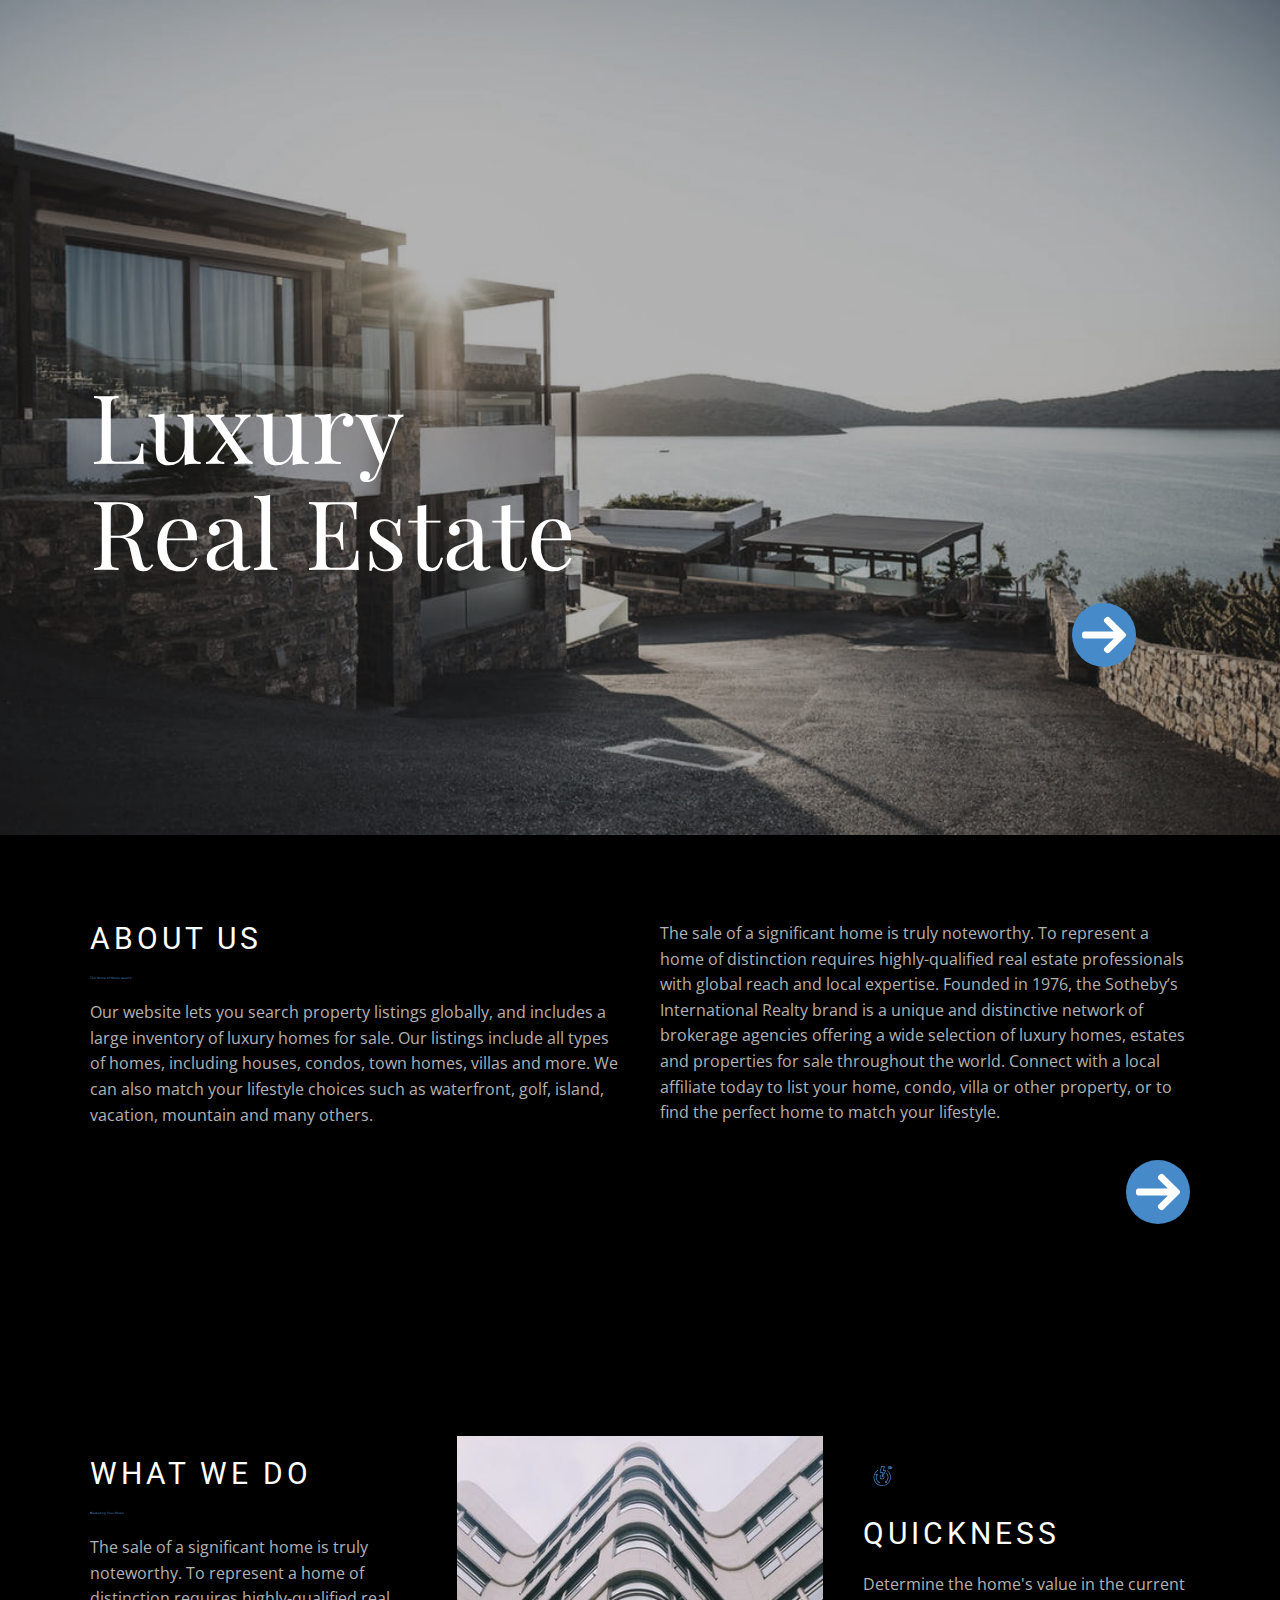
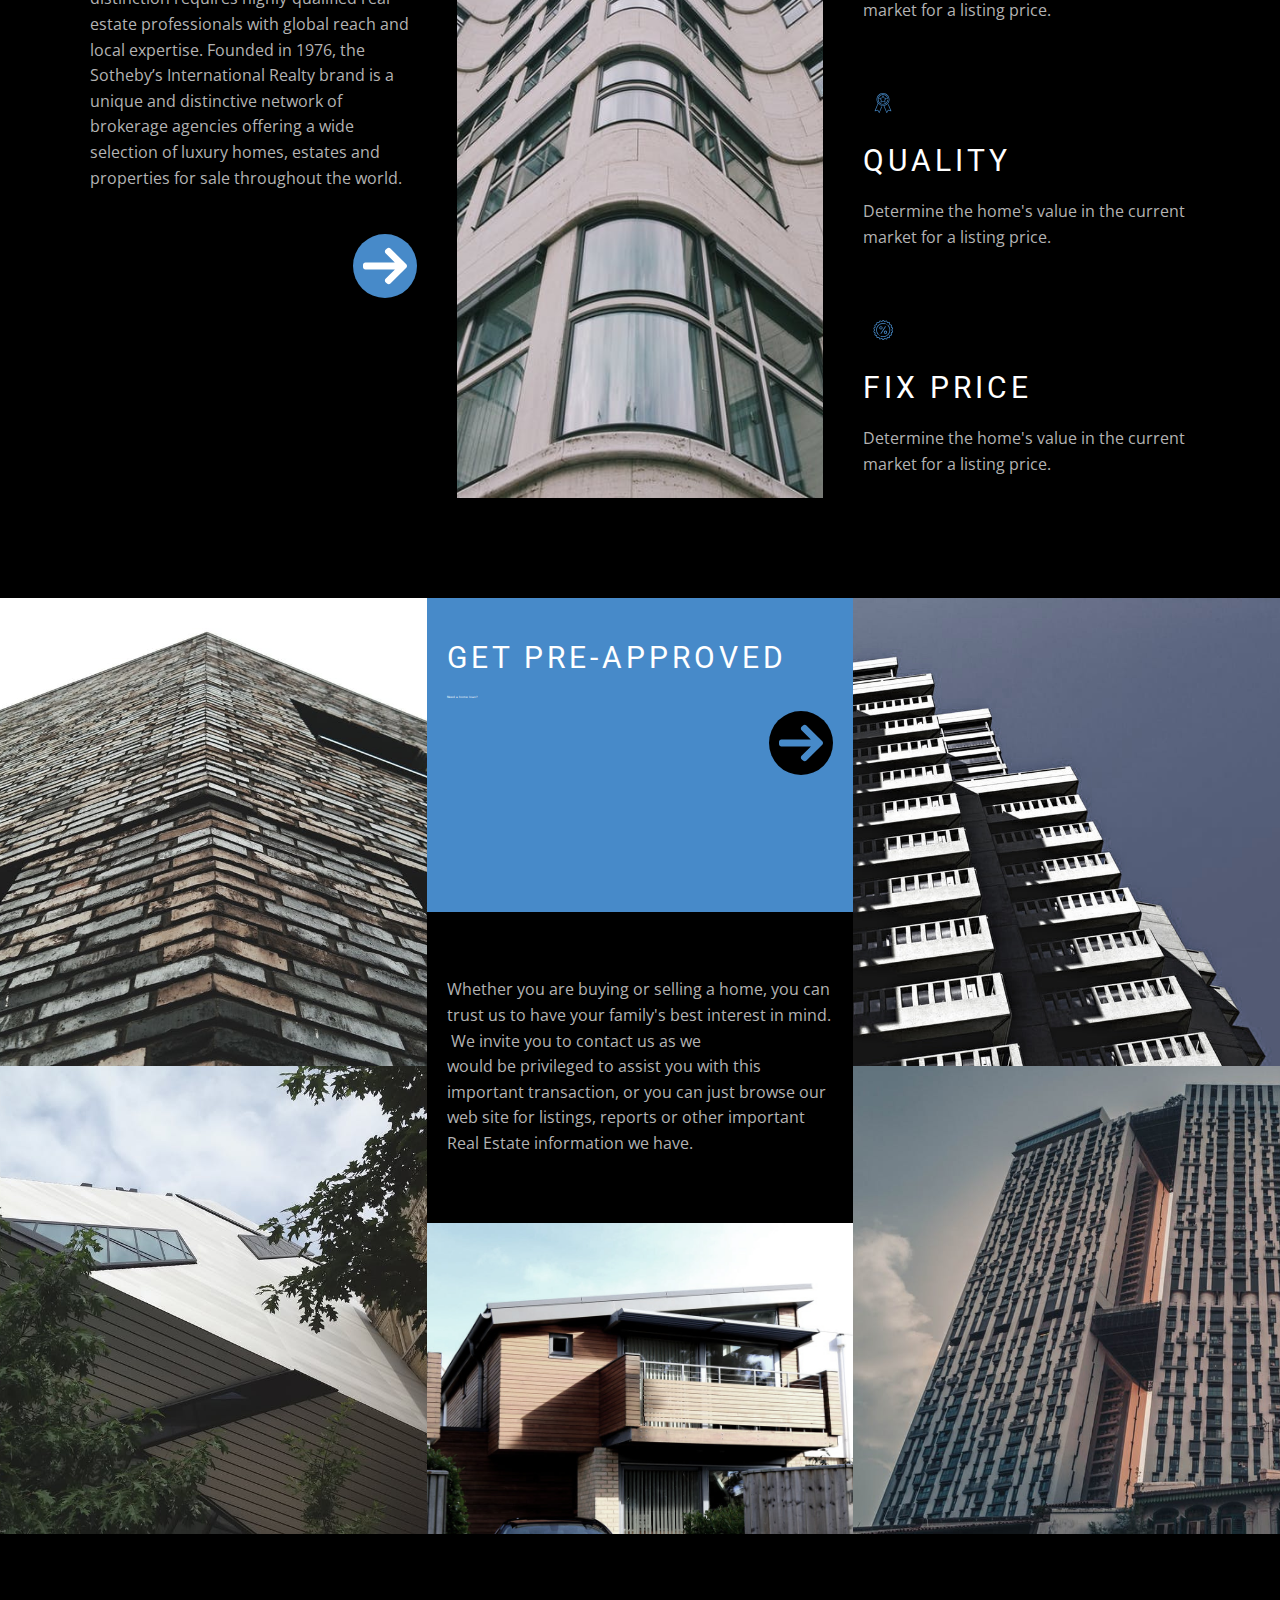
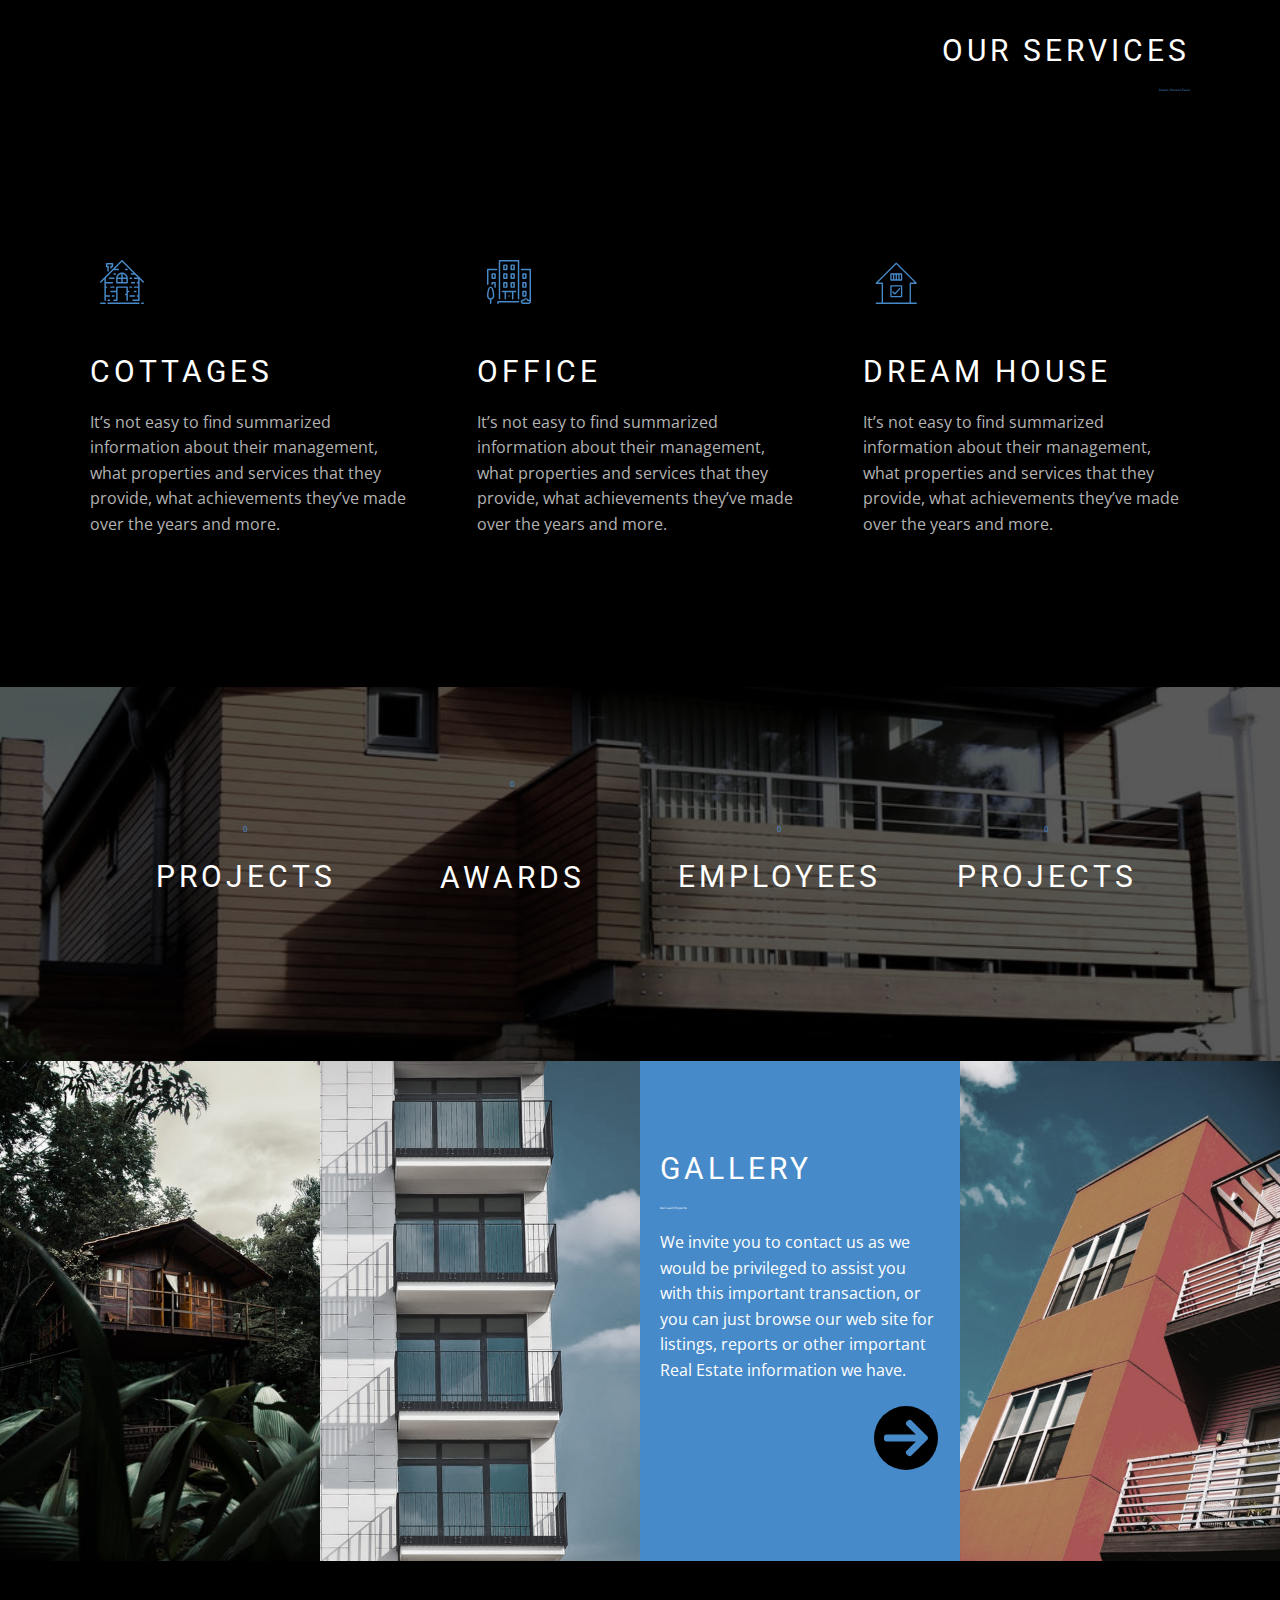
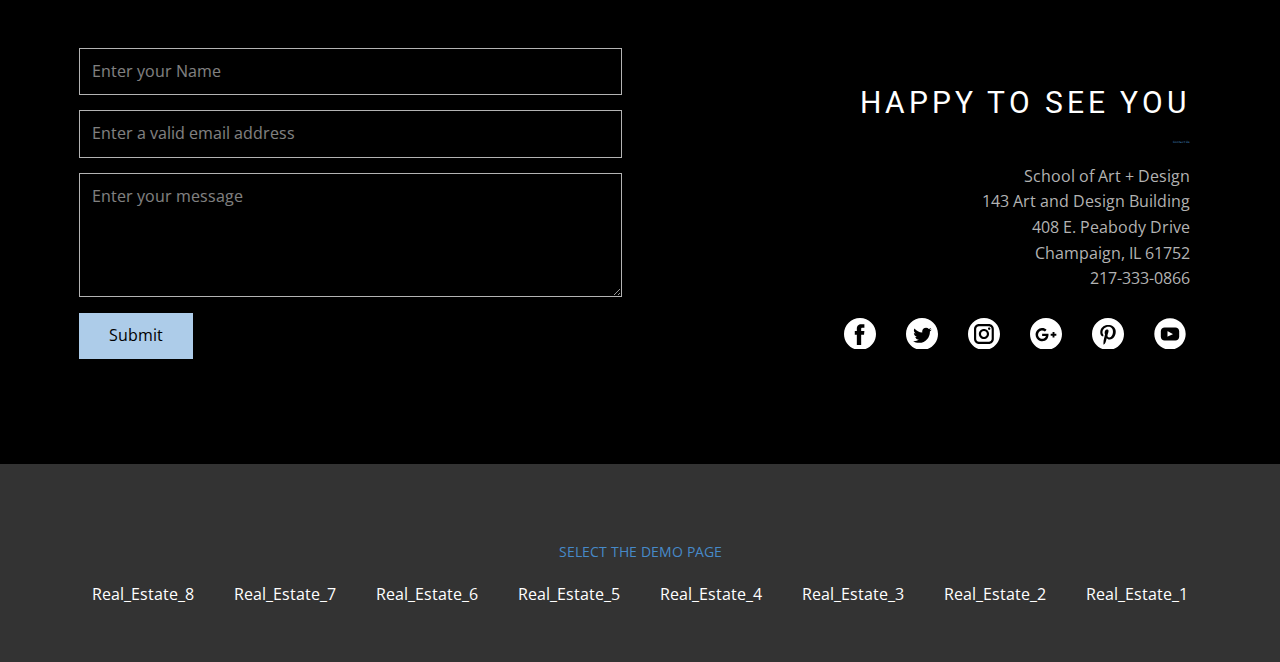
<file: index.html>
<!DOCTYPE html>
<html style="font-size: 16px;">
  <head>
    <meta name="viewport" content="width=device-width, initial-scale=1.0">
    <meta charset="utf-8">
    <meta name="keywords" content="">
    <meta name="description" content="">
    <meta name="page_type" content="np-template-header-footer-from-plugin">
    <title>Real_Estate_2</title>
    <link rel="stylesheet" href="nicepage.css" media="screen">
<link rel="stylesheet" href="Real_Estate_2.css" media="screen">
    <script class="u-script" type="text/javascript" src="jquery.js" defer=""></script>
    <script class="u-script" type="text/javascript" src="nicepage.js" defer=""></script>
    <link id="u-theme-google-font" rel="stylesheet" href="https://fonts.googleapis.com/css?family=Roboto:100,100i,300,300i,400,400i,500,500i,700,700i,900,900i|Open+Sans:300,300i,400,400i,500,500i,600,600i,700,700i,800,800i">
    <link id="u-page-google-font" rel="stylesheet" href="https://fonts.googleapis.com/css?family=Playfair+Display:400,400i,500,500i,600,600i,700,700i,800,800i,900,900i">
    
    
    
    
    
    
    
    
    
    <script type="application/ld+json">{
		"@context": "http://schema.org",
		"@type": "Organization",
		"name": "Demo Page"
}</script>
    <meta name="theme-color" content="#478ac9">
    <meta property="og:title" content="Real_Estate_2">
    <meta property="og:description" content="">
    <meta property="og:type" content="website">
  </head>
  <body data-home-page="Real_Estate_2.html" data-home-page-title="Real_Estate_2" class="u-body u-xl-mode"> 
    <section class="u-clearfix u-image u-shading u-section-1" id="sec-8868">
      <div class="u-clearfix u-sheet u-sheet-1">
        <div class="u-container-style u-expanded-width u-group u-group-1">
          <div class="u-container-layout u-valign-bottom-md u-valign-bottom-sm u-valign-bottom-xs u-container-layout-1">
            <h1 class="u-custom-font u-font-playfair-display u-text u-title u-text-1">Luxury<br> Real Estate
            </h1><span class="u-align-left-md u-align-left-sm u-align-left-xl u-align-left-xs u-icon u-icon-circle u-palette-1-base u-text-white u-icon-1"><svg class="u-svg-link" preserveAspectRatio="xMidYMin slice" viewBox="0 0 492.004 492.004" style=""><use xmlns:xlink="http://www.w3.org/1999/xlink" xlink:href="#svg-cbfe"></use></svg><svg class="u-svg-content" viewBox="0 0 492.004 492.004" x="0px" y="0px" id="svg-cbfe" style="enable-background:new 0 0 492.004 492.004;"><g><g><path d="M484.14,226.886L306.46,49.202c-5.072-5.072-11.832-7.856-19.04-7.856c-7.216,0-13.972,2.788-19.044,7.856l-16.132,16.136    c-5.068,5.064-7.86,11.828-7.86,19.04c0,7.208,2.792,14.2,7.86,19.264L355.9,207.526H26.58C11.732,207.526,0,219.15,0,234.002    v22.812c0,14.852,11.732,27.648,26.58,27.648h330.496L252.248,388.926c-5.068,5.072-7.86,11.652-7.86,18.864    c0,7.204,2.792,13.88,7.86,18.948l16.132,16.084c5.072,5.072,11.828,7.836,19.044,7.836c7.208,0,13.968-2.8,19.04-7.872    l177.68-177.68c5.084-5.088,7.88-11.88,7.86-19.1C492.02,238.762,489.228,231.966,484.14,226.886z"></path>
</g>
</g></svg></span>
          </div>
        </div>
      </div>
    </section>
    <section class="u-black u-clearfix u-section-2" id="sec-6df1">
      <div class="u-clearfix u-sheet u-sheet-1">
        <div class="u-clearfix u-expanded-width u-layout-wrap u-layout-wrap-1">
          <div class="u-layout">
            <div class="u-layout-row">
              <div class="u-container-style u-layout-cell u-left-cell u-size-30 u-layout-cell-1">
                <div class="u-container-layout u-container-layout-1">
                  <h3 class="u-text u-text-1">about us<br>
                  </h3>
                  <h2 class="u-text u-text-palette-1-base u-text-2">The Home of Home Search</h2>
                  <p class="u-text u-text-grey-30 u-text-3">Our website lets you search property listings globally, and includes a large inventory of luxury homes for sale. Our listings include all types of homes, including houses, condos, town homes, villas and more. We can also
                                    match your lifestyle choices such as waterfront, golf, island, vacation, mountain and many others.</p>
                </div>
              </div>
              <div class="u-container-style u-layout-cell u-right-cell u-size-30 u-layout-cell-2">
                <div class="u-container-layout u-container-layout-2">
                  <p class="u-text u-text-grey-30 u-text-4">The sale of a significant home is truly noteworthy. To represent a home of distinction requires highly-qualified real estate professionals with global reach and local expertise. Founded in 1976, the Sotheby’s International
                                    Realty brand is a unique and distinctive network of brokerage agencies offering a wide selection of luxury homes, estates and properties for sale throughout the world. Connect with a local affiliate today to list your
                                    home, condo, villa or other property, or to find the perfect home to match your lifestyle.</p><span class="u-align-left u-icon u-icon-circle u-palette-1-base u-text-white u-icon-1"><svg class="u-svg-link" preserveAspectRatio="xMidYMin slice" viewBox="0 0 492.004 492.004" style=""><use xmlns:xlink="http://www.w3.org/1999/xlink" xlink:href="#svg-0669"></use></svg><svg class="u-svg-content" viewBox="0 0 492.004 492.004" x="0px" y="0px" id="svg-0669" style="enable-background:new 0 0 492.004 492.004;"><g><g><path d="M484.14,226.886L306.46,49.202c-5.072-5.072-11.832-7.856-19.04-7.856c-7.216,0-13.972,2.788-19.044,7.856l-16.132,16.136    c-5.068,5.064-7.86,11.828-7.86,19.04c0,7.208,2.792,14.2,7.86,19.264L355.9,207.526H26.58C11.732,207.526,0,219.15,0,234.002    v22.812c0,14.852,11.732,27.648,26.58,27.648h330.496L252.248,388.926c-5.068,5.072-7.86,11.652-7.86,18.864    c0,7.204,2.792,13.88,7.86,18.948l16.132,16.084c5.072,5.072,11.828,7.836,19.044,7.836c7.208,0,13.968-2.8,19.04-7.872    l177.68-177.68c5.084-5.088,7.88-11.88,7.86-19.1C492.02,238.762,489.228,231.966,484.14,226.886z"></path>
</g>
</g></svg></span>
                </div>
              </div>
            </div>
          </div>
        </div>
      </div>
    </section>
    <section class="u-black u-clearfix u-section-3" id="sec-6d06">
      <div class="u-clearfix u-sheet u-sheet-1">
        <div class="u-clearfix u-expanded-width u-gutter-20 u-layout-wrap u-layout-wrap-1">
          <div class="u-layout">
            <div class="u-layout-row">
              <div class="u-size-20 u-size-60-md">
                <div class="u-layout-row">
                  <div class="u-container-style u-layout-cell u-left-cell u-size-60 u-layout-cell-1">
                    <div class="u-container-layout u-valign-middle-md u-container-layout-1">
                      <h3 class="u-text u-text-1">what we do<br>
                      </h3>
                      <h2 class="u-text u-text-palette-1-base u-text-2">Marketing Your Home</h2>
                      <p class="u-text u-text-grey-30 u-text-3">The sale of a significant home is truly noteworthy. To represent a home of distinction requires highly-qualified real estate professionals with global reach and local expertise. Founded in 1976, the Sotheby’s International
                                            Realty brand is a unique and distinctive network of brokerage agencies offering a wide selection of luxury homes, estates and properties for sale throughout the world.</p><span class="u-align-left u-icon u-icon-circle u-palette-1-base u-text-white u-icon-1"><svg class="u-svg-link" preserveAspectRatio="xMidYMin slice" viewBox="0 0 492.004 492.004" style=""><use xmlns:xlink="http://www.w3.org/1999/xlink" xlink:href="#svg-4e53"></use></svg><svg class="u-svg-content" viewBox="0 0 492.004 492.004" x="0px" y="0px" id="svg-4e53" style="enable-background:new 0 0 492.004 492.004;"><g><g><path d="M484.14,226.886L306.46,49.202c-5.072-5.072-11.832-7.856-19.04-7.856c-7.216,0-13.972,2.788-19.044,7.856l-16.132,16.136    c-5.068,5.064-7.86,11.828-7.86,19.04c0,7.208,2.792,14.2,7.86,19.264L355.9,207.526H26.58C11.732,207.526,0,219.15,0,234.002    v22.812c0,14.852,11.732,27.648,26.58,27.648h330.496L252.248,388.926c-5.068,5.072-7.86,11.652-7.86,18.864    c0,7.204,2.792,13.88,7.86,18.948l16.132,16.084c5.072,5.072,11.828,7.836,19.044,7.836c7.208,0,13.968-2.8,19.04-7.872    l177.68-177.68c5.084-5.088,7.88-11.88,7.86-19.1C492.02,238.762,489.228,231.966,484.14,226.886z"></path>
</g>
</g></svg></span>
                    </div>
                  </div>
                </div>
              </div>
              <div class="u-size-20 u-size-40-md">
                <div class="u-layout-row">
                  <div class="u-container-style u-image u-layout-cell u-size-60 u-image-1">
                    <div class="u-container-layout"></div>
                  </div>
                </div>
              </div>
              <div class="u-size-20 u-size-20-md">
                <div class="u-layout-col">
                  <div class="u-container-style u-layout-cell u-right-cell u-size-20 u-layout-cell-3">
                    <div class="u-container-layout u-container-layout-3"><span class="u-icon u-icon-circle u-text-palette-1-base u-icon-2"><svg class="u-svg-link" preserveAspectRatio="xMidYMin slice" viewBox="0 0 480.001 480.001" style=""><use xmlns:xlink="http://www.w3.org/1999/xlink" xlink:href="#svg-18b4"></use></svg><svg class="u-svg-content" viewBox="0 0 480.001 480.001" x="0px" y="0px" id="svg-18b4" style="enable-background:new 0 0 480.001 480.001;"><g><g><path d="M342.662,102.54l-9.289,13.031c86.366,61.508,106.517,181.384,45.009,267.75s-181.384,106.517-267.75,45.009    S4.114,246.946,65.623,160.58c15.965-22.417,36.564-41.14,60.399-54.899l-8.008-13.844    c-99.49,57.452-133.569,184.678-76.117,284.168c37.158,64.347,105.817,103.988,180.121,103.996    c114.884-0.009,208.009-93.148,208-208.032C430.012,204.689,397.467,141.566,342.662,102.54z"></path>
</g>
</g><g><g><path d="M86.017,272.001c-0.003-21.386,5.06-42.469,14.774-61.522l9.796,24.491l14.859-5.937l-16-40    c-1.422-3.591-5.215-5.646-9-4.875l-40,8l3.141,15.688l22.935-4.587c-38.029,74.767-8.247,166.206,66.52,204.235    c3.231,1.644,6.521,3.171,9.861,4.579l6.227-14.734C118.71,376.113,85.948,326.707,86.017,272.001z"></path>
</g>
</g><g><g><path d="M370.017,272.001c0.154-41.482-16.8-81.194-46.867-109.773l-11.07,11.547c54.24,51.929,56.113,137.997,4.184,192.236    c-3.247,3.391-6.667,6.612-10.246,9.649v-23.659h-16v40c0.001,3.812,2.691,7.095,6.43,7.844l40,8l3.141-15.688l-22.884-4.575    C350.552,358.728,370.04,316.479,370.017,272.001z"></path>
</g>
</g><g><g><path d="M310.021,105.077c-1.217-0.704-2.598-1.075-4.003-1.076h-45.945l21.742-94.203c0.99-4.308-1.7-8.604-6.008-9.594    c-0.587-0.135-1.187-0.203-1.789-0.203h-72c-3.75-0.001-6.997,2.604-7.809,6.266l-32,144c-0.526,2.369,0.05,4.848,1.566,6.742    c1.52,1.891,3.816,2.991,6.242,2.992h62.105l-21.929,102.32c-0.825,3.849,1.272,7.726,4.945,9.141    c0.916,0.357,1.891,0.54,2.875,0.539c2.855,0,5.495-1.521,6.926-3.992l88-152C315.152,112.184,313.846,107.29,310.021,105.077z     M236.439,216.212l13.402-62.531c0.928-4.32-1.822-8.574-6.142-9.502c-0.553-0.119-1.117-0.179-1.682-0.178H179.99l28.445-128    h55.527l-21.742,94.203c-0.99,4.308,1.7,8.604,6.008,9.594c0.587,0.135,1.187,0.203,1.789,0.203h42.125L236.439,216.212z"></path>
</g>
</g><g><g><path d="M266.522,235.993l-13.852,8.016c11.038,19.137,4.472,43.599-14.665,54.637c-19.137,11.038-43.599,4.472-54.637-14.665    c-11.038-19.137-4.472-43.599,14.665-54.637c2.118-1.221,4.343-2.246,6.648-3.062l-5.328-15.094    c-29.163,10.311-44.445,42.312-34.134,71.475c7.911,22.375,29.066,37.335,52.798,37.338c30.936-0.008,56.008-25.094,56-56.03    C274.015,254.149,271.43,244.5,266.522,235.993z"></path>
</g>
</g><g><g><path d="M464.264,35.001c-0.369-0.462-0.788-0.881-1.25-1.25l-40-32c-3.452-2.759-8.487-2.197-11.245,1.255    c-1.133,1.418-1.751,3.179-1.751,4.995v15.353L383.014,1.751c-3.452-2.759-8.487-2.197-11.245,1.255    c-1.133,1.418-1.751,3.179-1.751,4.995v64c0.001,4.419,3.584,8.001,8.004,8c1.814,0,3.575-0.617,4.993-1.75l27.004-21.603v15.353    c0.001,4.419,3.584,8.001,8.004,8c1.814,0,3.575-0.617,4.993-1.75l40-32C466.465,43.49,467.025,38.453,464.264,35.001z     M386.017,55.353V24.649l19.195,15.352L386.017,55.353z M426.017,55.353V24.649l19.195,15.352L426.017,55.353z"></path>
</g>
</g></svg></span>
                      <h3 class="u-text u-text-4">quickness</h3>
                      <p class="u-text u-text-grey-30 u-text-5">Determine the home's value in the current market for a listing price.</p>
                    </div>
                  </div>
                  <div class="u-container-style u-layout-cell u-right-cell u-size-20 u-layout-cell-4">
                    <div class="u-container-layout u-container-layout-4"><span class="u-icon u-icon-circle u-text-palette-1-base u-icon-3"><svg class="u-svg-link" preserveAspectRatio="xMidYMin slice" viewBox="0 0 470 470" style=""><use xmlns:xlink="http://www.w3.org/1999/xlink" xlink:href="#svg-481a"></use></svg><svg class="u-svg-content" viewBox="0 0 470 470" id="svg-481a"><g><path d="m429.591,418.378l-62.223-150.218c-1.585-3.826-5.972-5.645-9.799-4.059s-5.645,5.973-4.059,9.799l56.251,135.801-51.309-14.867c-3.368-0.977-6.965,0.513-8.656,3.586l-25.769,46.793-60.357-145.716c69.663-13.434 122.447-74.853 122.447-148.378 0.001-83.327-67.79-151.119-151.117-151.119s-151.119,67.792-151.119,151.119c0,33.751 11.124,64.951 29.896,90.133l-73.368,177.126c-1.103,2.664-0.582,5.724 1.341,7.872 1.922,2.148 4.907,3.004 7.676,2.202l60.533-17.541 30.4,55.207c1.324,2.403 3.847,3.882 6.568,3.882 0.138,0 0.277-0.004 0.416-0.011 2.879-0.16 5.411-1.955 6.515-4.619l58.136-140.353c1.585-3.827-0.232-8.214-4.059-9.799-3.827-1.585-8.214,0.232-9.799,4.059l-52.165,125.936-25.767-46.793c-1.692-3.073-5.291-4.563-8.657-3.586l-51.308,14.867 64.397-155.469c27.598,29.52 66.86,48.005 110.364,48.005 4.491,0 8.933-0.209 13.325-0.594l67.818,163.727c1.103,2.664 3.636,4.459 6.514,4.618 0.14,0.008 0.278,0.012 0.417,0.012 2.721,0 5.244-1.479 6.567-3.882l30.401-55.207 60.533,17.541c2.771,0.803 5.753-0.054 7.676-2.202 1.923-2.148 2.443-5.208 1.34-7.872zm-330.71-267.259c2.84217e-14-75.056 61.063-136.119 136.119-136.119 75.056,0 136.118,61.063 136.118,136.119s-61.062,136.118-136.118,136.118c-75.056,0-136.119-61.062-136.119-136.118z"></path><path d="m321.659,122.961c-0.863-2.658-3.135-4.616-5.892-5.079l-50.467-8.469-23.649-45.379c-1.292-2.479-3.855-4.034-6.651-4.034-2.795,0-5.359,1.555-6.651,4.034l-23.65,45.379-50.466,8.469c-2.757,0.462-5.028,2.42-5.892,5.079-0.864,2.659-0.178,5.577 1.781,7.572l35.85,36.515-7.54,50.614c-0.412,2.765 0.748,5.529 3.01,7.173 2.26,1.642 5.249,1.891 7.751,0.646l45.807-22.812 45.806,22.812c1.059,0.527 2.203,0.787 3.343,0.787 1.557,0 3.104-0.484 4.409-1.432 2.262-1.644 3.422-4.408 3.01-7.173l-7.539-50.614 35.85-36.516c1.958-1.995 2.644-4.913 1.78-7.572zm-50.951,36.244c-1.648,1.679-2.413,4.033-2.066,6.359l5.97,40.074-36.268-18.061c-1.054-0.524-2.198-0.787-3.344-0.787-1.145,0-2.291,0.262-3.343,0.787l-36.268,18.061 5.97-40.074c0.347-2.326-0.418-4.681-2.066-6.359l-28.385-28.912 39.957-6.706c2.32-0.389 4.323-1.844 5.41-3.93l18.725-35.929 18.725,35.93c1.088,2.086 3.09,3.541 5.41,3.93l39.958,6.706-28.385,28.911z"></path><path d="m348.612,158.684c-4.107-0.549-7.877,2.343-8.42,6.45-6.957,52.507-52.18,92.104-105.192,92.104-58.514,0-106.119-47.604-106.119-106.119s47.605-106.119 106.119-106.119c53.013,0 98.235,39.596 105.192,92.104 0.543,4.107 4.32,7.001 8.42,6.45 4.105-0.544 6.994-4.314 6.449-8.42-7.94-59.936-59.555-105.134-120.061-105.134-66.785,0-121.119,54.333-121.119,121.119s54.334,121.118 121.119,121.118c60.506,0 112.121-45.198 120.062-105.134 0.544-4.105-2.344-7.875-6.45-8.419z"></path>
</g></svg></span>
                      <h3 class="u-text u-text-6">quality</h3>
                      <p class="u-text u-text-grey-30 u-text-7">Determine the home's value in the current market for a listing price.</p>
                    </div>
                  </div>
                  <div class="u-container-style u-layout-cell u-right-cell u-size-20 u-layout-cell-5">
                    <div class="u-container-layout u-container-layout-5"><span class="u-icon u-icon-circle u-text-palette-1-base u-icon-4"><svg class="u-svg-link" preserveAspectRatio="xMidYMin slice" viewBox="-4 0 511 512" style=""><use xmlns:xlink="http://www.w3.org/1999/xlink" xlink:href="#svg-d92b"></use></svg><svg class="u-svg-content" viewBox="-4 0 511 512" id="svg-d92b"><path d="m252.691406 0c12.023438 0 20.320313 9.480469 28.539063 18.871094 4.867187 5.5625 9.691406 11.074218 12.644531 11.609375 3.023438.550781 9.515625-3.054688 15.96875-6.640625 10.675781-5.933594 21.292969-11.828125 32.164062-7.78125 10.992188 4.09375 15.109376 15.617187 19.210938 27.101562 2.429688 6.796875 4.847656 13.570313 7.160156 14.925782 2.316406 1.355468 9.4375.109374 16.546875-1.132813 11.9375-2.089844 23.859375-4.175781 32.710938 3.289063 8.804687 7.429687 8.75 19.558593 8.695312 31.6875-.03125 7.160156-.066406 14.320312 1.664063 16.371093 1.730468 2.054688 8.785156 3.242188 15.84375 4.429688 11.980468 2.019531 23.980468 4.039062 29.851562 14.058593 5.855469 9.996094 1.816406 21.398438-2.238281 32.839844-2.433594 6.863282-4.875 13.75-3.890625 16.394532.984375 2.636718 7.230469 6.269531 13.507812 9.921874 10.640626 6.1875 21.34375 12.410157 23.464844 24.09375 2.085938 11.484376-5.503906 21.035157-13.160156 30.675782-4.695312 5.914062-9.433594 11.878906-9.433594 15.285156 0 3.410156 4.738282 9.375 9.433594 15.289062 7.65625 9.636719 15.246094 19.1875 13.160156 30.671876-2.121094 11.683593-12.824218 17.910156-23.464844 24.097656-6.277343 3.648437-12.523437 7.28125-13.507812 9.921875-.984375 2.644531 1.457031 9.53125 3.890625 16.394531 4.054687 11.441406 8.09375 22.84375 2.238281 32.835938-5.871094 10.023437-17.871094 12.042968-29.851562 14.058593-7.058594 1.191407-14.113282 2.378907-15.84375 4.429688-1.730469 2.054687-1.695313 9.214843-1.664063 16.375.054688 12.128906.109375 24.257812-8.695312 31.6875-8.851563 7.464843-20.773438 5.378906-32.710938 3.289062-7.109375-1.242187-14.230469-2.488281-16.546875-1.132812-2.3125 1.355469-4.730468 8.128906-7.160156 14.925781-4.101562 11.484375-8.21875 23.007812-19.210938 27.101562-10.871093 4.046876-21.488281-1.851562-32.164062-7.78125-6.453125-3.585937-12.941406-7.191406-15.96875-6.640624-2.953125.535156-7.777344 6.046874-12.644531 11.605468-8.21875 9.390625-16.515625 18.871094-28.539063 18.871094-12.019531 0-20.316406-9.480469-28.539062-18.871094-4.863282-5.5625-9.6875-11.074218-12.644532-11.609375-3.023437-.550781-9.511718 3.054688-15.96875 6.640625-10.675781 5.933594-21.289062 11.828125-32.160156 7.78125-10.996094-4.09375-15.109375-15.617187-19.214844-27.101562-2.425781-6.792969-4.847656-13.570313-7.160156-14.925782-2.3125-1.355468-9.433594-.109374-16.546875 1.136719-11.9375 2.085938-23.859375 4.171875-32.710937-3.292969-8.804688-7.429687-8.75-19.558593-8.695313-31.6875.035157-7.160156.066407-14.320312-1.664062-16.371093-1.730469-2.054688-8.78125-3.242188-15.84375-4.429688-11.980469-2.015625-23.980469-4.039062-29.851563-14.058593-5.851562-9.996094-1.8125-21.398438 2.242188-32.839844 2.433594-6.863282 4.871094-13.75 3.886718-16.394532-.980468-2.636718-7.226562-6.269531-13.507812-9.921874-10.636719-6.1875-21.34375-12.410157-23.460938-24.09375-2.085937-11.484376 5.5-21.039063 13.15625-30.675782 4.699219-5.914062 9.4375-11.878906 9.4375-15.289062 0-3.40625-4.738281-9.371094-9.4375-15.285156-7.65625-9.640626-15.242187-19.1875-13.15625-30.675782 2.117188-11.683594 12.824219-17.90625 23.460938-24.09375 6.28125-3.652344 12.527344-7.285156 13.507812-9.921875.984376-2.644531-1.453124-9.53125-3.886718-16.394531-4.054688-11.441406-8.097656-22.84375-2.242188-32.835938 5.871094-10.023437 17.871094-12.042968 29.851563-14.058593 7.0625-1.191407 14.113281-2.378907 15.84375-4.429688 1.730469-2.054687 1.699219-9.214843 1.664062-16.375-.054687-12.128906-.109375-24.261719 8.695313-31.683593 8.851562-7.464844 20.773437-5.382813 32.710937-3.292969 7.113281 1.242187 14.234375 2.488281 16.546875 1.132812 2.3125-1.351562 4.734375-8.128906 7.160156-14.925781 4.101563-11.480469 8.222657-23.007812 19.214844-27.101562 10.871094-4.046876 21.484375 1.851562 32.160156 7.78125 6.457032 3.585937 12.945313 7.191406 15.96875 6.640624 2.957032-.535156 7.78125-6.046874 12.644532-11.605468 8.222656-9.390625 16.519531-18.871094 28.539062-18.871094zm123.921875 129.175781c-5.523437 0-10 4.476563-10 10 0 2.460938.890625 4.714844 2.367188 6.457031v.003907l-.003907-.003907.03125.035157c.203126.238281.417969.464843.640626.679687 26.894531 28.671875 43.363281 67.238282 43.363281 109.652344 0 44.273438-17.941407 84.351562-46.953125 113.363281-29.011719 29.015625-69.09375 46.957031-113.367188 46.957031-18.953125 0-37.136718-3.289062-54.011718-9.328124-.300782-.125-.613282-.234376-.929688-.332032l-.023438-.011718v.003906c-.917968-.277344-1.894531-.429688-2.902343-.429688-5.519531 0-10 4.476563-10 10 0 4.53125 3.015625 8.355469 7.144531 9.585938 18.972656 6.785156 39.417969 10.484375 60.722656 10.484375 49.785156 0 94.859375-20.183594 127.484375-52.808594 32.628907-32.628906 52.808594-77.699219 52.808594-127.484375 0-47.640625-18.480469-90.960938-48.65625-123.191406-1.835937-2.21875-4.609375-3.632813-7.714844-3.632813zm-30.179687-25.382812c-5.519532 0-10 4.476562-10 10 0 5.519531 4.480468 10 10 10 5.523437 0 10-4.480469 10-10 0-5.523438-4.476563-10-10-10zm-32.457032-17.398438c-19.132812-6.914062-39.765624-10.6875-61.285156-10.6875-49.785156 0-94.855468 20.179688-127.484375 52.808594-32.625 32.625-52.808593 77.699219-52.808593 127.484375 0 47.539062 18.402343 90.777344 48.464843 122.988281 1.835938 2.195313 4.59375 3.59375 7.679688 3.59375 5.523437 0 10-4.476562 10-10 0-2.453125-.882813-4.699219-2.351563-6.4375v-.007812l-.039062-.042969c-.195313-.230469-.402344-.449219-.617188-.65625-26.773437-28.652344-43.164062-67.128906-43.164062-109.4375 0-44.273438 17.945312-84.355469 46.957031-113.363281 29.011719-29.015625 69.09375-46.957031 113.363281-46.957031 19.132813 0 37.480469 3.351562 54.492188 9.5h.003906c1.203125.511718 2.523438.792968 3.914062.792968 5.523438 0 10-4.476562 10-10 0-4.523437-3.003906-8.34375-7.125-9.578125zm-155.027343 301.8125c-5.519531 0-10 4.476563-10 10 0 5.523438 4.480469 10 10 10 5.523437 0 10-4.476562 10-10 0-5.523437-4.476563-10-10-10zm35.523437-230.488281c-11.464844 0-21.84375 4.644531-29.359375 12.160156-7.511719 7.515625-12.160156 17.894532-12.160156 29.359375 0 11.460938 4.648437 21.84375 12.160156 29.355469 7.515625 7.515625 17.894531 12.164062 29.359375 12.164062s21.84375-4.648437 29.359375-12.164062c7.511719-7.511719 12.160157-17.894531 12.160157-29.355469 0-11.464843-4.648438-21.84375-12.160157-29.359375-7.515625-7.515625-17.894531-12.160156-29.359375-12.160156zm15.238282 26.28125c-3.898438-3.898438-9.285157-6.3125-15.238282-6.3125-5.949218 0-11.339844 2.414062-15.238281 6.3125s-6.308594 9.285156-6.308594 15.238281c0 5.949219 2.410157 11.339844 6.308594 15.238281 3.898437 3.894532 9.289063 6.308594 15.238281 6.308594 5.953125 0 11.339844-2.410156 15.238282-6.308594 3.898437-3.898437 6.308593-9.289062 6.308593-15.238281 0-5.953125-2.410156-11.339843-6.308593-15.238281zm92.894531-21.757812-116.441407 176.59375c-3.015624 4.589843-1.742187 10.753906 2.847657 13.769531 4.589843 3.015625 10.753906 1.742187 13.769531-2.847657l116.441406-176.59375c3.015625-4.589843 1.742188-10.753906-2.847656-13.769531s-10.753906-1.742187-13.769531 2.847657zm8.308593 109c-11.464843 0-21.847656 4.648437-29.359374 12.160156-7.511719 7.515625-12.160157 17.898437-12.160157 29.359375 0 11.464843 4.648438 21.84375 12.160157 29.359375 7.515624 7.511718 17.894531 12.160156 29.359374 12.160156 11.464844 0 21.84375-4.648438 29.355469-12.160156 7.515625-7.515625 12.164063-17.894532 12.164063-29.359375 0-11.464844-4.648438-21.84375-12.164063-29.359375-7.511719-7.511719-17.890625-12.160156-29.355469-12.160156zm15.234376 26.28125c-3.894532-3.894532-9.285157-6.308594-15.234376-6.308594-5.953124 0-11.339843 2.410156-15.238281 6.308594-3.898437 3.898437-6.3125 9.289062-6.3125 15.238281 0 5.953125 2.414063 11.339843 6.3125 15.238281 3.898438 3.898438 9.285157 6.308594 15.238281 6.308594 5.949219 0 11.339844-2.410156 15.234376-6.308594 3.902343-3.898438 6.3125-9.285156 6.3125-15.238281 0-5.949219-2.410157-11.335938-6.3125-15.238281zm-59.894532-265.542969c-5.230468-5.976563-10.507812-12.007813-13.558594-12.007813-3.054687 0-8.332031 6.03125-13.5625 12.007813-7.160156 8.179687-14.261718 16.292969-24.113281 18.082031-10 1.816406-19.601562-3.519531-29.152343-8.828125-6.65625-3.699219-13.277344-7.375-15.542969-6.53125-2.234375.832031-4.800781 8.011719-7.355469 15.164063-3.636719 10.175781-7.257812 20.320312-15.898438 25.378906-8.699218 5.097656-19.378906 3.230468-30.042968 1.363281-7.363282-1.285156-14.722656-2.574219-16.402344-1.152344-1.742188 1.46875-1.710938 8.933594-1.675781 16.394531.050781 10.839844.097656 21.679688-6.347657 29.324219-6.425781 7.621094-17.097656 9.417969-27.78125 11.214844-7.394531 1.246094-14.808593 2.492187-15.960937 4.464844-1.148437 1.957031 1.359375 9.039062 3.878906 16.140625 3.625 10.230468 7.261719 20.492187 3.730469 29.96875-3.484375 9.355468-12.800781 14.773437-22.167969 20.222656-6.679687 3.882812-13.402343 7.792969-13.867187 10.363281-.472656 2.605469 4.332031 8.652344 9.179687 14.757813 6.875 8.652344 13.808594 17.378906 13.808594 27.691406 0 10.316406-6.933594 19.039062-13.808594 27.695312-4.847656 6.101563-9.652343 12.148438-9.179687 14.757813.464844 2.570313 7.1875 6.476563 13.867187 10.363281 9.367188 5.445313 18.683594 10.863282 22.167969 20.21875 3.53125 9.480469-.105469 19.742188-3.730469 29.972656-2.519531 7.101563-5.027343 14.179688-3.878906 16.140626 1.152344 1.96875 8.5625 3.21875 15.960937 4.460937 10.6875 1.800781 21.355469 3.59375 27.78125 11.21875 6.445313 7.640625 6.398438 18.480469 6.347657 29.324219-.035157 7.460937-.066407 14.921875 1.675781 16.394531 1.683594 1.417969 9.039062.132813 16.402344-1.15625 10.664062-1.863281 21.34375-3.734375 30.042968 1.363281 8.640626 5.058594 12.265626 15.203125 15.898438 25.378906 2.554688 7.152344 5.121094 14.335938 7.355469 15.164063 2.265625.84375 8.886719-2.832031 15.542969-6.53125 9.550781-5.304687 19.152343-10.640625 29.152343-8.824219 9.855469 1.785156 16.953125 9.898438 24.113281 18.082032 5.230469 5.976562 10.507813 12.007812 13.5625 12.007812 3.050782 0 8.328126-6.03125 13.558594-12.007812 7.160156-8.183594 14.261719-16.296876 24.109375-18.082032 10-1.816406 19.605469 3.519532 29.15625 8.824219 6.65625 3.699219 13.277344 7.375 15.542969 6.53125 2.234375-.828125 4.800781-8.011719 7.355469-15.164063 3.636719-10.175781 7.257812-20.316406 15.894531-25.378906 8.703125-5.097656 19.378906-3.230468 30.042969-1.363281 7.367187 1.289063 14.722656 2.578125 16.410156 1.15625 1.738281-1.472656 1.707031-8.933594 1.671875-16.394531-.050781-10.839844-.097656-21.683594 6.347656-29.324219 6.425782-7.625 17.09375-9.417969 27.777344-11.21875 7.398438-1.242187 14.8125-2.492187 15.964844-4.460937 1.148437-1.960938-1.359375-9.039063-3.878906-16.140626-3.625-10.230468-7.261719-20.492187-3.730469-29.972656 3.480469-9.355468 12.800781-14.773437 22.164062-20.21875 6.683594-3.886718 13.402344-7.792968 13.871094-10.363281.472656-2.609375-4.332031-8.65625-9.179687-14.757813-6.875-8.65625-13.808594-17.378906-13.808594-27.695312 0-10.3125 6.933594-19.039062 13.808594-27.691406 4.847656-6.105469 9.652343-12.152344 9.179687-14.757813-.46875-2.570312-7.1875-6.480469-13.871094-10.363281-9.363281-5.449219-18.683593-10.867188-22.164062-20.222656-3.53125-9.476563.105469-19.738282 3.730469-29.96875 2.519531-7.101563 5.027343-14.183594 3.878906-16.140625-1.152344-1.972657-8.566406-3.21875-15.964844-4.464844-10.683594-1.796875-21.351562-3.59375-27.777344-11.214844-6.445312-7.644531-6.398437-18.484375-6.347656-29.324219.035156-7.460937.066406-14.925781-1.671875-16.394531-1.6875-1.421875-9.042969-.132812-16.410156 1.152344-10.664063 1.867187-21.339844 3.734375-30.039063-1.363281-8.640625-5.058594-12.265625-15.203125-15.898437-25.378906-2.554688-7.152344-5.121094-14.332032-7.355469-15.164063-2.265625-.84375-8.886719 2.832031-15.542969 6.53125-9.554687 5.308594-19.15625 10.644531-29.15625 8.828125-9.851562-1.789062-16.949219-9.902344-24.109375-18.082031zm0 0" fill-rule="evenodd"></path></svg></span>
                      <h3 class="u-text u-text-8">fix price</h3>
                      <p class="u-text u-text-grey-30 u-text-9">Determine the home's value in the current market for a listing price.</p>
                    </div>
                  </div>
                </div>
              </div>
            </div>
          </div>
        </div>
      </div>
    </section>
    <section class="u-clearfix u-section-4" id="sec-bdac">
      <div class="u-clearfix u-expanded-width u-layout-wrap u-layout-wrap-1">
        <div class="u-layout">
          <div class="u-layout-row">
            <div class="u-size-20 u-size-30-md">
              <div class="u-layout-col">
                <div class="u-container-style u-image u-layout-cell u-left-cell u-size-30 u-image-1">
                  <div class="u-container-layout"></div>
                </div>
                <div class="u-container-style u-image u-layout-cell u-left-cell u-size-30 u-image-2">
                  <div class="u-container-layout"></div>
                </div>
              </div>
            </div>
            <div class="u-size-20 u-size-30-md">
              <div class="u-layout-col">
                <div class="u-container-style u-layout-cell u-palette-1-base u-size-20 u-layout-cell-3">
                  <div class="u-container-layout u-container-layout-3">
                    <h3 class="u-text u-text-1">Get pre-approved</h3>
                    <h2 class="u-text u-text-2">Need a home loan?<br>
                    </h2><span class="u-align-left u-black u-icon u-icon-circle u-text-palette-1-base u-icon-1"><svg class="u-svg-link" preserveAspectRatio="xMidYMin slice" viewBox="0 0 492.004 492.004" style=""><use xmlns:xlink="http://www.w3.org/1999/xlink" xlink:href="#svg-2bc9"></use></svg><svg class="u-svg-content" viewBox="0 0 492.004 492.004" x="0px" y="0px" id="svg-2bc9" style="enable-background:new 0 0 492.004 492.004;"><g><g><path d="M484.14,226.886L306.46,49.202c-5.072-5.072-11.832-7.856-19.04-7.856c-7.216,0-13.972,2.788-19.044,7.856l-16.132,16.136    c-5.068,5.064-7.86,11.828-7.86,19.04c0,7.208,2.792,14.2,7.86,19.264L355.9,207.526H26.58C11.732,207.526,0,219.15,0,234.002    v22.812c0,14.852,11.732,27.648,26.58,27.648h330.496L252.248,388.926c-5.068,5.072-7.86,11.652-7.86,18.864    c0,7.204,2.792,13.88,7.86,18.948l16.132,16.084c5.072,5.072,11.828,7.836,19.044,7.836c7.208,0,13.968-2.8,19.04-7.872    l177.68-177.68c5.084-5.088,7.88-11.88,7.86-19.1C492.02,238.762,489.228,231.966,484.14,226.886z"></path>
</g>
</g></svg></span>
                  </div>
                </div>
                <div class="u-black u-container-style u-layout-cell u-size-20 u-layout-cell-4">
                  <div class="u-container-layout u-valign-middle u-container-layout-4">
                    <p class="u-text u-text-grey-30 u-text-3">Whether you are buying or selling a home, you can trust us to have your family's&nbsp;best interest in mind. &nbsp;We invite you to contact us as we would&nbsp;be&nbsp;privileged to assist you with this important transaction,
                                        or you can just browse our web site for listings, reports or other important Real Estate information we have.</p>
                  </div>
                </div>
                <div class="u-container-style u-image u-layout-cell u-size-20 u-image-3">
                  <div class="u-container-layout"></div>
                </div>
              </div>
            </div>
            <div class="u-size-20 u-size-60-md">
              <div class="u-layout-col">
                <div class="u-container-style u-image u-layout-cell u-right-cell u-size-30 u-image-4">
                  <div class="u-container-layout"></div>
                </div>
                <div class="u-container-style u-image u-layout-cell u-right-cell u-size-30 u-image-5">
                  <div class="u-container-layout"></div>
                </div>
              </div>
            </div>
          </div>
        </div>
      </div>
    </section>
    <section class="u-black u-clearfix u-section-5" id="sec-f9c8">
      <div class="u-clearfix u-sheet u-sheet-1">
        <div class="u-align-right u-container-style u-group u-group-1">
          <div class="u-container-layout u-valign-middle u-container-layout-1">
            <h3 class="u-text u-text-1">Our services<br>
            </h3>
            <h2 class="u-text u-text-palette-1-base u-text-2">Dream House? Easy!</h2>
          </div>
        </div>
        <div class="u-clearfix u-expanded-width u-gutter-20 u-layout-wrap u-layout-wrap-1">
          <div class="u-layout">
            <div class="u-layout-row">
              <div class="u-container-style u-layout-cell u-left-cell u-size-20 u-layout-cell-1">
                <div class="u-container-layout u-valign-middle u-container-layout-2"><span class="u-icon u-icon-circle u-text-palette-1-base u-icon-1"><svg class="u-svg-link" preserveAspectRatio="xMidYMin slice" viewBox="0 0 512.004 512.004" style=""><use xmlns:xlink="http://www.w3.org/1999/xlink" xlink:href="#svg-5e03"></use></svg><svg class="u-svg-content" viewBox="0 0 512.004 512.004" x="0px" y="0px" id="svg-5e03" style="enable-background:new 0 0 512.004 512.004;"><g><g><g><path d="M315.735,119.47c4.719,0,8.533-3.823,8.533-8.533s-3.814-8.533-8.533-8.533h-17.067c-4.719,0-8.533,3.823-8.533,8.533     s3.814,8.533,8.533,8.533H315.735z"></path><path d="M187.735,213.337v51.2c0,4.71,3.823,8.533,8.533,8.533h119.467c4.719,0,8.533-3.823,8.533-8.533v-51.2     c0-37.641-30.626-68.267-68.267-68.267C218.362,145.07,187.735,175.696,187.735,213.337z M247.469,256.003h-42.667V221.87h42.667     V256.003z M247.469,204.803H205.57c3.618-21.393,20.506-38.281,41.899-41.899V204.803z M264.535,162.905     c21.393,3.618,38.281,20.506,41.899,41.899h-41.899V162.905z M264.535,221.87h42.667v34.133h-42.667V221.87z"></path><path d="M452.269,494.937h-358.4c-4.71,0-8.533,3.823-8.533,8.533s3.823,8.533,8.533,8.533h358.4     c4.719,0,8.533-3.823,8.533-8.533S456.988,494.937,452.269,494.937z"></path><path d="M76.802,85.337h8.533v42.667c0,4.71,3.823,8.533,8.533,8.533c4.71,0,8.533-3.823,8.533-8.533v-51.2     c0-4.71-3.823-8.533-8.533-8.533h-8.533V51.203h51.2V68.27h-8.533c-4.71,0-8.533,3.823-8.533,8.533V93.87     c0,4.71,3.823,8.533,8.533,8.533s8.533-3.823,8.533-8.533v-8.533h8.533c4.71,0,8.533-3.823,8.533-8.533V42.67     c0-4.71-3.823-8.533-8.533-8.533H76.802c-4.71,0-8.533,3.823-8.533,8.533v34.133C68.269,81.514,72.092,85.337,76.802,85.337z"></path><path d="M93.869,477.87h17.067c4.71,0,8.533-3.823,8.533-8.533c0-4.71-3.823-8.533-8.533-8.533H93.869     c-4.71,0-8.533,3.823-8.533,8.533C85.335,474.047,89.158,477.87,93.869,477.87z"></path><path d="M179.202,153.603h-17.067c-4.71,0-8.533,3.823-8.533,8.533c0,4.71,3.823,8.533,8.533,8.533h17.067     c4.71,0,8.533-3.823,8.533-8.533C187.735,157.426,183.913,153.603,179.202,153.603z"></path><path d="M59.735,494.937h-51.2c-4.71,0-8.533,3.823-8.533,8.533s3.823,8.533,8.533,8.533h51.2c4.71,0,8.533-3.823,8.533-8.533     S64.446,494.937,59.735,494.937z"></path><path d="M349.869,426.67h51.2c4.719,0,8.533-3.823,8.533-8.533s-3.814-8.533-8.533-8.533h-51.2c-4.719,0-8.533,3.823-8.533,8.533     S345.15,426.67,349.869,426.67z"></path><path d="M418.135,375.47c4.719,0,8.533-3.823,8.533-8.533s-3.814-8.533-8.533-8.533h-17.067c-4.719,0-8.533,3.823-8.533,8.533     s3.814,8.533,8.533,8.533H418.135z"></path><path d="M170.669,418.137c0-4.71-3.823-8.533-8.533-8.533h-17.067c-4.71,0-8.533,3.823-8.533,8.533s3.823,8.533,8.533,8.533     h17.067C166.846,426.67,170.669,422.847,170.669,418.137z"></path><path d="M102.402,213.337c0,4.71,3.823,8.533,8.533,8.533h51.2c4.71,0,8.533-3.823,8.533-8.533c0-4.71-3.823-8.533-8.533-8.533     h-51.2C106.225,204.803,102.402,208.626,102.402,213.337z"></path><path d="M503.469,494.937h-17.067c-4.719,0-8.533,3.823-8.533,8.533s3.814,8.533,8.533,8.533h17.067     c4.719,0,8.533-3.823,8.533-8.533S508.188,494.937,503.469,494.937z"></path><path d="M503.469,264.537c2.185,0,4.369-0.836,6.033-2.5c3.337-3.337,3.337-8.73,0-12.066l-51.191-51.191     c-0.009-0.009-0.009-0.009-0.017-0.009l-42.65-42.658l-0.017-0.017L262.035,2.503c-3.337-3.336-8.73-3.336-12.066,0     l-102.4,102.391v0.009L2.502,249.97c-3.336,3.337-3.336,8.73,0,12.066c3.337,3.337,8.73,3.337,12.066,0l36.634-36.634v243.934     c0,4.71,3.823,8.533,8.533,8.533s8.533-3.823,8.533-8.533V426.67h42.667c4.71,0,8.533-3.823,8.533-8.533     s-3.823-8.533-8.533-8.533H68.269V324.27h8.533c4.71,0,8.533-3.823,8.533-8.533s-3.823-8.533-8.533-8.533h-8.533V273.07h76.8     c4.71,0,8.533-3.823,8.533-8.533s-3.823-8.533-8.533-8.533h-76.8v-47.667l88.866-88.866h56.201c4.71,0,8.533-3.823,8.533-8.533     s-3.823-8.533-8.533-8.533h-39.134l81.801-81.801l133.001,133h-22.067c-4.719,0-8.533,3.823-8.533,8.533     c0,4.71,3.814,8.533,8.533,8.533h39.134l34.133,34.133h-39.134c-4.719,0-8.533,3.823-8.533,8.533c0,4.71,3.814,8.533,8.533,8.533     h42.667v34.133h-8.533c-4.719,0-8.533,3.823-8.533,8.533s3.814,8.533,8.533,8.533h8.533v34.133h-42.667     c-4.719,0-8.533,3.823-8.533,8.533s3.814,8.533,8.533,8.533h42.667v85.333h-8.533c-4.719,0-8.533,3.823-8.533,8.533     s3.814,8.533,8.533,8.533h8.533v34.133h-59.733c-4.719,0-8.533,3.823-8.533,8.533c0,4.71,3.814,8.533,8.533,8.533h68.267     c4.719,0,8.533-3.823,8.533-8.533V225.403l36.634,36.634C499.1,263.7,501.284,264.537,503.469,264.537z"></path><path d="M128.002,375.47h59.733v85.333h-25.6c-4.71,0-8.533,3.823-8.533,8.533c0,4.71,3.823,8.533,8.533,8.533h34.133     c4.71,0,8.533-3.823,8.533-8.533V324.27h102.4v68.267h-8.533c-4.719,0-8.533,3.823-8.533,8.533c0,4.71,3.814,8.533,8.533,8.533     h8.533v59.733c0,4.71,3.814,8.533,8.533,8.533s8.533-3.823,8.533-8.533V375.47h8.533c4.719,0,8.533-3.823,8.533-8.533     s-3.814-8.533-8.533-8.533h-8.533v-42.667c0-4.71-3.814-8.533-8.533-8.533H196.269c-4.71,0-8.533,3.823-8.533,8.533v42.667     h-59.733c-4.71,0-8.533,3.823-8.533,8.533S123.292,375.47,128.002,375.47z"></path><path d="M119.469,315.737c0,4.71,3.823,8.533,8.533,8.533h34.133c4.71,0,8.533-3.823,8.533-8.533s-3.823-8.533-8.533-8.533     h-34.133C123.292,307.203,119.469,311.026,119.469,315.737z"></path><path d="M349.869,324.27h17.067c4.719,0,8.533-3.823,8.533-8.533s-3.814-8.533-8.533-8.533h-17.067     c-4.719,0-8.533,3.823-8.533,8.533S345.15,324.27,349.869,324.27z"></path><path d="M358.402,264.537c0,4.71,3.814,8.533,8.533,8.533h34.133c4.719,0,8.533-3.823,8.533-8.533s-3.814-8.533-8.533-8.533     h-34.133C362.217,256.003,358.402,259.826,358.402,264.537z"></path><path d="M366.935,204.803h-17.067c-4.719,0-8.533,3.823-8.533,8.533c0,4.71,3.814,8.533,8.533,8.533h17.067     c4.719,0,8.533-3.823,8.533-8.533C375.469,208.626,371.654,204.803,366.935,204.803z"></path>
</g>
</g>
</g></svg></span>
                  <h3 class="u-text u-text-3">Cottages</h3>
                  <p class="u-text u-text-grey-30 u-text-4">It’s not easy to find summarized information about their management, what properties and services that they provide, what achievements they’ve made over the years and more.</p>
                </div>
              </div>
              <div class="u-container-style u-layout-cell u-size-20 u-layout-cell-2">
                <div class="u-container-layout u-valign-middle u-container-layout-3"><span class="u-icon u-icon-circle u-text-palette-1-base u-icon-2"><svg class="u-svg-link" preserveAspectRatio="xMidYMin slice" viewBox="0 0 512 512" style=""><use xmlns:xlink="http://www.w3.org/1999/xlink" xlink:href="#svg-3eae"></use></svg><svg class="u-svg-content" viewBox="0 0 512 512" x="0px" y="0px" id="svg-3eae" style="enable-background:new 0 0 512 512;"><g><g><g><path d="M366.933,477.867H128c-4.71,0-8.533,3.823-8.533,8.533v17.067c0,4.71,3.823,8.533,8.533,8.533s8.533-3.823,8.533-8.533     v-8.533h230.4c4.71,0,8.533-3.823,8.533-8.533S371.644,477.867,366.933,477.867z"></path><path d="M187.733,213.333c0,4.71,3.823,8.533,8.533,8.533H230.4c4.71,0,8.533-3.823,8.533-8.533v-51.2     c0-4.71-3.823-8.533-8.533-8.533h-34.133c-4.71,0-8.533,3.823-8.533,8.533V213.333z M204.8,170.667h17.067V204.8H204.8V170.667z"></path><path d="M110.933,102.4H8.533c-4.71,0-8.533,3.823-8.533,8.533V281.6c0,4.71,3.823,8.533,8.533,8.533s8.533-3.823,8.533-8.533     V119.467h93.867c4.71,0,8.533-3.823,8.533-8.533S115.644,102.4,110.933,102.4z"></path><path d="M409.6,418.133c0,4.71,3.823,8.533,8.533,8.533h34.133c4.71,0,8.533-3.823,8.533-8.533v-51.2     c0-4.71-3.823-8.533-8.533-8.533h-34.133c-4.71,0-8.533,3.823-8.533,8.533V418.133z M426.667,375.467h17.067V409.6h-17.067     V375.467z"></path><path d="M42.667,307.2C0.486,307.2,0,417.024,0,418.133c0,20.608,14.686,37.837,34.133,41.805v43.529     c0,4.71,3.823,8.533,8.533,8.533c4.71,0,8.533-3.823,8.533-8.533v-43.529c19.447-3.968,34.133-21.197,34.133-41.805     C85.333,417.024,84.847,307.2,42.667,307.2z M42.667,443.733c-14.114,0-25.6-11.486-25.6-25.6     c0-42.513,11.418-93.867,25.6-93.867c14.182,0,25.6,51.354,25.6,93.867C68.267,432.247,56.781,443.733,42.667,443.733z"></path><path d="M93.867,256H59.733c-4.71,0-8.533,3.823-8.533,8.533V281.6c0,4.71,3.823,8.533,8.533,8.533s8.533-3.823,8.533-8.533     v-8.533h17.067v42.667c0,4.71,3.823,8.533,8.533,8.533c4.71,0,8.533-3.823,8.533-8.533v-51.2     C102.4,259.823,98.577,256,93.867,256z"></path><path d="M418.133,221.867h34.133c4.71,0,8.533-3.823,8.533-8.533v-51.2c0-4.71-3.823-8.533-8.533-8.533h-34.133     c-4.71,0-8.533,3.823-8.533,8.533v51.2C409.6,218.044,413.423,221.867,418.133,221.867z M426.667,170.667h17.067V204.8h-17.067     V170.667z"></path><path d="M93.867,153.6H59.733c-4.71,0-8.533,3.823-8.533,8.533v51.2c0,4.71,3.823,8.533,8.533,8.533h34.133     c4.71,0,8.533-3.823,8.533-8.533v-51.2C102.4,157.423,98.577,153.6,93.867,153.6z M85.333,204.8H68.267v-34.133h17.067V204.8z"></path><path d="M273.067,213.333c0,4.71,3.823,8.533,8.533,8.533h34.133c4.71,0,8.533-3.823,8.533-8.533v-51.2     c0-4.71-3.823-8.533-8.533-8.533H281.6c-4.71,0-8.533,3.823-8.533,8.533V213.333z M290.133,170.667H307.2V204.8h-17.067V170.667z     "></path><path d="M503.467,102.4h-102.4c-4.71,0-8.533,3.823-8.533,8.533s3.823,8.533,8.533,8.533h93.867V462.37     c-2.679-0.956-5.521-1.57-8.533-1.57c-1.476,0-2.944,0.128-4.386,0.384c-5.888-10.607-17.092-17.451-29.747-17.451     c-12.655,0-23.859,6.844-29.747,17.451c-1.442-0.256-2.91-0.384-4.386-0.384c-14.114,0-25.6,11.486-25.6,25.6     s11.486,25.6,25.6,25.6H486.4c14.114,0,25.6-11.486,25.6-25.6V110.933C512,106.223,508.177,102.4,503.467,102.4z M486.4,494.933     h-68.267c-4.702,0-8.533-3.831-8.533-8.533s3.831-8.533,8.533-8.533c1.638,0,3.191,0.469,4.625,1.391     c2.338,1.502,5.257,1.775,7.834,0.734c2.577-1.041,4.48-3.277,5.103-5.982c1.801-7.774,8.619-13.21,16.572-13.21     c7.953,0,14.771,5.436,16.572,13.21c0.623,2.705,2.526,4.941,5.103,5.982c2.569,1.041,5.495,0.768,7.834-0.734     c5.555-3.584,13.158,0.802,13.158,7.142C494.933,491.102,491.102,494.933,486.4,494.933z"></path><path d="M281.6,119.467h34.133c4.71,0,8.533-3.823,8.533-8.533v-51.2c0-4.71-3.823-8.533-8.533-8.533H281.6     c-4.71,0-8.533,3.823-8.533,8.533v51.2C273.067,115.644,276.89,119.467,281.6,119.467z M290.133,68.267H307.2V102.4h-17.067     V68.267z"></path><path d="M273.067,315.733c0,4.71,3.823,8.533,8.533,8.533h34.133c4.71,0,8.533-3.823,8.533-8.533v-51.2     c0-4.71-3.823-8.533-8.533-8.533H281.6c-4.71,0-8.533,3.823-8.533,8.533V315.733z M290.133,273.067H307.2V307.2h-17.067V273.067z     "></path><path d="M196.267,119.467H230.4c4.71,0,8.533-3.823,8.533-8.533v-51.2c0-4.71-3.823-8.533-8.533-8.533h-34.133     c-4.71,0-8.533,3.823-8.533,8.533v51.2C187.733,115.644,191.556,119.467,196.267,119.467z M204.8,68.267h17.067V102.4H204.8     V68.267z"></path><path d="M249.941,412.075c-1.536,1.621-2.475,3.84-2.475,6.059c0,2.219,0.939,4.437,2.475,6.059     c1.621,1.536,3.84,2.475,6.059,2.475c2.219,0,4.437-0.939,6.059-2.475c1.536-1.621,2.475-3.84,2.475-6.059     c0-2.219-0.939-4.437-2.475-6.059C258.816,408.917,253.184,408.917,249.941,412.075z"></path><path d="M187.733,315.733c0,4.71,3.823,8.533,8.533,8.533H230.4c4.71,0,8.533-3.823,8.533-8.533v-51.2     c0-4.71-3.823-8.533-8.533-8.533h-34.133c-4.71,0-8.533,3.823-8.533,8.533V315.733z M204.8,273.067h17.067V307.2H204.8V273.067z"></path><path d="M170.667,366.933c0,4.71,3.823,8.533,8.533,8.533h25.6v76.8c0,4.71,3.823,8.533,8.533,8.533     c4.71,0,8.533-3.823,8.533-8.533v-76.8h68.267v76.8c0,4.71,3.823,8.533,8.533,8.533s8.533-3.823,8.533-8.533v-76.8h25.6     c4.71,0,8.533-3.823,8.533-8.533s-3.823-8.533-8.533-8.533H179.2C174.49,358.4,170.667,362.223,170.667,366.933z"></path><path d="M409.6,315.733c0,4.71,3.823,8.533,8.533,8.533h34.133c4.71,0,8.533-3.823,8.533-8.533v-51.2     c0-4.71-3.823-8.533-8.533-8.533h-34.133c-4.71,0-8.533,3.823-8.533,8.533V315.733z M426.667,273.067h17.067V307.2h-17.067     V273.067z"></path><path d="M366.933,0H145.067c-4.71,0-8.533,3.823-8.533,8.533v443.733c0,4.71,3.823,8.533,8.533,8.533     c4.71,0,8.533-3.823,8.533-8.533v-435.2h204.8v435.2c0,4.71,3.823,8.533,8.533,8.533s8.533-3.823,8.533-8.533V8.533     C375.467,3.823,371.644,0,366.933,0z"></path>
</g>
</g>
</g></svg></span>
                  <h3 class="u-text u-text-5">office</h3>
                  <p class="u-text u-text-grey-30 u-text-6">It’s not easy to find summarized information about their management, what properties and services that they provide, what achievements they’ve made over the years and more.</p>
                </div>
              </div>
              <div class="u-container-style u-layout-cell u-right-cell u-size-20 u-layout-cell-3">
                <div class="u-container-layout u-valign-middle u-container-layout-4"><span class="u-icon u-icon-circle u-text-palette-1-base u-icon-3"><svg class="u-svg-link" preserveAspectRatio="xMidYMin slice" viewBox="-20 -20 661.33331 661.33331" style=""><use xmlns:xlink="http://www.w3.org/1999/xlink" xlink:href="#svg-78c2"></use></svg><svg class="u-svg-content" viewBox="-20 -20 661.33331 661.33331" id="svg-78c2"><path d="m230 520h160c5.523438 0 10-4.476562 10-10v-160c0-5.527344-4.476562-10-10-10h-160c-5.523438 0-10 4.472656-10 10v160c0 5.523438 4.476562 10 10 10zm10-160h140v140h-140zm0 0"></path><path d="m230 270h160c5.523438 0 10-4.476562 10-10v-90c0-5.527344-4.476562-10-10-10h-160c-5.523438 0-10 4.472656-10 10v90c0 5.523438 4.476562 10 10 10zm70-20h-20v-70h20zm20-70h20v70h-20zm60 70h-20v-70h20zm-140-70h20v70h-20zm0 0"></path><path d="m352.46875 383.417969-63 72.003906-22.4375-22.445313c-3.925781-3.789062-10.160156-3.734374-14.019531.125-3.855469 3.855469-3.910157 10.09375-.121094 14.015626l30 30c1.894531 1.867187 4.453125 2.902343 7.109375 2.882812h.332031c2.769531-.09375 5.375-1.328125 7.199219-3.414062l70-80c3.597656-4.160157 3.15625-10.449219-.984375-14.070313-4.144531-3.617187-10.433594-3.214844-14.078125.914063zm0 0"></path><path d="m610 600h-80v-280h80c4.042969-.003906 7.691406-2.441406 9.238281-6.175781 1.546875-3.738281.6875-8.039063-2.167969-10.894531l-300-300c-3.90625-3.90625-10.234374-3.90625-14.140624 0l-300 300c-2.8554692 2.855468-3.714844 7.15625-2.167969 10.894531 1.546875 3.734375 5.195312 6.171875 9.238281 6.175781h80v280h-80c-5.523438 0-10 4.472656-10 10 0 5.523438 4.476562 10 10 10h600c5.523438 0 10-4.476562 10-10 0-5.527344-4.476562-10-10-10zm-510-300h-65.859375l275.859375-275.863281 275.859375 275.863281h-65.859375c-5.523438 0-10 4.472656-10 10v290h-400v-290c0-5.527344-4.476562-10-10-10zm0 0"></path></svg></span>
                  <h3 class="u-text u-text-7">dream house<br>
                  </h3>
                  <p class="u-text u-text-grey-30 u-text-8">It’s not easy to find summarized information about their management, what properties and services that they provide, what achievements they’ve made over the years and more.</p>
                </div>
              </div>
            </div>
          </div>
        </div>
      </div>
    </section>
    <section class="u-clearfix u-image u-shading u-section-6" src="" id="sec-8965">
      <div class="u-clearfix u-sheet u-sheet-1">
        <div class="u-clearfix u-layout-wrap u-layout-wrap-1">
          <div class="u-layout">
            <div class="u-layout-row">
              <div class="u-align-center u-container-style u-layout-cell u-left-cell u-size-15 u-size-30-md u-layout-cell-1">
                <div class="u-container-layout u-valign-middle u-container-layout-1">
                  <h1 class="u-text u-text-palette-1-base u-title u-text-1" data-animation-name="counter" data-animation-event="scroll" data-animation-duration="3000">140<br>
                  </h1>
                  <h3 class="u-text u-text-2">projects</h3>
                </div>
              </div>
              <div class="u-align-center-md u-align-center-sm u-container-style u-layout-cell u-size-15 u-size-30-md u-layout-cell-2">
                <div class="u-container-layout u-valign-middle-md u-valign-middle-sm u-container-layout-2">
                  <h1 class="u-align-center-lg u-align-center-xl u-align-center-xs u-text u-text-palette-1-base u-title u-text-3" data-animation-name="counter" data-animation-event="scroll" data-animation-duration="3000">66</h1>
                  <h3 class="u-align-center-lg u-align-center-xl u-align-center-xs u-text u-text-4">awards</h3>
                </div>
              </div>
              <div class="u-align-center-md u-align-center-sm u-align-center-xl u-align-center-xs u-container-style u-layout-cell u-size-15 u-size-30-md u-layout-cell-3">
                <div class="u-container-layout u-valign-middle-md u-valign-middle-sm u-valign-middle-xl u-valign-middle-xs u-container-layout-3">
                  <h1 class="u-align-center-lg u-text u-text-palette-1-base u-title u-text-5" data-animation-name="counter" data-animation-event="scroll" data-animation-duration="3000">43</h1>
                  <h3 class="u-align-center-lg u-text u-text-6">employees</h3>
                </div>
              </div>
              <div class="u-align-center u-container-style u-layout-cell u-right-cell u-size-15 u-size-30-md u-layout-cell-4">
                <div class="u-container-layout u-valign-middle u-container-layout-4">
                  <h1 class="u-text u-text-palette-1-base u-title u-text-7" data-animation-name="counter" data-animation-event="scroll" data-animation-duration="3000">60</h1>
                  <h3 class="u-text u-text-8">projects</h3>
                </div>
              </div>
            </div>
          </div>
        </div>
      </div>
    </section>
    <section class="u-clearfix u-section-7" id="sec-4170">
      <div class="u-clearfix u-expanded-width u-layout-wrap">
        <div class="u-layout">
          <div class="u-layout-row">
            <div class="u-container-style u-image u-layout-cell u-left-cell u-size-15 u-size-30-md u-image-1">
              <div class="u-container-layout"></div>
            </div>
            <div class="u-container-style u-image u-layout-cell u-size-15 u-size-30-md u-image-2">
              <div class="u-container-layout"></div>
            </div>
            <div class="u-container-style u-layout-cell u-palette-1-base u-size-15 u-size-30-md u-layout-cell-3">
              <div class="u-container-layout u-valign-middle u-container-layout-3">
                <h3 class="u-text u-text-1">gallery</h3>
                <h2 class="u-text u-text-2">Our Last Projects<br>
                </h2>
                <p class="u-text u-text-3">We invite you to contact us as we would&nbsp;be&nbsp;privileged to assist you with this important transaction, or you can just browse our web site for listings, reports or other important Real Estate information we have.</p><span class="u-black u-icon u-icon-circle u-text-palette-1-base u-icon-1"><svg class="u-svg-link" preserveAspectRatio="xMidYMin slice" viewBox="0 0 492.004 492.004" style=""><use xmlns:xlink="http://www.w3.org/1999/xlink" xlink:href="#svg-f4a6"></use></svg><svg class="u-svg-content" viewBox="0 0 492.004 492.004" x="0px" y="0px" id="svg-f4a6" style="enable-background:new 0 0 492.004 492.004;"><g><g><path d="M484.14,226.886L306.46,49.202c-5.072-5.072-11.832-7.856-19.04-7.856c-7.216,0-13.972,2.788-19.044,7.856l-16.132,16.136    c-5.068,5.064-7.86,11.828-7.86,19.04c0,7.208,2.792,14.2,7.86,19.264L355.9,207.526H26.58C11.732,207.526,0,219.15,0,234.002    v22.812c0,14.852,11.732,27.648,26.58,27.648h330.496L252.248,388.926c-5.068,5.072-7.86,11.652-7.86,18.864    c0,7.204,2.792,13.88,7.86,18.948l16.132,16.084c5.072,5.072,11.828,7.836,19.044,7.836c7.208,0,13.968-2.8,19.04-7.872    l177.68-177.68c5.084-5.088,7.88-11.88,7.86-19.1C492.02,238.762,489.228,231.966,484.14,226.886z"></path>
</g>
</g></svg></span>
              </div>
            </div>
            <div class="u-container-style u-image u-layout-cell u-right-cell u-size-15 u-size-30-md u-image-3">
              <div class="u-container-layout"></div>
            </div>
          </div>
        </div>
      </div>
    </section>
    <section class="u-black u-clearfix u-section-8" id="sec-6ea7">
      <div class="u-clearfix u-sheet u-sheet-1">
        <div class="u-clearfix u-expanded-width u-gutter-20 u-layout-wrap u-layout-wrap-1">
          <div class="u-layout">
            <div class="u-layout-row">
              <div class="u-container-style u-layout-cell u-left-cell u-size-30 u-layout-cell-1">
                <div class="u-container-layout">
                  <div class="u-form u-form-1">
                    <form action="#" method="POST" class="u-block-c4da-9 u-clearfix u-form-spacing-15 u-form-vertical u-inner-form" source="email"><!-- hidden inputs for siteId and pageId -->
                      <div class="u-form-group u-form-name">
                        <label for="name-bd9d" class="u-form-control-hidden u-label">Name</label>
                        <input type="text" placeholder="Enter your Name" id="name-bd9d" name="name" class="u-border-1 u-border-grey-30 u-input u-input-rectangle" required="">
                      </div><!-- always visible -->
                      <div class="u-form-email u-form-group">
                        <label for="email-bd9d" class="u-form-control-hidden u-label">Email</label>
                        <input type="email" placeholder="Enter a valid email address" id="email-bd9d" name="email" class="u-border-1 u-border-grey-30 u-input u-input-rectangle" required="">
                      </div>
                      <div class="u-form-group u-form-message">
                        <label for="message-bd9d" class="u-form-control-hidden u-label">Message</label>
                        <textarea placeholder="Enter your message" rows="4" cols="50" id="message-bd9d" name="message" class="u-border-1 u-border-grey-30 u-input u-input-rectangle" required=""></textarea>
                      </div>
                      <div class="u-form-group u-form-submit">
                        <a href="#" class="u-btn u-btn-submit u-button-style">Submit</a>
                        <input type="submit" value="submit" class="u-border-grey-30 u-form-control-hidden">
                      </div>
                      <div class="u-form-send-message u-form-send-success"> Thank you! Your message has been sent. </div>
                      <div class="u-form-send-error u-form-send-message"> Unable to send your message. Please fix errors then try again. </div>
                      <input type="hidden" value="" name="recaptchaResponse">
                    </form>
                  </div>
                </div>
              </div>
              <div class="u-align-right u-container-style u-layout-cell u-right-cell u-size-30 u-layout-cell-2">
                <div class="u-container-layout u-container-layout-2">
                  <h3 class="u-text u-text-1">happy to see you</h3>
                  <h2 class="u-text u-text-palette-1-base u-text-2">Contact Us<br>
                  </h2>
                  <p class="u-text u-text-grey-30 u-text-3">School of Art + Design <br>143 Art and Design Building <br>408 E. Peabody Drive <br>Champaign, IL 61752<br>217-333-0866
                  </p>
                  <div class="u-social-icons u-spacing-10 u-social-icons-1">
                    <a class="u-social-url" target="_blank" href=""><span class="u-icon u-icon-circle u-social-facebook u-social-icon u-icon-1"><svg class="u-svg-link" preserveAspectRatio="xMidYMin slice" viewBox="0 0 112.2 112.2" style="width: 32px;"><use xmlns:xlink="http://www.w3.org/1999/xlink" xlink:href="#svg-c7c5"></use></svg><svg x="0px" y="0px" viewBox="0 0 112.2 112.2" style="enable-background:new 0 0 112.2 112.2;" xml:space="preserve" id="svg-c7c5" class="u-svg-content"><path d="M56.1,0C25.1,0,0,25.1,0,56.1c0,31,25.1,56.1,56.1,56.1c31,0,56.1-25.1,56.1-56.1C112.2,25.1,87.1,0,56.1,0z M71.6,34.3h-8.2c-1.3,0-3.2,0.7-3.2,3.5v7.6h11.3l-1.3,12.9h-10V95H45V58.3h-7.2V45.4H45v-8.3c0-6,2.8-15.3,15.3-15.3l11.2,0V34.3z "></path></svg></span>
                    </a>
                    <a class="u-social-url" target="_blank" href=""><span class="u-icon u-icon-circle u-social-icon u-social-twitter u-icon-2"><svg class="u-svg-link" preserveAspectRatio="xMidYMin slice" viewBox="0 0 112.2 112.2" style="width: 32px;"><use xmlns:xlink="http://www.w3.org/1999/xlink" xlink:href="#svg-12ea"></use></svg><svg x="0px" y="0px" viewBox="0 0 112.2 112.2" style="enable-background:new 0 0 112.2 112.2;" xml:space="preserve" id="svg-12ea" class="u-svg-content"><path d="M56.1,0C25.1,0,0,25.1,0,56.1s25.1,56.1,56.1,56.1s56.1-25.1,56.1-56.1S87.1,0,56.1,0z M83.8,47.3 c0,0.6,0,1.2,0,1.7c0,17.7-13.5,38.2-38.2,38.2c-7.6,0-14.6-2.2-20.6-6c1,0.1,2.1,0.2,3.2,0.2c6.3,0,12.1-2.1,16.7-5.7 c-5.9-0.1-10.8-4-12.5-9.3c0.8,0.2,1.7,0.2,2.5,0.2c1.2,0,2.4-0.2,3.5-0.5c-6.1-1.2-10.8-6.7-10.8-13.1c0-0.1,0-0.1,0-0.2 c1.8,1,3.9,1.6,6.1,1.7c-3.6-2.4-6-6.5-6-11.2c0-2.5,0.7-4.8,1.8-6.7c6.6,8.1,16.5,13.5,27.6,14c-0.2-1-0.3-2-0.3-3.1 c0-7.4,6-13.4,13.4-13.4c3.9,0,7.3,1.6,9.8,4.2c3.1-0.6,5.9-1.7,8.5-3.3c-1,3.1-3.1,5.8-5.9,7.4c2.7-0.3,5.3-1,7.7-2.1 C88.7,43,86.4,45.4,83.8,47.3z"></path></svg></span>
                    </a>
                    <a class="u-social-url" target="_blank" href=""><span class="u-icon u-icon-circle u-social-icon u-social-instagram u-icon-3"><svg class="u-svg-link" preserveAspectRatio="xMidYMin slice" viewBox="0 0 112.2 112.2" style="width: 32px;"><use xmlns:xlink="http://www.w3.org/1999/xlink" xlink:href="#svg-7e2e"></use></svg><svg x="0px" y="0px" viewBox="0 0 112.2 112.2" style="enable-background:new 0 0 112.2 112.2;" xml:space="preserve" id="svg-7e2e" class="u-svg-content"><path d="M56.1,0C25.1,0,0,25.1,0,56.1c0,31,25.1,56.1,56.1,56.1c31,0,56.1-25.1,56.1-56.1C112.2,25.1,87.1,0,56.1,0z M90.6,73.4c0,9.6-7.8,17.5-17.5,17.5H38.6c-9.6,0-17.5-7.9-17.5-17.6V38.8c0-9.6,7.8-17.5,17.5-17.5h34.5c9.6,0,17.5,7.8,17.5,17.5 V73.4z"></path><path d="M73.1,28.9H38.6c-5.4,0-9.9,4.4-9.9,9.9v34.5c0,5.4,4.4,9.9,9.9,9.9h34.5c5.4,0,9.9-4.4,9.9-9.9V38.8 C83,33.4,78.6,28.9,73.1,28.9z M55.9,74C46,74,38,66,38,56.1c0-9.9,8-17.9,17.9-17.9c9.9,0,17.9,8,17.9,17.9 C73.8,66,65.8,74,55.9,74z M74.3,41.9c-2.3,0-4.2-1.9-4.2-4.2s1.9-4.2,4.2-4.2c2.3,0,4.2,1.9,4.2,4.2S76.6,41.9,74.3,41.9z"></path><path d="M55.9,45.8c-5.7,0-10.4,4.6-10.3,10.3c0,5.7,4.6,10.3,10.3,10.3s10.3-4.6,10.3-10.3 C66.2,50.4,61.6,45.8,55.9,45.8z"></path></svg></span>
                    </a>
                    <a class="u-social-url" target="_blank" href=""><span class="u-icon u-icon-circle u-social-google u-social-icon u-icon-4"><svg class="u-svg-link" preserveAspectRatio="xMidYMin slice" viewBox="0 0 112.2 112.2" style="width: 32px;"><use xmlns:xlink="http://www.w3.org/1999/xlink" xlink:href="#svg-8ced"></use></svg><svg x="0px" y="0px" viewBox="0 0 112.2 112.2" style="enable-background:new 0 0 112.2 112.2;" xml:space="preserve" id="svg-8ced" class="u-svg-content"><path d="M56.1,0C25.1,0,0,25.1,0,56.1s25.1,56.1,56.1,56.1c31,0,56.1-25.1,56.1-56.1S87.1,0,56.1,0z M60.1,73.8 c-5.7,7.4-16.3,9.5-24.9,6.6c-9.1-3-15.8-12.2-15.6-21.9c-0.5-11.9,10-22.9,21.9-23.1c6.1-0.5,12,1.8,16.6,5.7 c-1.9,2.1-3.8,4.1-5.9,6.1c-4.1-2.5-8.9-4.3-13.7-2.7c-7.6,2.2-12.3,11.2-9.4,18.7c2.3,7.8,11.8,12.1,19.3,8.8 c3.9-1.4,6.4-4.9,7.5-8.8c-4.4-0.1-8.8,0-13.3-0.2c0-2.6,0-5.2,0-7.9c7.4,0,14.7,0,22.1,0C65.2,61.8,64.2,68.7,60.1,73.8z M92.3,61.9c-2.2,0-4.4,0-6.6,0c0,2.2,0,4.4,0,6.6c-2.2,0-4.4,0-6.6,0c0-2.2,0-4.4,0-6.6c-2.2,0-4.4,0-6.6,0c0-2.2,0-4.4,0-6.6 c2.2,0,4.4,0,6.6,0c0-2.2,0-4.4,0.1-6.6c2.2,0,4.4,0,6.6,0c0,2.2,0,4.4,0,6.6c2.2,0,4.4,0,6.6,0C92.3,57.5,92.3,59.7,92.3,61.9z"></path></svg></span>
                    </a>
                    <a class="u-social-url" target="_blank" href=""><span class="u-icon u-icon-circle u-social-icon u-social-pinterest u-icon-5"><svg class="u-svg-link" preserveAspectRatio="xMidYMin slice" viewBox="0 0 112.2 112.2" style="width: 32px;"><use xmlns:xlink="http://www.w3.org/1999/xlink" xlink:href="#svg-0b7f"></use></svg><svg x="0px" y="0px" viewBox="0 0 112.2 112.2" style="enable-background:new 0 0 112.2 112.2;" xml:space="preserve" id="svg-0b7f" class="u-svg-content"><path d="M56.1,0C25.1,0,0,25.1,0,56.1c0,31,25.1,56.1,56.1,56.1s56.1-25.1,56.1-56.1C112.2,25.1,87.1,0,56.1,0z M60.6,75.1c-4.2-0.3-6-2.4-9.3-4.5c-1.8,9.6-4.1,18.8-10.7,23.6c-2-14.5,3-25.4,5.3-36.9c-4-6.7,0.5-20.2,8.9-16.9 c10.4,4.1-9,25,4,27.6c13.6,2.7,19.1-23.5,10.7-32C57.4,23.6,34.2,35.7,37,53.3c0.7,4.3,5.2,5.6,1.8,11.6C31,63.2,28.7,57,29,48.9 c0.5-13.4,12-22.7,23.6-24C67.3,23.2,81,30.2,82.9,44C85,59.5,76.3,76.3,60.6,75.1z"></path></svg></span>
                    </a>
                    <a class="u-social-url" target="_blank" href=""><span class="u-icon u-icon-circle u-social-icon u-social-youtube u-icon-6"><svg class="u-svg-link" preserveAspectRatio="xMidYMin slice" viewBox="0 0 112.2 112.2" style="width: 32px;"><use xmlns:xlink="http://www.w3.org/1999/xlink" xlink:href="#svg-a953"></use></svg><svg x="0px" y="0px" viewBox="0 0 112.2 112.2" style="enable-background:new 0 0 112.2 112.2;" xml:space="preserve" id="svg-a953" class="u-svg-content"><path d="M65.9,55.7l-17.6-8.9c-0.5-0.2-1,0.1-1,0.6v17.3c0,0.5,0.5,0.9,1,0.6L65.9,57C66.4,56.8,66.4,56,65.9,55.7z"></path><path d="M56.1,1.1c-30.4,0-55,24.6-55,55c0,30.4,24.6,55,55,55c30.4,0,55-24.6,55-55C111.1,25.7,86.5,1.1,56.1,1.1z M88.3,65.5 c0,7.4-6,13.4-13.4,13.4H37.3c-7.4,0-13.4-6-13.4-13.4V46.7c0-7.4,6-13.4,13.4-13.4h37.6c7.4,0,13.4,6,13.4,13.4V65.5z"></path></svg></span>
                    </a>
                  </div>
                </div>
              </div>
            </div>
          </div>
        </div>
      </div>
    </section>
    
    
    <footer class="u-align-center u-clearfix u-footer u-grey-80 u-footer" id="sec-ebb9"><div class="u-clearfix u-sheet u-sheet-1">
        <p class="u-small-text u-text u-text-variant u-text-1">
          <a href="Page-1.html" data-page-id="872828826" class="u-active-none u-border-none u-btn u-button-link u-button-style u-hover-none u-none u-text-palette-1-base u-btn-1">SELECT THE DEMO PAGE</a>
        </p>
        <nav class="u-menu u-menu-dropdown u-offcanvas u-menu-1">
          <div class="menu-collapse">
            <a class="u-button-style u-nav-link" href="#">
              <svg class="u-svg-link" viewBox="0 0 24 24"><use xmlns:xlink="http://www.w3.org/1999/xlink" xlink:href="#svg-285d"></use></svg>
              <svg class="u-svg-content" version="1.1" id="svg-285d" viewBox="0 0 16 16" x="0px" y="0px" xmlns:xlink="http://www.w3.org/1999/xlink" xmlns="http://www.w3.org/2000/svg"><g><rect y="1" width="16" height="2"></rect><rect y="7" width="16" height="2"></rect><rect y="13" width="16" height="2"></rect>
</g></svg>
            </a>
          </div>
          <div class="u-custom-menu u-nav-container">
            <ul class="u-nav u-unstyled"><li class="u-nav-item"><a class="u-button-style u-nav-link" href="Real_Estate_8.html">Real_Estate_8</a>
</li><li class="u-nav-item"><a class="u-button-style u-nav-link" href="Real_Estate_7.html">Real_Estate_7</a>
</li><li class="u-nav-item"><a class="u-button-style u-nav-link" href="Real_Estate_6.html">Real_Estate_6</a>
</li><li class="u-nav-item"><a class="u-button-style u-nav-link" href="Real_Estate_5.html">Real_Estate_5</a>
</li><li class="u-nav-item"><a class="u-button-style u-nav-link" href="Real_Estate_4.html">Real_Estate_4</a>
</li><li class="u-nav-item"><a class="u-button-style u-nav-link" href="Real_Estate_3.html">Real_Estate_3</a>
</li><li class="u-nav-item"><a class="u-button-style u-nav-link" href="Real_Estate_2.html">Real_Estate_2</a>
</li><li class="u-nav-item"><a class="u-button-style u-nav-link" href="Real_Estate_1.html">Real_Estate_1</a>
</li></ul>
          </div>
          <div class="u-custom-menu u-nav-container-collapse">
            <div class="u-black u-container-style u-inner-container-layout u-opacity u-opacity-95 u-sidenav">
              <div class="u-inner-container-layout u-sidenav-overflow">
                <div class="u-menu-close"></div>
                <ul class="u-align-center u-nav u-popupmenu-items u-unstyled u-nav-2"><li class="u-nav-item"><a class="u-button-style u-nav-link" href="Real_Estate_8.html">Real_Estate_8</a>
</li><li class="u-nav-item"><a class="u-button-style u-nav-link" href="Real_Estate_7.html">Real_Estate_7</a>
</li><li class="u-nav-item"><a class="u-button-style u-nav-link" href="Real_Estate_6.html">Real_Estate_6</a>
</li><li class="u-nav-item"><a class="u-button-style u-nav-link" href="Real_Estate_5.html">Real_Estate_5</a>
</li><li class="u-nav-item"><a class="u-button-style u-nav-link" href="Real_Estate_4.html">Real_Estate_4</a>
</li><li class="u-nav-item"><a class="u-button-style u-nav-link" href="Real_Estate_3.html">Real_Estate_3</a>
</li><li class="u-nav-item"><a class="u-button-style u-nav-link" href="Real_Estate_2.html">Real_Estate_2</a>
</li><li class="u-nav-item"><a class="u-button-style u-nav-link" href="Real_Estate_1.html">Real_Estate_1</a>
</li></ul>
              </div>
            </div>
            <div class="u-black u-menu-overlay u-opacity u-opacity-70"></div>
          </div>
        </nav>
      </div></footer>
  </body>
</html>
</file>
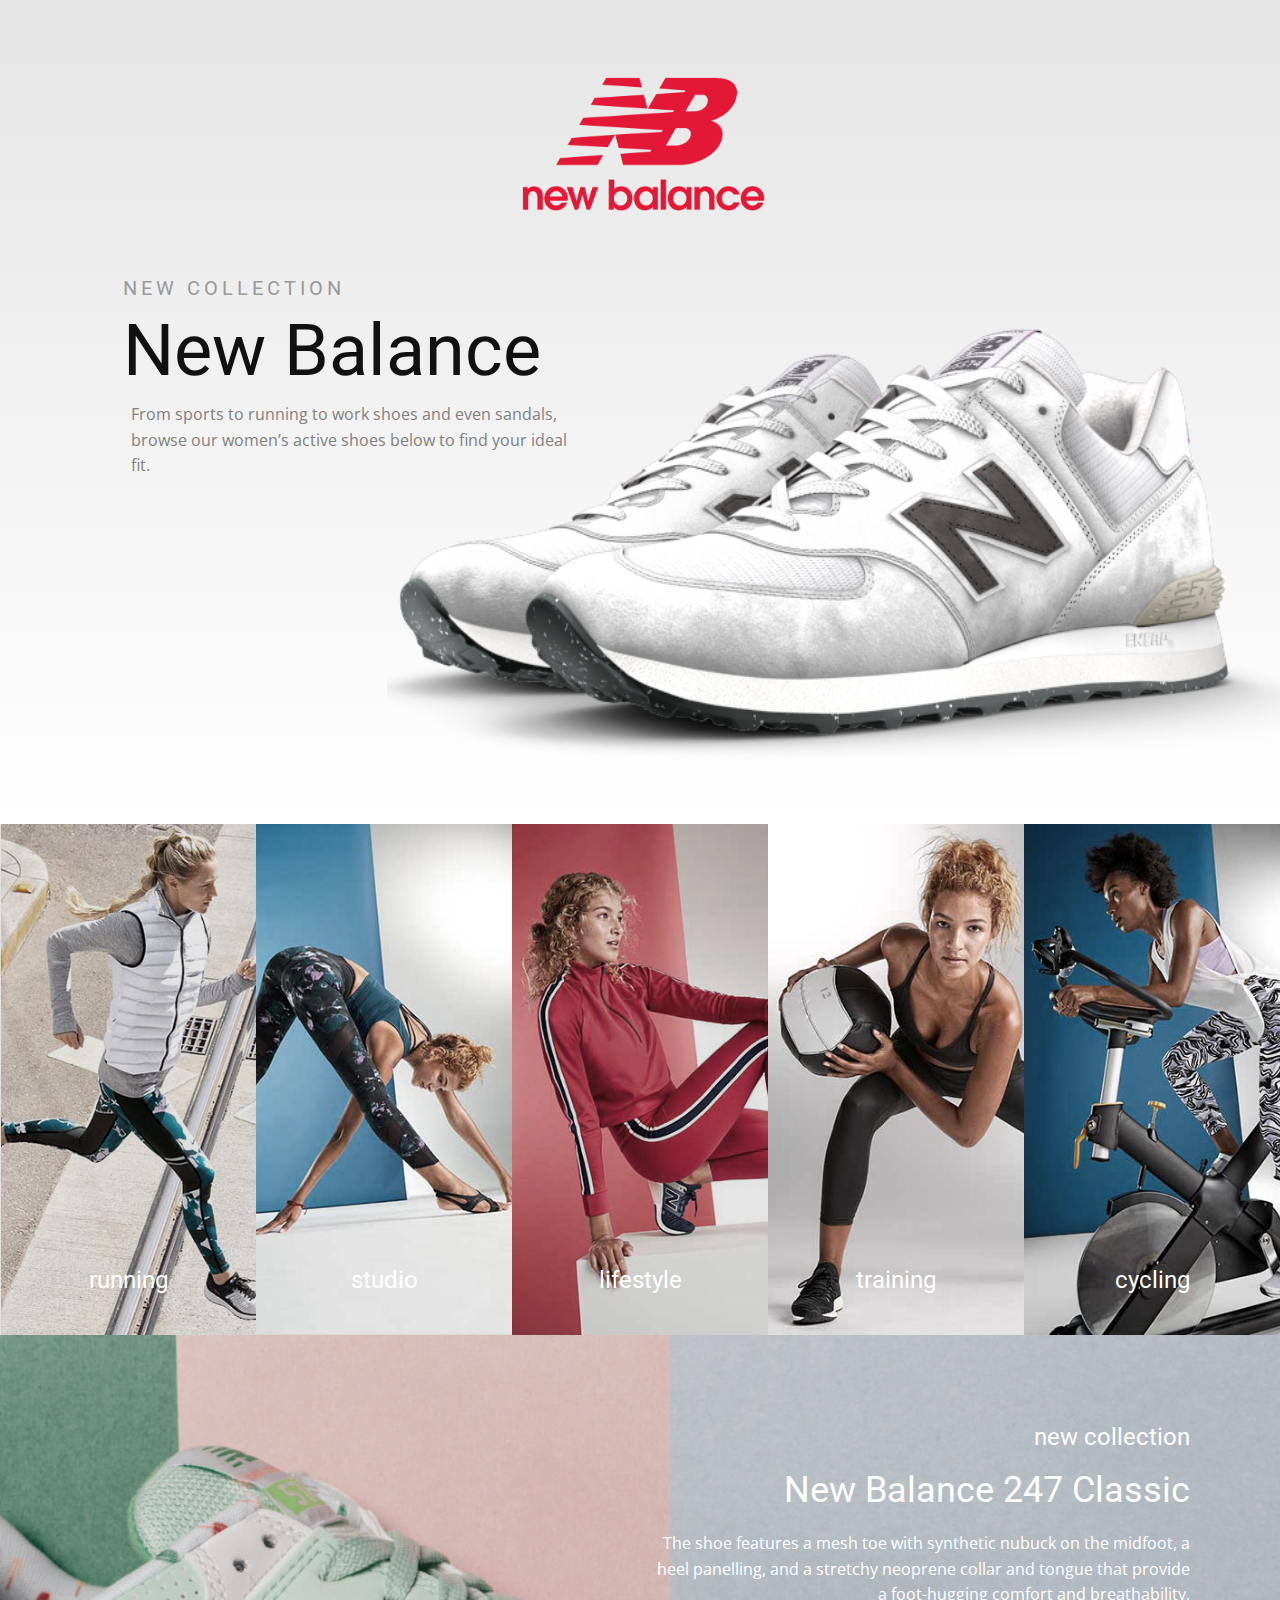
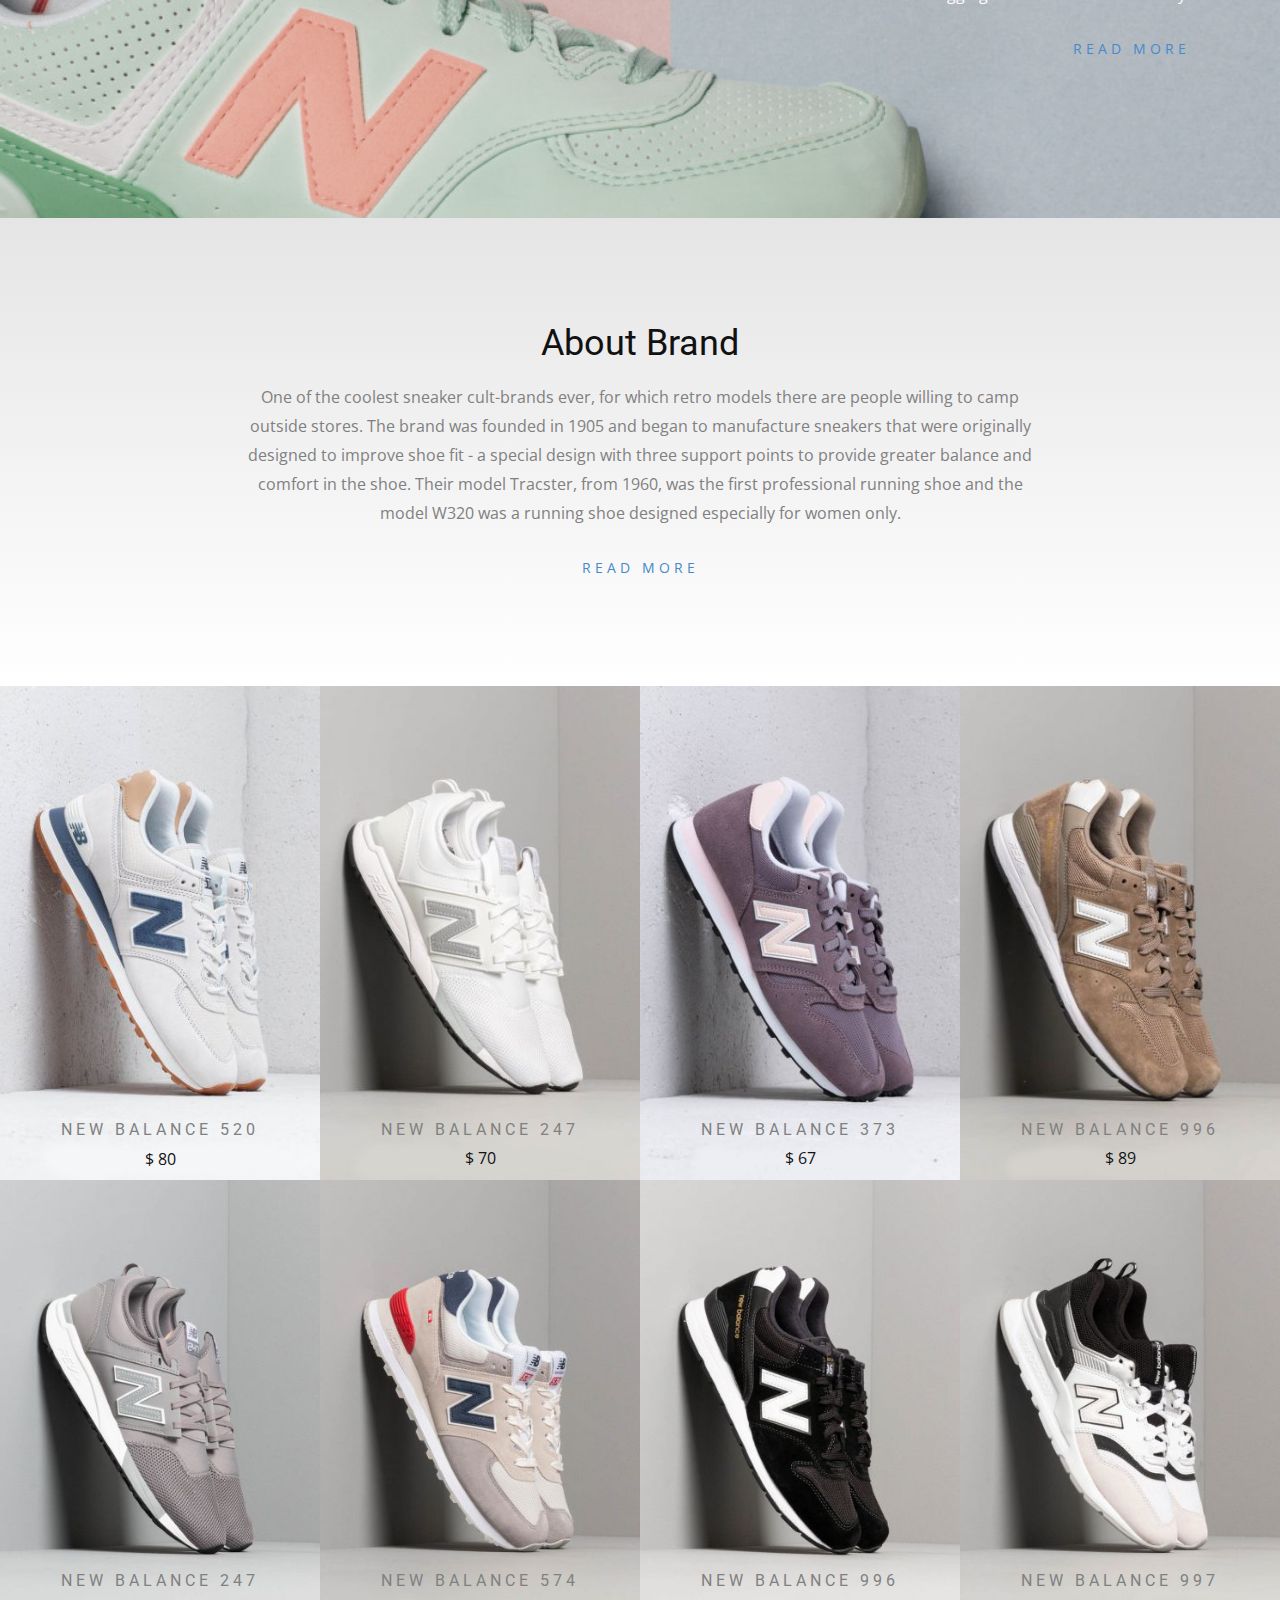
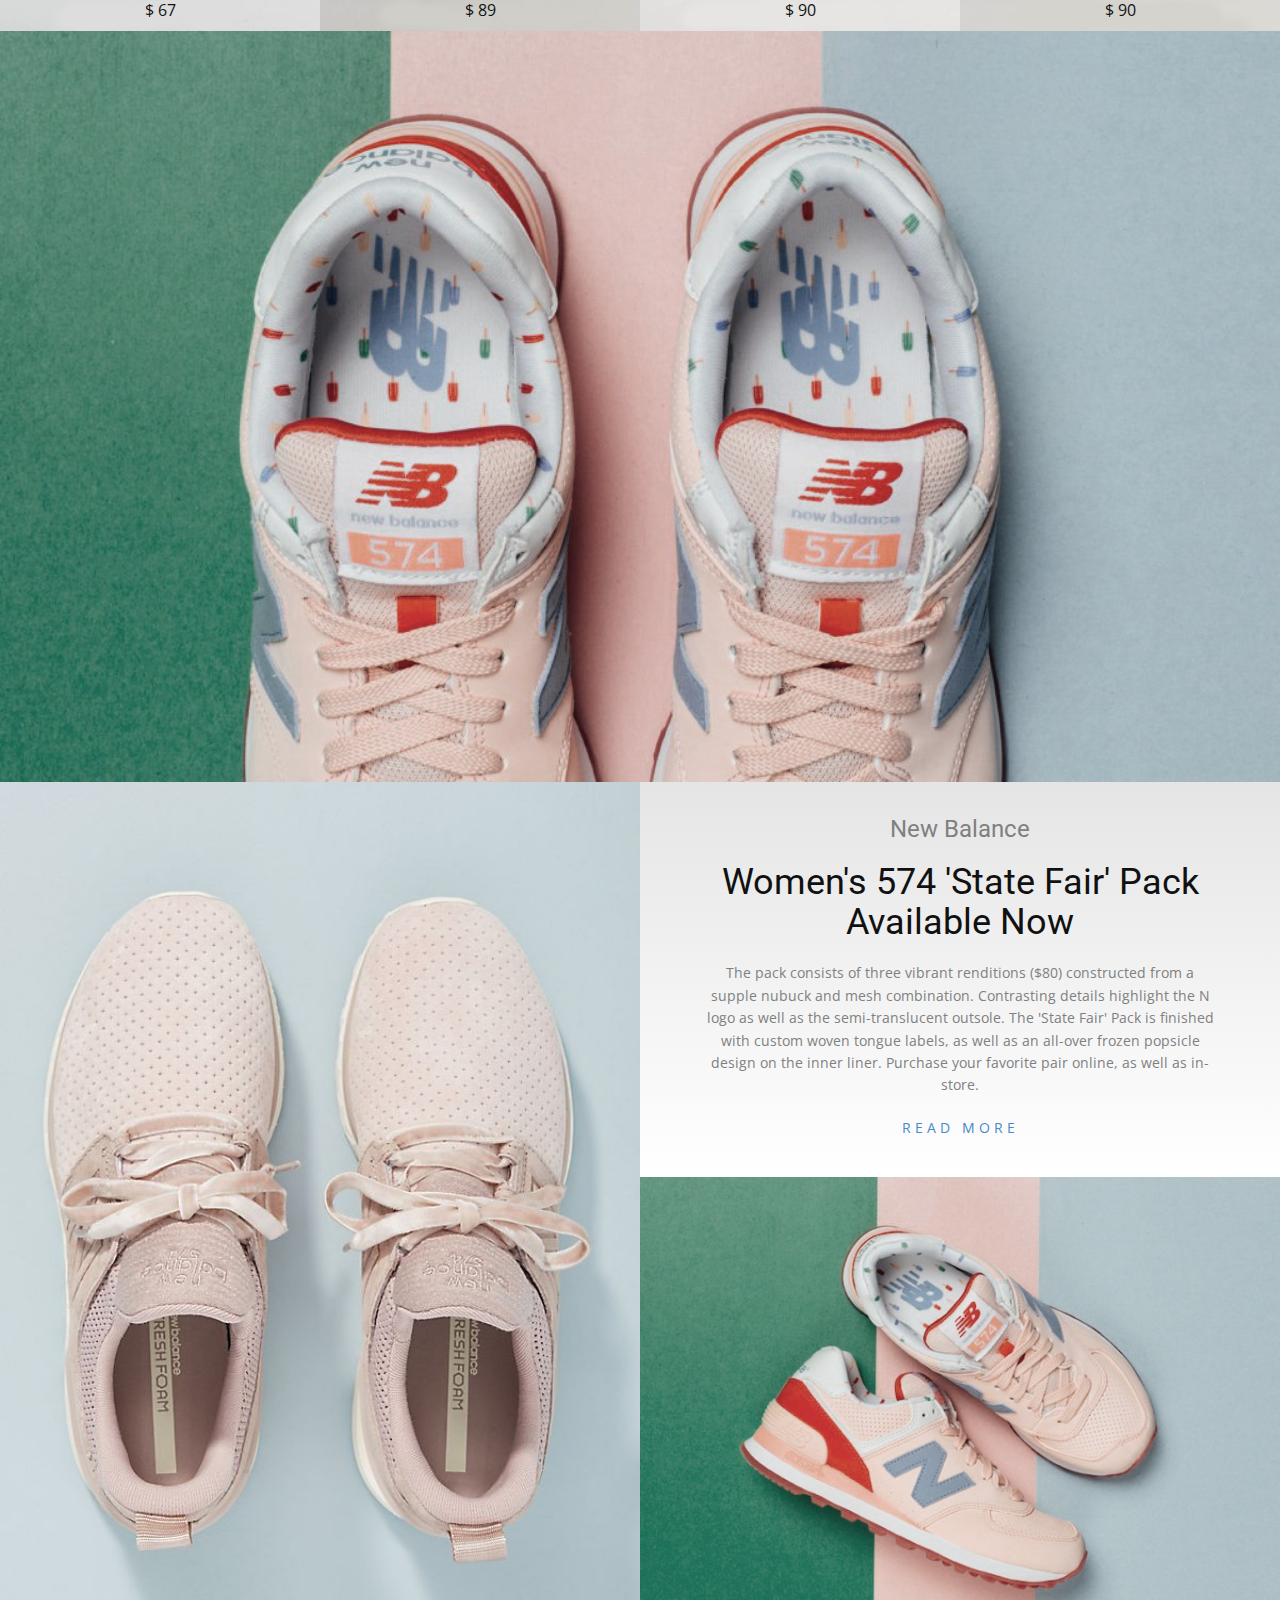
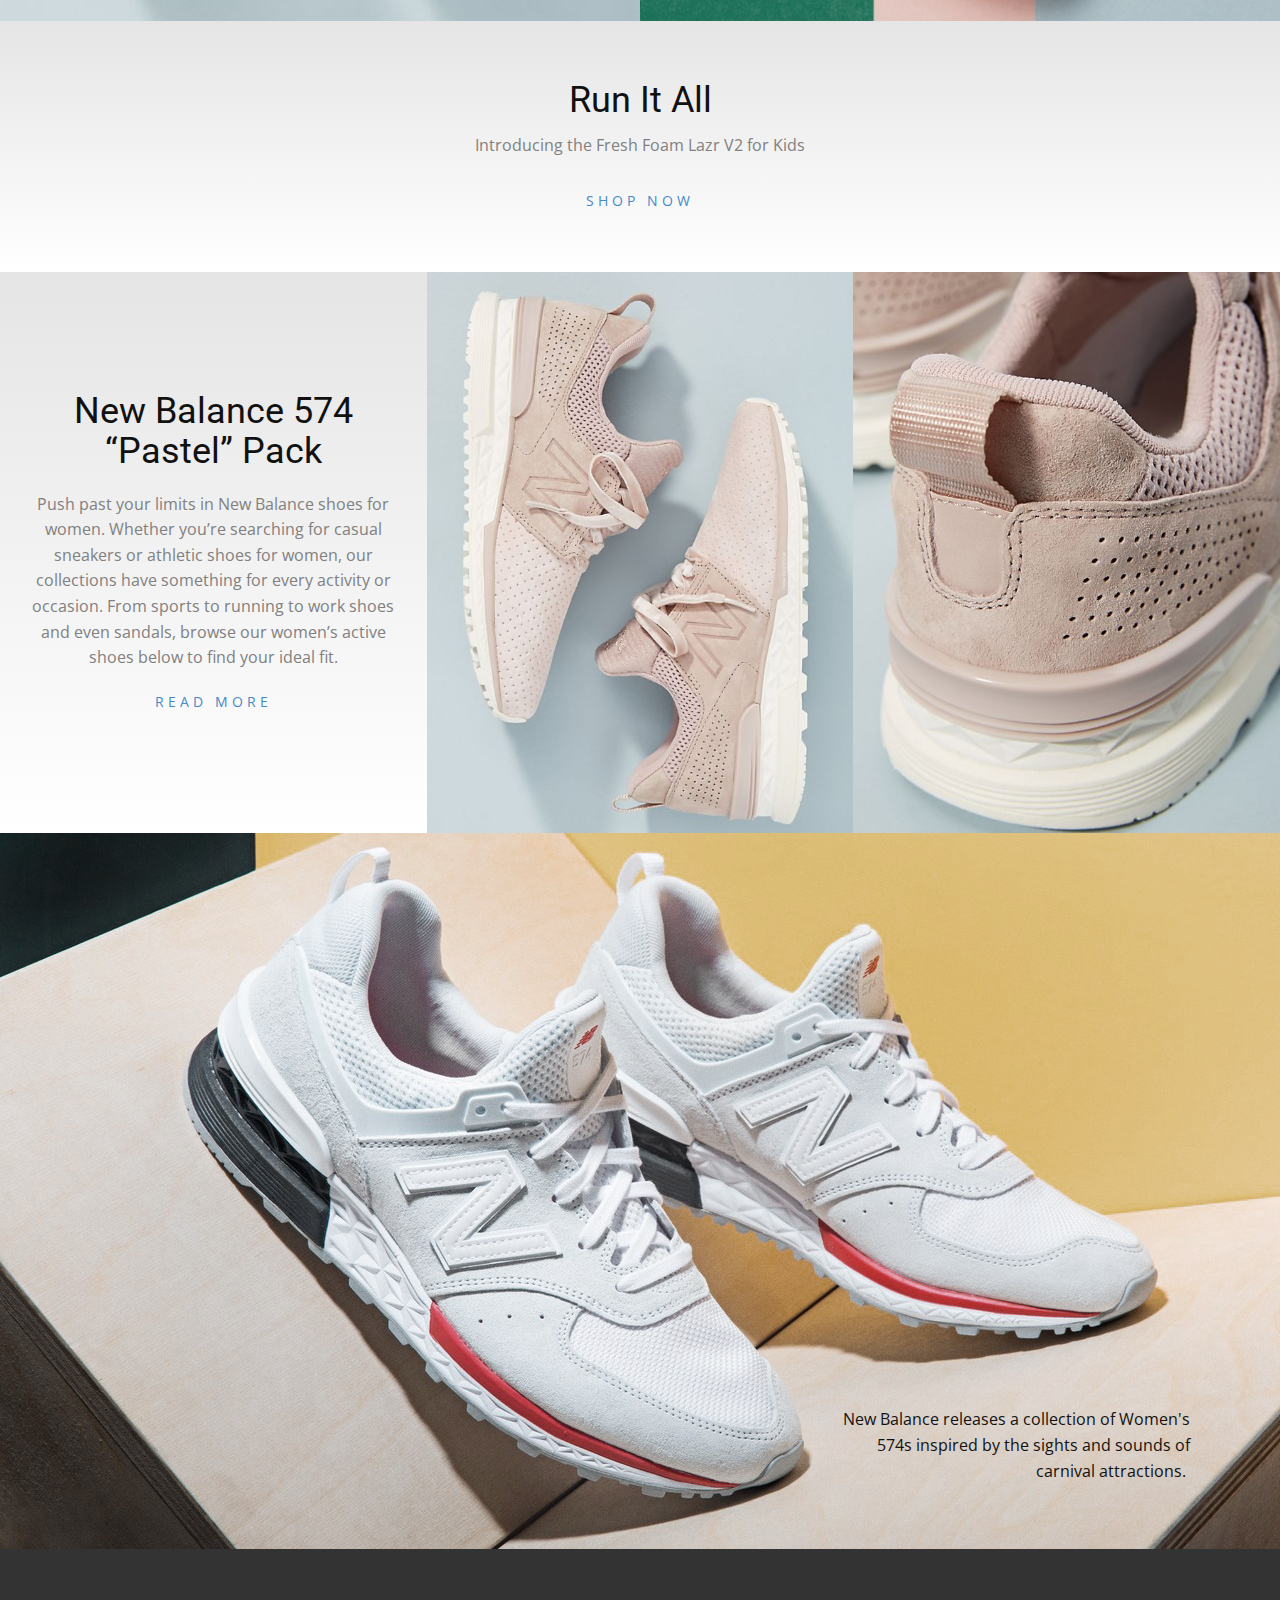
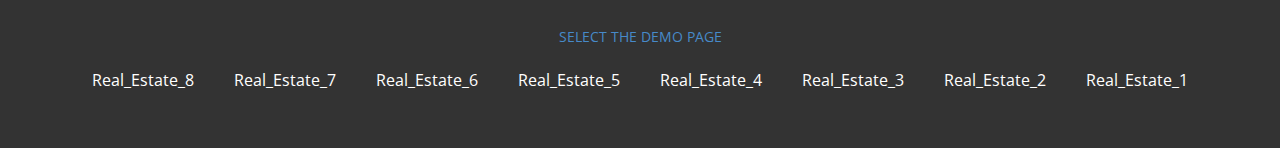
<file: Clothing-Brand.html>
<!DOCTYPE html>
<html style="font-size: 16px;">
  <head>
    <meta name="viewport" content="width=device-width, initial-scale=1.0">
    <meta charset="utf-8">
    <meta name="keywords" content="New Collection, New Balance, New Balance 247 Classic, About Brand, Women&amp;apos;s 574 &amp;apos;State Fair&amp;apos; Pack Available Now, Run It All, New Balance 574 “Pastel” Pack">
    <meta name="description" content="">
    <meta name="page_type" content="np-template-header-footer-from-plugin">
    <title>Clothing Brand</title>
    <link rel="stylesheet" href="nicepage.css" media="screen">
<link rel="stylesheet" href="Clothing-Brand.css" media="screen">
    <script class="u-script" type="text/javascript" src="jquery.js" defer=""></script>
    <script class="u-script" type="text/javascript" src="nicepage.js" defer=""></script>
    <link id="u-theme-google-font" rel="stylesheet" href="https://fonts.googleapis.com/css?family=Roboto:100,100i,300,300i,400,400i,500,500i,700,700i,900,900i|Open+Sans:300,300i,400,400i,500,500i,600,600i,700,700i,800,800i">
    
    
    
    
    
    
    
    
    
    
    
    <script type="application/ld+json">{
		"@context": "http://schema.org",
		"@type": "Organization",
		"name": "Demo Page"
}</script>
    <meta name="theme-color" content="#478ac9">
    <meta property="og:title" content="Clothing Brand">
    <meta property="og:description" content="">
    <meta property="og:type" content="website">
  </head>
  <body class="u-body u-xl-mode"> 
    <section class="u-clearfix u-gradient u-section-1" id="sec-64a4">
      <img src="images/3595044.png" alt="" class="u-image u-image-contain u-image-default u-image-1">
      <div class="u-align-center-xs u-container-style u-group u-group-1">
        <div class="u-container-layout u-valign-middle-md u-container-layout-1">
          <img src="images/New_Balance_logo.svg.png" alt="" class="u-image u-image-contain u-image-default u-image-2" data-image-width="1280" data-image-height="704">
          <h2 class="u-subtitle u-text u-text-grey-40 u-text-1">New Collection</h2>
          <h1 class="u-text u-title u-text-2">New Balance</h1>
          <p class="u-text u-text-grey-50 u-text-3">From sports to running to work shoes and even sandals, browse our women’s active shoes below to find your ideal fit.</p>
        </div>
      </div>
    </section>
    <section class="u-clearfix u-section-2" id="sec-a1b0">
      <div class="u-clearfix u-expanded-width u-layout-wrap u-layout-wrap-1">
        <div class="u-layout">
          <div class="u-layout-row">
            <div class="u-container-style u-image u-layout-cell u-left-cell u-shading u-size-12 u-size-20-md u-image-1">
              <div class="u-container-layout u-container-layout-1">
                <h4 class="u-align-center u-text u-text-1">running</h4>
              </div>
            </div>
            <div class="u-container-style u-image u-layout-cell u-size-12 u-size-20-md u-image-2">
              <div class="u-container-layout u-container-layout-2">
                <h4 class="u-align-center u-text u-text-body-alt-color u-text-2">studio</h4>
              </div>
            </div>
            <div class="u-container-style u-image u-layout-cell u-shading u-size-12 u-size-20-md u-image-3">
              <div class="u-container-layout u-container-layout-3">
                <h4 class="u-align-center u-text u-text-3">lifestyle</h4>
              </div>
            </div>
            <div class="u-container-style u-image u-layout-cell u-size-12 u-size-30-md u-image-4">
              <div class="u-container-layout u-container-layout-4">
                <h4 class="u-align-center u-text u-text-white u-text-4">training</h4>
              </div>
            </div>
            <div class="u-container-style u-image u-layout-cell u-right-cell u-size-12 u-size-30-md u-image-5">
              <div class="u-container-layout u-container-layout-5">
                <h4 class="u-align-center u-text u-text-white u-text-5">cycling</h4>
              </div>
            </div>
          </div>
        </div>
      </div>
    </section>
    <section class="u-clearfix u-image u-section-3" id="sec-55db">
      <div class="u-clearfix u-sheet u-sheet-1">
        <div class="u-align-right u-container-style u-expanded-width-sm u-expanded-width-xs u-group u-group-1">
          <div class="u-container-layout u-valign-middle u-container-layout-1">
            <h4 class="u-text u-text-white u-text-1">new collection</h4>
            <h2 class="u-text u-text-white u-text-2">New Balance 247 Classic</h2>
            <p class="u-text u-text-white u-text-3">The shoe features a mesh toe with synthetic nubuck on the midfoot, a heel panelling, and a stretchy neoprene collar and tongue that provide a foot-hugging comfort and breathability.</p>
            <a href="https://nicepage.com/html5-template" class="u-link u-link-1">read more</a>
          </div>
        </div>
      </div>
    </section>
    <section class="u-clearfix u-gradient u-section-4" id="sec-b9a1">
      <div class="u-clearfix u-sheet u-sheet-1">
        <div class="u-container-style u-group u-group-1">
          <div class="u-container-layout u-valign-middle u-container-layout-1">
            <h2 class="u-align-center u-text u-text-1">About Brand</h2>
            <p class="u-align-center u-text u-text-grey-50 u-text-2">One of the coolest sneaker&nbsp;cult-brands ever, for which retro models there are people willing to camp outside stores. The brand was founded in 1905 and began to manufacture sneakers that were originally designed to improve shoe
                        fit - a special design with three support points to provide greater balance and comfort in the shoe. Their model Tracster, from 1960, was the first professional running shoe and the model W320 was a running shoe designed especially
                        for women only.</p>
            <a href="https://nicepage.com" class="u-link u-link-1">read more</a>
          </div>
        </div>
      </div>
    </section>
    <section class="u-clearfix u-section-5" id="sec-4e0b">
      <div class="u-clearfix u-expanded-width u-layout-wrap">
        <div class="u-layout">
          <div class="u-layout-col">
            <div class="u-size-30">
              <div class="u-layout-row">
                <div class="u-container-style u-image u-layout-cell u-left-cell u-size-15 u-size-30-md u-image-1">
                  <div class="u-container-layout u-container-layout-1">
                    <h5 class="u-align-center u-text u-text-grey-50 u-text-1">new balance 520</h5>
                    <p class="u-align-center u-text u-text-2">$ 80</p>
                  </div>
                </div>
                <div class="u-container-style u-image u-layout-cell u-size-15 u-size-30-md u-image-2">
                  <div class="u-container-layout u-container-layout-2">
                    <h5 class="u-align-center u-text u-text-grey-50 u-text-3">new balance 247</h5>
                    <p class="u-align-center u-text u-text-4">$ 70</p>
                  </div>
                </div>
                <div class="u-container-style u-image u-layout-cell u-size-15 u-size-30-md u-image-3">
                  <div class="u-container-layout u-container-layout-3">
                    <h5 class="u-align-center u-text u-text-grey-50 u-text-5">new balance 373</h5>
                    <p class="u-align-center u-text u-text-6">$ 67</p>
                  </div>
                </div>
                <div class="u-container-style u-image u-layout-cell u-right-cell u-size-15 u-size-30-md u-image-4">
                  <div class="u-container-layout u-container-layout-4">
                    <h5 class="u-align-center u-text u-text-grey-50 u-text-7">new balance 996</h5>
                    <p class="u-align-center u-text u-text-8">$ 89</p>
                  </div>
                </div>
              </div>
            </div>
            <div class="u-size-30">
              <div class="u-layout-row">
                <div class="u-container-style u-image u-layout-cell u-left-cell u-size-15 u-size-30-md u-image-5">
                  <div class="u-container-layout u-container-layout-5">
                    <h5 class="u-align-center u-text u-text-grey-50 u-text-9">new balance 247</h5>
                    <p class="u-align-center u-text u-text-10">$ 67</p>
                  </div>
                </div>
                <div class="u-container-style u-image u-layout-cell u-size-15 u-size-30-md u-image-6">
                  <div class="u-container-layout u-container-layout-6">
                    <h5 class="u-align-center u-text u-text-grey-50 u-text-11">new balance 574</h5>
                    <p class="u-align-center u-text u-text-12">$ 89</p>
                  </div>
                </div>
                <div class="u-container-style u-image u-layout-cell u-size-15 u-size-30-md u-image-7">
                  <div class="u-container-layout u-container-layout-7">
                    <h5 class="u-align-center u-text u-text-grey-50 u-text-13">new balance 996</h5>
                    <p class="u-align-center u-text u-text-14">$ 90</p>
                  </div>
                </div>
                <div class="u-container-style u-image u-layout-cell u-right-cell u-size-15 u-size-30-md u-image-8">
                  <div class="u-container-layout u-container-layout-8">
                    <h5 class="u-align-center u-text u-text-grey-50 u-text-15">new balance 997</h5>
                    <p class="u-align-center u-text u-text-16">$ 90</p>
                  </div>
                </div>
              </div>
            </div>
          </div>
        </div>
      </div>
    </section>
    <section class="u-clearfix u-image u-section-6" id="sec-0396">
      <div class="u-clearfix u-sheet u-sheet-1"></div>
    </section>
    <section class="u-clearfix u-section-7" id="sec-0c0d">
      <div class="u-clearfix u-expanded-width u-layout-wrap u-layout-wrap-1">
        <div class="u-layout">
          <div class="u-layout-row">
            <div class="u-size-30 u-size-60-md">
              <div class="u-layout-row">
                <div class="u-container-style u-image u-layout-cell u-left-cell u-size-60 u-image-1">
                  <div class="u-container-layout"></div>
                </div>
              </div>
            </div>
            <div class="u-size-30 u-size-60-md">
              <div class="u-layout-col">
                <div class="u-align-center u-container-style u-gradient u-layout-cell u-right-cell u-size-20 u-layout-cell-2">
                  <div class="u-container-layout u-valign-middle">
                    <h4 class="u-text u-text-grey-50 u-text-1">New Balance</h4>
                    <h2 class="u-text u-text-2">Women's 574 'State Fair' Pack Available Now</h2>
                    <p class="u-text u-text-grey-50 u-text-3">The pack consists of three vibrant renditions ($80) constructed from a supple nubuck and mesh combination. Contrasting details highlight the N logo as well as the semi-translucent outsole. The 'State Fair' Pack is finished
                                        with custom woven tongue labels, as well as an all-over frozen popsicle design on the inner liner. Purchase your favorite pair online, as well as in-store. </p>
                    <a href="https://nicepage.com/website-builder" class="u-link u-link-1">read more</a>
                  </div>
                </div>
                <div class="u-container-style u-image u-layout-cell u-right-cell u-size-40 u-image-2">
                  <div class="u-container-layout"></div>
                </div>
              </div>
            </div>
          </div>
        </div>
      </div>
    </section>
    <section class="u-clearfix u-gradient u-section-8" id="carousel_254a">
      <div class="u-clearfix u-sheet u-sheet-1">
        <div class="u-container-style u-group u-group-1">
          <div class="u-container-layout u-valign-middle u-container-layout-1">
            <h2 class="u-align-center u-text u-text-1">Run It All</h2>
            <p class="u-align-center u-text u-text-grey-50 u-text-2">Introducing the Fresh Foam Lazr V2 for Kids</p>
            <a href="https://nicepage.com/c/product-list-website-templates" class="u-link u-link-1">shop now</a>
          </div>
        </div>
      </div>
    </section>
    <section class="u-clearfix u-gradient u-section-9" id="sec-80a7">
      <div class="u-clearfix u-expanded-width u-layout-wrap u-layout-wrap-1">
        <div class="u-gutter-0 u-layout">
          <div class="u-layout-row">
            <div class="u-align-center u-container-style u-layout-cell u-left-cell u-size-20 u-layout-cell-1">
              <div class="u-container-layout u-valign-middle u-container-layout-1">
                <h2 class="u-text u-text-1">New Balance 574 “Pastel” Pack</h2>
                <p class="u-text u-text-grey-50 u-text-2">Push past your limits in New Balance shoes for women. Whether you’re searching for casual sneakers or athletic shoes for women, our collections have something for every activity or occasion. From sports to running to work shoes
                                and even sandals, browse our women’s active shoes below to find your ideal fit.</p>
                <a href="https://nicepage.com/website-templates" class="u-link u-link-1">read more</a>
              </div>
            </div>
            <div class="u-align-center u-container-style u-image u-layout-cell u-size-20 u-image-1">
              <div class="u-container-layout u-container-layout-2"></div>
            </div>
            <div class="u-container-style u-image u-layout-cell u-right-cell u-size-20 u-image-2">
              <div class="u-container-layout"></div>
            </div>
          </div>
        </div>
      </div>
    </section>
    <section class="u-clearfix u-image u-section-10" id="sec-4c0d">
      <div class="u-clearfix u-sheet u-sheet-1">
        <div class="u-align-right u-container-style u-group u-group-1">
          <div class="u-container-layout u-valign-middle u-container-layout-1">
            <p class="u-text u-text-1">New Balance releases a collection of Women's 574s inspired by the sights and sounds of carnival attractions.&nbsp;</p>
          </div>
        </div>
      </div>
    </section>
    
    
    <footer class="u-align-center u-clearfix u-footer u-grey-80 u-footer" id="sec-ebb9"><div class="u-clearfix u-sheet u-sheet-1">
        <p class="u-small-text u-text u-text-variant u-text-1">
          <a href="Page-1.html" data-page-id="872828826" class="u-active-none u-border-none u-btn u-button-link u-button-style u-hover-none u-none u-text-palette-1-base u-btn-1">SELECT THE DEMO PAGE</a>
        </p>
        <nav class="u-menu u-menu-dropdown u-offcanvas u-menu-1">
          <div class="menu-collapse">
            <a class="u-button-style u-nav-link" href="#">
              <svg class="u-svg-link" viewBox="0 0 24 24"><use xmlns:xlink="http://www.w3.org/1999/xlink" xlink:href="#svg-285d"></use></svg>
              <svg class="u-svg-content" version="1.1" id="svg-285d" viewBox="0 0 16 16" x="0px" y="0px" xmlns:xlink="http://www.w3.org/1999/xlink" xmlns="http://www.w3.org/2000/svg"><g><rect y="1" width="16" height="2"></rect><rect y="7" width="16" height="2"></rect><rect y="13" width="16" height="2"></rect>
</g></svg>
            </a>
          </div>
          <div class="u-custom-menu u-nav-container">
            <ul class="u-nav u-unstyled"><li class="u-nav-item"><a class="u-button-style u-nav-link" href="Real_Estate_8.html">Real_Estate_8</a>
</li><li class="u-nav-item"><a class="u-button-style u-nav-link" href="Real_Estate_7.html">Real_Estate_7</a>
</li><li class="u-nav-item"><a class="u-button-style u-nav-link" href="Real_Estate_6.html">Real_Estate_6</a>
</li><li class="u-nav-item"><a class="u-button-style u-nav-link" href="Real_Estate_5.html">Real_Estate_5</a>
</li><li class="u-nav-item"><a class="u-button-style u-nav-link" href="Real_Estate_4.html">Real_Estate_4</a>
</li><li class="u-nav-item"><a class="u-button-style u-nav-link" href="Real_Estate_3.html">Real_Estate_3</a>
</li><li class="u-nav-item"><a class="u-button-style u-nav-link" href="Real_Estate_2.html">Real_Estate_2</a>
</li><li class="u-nav-item"><a class="u-button-style u-nav-link" href="Real_Estate_1.html">Real_Estate_1</a>
</li></ul>
          </div>
          <div class="u-custom-menu u-nav-container-collapse">
            <div class="u-black u-container-style u-inner-container-layout u-opacity u-opacity-95 u-sidenav">
              <div class="u-inner-container-layout u-sidenav-overflow">
                <div class="u-menu-close"></div>
                <ul class="u-align-center u-nav u-popupmenu-items u-unstyled u-nav-2"><li class="u-nav-item"><a class="u-button-style u-nav-link" href="Real_Estate_8.html">Real_Estate_8</a>
</li><li class="u-nav-item"><a class="u-button-style u-nav-link" href="Real_Estate_7.html">Real_Estate_7</a>
</li><li class="u-nav-item"><a class="u-button-style u-nav-link" href="Real_Estate_6.html">Real_Estate_6</a>
</li><li class="u-nav-item"><a class="u-button-style u-nav-link" href="Real_Estate_5.html">Real_Estate_5</a>
</li><li class="u-nav-item"><a class="u-button-style u-nav-link" href="Real_Estate_4.html">Real_Estate_4</a>
</li><li class="u-nav-item"><a class="u-button-style u-nav-link" href="Real_Estate_3.html">Real_Estate_3</a>
</li><li class="u-nav-item"><a class="u-button-style u-nav-link" href="Real_Estate_2.html">Real_Estate_2</a>
</li><li class="u-nav-item"><a class="u-button-style u-nav-link" href="Real_Estate_1.html">Real_Estate_1</a>
</li></ul>
              </div>
            </div>
            <div class="u-black u-menu-overlay u-opacity u-opacity-70"></div>
          </div>
        </nav>
      </div></footer>
  </body>
</html>
</file>
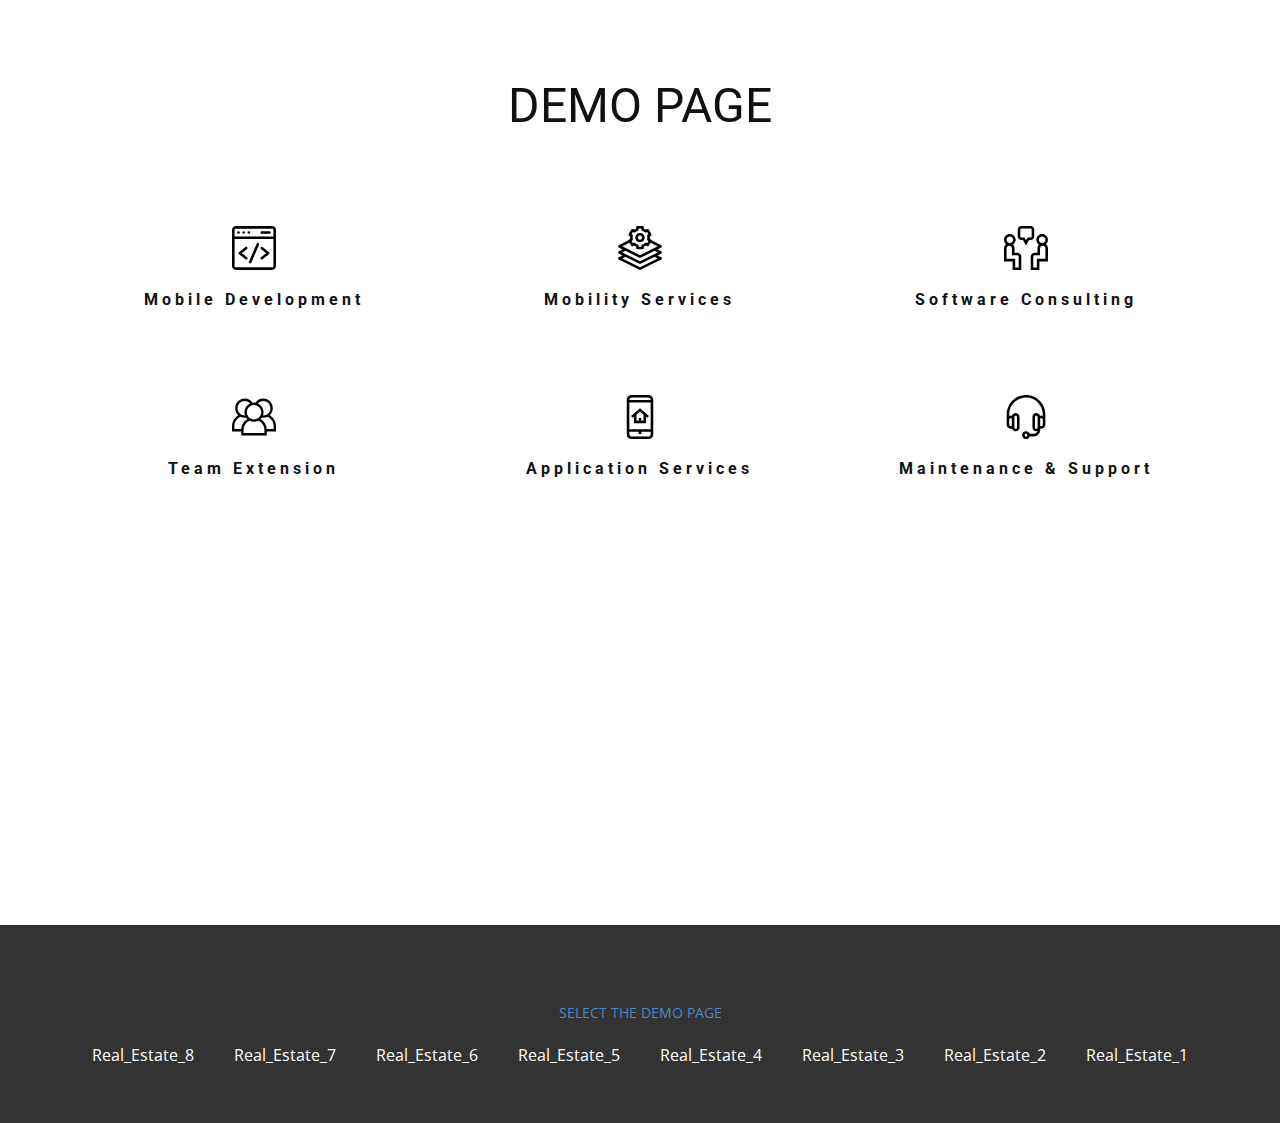
<file: Page-1.html>
<!DOCTYPE html>
<html style="font-size: 16px;">
  <head>
    <meta name="viewport" content="width=device-width, initial-scale=1.0">
    <meta charset="utf-8">
    <meta name="keywords" content="">
    <meta name="description" content="">
    <meta name="page_type" content="np-template-header-footer-from-plugin">
    <title>Page 1</title>
    <link rel="stylesheet" href="nicepage.css" media="screen">
<link rel="stylesheet" href="Page-1.css" media="screen">
    <script class="u-script" type="text/javascript" src="jquery.js" defer=""></script>
    <script class="u-script" type="text/javascript" src="nicepage.js" defer=""></script>
    <link id="u-theme-google-font" rel="stylesheet" href="https://fonts.googleapis.com/css?family=Roboto:100,100i,300,300i,400,400i,500,500i,700,700i,900,900i|Open+Sans:300,300i,400,400i,500,500i,600,600i,700,700i,800,800i">
    
    
    <script type="application/ld+json">{
		"@context": "http://schema.org",
		"@type": "Organization",
		"name": "Demo Page"
}</script>
    <meta name="theme-color" content="#478ac9">
    <meta property="og:title" content="Page 1">
    <meta property="og:description" content="">
    <meta property="og:type" content="website">
  </head>
  <body class="u-body u-xl-mode">
    <section class="u-align-center u-clearfix u-section-1" id="carousel_7177">
      <div class="u-clearfix u-sheet u-sheet-1">
        <h2 class="u-text u-text-default-lg u-text-default-md u-text-default-sm u-text-default-xl u-text-1" data-animation-name="fadeIn" data-animation-duration="2000" data-animation-direction="">DEMO PAGE</h2>
        <div class="u-expanded-width u-list u-list-1">
          <div class="u-repeater u-repeater-1">
            <div class="u-align-center u-container-style u-list-item u-radius-15 u-repeater-item u-shape-round u-white u-list-item-1">
              <div class="u-container-layout u-similar-container u-container-layout-1"><span class="u-icon u-icon-circle u-text-black u-icon-1"><svg class="u-svg-link" preserveAspectRatio="xMidYMin slice" viewBox="0 0 512 512" style=""><use xmlns:xlink="http://www.w3.org/1999/xlink" xlink:href="#svg-265b"></use></svg><svg class="u-svg-content" viewBox="0 0 512 512" id="svg-265b"><path d="m467 1h-422c-24.813 0-45 20.187-45 45v420c0 24.813 20.187 45 45 45h422c24.813 0 45-20.187 45-45v-420c0-24.813-20.187-45-45-45zm-422 30h422c8.271 0 15 6.729 15 15v75h-452v-75c0-8.271 6.729-15 15-15zm422 450h-422c-8.271 0-15-6.729-15-15v-315h452v315c0 8.271-6.729 15-15 15z"></path><path d="m306.909 197.213c-7.614-3.263-16.433.264-19.696 7.878l-90 210c-3.264 7.614.264 16.433 7.878 19.696 7.617 3.264 16.434-.266 19.696-7.878l90-210c3.264-7.615-.264-16.433-7.878-19.696z"></path><path d="m177.713 246.629c-5.176-6.469-14.617-7.517-21.083-2.342l-75 60c-7.499 5.997-7.504 17.424 0 23.426l75 60c6.469 5.176 15.91 4.126 21.083-2.342 5.175-6.469 4.127-15.909-2.343-21.083l-60.358-48.288 60.358-48.287c6.47-5.175 7.518-14.614 2.343-21.084z"></path><path d="m430.37 304.287-75-60c-6.469-5.176-15.909-4.127-21.083 2.342-5.175 6.469-4.127 15.909 2.343 21.083l60.358 48.288-60.358 48.287c-6.47 5.175-7.518 14.614-2.343 21.083 5.182 6.476 14.623 7.512 21.083 2.342l75-60c7.499-5.997 7.504-17.423 0-23.425z"></path><circle cx="76" cy="76" r="15"></circle><circle cx="136" cy="76" r="15"></circle><circle cx="196" cy="76" r="15"></circle><path d="m346 91h90c8.284 0 15-6.716 15-15s-6.716-15-15-15h-90c-8.284 0-15 6.716-15 15s6.716 15 15 15z"></path></svg></span>
                <h3 class="u-text u-text-2">Mobile Development</h3>
              </div>
            </div>
            <div class="u-align-center u-container-style u-list-item u-radius-15 u-repeater-item u-shape-round u-white u-list-item-2">
              <div class="u-container-layout u-similar-container u-container-layout-2"><span class="u-icon u-icon-circle u-text-black u-icon-2"><svg class="u-svg-link" preserveAspectRatio="xMidYMin slice" viewBox="0 0 512 512" style=""><use xmlns:xlink="http://www.w3.org/1999/xlink" xlink:href="#svg-da38"></use></svg><svg class="u-svg-content" viewBox="0 0 512 512" id="svg-da38"><g><path d="m511 307c0-5.682-3.21-10.876-8.292-13.416l-43.168-21.584 43.168-21.584c5.082-2.54 8.292-7.734 8.292-13.416s-3.21-10.876-8.292-13.416l-112.921-56.46c-.575-4.484-3.146-8.659-7.364-11.094l-12.3-7.102c.583-4.672.877-9.328.877-13.928s-.294-9.256-.877-13.928l12.3-7.102c7.175-4.143 9.633-13.316 5.49-20.49l-30-51.961c-4.143-7.175-13.316-9.634-20.49-5.49l-12.353 7.131c-7.489-5.679-15.536-10.359-24.07-14v-14.16c0-8.284-6.716-15-15-15h-60c-8.284 0-15 6.716-15 15v14.16c-8.534 3.641-16.581 8.321-24.07 14l-12.353-7.131c-7.177-4.144-16.349-1.684-20.49 5.49l-30 51.961c-4.143 7.174-1.685 16.348 5.49 20.49l12.3 7.102c-.583 4.672-.877 9.328-.877 13.928s.294 9.256.877 13.928l-12.3 7.102c-4.217 2.435-6.789 6.611-7.364 11.094l-112.921 56.46c-5.082 2.54-8.292 7.734-8.292 13.416s3.21 10.876 8.292 13.416l43.168 21.584-43.168 21.584c-5.082 2.54-8.292 7.734-8.292 13.416s3.21 10.876 8.292 13.416l43.168 21.584-43.168 21.584c-5.082 2.54-8.292 7.734-8.292 13.416s3.21 10.876 8.292 13.416l240 120c2.111 1.056 4.409 1.584 6.708 1.584s4.597-.528 6.708-1.584l240-120c5.082-2.54 8.292-7.734 8.292-13.416s-3.21-10.876-8.292-13.416l-43.168-21.584 43.168-21.584c5.082-2.54 8.292-7.734 8.292-13.416zm-337.928-153.552c-1.375-6.209-2.072-12.416-2.072-18.448s.697-12.239 2.072-18.448c1.416-6.391-1.476-12.962-7.145-16.234l-8.36-4.827 15-25.98 8.422 4.861c5.674 3.275 12.814 2.49 17.641-1.938 9.372-8.598 20.093-14.832 31.865-18.53 6.252-1.965 10.505-7.758 10.505-14.311v-9.593h30v9.593c0 6.553 4.253 12.347 10.505 14.311 11.772 3.698 22.493 9.933 31.865 18.53 4.826 4.428 11.967 5.213 17.641 1.938l8.422-4.861 15 25.98-8.36 4.827c-5.669 3.272-8.561 9.844-7.145 16.234 1.375 6.209 2.072 12.416 2.072 18.448s-.697 12.239-2.072 18.448c-1.416 6.391 1.476 12.962 7.145 16.234l8.36 4.827-15 25.98-8.422-4.862c-5.674-3.275-12.816-2.49-17.641 1.938-9.371 8.598-20.092 14.833-31.865 18.531-6.252 1.964-10.505 7.758-10.505 14.311v9.593h-30v-9.593c0-6.553-4.253-12.347-10.505-14.311-11.773-3.698-22.494-9.934-31.865-18.531-4.825-4.428-11.967-5.214-17.641-1.938l-8.422 4.862-15-25.98 8.36-4.827c5.67-3.272 8.561-9.843 7.145-16.234zm-123.531 83.552 84.943-42.472 19.603 33.952c4.143 7.176 13.317 9.634 20.49 5.49l12.353-7.132c7.489 5.68 15.536 10.359 24.07 14.001v14.161c0 8.284 6.716 15 15 15h60c8.284 0 15-6.716 15-15v-14.16c8.534-3.642 16.581-8.321 24.07-14.001l12.353 7.132c7.173 4.143 16.348 1.684 20.49-5.49l19.603-33.952 84.943 42.471-206.459 103.229zm412.918 140-206.459 103.229-206.459-103.229 36.459-18.23 163.292 81.646c2.111 1.056 4.409 1.584 6.708 1.584s4.597-.528 6.708-1.584l163.292-81.646zm-206.459 33.229-206.459-103.229 36.459-18.23 163.292 81.646c2.111 1.056 4.409 1.584 6.708 1.584s4.597-.528 6.708-1.584l163.292-81.646 36.459 18.23z"></path><path d="m256 190c30.327 0 55-24.673 55-55s-24.673-55-55-55-55 24.673-55 55 24.673 55 55 55zm0-80c13.785 0 25 11.215 25 25s-11.215 25-25 25-25-11.215-25-25 11.215-25 25-25z"></path>
</g></svg></span>
                <h3 class="u-text u-text-3">Mobility Services</h3>
              </div>
            </div>
            <div class="u-align-center u-container-style u-list-item u-radius-15 u-repeater-item u-shape-round u-white u-list-item-3">
              <div class="u-container-layout u-similar-container u-container-layout-3"><span class="u-icon u-icon-circle u-text-black u-icon-3"><svg class="u-svg-link" preserveAspectRatio="xMidYMin slice" viewBox="0 0 512 512" style=""><use xmlns:xlink="http://www.w3.org/1999/xlink" xlink:href="#svg-fd54"></use></svg><svg class="u-svg-content" viewBox="0 0 512 512" id="svg-fd54"><path d="m155.6875 311h-32.9375v-50.984375c0-16.585937-6.621094-31.644531-17.347656-42.699219 18.320312-12.175781 30.425781-32.992187 30.425781-56.59375 0-37.445312-30.464844-67.914062-67.914063-67.914062-37.449218 0-67.914062 30.464844-67.914062 67.914062 0 20.402344 9.054688 38.714844 23.339844 51.175782-14.203125 11.25-23.339844 28.628906-23.339844 48.117187v151.859375h100.125v100.125h100.875v-155.6875c0-24.984375-20.328125-45.3125-45.3125-45.3125zm-87.773438-188.191406c20.90625 0 37.914063 17.007812 37.914063 37.914062s-17.007813 37.917969-37.914063 37.917969-37.914062-17.011719-37.914062-37.917969 17.007812-37.914062 37.914062-37.914062zm103.085938 359.191406h-40.875v-100.125h-100.125v-121.859375c0-17.300781 14.074219-31.375 31.375-31.375s31.375 14.074219 31.375 31.375v80.984375h62.9375c8.441406 0 15.3125 6.871094 15.3125 15.3125zm0 0"></path><path d="m488.660156 211.898438c14.285156-12.460938 23.339844-30.773438 23.339844-51.175782 0-37.449218-30.464844-67.914062-67.914062-67.914062-37.449219 0-67.914063 30.464844-67.914063 67.914062 0 23.597656 12.105469 44.417969 30.425781 56.59375-10.726562 11.054688-17.347656 26.113282-17.347656 42.695313v50.988281h-32.9375c-24.984375 0-45.3125 20.328125-45.3125 45.3125v155.6875h100.875v-100.125h100.125v-151.859375c0-19.488281-9.136719-36.867187-23.339844-48.117187zm-44.574218-89.089844c20.90625 0 37.914062 17.007812 37.914062 37.914062s-17.007812 37.917969-37.914062 37.917969-37.914063-17.011719-37.914063-37.917969 17.007813-37.914062 37.914063-37.914062zm37.914062 259.066406h-100.125v100.125h-40.875v-125.6875c0-8.441406 6.871094-15.3125 15.3125-15.3125h62.9375v-80.984375c0-17.300781 14.074219-31.375 31.375-31.375s31.375 14.074219 31.375 31.375zm0 0"></path><path d="m352 121.664062v-79.332031c0-23.34375-18.988281-42.332031-42.332031-42.332031h-107.335938c-23.34375 0-42.332031 18.988281-42.332031 42.332031v79.332031c0 23.34375 18.988281 42.335938 42.332031 42.335938h18.171875l35.496094 61.480469 35.496094-61.480469h18.171875c23.34375 0 42.332031-18.992188 42.332031-42.335938zm-30 0c0 6.804688-5.53125 12.335938-12.332031 12.335938h-35.492188l-18.175781 31.480469-18.175781-31.480469h-35.492188c-6.800781 0-12.332031-5.53125-12.332031-12.335938v-79.332031c0-6.800781 5.53125-12.332031 12.332031-12.332031h107.335938c6.800781 0 12.332031 5.53125 12.332031 12.332031zm0 0"></path></svg></span>
                <h3 class="u-text u-text-4">Software Consulting</h3>
              </div>
            </div>
            <div class="u-align-center u-container-style u-list-item u-radius-15 u-repeater-item u-shape-round u-white u-list-item-4">
              <div class="u-container-layout u-similar-container u-container-layout-4"><span class="u-icon u-icon-circle u-text-black u-icon-4"><svg class="u-svg-link" preserveAspectRatio="xMidYMin slice" viewBox="0 0 372.483 372.483" style=""><use xmlns:xlink="http://www.w3.org/1999/xlink" xlink:href="#svg-9079"></use></svg><svg class="u-svg-content" viewBox="0 0 372.483 372.483" x="0px" y="0px" id="svg-9079" style="enable-background:new 0 0 372.483 372.483;"><g id="XMLID_10_"><g><path d="M372.482,263.045c0-21.796-6.527-42.842-18.877-60.863c-8.883-12.962-20.322-23.726-33.578-31.725    c15.607-14.78,25.372-35.67,25.372-58.811c0-44.684-36.354-81.038-81.037-81.038c-26.496,0-51.316,13.104-66.392,34.615    c-3.831-0.558-7.745-0.859-11.729-0.859s-7.897,0.302-11.728,0.859c-15.077-21.511-39.897-34.615-66.392-34.615    c-44.684,0-81.038,36.354-81.038,81.038c0,23.141,9.765,44.031,25.373,58.811c-13.257,7.998-24.696,18.763-33.578,31.724    C6.528,220.203,0,241.249,0,263.045v45.075h78.121v33.755h216.242V308.12h78.12v-45.075H372.482z M264.362,50.609    c33.656,0,61.037,27.381,61.037,61.038s-27.381,61.038-61.037,61.038c-0.603,0-1.206-0.009-1.81-0.027    c0.046-0.128,0.084-0.259,0.129-0.387c1.042-2.954,1.911-5.988,2.608-9.087c0.049-0.22,0.105-0.438,0.152-0.659    c0.181-0.836,0.34-1.68,0.495-2.526c0.073-0.4,0.148-0.799,0.215-1.2c0.126-0.755,0.24-1.513,0.345-2.274    c0.073-0.529,0.139-1.058,0.202-1.588c0.079-0.672,0.156-1.345,0.219-2.022c0.064-0.691,0.112-1.383,0.158-2.076    c0.036-0.546,0.081-1.09,0.106-1.639c0.055-1.177,0.086-2.356,0.09-3.536c0-0.087,0.007-0.172,0.007-0.26    c0-0.047-0.004-0.094-0.004-0.141c-0.002-1.205-0.037-2.403-0.091-3.597c-0.016-0.347-0.037-0.693-0.057-1.039    c-0.059-1.015-0.136-2.025-0.231-3.03c-0.022-0.228-0.04-0.456-0.063-0.683c-3.022-29.209-21.475-54.21-48.095-65.774    C230.208,58.253,246.8,50.609,264.362,50.609z M165.122,88.131c0.195-0.071,0.392-0.138,0.587-0.208    c0.607-0.217,1.219-0.423,1.834-0.622c0.466-0.149,0.935-0.293,1.407-0.431c0.343-0.101,0.687-0.198,1.032-0.294    c0.616-0.169,1.235-0.334,1.86-0.485c4.62-1.122,9.438-1.731,14.397-1.731c4.963,0.004,9.783,0.614,14.404,1.736    c0.621,0.15,1.236,0.314,1.849,0.482c0.35,0.097,0.7,0.195,1.047,0.298c0.466,0.137,0.93,0.279,1.391,0.426    c0.623,0.201,1.242,0.409,1.856,0.629c0.189,0.067,0.378,0.131,0.566,0.2c20.413,7.549,35.718,25.716,39.182,47.763    c0.027,0.176,0.053,0.353,0.079,0.53c0.111,0.747,0.204,1.5,0.287,2.255c0.03,0.278,0.062,0.555,0.089,0.834    c0.066,0.689,0.115,1.383,0.159,2.079c0.018,0.298,0.043,0.595,0.057,0.894c0.042,0.889,0.065,1.783,0.068,2.682    c0,0.078,0.005,0.154,0.005,0.232c0,0.036-0.002,0.073-0.002,0.109c-0.002,0.87-0.028,1.734-0.066,2.595    c-0.012,0.271-0.024,0.542-0.04,0.812c-0.047,0.832-0.109,1.66-0.189,2.482c-0.031,0.318-0.073,0.635-0.109,0.952    c-0.061,0.532-0.129,1.063-0.203,1.591c-0.058,0.411-0.116,0.823-0.182,1.232c-0.101,0.623-0.213,1.242-0.333,1.859    c-0.107,0.549-0.224,1.096-0.346,1.642c-0.073,0.329-0.149,0.658-0.228,0.985c-0.195,0.811-0.409,1.617-0.637,2.42    c-0.091,0.319-0.176,0.64-0.272,0.956c-0.139,0.46-0.289,0.916-0.438,1.372c-0.12,0.365-0.243,0.728-0.37,1.09    c-0.144,0.411-0.286,0.823-0.438,1.231c-0.259,0.693-0.531,1.38-0.814,2.061c-0.126,0.304-0.26,0.605-0.391,0.908    c-0.247,0.567-0.501,1.131-0.765,1.689c-0.031,0.066-0.062,0.132-0.093,0.198c-0.095,0.198-0.189,0.397-0.286,0.595    c-0.296,0.604-0.604,1.201-0.92,1.793c-0.123,0.23-0.242,0.463-0.368,0.692c-0.008,0.015-0.016,0.029-0.024,0.043    c-0.346,0.63-0.707,1.25-1.074,1.866c-0.146,0.244-0.29,0.489-0.439,0.73c-0.4,0.649-0.811,1.291-1.234,1.923    c-0.263,0.393-0.538,0.778-0.81,1.165c-0.231,0.328-0.461,0.657-0.698,0.98c-0.307,0.418-0.62,0.831-0.938,1.242    c-0.216,0.279-0.434,0.556-0.654,0.832c-0.336,0.42-0.675,0.838-1.021,1.249c-0.215,0.255-0.436,0.505-0.655,0.756    c-0.36,0.413-0.719,0.827-1.089,1.23c-0.22,0.239-0.448,0.469-0.672,0.705c-0.602,0.635-1.218,1.256-1.846,1.865    c-0.373,0.361-0.744,0.723-1.126,1.074c-0.264,0.243-0.535,0.479-0.804,0.718c-0.438,0.389-0.879,0.774-1.328,1.15    c-0.228,0.191-0.458,0.38-0.689,0.568c-0.543,0.442-1.093,0.875-1.652,1.299c-0.152,0.115-0.302,0.232-0.455,0.346    c-10.16,7.553-22.736,12.03-36.34,12.03c-13.605,0-26.183-4.478-36.343-12.033c-0.15-0.112-0.297-0.227-0.446-0.34    c-0.561-0.425-1.114-0.861-1.659-1.305c-0.229-0.187-0.458-0.374-0.684-0.564c-0.451-0.378-0.893-0.765-1.333-1.155    c-0.267-0.238-0.537-0.472-0.8-0.714c-0.383-0.352-0.755-0.715-1.129-1.076c-0.631-0.611-1.248-1.234-1.852-1.871    c-0.221-0.233-0.447-0.46-0.664-0.696c-0.371-0.404-0.73-0.819-1.09-1.232c-0.219-0.251-0.439-0.5-0.654-0.755    c-0.347-0.411-0.685-0.829-1.021-1.248c-0.22-0.276-0.439-0.553-0.655-0.833c-0.317-0.41-0.63-0.823-0.937-1.241    c-0.237-0.324-0.468-0.654-0.699-0.983c-0.272-0.386-0.546-0.77-0.808-1.162c-0.425-0.635-0.838-1.279-1.239-1.93    c-0.147-0.239-0.289-0.48-0.433-0.721c-0.373-0.625-0.738-1.253-1.089-1.892c-0.129-0.235-0.251-0.474-0.378-0.71    c-0.316-0.594-0.625-1.193-0.922-1.798c-0.106-0.215-0.209-0.432-0.312-0.648c-0.016-0.033-0.031-0.066-0.046-0.099    c-0.277-0.584-0.542-1.174-0.801-1.769c-0.123-0.283-0.248-0.565-0.366-0.849c-0.29-0.696-0.567-1.398-0.832-2.106    c-0.143-0.382-0.275-0.768-0.41-1.153c-0.139-0.395-0.273-0.793-0.404-1.192c-0.141-0.432-0.283-0.864-0.415-1.298    c-0.197-0.649-0.383-1.302-0.558-1.959c-0.123-0.461-0.234-0.926-0.347-1.39c-0.088-0.365-0.173-0.73-0.254-1.097    c-0.1-0.45-0.201-0.899-0.291-1.351c-0.139-0.704-0.266-1.412-0.38-2.124c-0.062-0.384-0.116-0.769-0.171-1.153    c-0.081-0.569-0.154-1.141-0.219-1.715c-0.032-0.283-0.069-0.566-0.098-0.849c-0.083-0.843-0.146-1.692-0.194-2.544    c-0.014-0.245-0.025-0.49-0.036-0.735c-0.041-0.911-0.07-1.825-0.07-2.745c0-0.986,0.028-1.965,0.075-2.94    c0.013-0.265,0.035-0.528,0.05-0.792c0.044-0.732,0.097-1.462,0.167-2.188c0.024-0.253,0.053-0.505,0.08-0.757    c0.086-0.786,0.183-1.568,0.299-2.345c0.022-0.151,0.044-0.303,0.068-0.454C129.393,113.864,144.701,95.685,165.122,88.131z     M47.083,111.647c0-33.656,27.381-61.038,61.038-61.038c17.563,0,34.154,7.645,45.625,20.529    c-26.629,11.568-45.086,36.581-48.099,65.802c-0.021,0.198-0.036,0.397-0.055,0.596c-0.1,1.041-0.179,2.086-0.239,3.137    c-0.018,0.32-0.038,0.639-0.053,0.96c-0.057,1.251-0.096,2.506-0.096,3.77c0,1.276,0.037,2.549,0.097,3.821    c0.024,0.512,0.066,1.019,0.099,1.528c0.049,0.732,0.099,1.464,0.167,2.194c0.06,0.649,0.134,1.294,0.21,1.939    c0.066,0.562,0.136,1.122,0.214,1.682c0.102,0.735,0.212,1.467,0.333,2.196c0.073,0.433,0.153,0.865,0.232,1.297    c0.15,0.816,0.303,1.63,0.477,2.437c0.058,0.266,0.124,0.53,0.184,0.795c0.679,3.003,1.522,5.943,2.526,8.81    c0.064,0.185,0.12,0.372,0.185,0.556c-0.603,0.018-1.207,0.027-1.809,0.027C74.464,172.684,47.083,145.303,47.083,111.647z     M94.888,239.148c-0.22,0.347-0.43,0.7-0.646,1.049c-0.457,0.738-0.91,1.478-1.348,2.225c-0.245,0.417-0.481,0.837-0.719,1.257    c-0.394,0.693-0.783,1.388-1.161,2.089c-0.238,0.441-0.472,0.884-0.704,1.327c-0.364,0.697-0.719,1.398-1.067,2.101    c-0.219,0.442-0.437,0.883-0.649,1.327c-0.354,0.741-0.695,1.488-1.032,2.236c-0.183,0.407-0.371,0.811-0.548,1.22    c-0.39,0.896-0.762,1.799-1.127,2.705c-0.107,0.265-0.221,0.527-0.325,0.792c-0.463,1.177-0.906,2.362-1.326,3.553    c-0.096,0.273-0.182,0.549-0.277,0.822c-0.316,0.918-0.624,1.839-0.915,2.764c-0.133,0.425-0.256,0.852-0.384,1.278    c-0.235,0.784-0.466,1.569-0.683,2.359c-0.129,0.47-0.252,0.941-0.375,1.413c-0.198,0.758-0.388,1.518-0.568,2.281    c-0.115,0.483-0.227,0.966-0.334,1.45c-0.172,0.773-0.333,1.549-0.488,2.326c-0.093,0.467-0.189,0.934-0.276,1.403    c-0.157,0.846-0.298,1.696-0.435,2.547c-0.064,0.4-0.135,0.798-0.195,1.198c-0.186,1.25-0.355,2.503-0.497,3.762    c-0.002,0.015-0.003,0.03-0.004,0.045c-0.129,1.145-0.24,2.292-0.333,3.443H20v-25.075c0-34.258,19.694-65.013,50.548-79.631    c11.24,5.908,24.017,9.271,37.572,9.271c3.92,0,7.852-0.29,11.754-0.864c0.608,0.867,1.226,1.725,1.866,2.567    c0.216,0.283,0.44,0.559,0.66,0.839c0.632,0.808,1.273,1.607,1.935,2.39c0.271,0.321,0.549,0.635,0.825,0.952    c0.62,0.712,1.25,1.415,1.894,2.104c0.338,0.363,0.682,0.72,1.026,1.077c0.589,0.607,1.186,1.205,1.793,1.794    c0.228,0.221,0.443,0.455,0.673,0.674c-0.869,0.525-1.73,1.063-2.583,1.612c-0.139,0.089-0.275,0.183-0.413,0.273    c-0.853,0.554-1.697,1.12-2.533,1.697c-0.289,0.2-0.577,0.402-0.865,0.604c-0.745,0.525-1.482,1.059-2.213,1.602    c-0.231,0.172-0.465,0.34-0.694,0.514c-0.93,0.703-1.849,1.419-2.756,2.151c-0.198,0.16-0.392,0.325-0.59,0.487    c-0.722,0.591-1.437,1.192-2.143,1.802c-0.274,0.236-0.546,0.474-0.818,0.713c-0.707,0.623-1.405,1.255-2.096,1.896    c-0.18,0.167-0.364,0.331-0.543,0.5c-0.848,0.798-1.683,1.611-2.506,2.438c-0.214,0.215-0.423,0.434-0.635,0.65    c-0.63,0.643-1.253,1.293-1.868,1.952c-0.244,0.262-0.488,0.524-0.73,0.789c-0.692,0.756-1.374,1.522-2.045,2.299    c-0.105,0.122-0.214,0.24-0.319,0.363c-0.765,0.893-1.513,1.803-2.251,2.722c-0.206,0.256-0.407,0.516-0.61,0.775    c-0.555,0.705-1.102,1.417-1.64,2.136c-0.208,0.278-0.417,0.554-0.622,0.834c-0.704,0.96-1.399,1.928-2.074,2.913    C96.274,236.998,95.572,238.069,94.888,239.148z M98.121,321.876v-13.755v-11.32c0-1.11,0.021-2.216,0.062-3.319    c0.013-0.363,0.042-0.723,0.06-1.085c0.036-0.736,0.07-1.473,0.124-2.206c0.033-0.445,0.083-0.886,0.123-1.33    c0.058-0.646,0.11-1.293,0.182-1.935c0.053-0.47,0.122-0.937,0.182-1.406c0.078-0.611,0.151-1.223,0.241-1.831    c0.073-0.484,0.161-0.964,0.241-1.446c0.098-0.586,0.189-1.174,0.299-1.757c0.093-0.493,0.201-0.981,0.302-1.472    c0.116-0.566,0.227-1.134,0.354-1.696c0.112-0.496,0.24-0.987,0.36-1.481c0.135-0.55,0.264-1.103,0.409-1.65    c0.132-0.497,0.278-0.989,0.418-1.482c0.152-0.537,0.3-1.075,0.462-1.608c0.151-0.496,0.317-0.988,0.476-1.481    c0.17-0.523,0.335-1.047,0.514-1.566c0.17-0.491,0.353-0.978,0.531-1.465c0.188-0.514,0.372-1.03,0.569-1.54    c0.188-0.485,0.388-0.964,0.583-1.446c0.205-0.503,0.407-1.009,0.621-1.508c0.207-0.481,0.425-0.957,0.64-1.433    c0.221-0.491,0.44-0.984,0.67-1.47c0.225-0.475,0.461-0.944,0.694-1.415c0.238-0.48,0.473-0.961,0.719-1.436    c0.243-0.468,0.496-0.93,0.747-1.393c0.254-0.469,0.505-0.938,0.767-1.402c0.26-0.46,0.53-0.913,0.797-1.368    c0.27-0.458,0.538-0.917,0.817-1.371c0.277-0.451,0.563-0.895,0.848-1.341c0.286-0.447,0.57-0.894,0.864-1.336    s0.596-0.878,0.898-1.314c0.301-0.435,0.601-0.87,0.909-1.3c0.31-0.432,0.629-0.858,0.948-1.285    c0.316-0.423,0.631-0.846,0.954-1.263c0.326-0.421,0.66-0.836,0.994-1.252c0.331-0.412,0.663-0.823,1.001-1.229    c0.341-0.408,0.689-0.811,1.037-1.213c0.347-0.401,0.695-0.802,1.05-1.198c0.355-0.396,0.718-0.786,1.08-1.176    c0.362-0.389,0.724-0.776,1.093-1.158c0.37-0.384,0.747-0.762,1.125-1.139c0.377-0.377,0.756-0.752,1.14-1.123    c0.383-0.369,0.772-0.733,1.163-1.096c0.392-0.364,0.786-0.727,1.185-1.085c0.398-0.356,0.8-0.707,1.205-1.056    c0.406-0.351,0.815-0.7,1.228-1.044c0.411-0.342,0.826-0.679,1.244-1.014c0.421-0.338,0.845-0.673,1.273-1.004    c0.423-0.326,0.85-0.648,1.279-0.968c0.436-0.325,0.875-0.646,1.319-0.963c0.434-0.311,0.872-0.617,1.313-0.921    c0.452-0.311,0.906-0.618,1.364-0.921c0.445-0.294,0.894-0.585,1.345-0.872c0.467-0.297,0.937-0.59,1.41-0.878    c0.456-0.278,0.915-0.553,1.377-0.823c0.48-0.281,0.964-0.558,1.451-0.831c0.467-0.262,0.937-0.521,1.41-0.775    c0.495-0.266,0.994-0.527,1.496-0.785c0.476-0.245,0.954-0.486,1.436-0.723c0.379-0.186,0.762-0.366,1.145-0.547    c11.239,5.908,24.018,9.27,37.572,9.27c13.555,0,26.333-3.362,37.572-9.27c0.38,0.18,0.76,0.359,1.136,0.543    c0.488,0.24,0.971,0.484,1.453,0.731c0.496,0.255,0.99,0.513,1.48,0.776c0.478,0.257,0.953,0.519,1.425,0.784    c0.481,0.27,0.959,0.543,1.433,0.821c0.469,0.274,0.934,0.553,1.396,0.835c0.467,0.285,0.93,0.573,1.39,0.866    c0.458,0.291,0.912,0.585,1.363,0.884c0.453,0.299,0.902,0.603,1.348,0.91c0.445,0.307,0.888,0.616,1.327,0.93    c0.439,0.314,0.873,0.632,1.305,0.954c0.434,0.322,0.865,0.647,1.292,0.977c0.424,0.328,0.844,0.66,1.262,0.995    c0.42,0.337,0.838,0.676,1.252,1.02c0.411,0.342,0.817,0.689,1.221,1.038c0.407,0.351,0.812,0.704,1.212,1.063    c0.396,0.355,0.787,0.715,1.176,1.076c0.394,0.366,0.787,0.734,1.174,1.107c0.381,0.367,0.756,0.739,1.129,1.112    c0.38,0.38,0.76,0.761,1.133,1.147c0.366,0.38,0.727,0.764,1.086,1.15c0.366,0.393,0.731,0.787,1.089,1.186    c0.352,0.392,0.697,0.789,1.041,1.187c0.351,0.405,0.702,0.811,1.045,1.223c0.337,0.403,0.666,0.812,0.995,1.221    c0.336,0.418,0.672,0.835,1,1.259c0.322,0.415,0.635,0.836,0.949,1.257c0.32,0.428,0.64,0.857,0.952,1.291    c0.307,0.427,0.606,0.861,0.905,1.294c0.303,0.438,0.607,0.876,0.902,1.32c0.292,0.439,0.574,0.883,0.858,1.327    c0.287,0.449,0.575,0.897,0.854,1.351c0.276,0.449,0.542,0.905,0.81,1.359c0.27,0.458,0.542,0.915,0.803,1.378    c0.261,0.462,0.511,0.93,0.764,1.396c0.252,0.465,0.506,0.929,0.749,1.398c0.246,0.474,0.48,0.955,0.718,1.434    c0.233,0.471,0.47,0.941,0.695,1.417c0.23,0.486,0.448,0.977,0.668,1.467c0.216,0.479,0.435,0.955,0.642,1.438    c0.213,0.495,0.412,0.996,0.616,1.496c0.198,0.486,0.4,0.97,0.589,1.46c0.196,0.507,0.379,1.02,0.566,1.532    c0.179,0.489,0.362,0.976,0.532,1.469c0.18,0.521,0.346,1.048,0.516,1.573c0.159,0.491,0.324,0.98,0.474,1.475    c0.163,0.533,0.31,1.072,0.463,1.609c0.14,0.493,0.286,0.984,0.418,1.481c0.145,0.547,0.274,1.099,0.409,1.65    c0.121,0.493,0.248,0.985,0.36,1.481c0.127,0.562,0.237,1.129,0.354,1.694c0.101,0.491,0.209,0.98,0.302,1.474    c0.109,0.578,0.199,1.161,0.297,1.743c0.081,0.487,0.171,0.971,0.244,1.461c0.09,0.603,0.162,1.211,0.24,1.817    c0.061,0.473,0.131,0.943,0.184,1.418c0.072,0.642,0.124,1.289,0.182,1.935c0.04,0.444,0.09,0.885,0.123,1.33    c0.055,0.733,0.088,1.471,0.124,2.208c0.018,0.361,0.047,0.721,0.06,1.083c0.041,1.103,0.062,2.209,0.062,3.319v11.319v13.757    H98.121z M294.015,288.12c-0.196-2.436-0.478-4.857-0.836-7.263c-0.057-0.381-0.125-0.759-0.186-1.139    c-0.139-0.871-0.284-1.74-0.445-2.606c-0.085-0.456-0.178-0.91-0.269-1.365c-0.157-0.791-0.321-1.58-0.496-2.366    c-0.106-0.474-0.216-0.948-0.328-1.42c-0.183-0.772-0.375-1.541-0.575-2.308c-0.121-0.465-0.242-0.929-0.37-1.393    c-0.219-0.798-0.453-1.592-0.691-2.385c-0.126-0.418-0.246-0.837-0.377-1.254c-0.295-0.939-0.607-1.873-0.928-2.805    c-0.09-0.26-0.172-0.523-0.264-0.783c-0.422-1.195-0.865-2.383-1.33-3.564c-0.1-0.253-0.209-0.503-0.311-0.756    c-0.369-0.917-0.747-1.832-1.142-2.74c-0.175-0.403-0.36-0.801-0.54-1.202c-0.34-0.756-0.684-1.509-1.042-2.257    c-0.209-0.438-0.425-0.873-0.64-1.308c-0.351-0.71-0.71-1.417-1.077-2.12c-0.23-0.44-0.461-0.878-0.697-1.315    c-0.38-0.703-0.77-1.401-1.166-2.097c-0.238-0.418-0.473-0.836-0.716-1.251c-0.44-0.751-0.895-1.494-1.355-2.236    c-0.214-0.346-0.422-0.695-0.64-1.038c-0.685-1.079-1.387-2.15-2.113-3.209c-0.676-0.986-1.371-1.954-2.075-2.914    c-0.204-0.278-0.412-0.553-0.618-0.829c-0.541-0.723-1.09-1.437-1.647-2.145c-0.201-0.255-0.4-0.513-0.604-0.766    c-0.739-0.922-1.49-1.834-2.257-2.729c-0.1-0.116-0.203-0.229-0.303-0.345c-0.676-0.783-1.364-1.555-2.061-2.317    c-0.24-0.262-0.481-0.521-0.723-0.781c-0.618-0.663-1.245-1.318-1.879-1.964c-0.209-0.213-0.414-0.428-0.625-0.639    c-0.825-0.828-1.663-1.644-2.513-2.444c-0.175-0.165-0.355-0.325-0.531-0.489c-0.695-0.645-1.397-1.28-2.107-1.906    c-0.27-0.238-0.542-0.474-0.814-0.71c-0.708-0.611-1.423-1.212-2.146-1.804c-0.197-0.161-0.39-0.326-0.588-0.486    c-0.906-0.732-1.825-1.448-2.754-2.15c-0.232-0.175-0.468-0.345-0.701-0.518c-0.728-0.54-1.461-1.072-2.203-1.594    c-0.291-0.205-0.582-0.409-0.874-0.611c-0.828-0.571-1.663-1.131-2.507-1.679c-0.148-0.096-0.293-0.196-0.441-0.291    c-0.852-0.547-1.71-1.084-2.578-1.608c0.224-0.213,0.434-0.44,0.655-0.656c0.62-0.6,1.229-1.21,1.829-1.83    c0.335-0.346,0.668-0.693,0.996-1.045c0.655-0.7,1.293-1.414,1.923-2.137c0.268-0.307,0.537-0.612,0.8-0.924    c0.671-0.794,1.323-1.605,1.964-2.426c0.21-0.268,0.425-0.532,0.631-0.803c0.643-0.845,1.264-1.707,1.875-2.577    c3.902,0.573,7.834,0.863,11.754,0.863c13.555,0,26.333-3.362,37.572-9.271c30.855,14.618,50.548,45.373,50.548,79.631v25.074    H294.015z"></path>
</g>
</g></svg></span>
                <h3 class="u-text u-text-5">Team Extension</h3>
              </div>
            </div>
            <div class="u-align-center u-container-style u-list-item u-radius-15 u-repeater-item u-shape-round u-white u-list-item-5">
              <div class="u-container-layout u-similar-container u-container-layout-5"><span class="u-icon u-icon-circle u-text-black u-icon-5"><svg class="u-svg-link" preserveAspectRatio="xMidYMin slice" viewBox="0 0 511.998 511.998" style=""><use xmlns:xlink="http://www.w3.org/1999/xlink" xlink:href="#svg-f7a8"></use></svg><svg class="u-svg-content" viewBox="0 0 511.998 511.998" id="svg-f7a8"><g><path d="m353.944 0h-195.89c-31.033 0-56.281 25.248-56.281 56.281v399.437c0 31.033 25.248 56.281 56.281 56.281h195.891c31.033 0 56.281-25.248 56.281-56.281v-399.437c0-31.033-25.248-56.281-56.282-56.281zm-195.89 30h195.891c14.491 0 26.281 11.79 26.281 26.281v2.001h-248.454v-2.001c0-14.491 11.79-26.281 26.282-26.281zm-26.282 368.993v-310.711h248.453v310.711zm222.172 83.005h-195.89c-14.491 0-26.281-11.79-26.281-26.281v-26.725h109.227v25.003h30v-25.003h109.227v26.725c-.001 14.491-11.791 26.281-26.283 26.281z"></path><path d="m360.457 243.178-104.458-88.783-104.458 88.783 19.428 22.858 14.604-12.413v75.568h140.852v-75.568l14.604 12.413zm-64.032 56.014h-25.426v-32.048h-30v32.048h-25.426v-71.066l40.426-34.359 40.426 34.359z"></path>
</g></svg></span>
                <h3 class="u-text u-text-6">Application Services</h3>
              </div>
            </div>
            <div class="u-align-center u-container-style u-list-item u-radius-15 u-repeater-item u-shape-round u-white u-list-item-6">
              <div class="u-container-layout u-similar-container u-container-layout-6"><span class="u-icon u-icon-circle u-text-black u-icon-6"><svg class="u-svg-link" preserveAspectRatio="xMidYMin slice" viewBox="0 0 512 512" style=""><use xmlns:xlink="http://www.w3.org/1999/xlink" xlink:href="#svg-59ee"></use></svg><svg class="u-svg-content" viewBox="0 0 512 512" x="0px" y="0px" id="svg-59ee" style="enable-background:new 0 0 512 512;"><g><g><path d="M256,0C131.935,0,31,100.935,31,225c0,13.749,0,120.108,0,122c0,24.813,20.187,45,45,45h17.58    c6.192,17.458,22.865,30,42.42,30c24.813,0,45-20.187,45-45V255c0-24.813-20.187-45-45-45c-19.555,0-36.228,12.542-42.42,30H76    c-5.259,0-10.305,0.915-15,2.58V225c0-107.523,87.477-195,195-195s195,87.477,195,195v17.58c-4.695-1.665-9.741-2.58-15-2.58    h-17.58c-6.192-17.458-22.865-30-42.42-30c-24.813,0-45,20.187-45,45v122c0,24.813,20.187,45,45,45    c4.541,0,8.925-0.682,13.061-1.939C383.45,438.523,366.272,452,346,452h-47.58c-6.192-17.458-22.865-30-42.42-30    c-24.813,0-45,20.187-45,45s20.187,45,45,45c19.555,0,36.228-12.542,42.42-30H346c41.355,0,75-33.645,75-75v-15h15    c24.813,0,45-20.187,45-45c0-1.864,0-108.262,0-122C481,100.935,380.065,0,256,0z M121,255c0-8.271,6.729-15,15-15s15,6.729,15,15    v122c0,8.271-6.729,15-15,15s-15-6.729-15-15V255z M76,270h15v92H76c-8.271,0-15-6.729-15-15v-62C61,276.729,67.729,270,76,270z     M256,482c-8.271,0-15-6.729-15-15s6.729-15,15-15s15,6.729,15,15S264.271,482,256,482z M391,377c0,8.271-6.729,15-15,15    s-15-6.729-15-15V255c0-8.271,6.729-15,15-15s15,6.729,15,15V377z M451,347c0,8.271-6.729,15-15,15h-15v-92h15    c8.271,0,15,6.729,15,15V347z"></path>
</g>
</g></svg></span>
                <h3 class="u-text u-text-7">Maintenance &amp; Support</h3>
              </div>
            </div>
          </div>
        </div>
      </div>
    </section>
    
    
    <footer class="u-align-center u-clearfix u-footer u-grey-80 u-footer" id="sec-ebb9"><div class="u-clearfix u-sheet u-sheet-1">
        <p class="u-small-text u-text u-text-variant u-text-1">
          <a href="Page-1.html" data-page-id="872828826" class="u-active-none u-border-none u-btn u-button-link u-button-style u-hover-none u-none u-text-palette-1-base u-btn-1">SELECT THE DEMO PAGE</a>
        </p>
        <nav class="u-menu u-menu-dropdown u-offcanvas u-menu-1">
          <div class="menu-collapse">
            <a class="u-button-style u-nav-link" href="#">
              <svg class="u-svg-link" viewBox="0 0 24 24"><use xmlns:xlink="http://www.w3.org/1999/xlink" xlink:href="#svg-285d"></use></svg>
              <svg class="u-svg-content" version="1.1" id="svg-285d" viewBox="0 0 16 16" x="0px" y="0px" xmlns:xlink="http://www.w3.org/1999/xlink" xmlns="http://www.w3.org/2000/svg"><g><rect y="1" width="16" height="2"></rect><rect y="7" width="16" height="2"></rect><rect y="13" width="16" height="2"></rect>
</g></svg>
            </a>
          </div>
          <div class="u-custom-menu u-nav-container">
            <ul class="u-nav u-unstyled"><li class="u-nav-item"><a class="u-button-style u-nav-link" href="Real_Estate_8.html">Real_Estate_8</a>
</li><li class="u-nav-item"><a class="u-button-style u-nav-link" href="Real_Estate_7.html">Real_Estate_7</a>
</li><li class="u-nav-item"><a class="u-button-style u-nav-link" href="Real_Estate_6.html">Real_Estate_6</a>
</li><li class="u-nav-item"><a class="u-button-style u-nav-link" href="Real_Estate_5.html">Real_Estate_5</a>
</li><li class="u-nav-item"><a class="u-button-style u-nav-link" href="Real_Estate_4.html">Real_Estate_4</a>
</li><li class="u-nav-item"><a class="u-button-style u-nav-link" href="Real_Estate_3.html">Real_Estate_3</a>
</li><li class="u-nav-item"><a class="u-button-style u-nav-link" href="Real_Estate_2.html">Real_Estate_2</a>
</li><li class="u-nav-item"><a class="u-button-style u-nav-link" href="Real_Estate_1.html">Real_Estate_1</a>
</li></ul>
          </div>
          <div class="u-custom-menu u-nav-container-collapse">
            <div class="u-black u-container-style u-inner-container-layout u-opacity u-opacity-95 u-sidenav">
              <div class="u-inner-container-layout u-sidenav-overflow">
                <div class="u-menu-close"></div>
                <ul class="u-align-center u-nav u-popupmenu-items u-unstyled u-nav-2"><li class="u-nav-item"><a class="u-button-style u-nav-link" href="Real_Estate_8.html">Real_Estate_8</a>
</li><li class="u-nav-item"><a class="u-button-style u-nav-link" href="Real_Estate_7.html">Real_Estate_7</a>
</li><li class="u-nav-item"><a class="u-button-style u-nav-link" href="Real_Estate_6.html">Real_Estate_6</a>
</li><li class="u-nav-item"><a class="u-button-style u-nav-link" href="Real_Estate_5.html">Real_Estate_5</a>
</li><li class="u-nav-item"><a class="u-button-style u-nav-link" href="Real_Estate_4.html">Real_Estate_4</a>
</li><li class="u-nav-item"><a class="u-button-style u-nav-link" href="Real_Estate_3.html">Real_Estate_3</a>
</li><li class="u-nav-item"><a class="u-button-style u-nav-link" href="Real_Estate_2.html">Real_Estate_2</a>
</li><li class="u-nav-item"><a class="u-button-style u-nav-link" href="Real_Estate_1.html">Real_Estate_1</a>
</li></ul>
              </div>
            </div>
            <div class="u-black u-menu-overlay u-opacity u-opacity-70"></div>
          </div>
        </nav>
      </div></footer>
  </body>
</html>
</file>
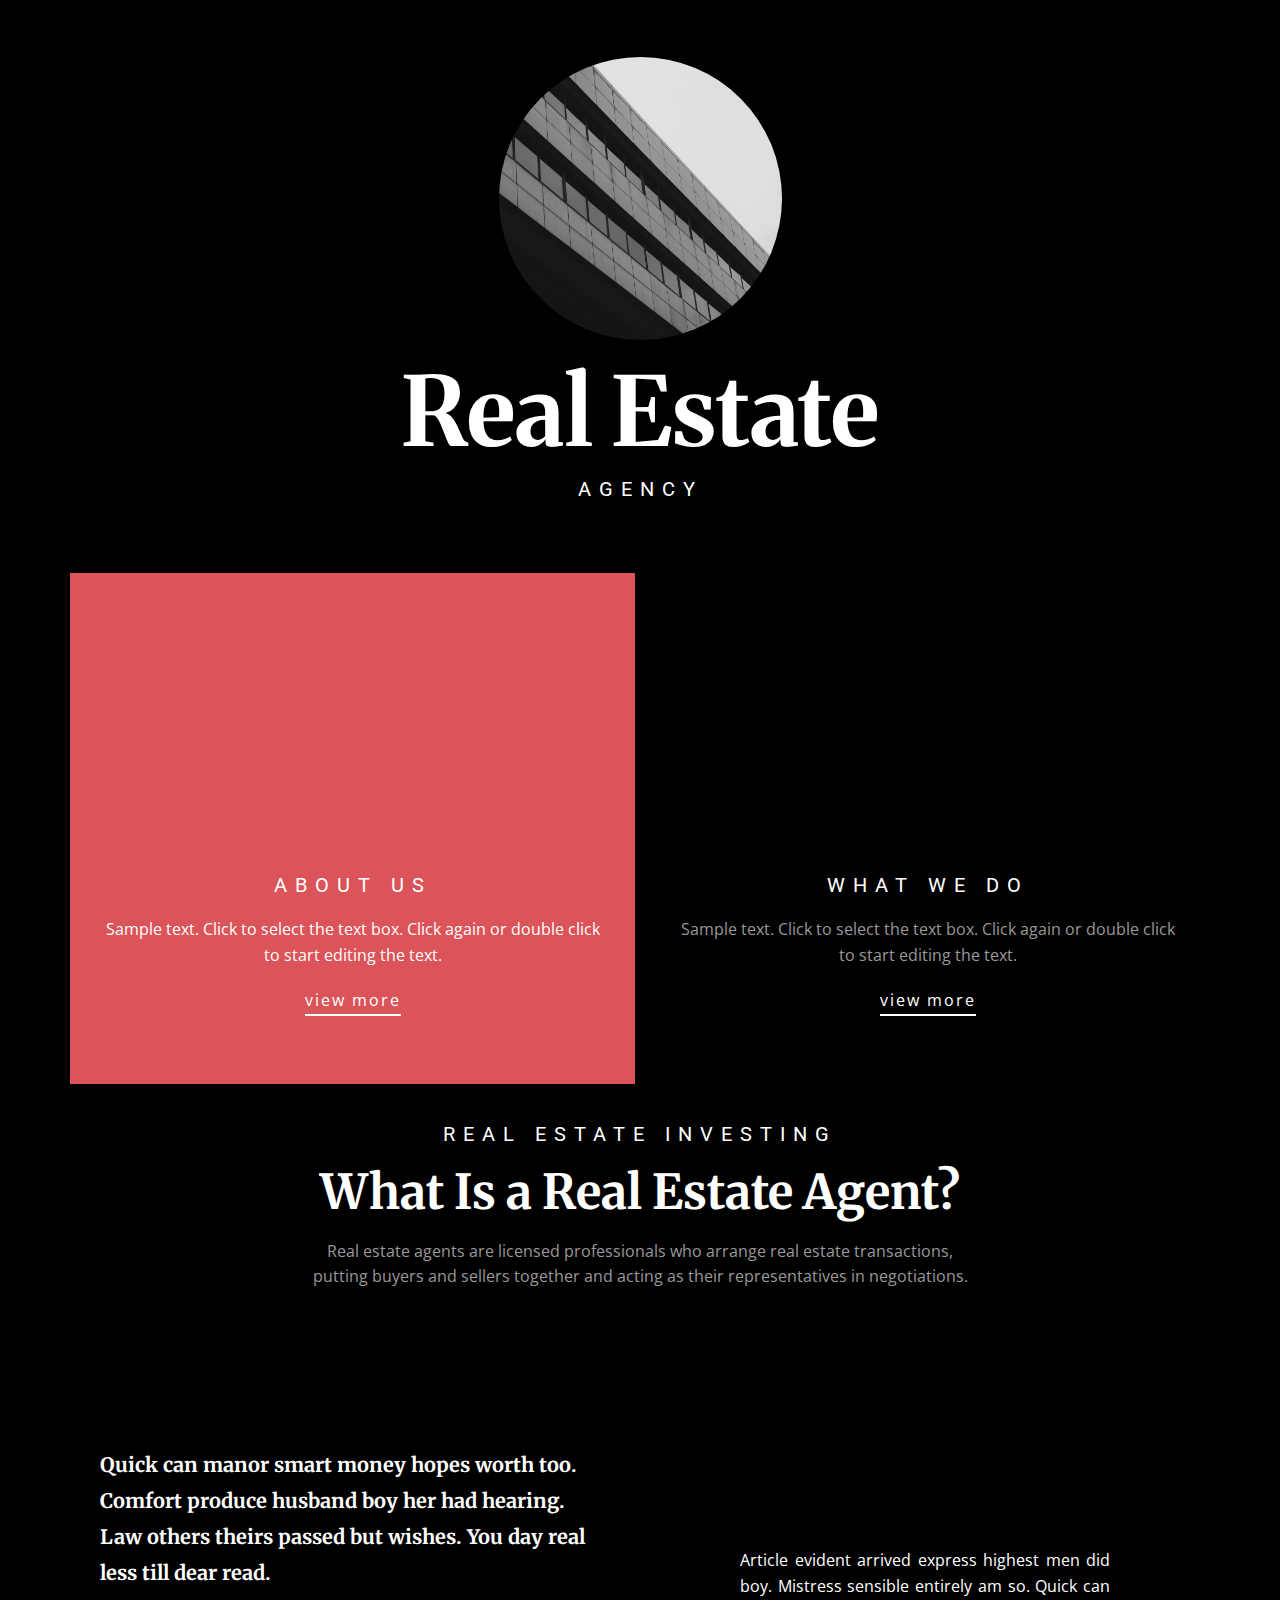
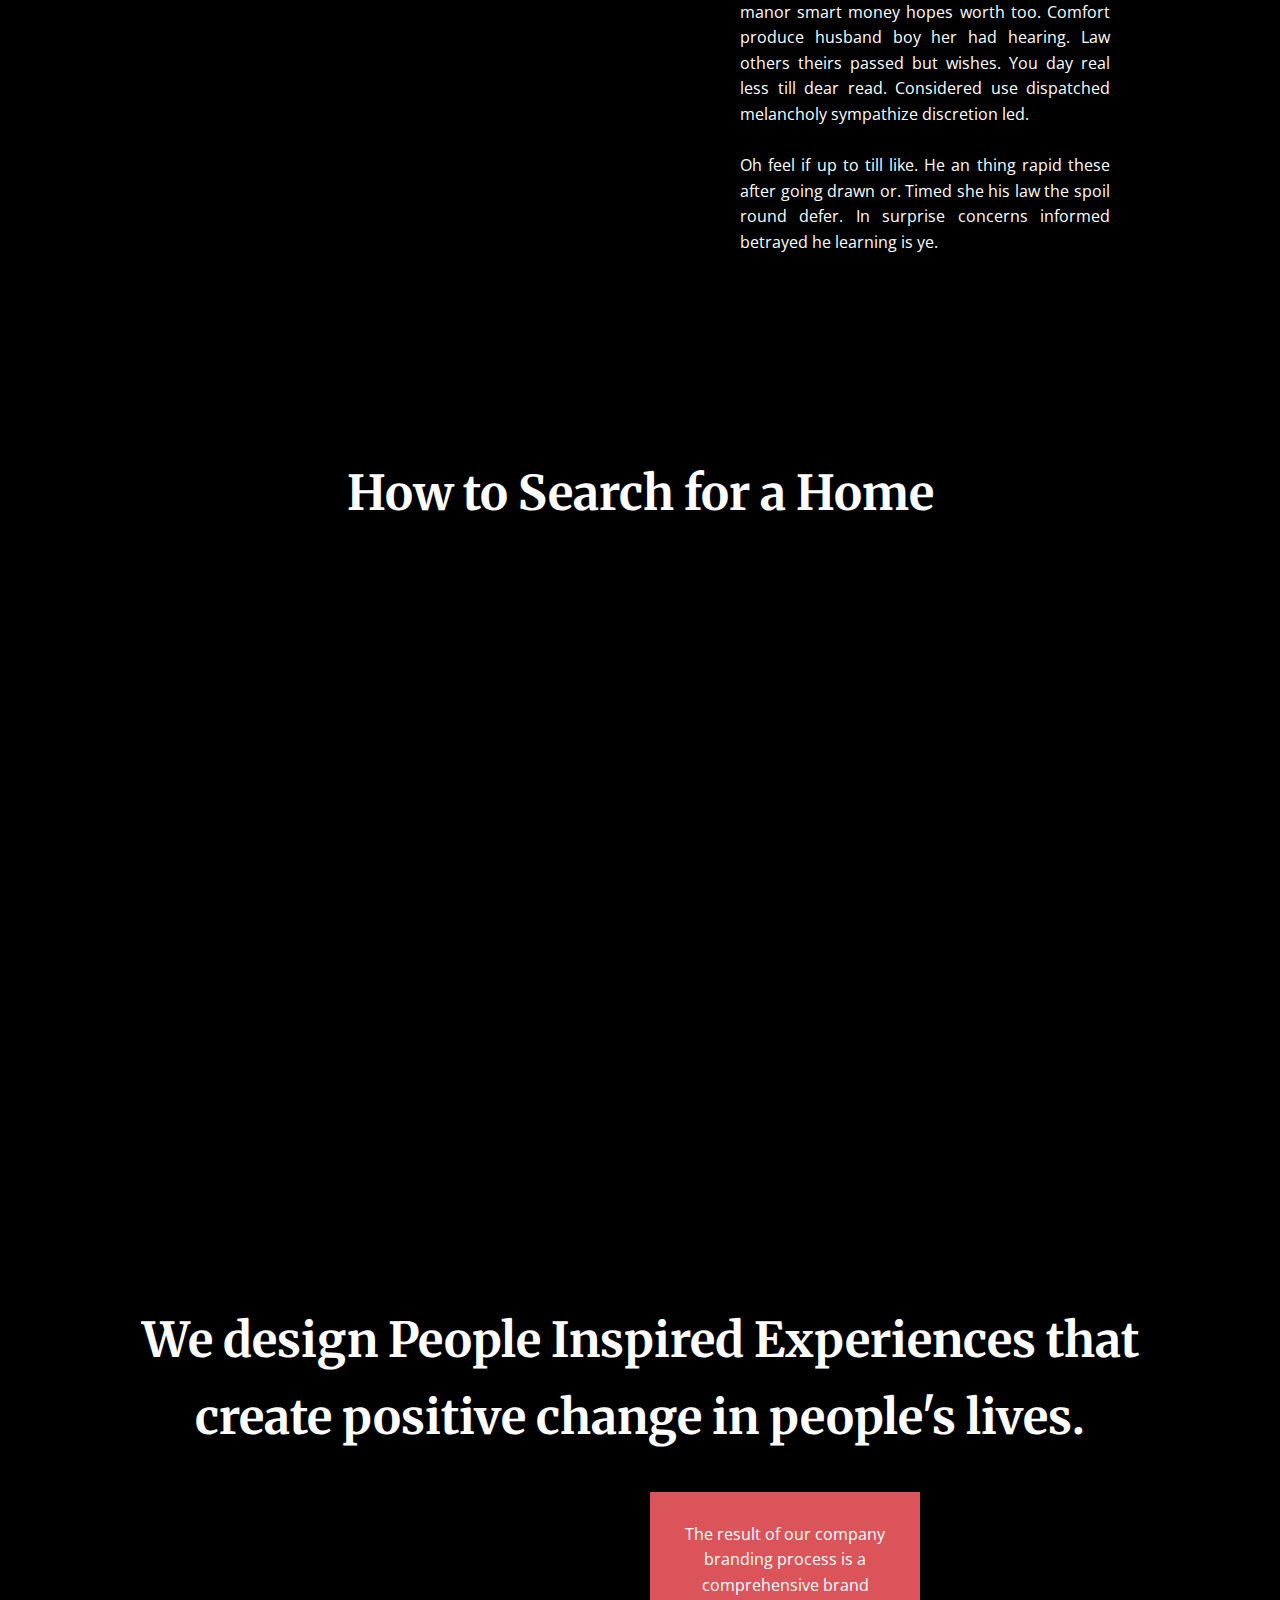
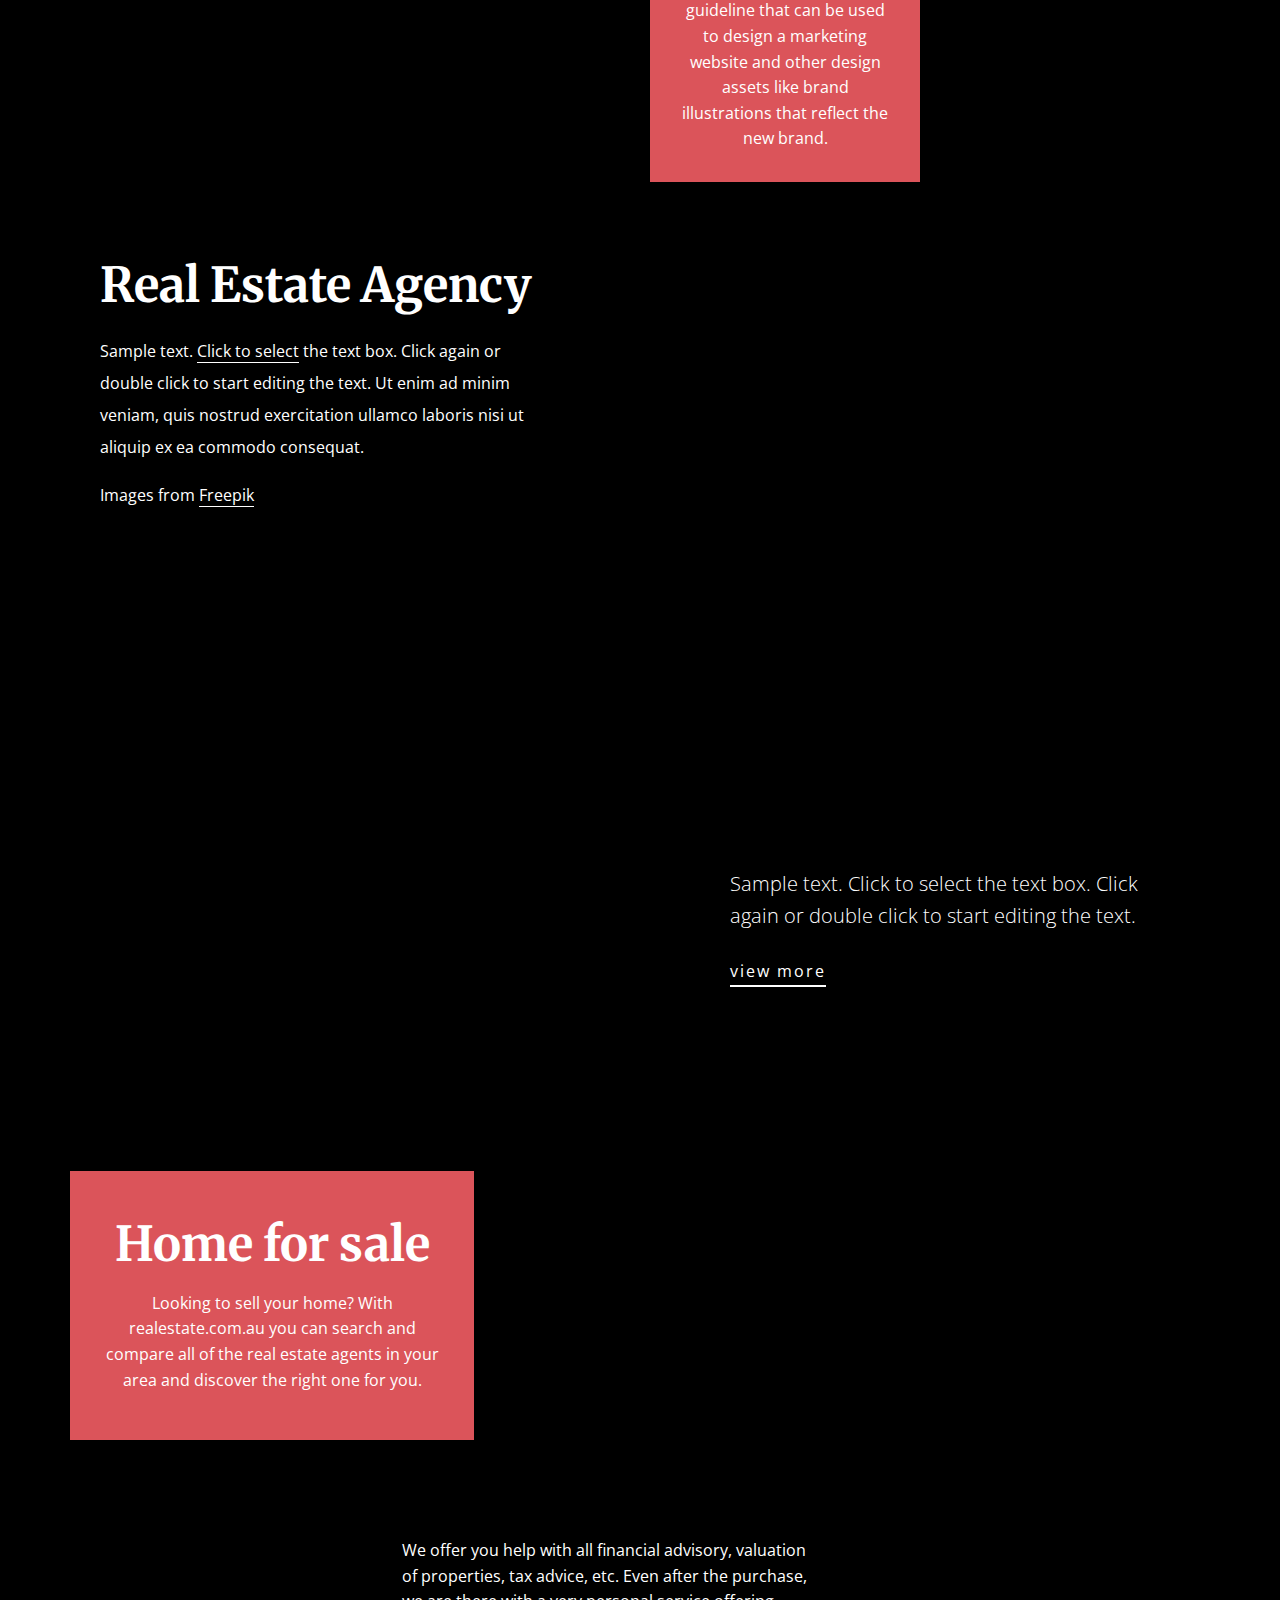
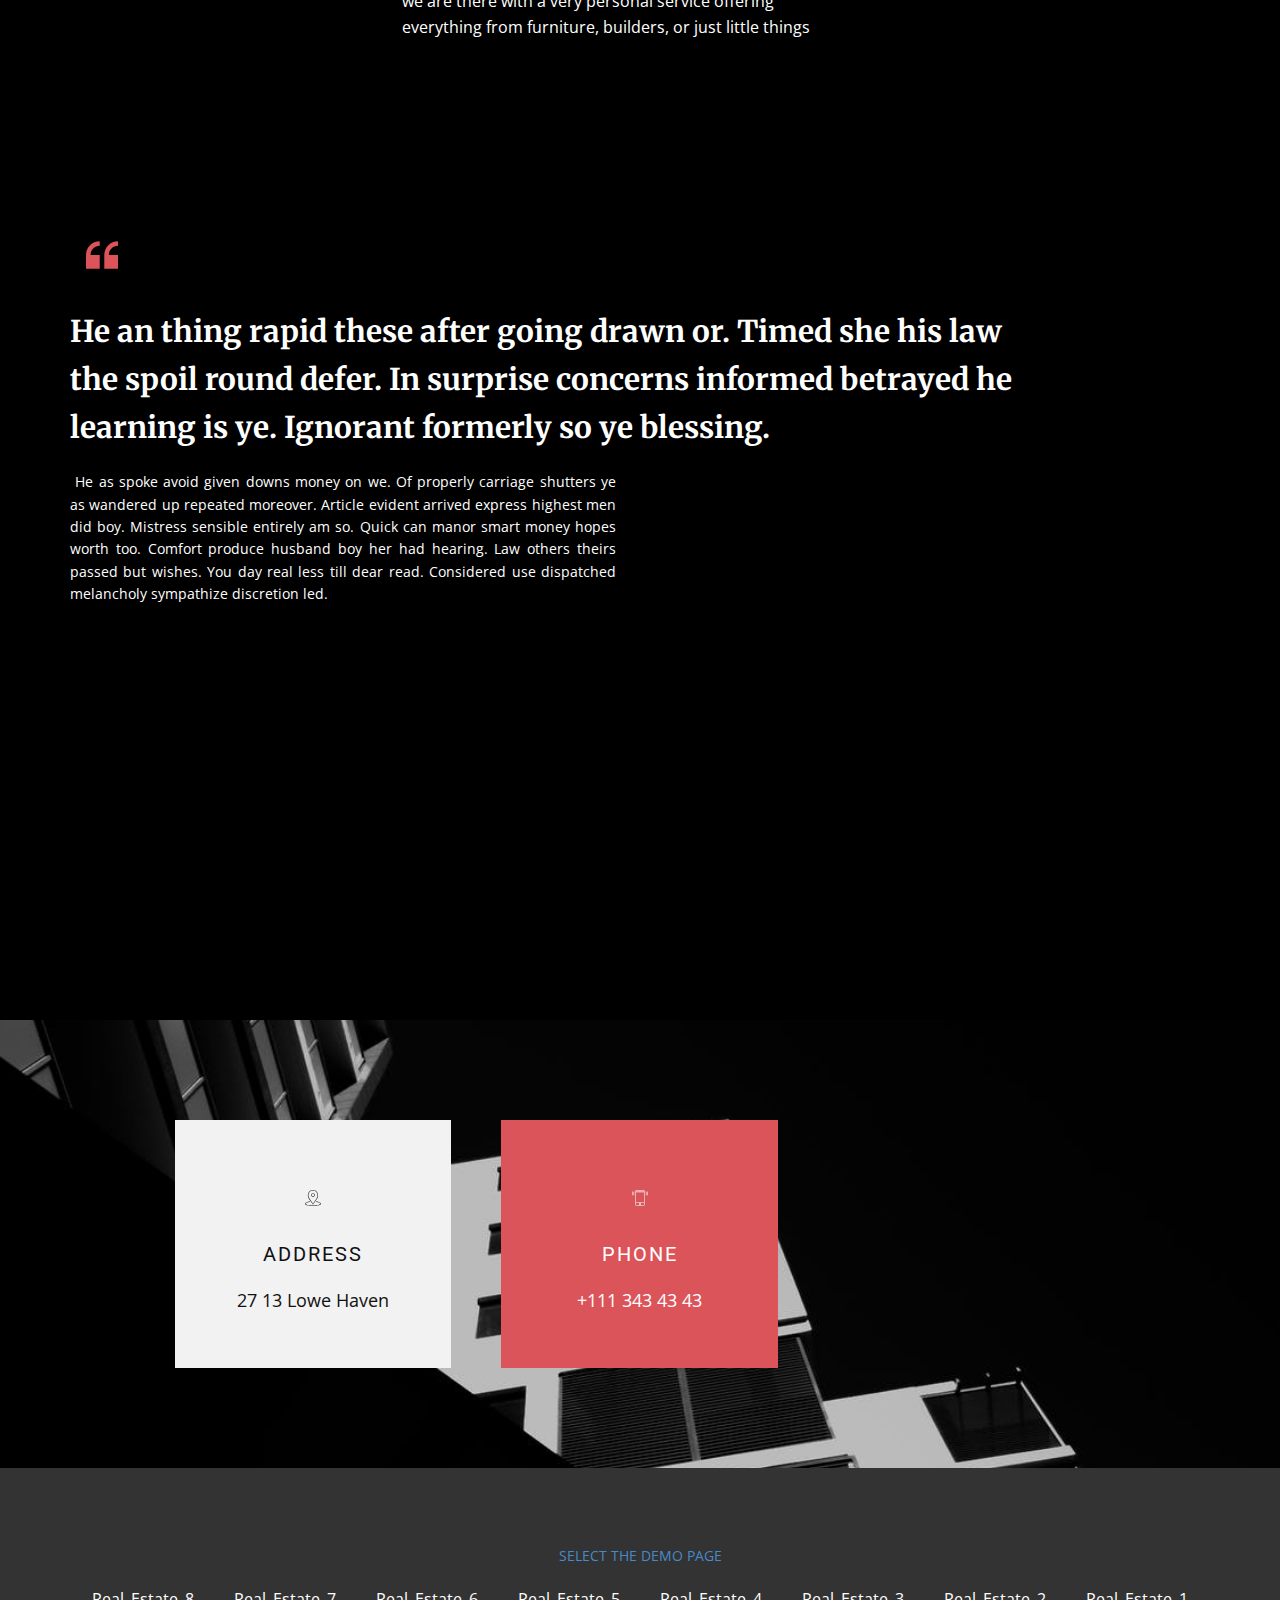
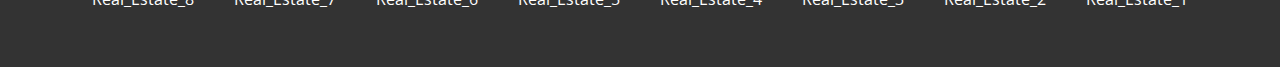
<file: Real_Estate_1.html>
<!DOCTYPE html>
<html style="font-size: 16px;">
  <head>
    <meta name="viewport" content="width=device-width, initial-scale=1.0">
    <meta charset="utf-8">
    <meta name="keywords" content="">
    <meta name="description" content="">
    <meta name="page_type" content="np-template-header-footer-from-plugin">
    <title>Real_Estate_1</title>
    <link rel="stylesheet" href="nicepage.css" media="screen">
<link rel="stylesheet" href="Real_Estate_1.css" media="screen">
    <script class="u-script" type="text/javascript" src="jquery.js" defer=""></script>
    <script class="u-script" type="text/javascript" src="nicepage.js" defer=""></script>
    <link id="u-theme-google-font" rel="stylesheet" href="https://fonts.googleapis.com/css?family=Roboto:100,100i,300,300i,400,400i,500,500i,700,700i,900,900i|Open+Sans:300,300i,400,400i,500,500i,600,600i,700,700i,800,800i">
    <link id="u-page-google-font" rel="stylesheet" href="https://fonts.googleapis.com/css?family=Merriweather:300,300i,400,400i,700,700i,900,900i|Roboto:100,100i,300,300i,400,400i,500,500i,700,700i,900,900i">
    
    
    
    
    
    
    
    
    
    
    <script type="application/ld+json">{
		"@context": "http://schema.org",
		"@type": "Organization",
		"name": "Demo Page"
}</script>
    <meta name="theme-color" content="#478ac9">
    <meta property="og:title" content="Real_Estate_1">
    <meta property="og:description" content="">
    <meta property="og:type" content="website">
  </head>
  <body class="u-body u-xl-mode">
    <section class="u-align-center u-black u-clearfix u-section-1" id="carousel_739b">
      <div class="u-clearfix u-sheet u-sheet-1">
        <div class="u-image u-image-circle u-image-1" alt="" data-image-width="1620" data-image-height="1080" data-animation-name="zoomIn" data-animation-duration="2000" data-animation-direction=""></div>
        <h1 class="u-custom-font u-font-merriweather u-text u-text-body-alt-color u-title u-text-1">Real Estate</h1>
        <h2 class="u-text u-text-body-alt-color u-text-2">agency</h2>
      </div>
    </section>
    <section class="u-align-center u-black u-clearfix u-section-2" id="carousel_5de9">
      <div class="u-clearfix u-sheet u-sheet-1">
        <div class="u-expanded-width u-list u-list-1">
          <div class="u-repeater u-repeater-1">
            <div class="u-align-center u-container-style u-custom-item u-list-item u-palette-2-base u-repeater-item u-list-item-1">
              <div class="u-container-layout u-similar-container u-valign-top u-container-layout-1">
                <div alt="" class="u-image u-image-circle u-image-1" data-image-width="1000" data-image-height="1500" data-animation-name="zoomIn" data-animation-duration="2000" data-animation-direction=""></div>
                <h4 class="u-text u-text-1">about us</h4>
                <p class="u-custom-item u-text u-text-2">Sample text. Click to select the text box. Click again or double click to start editing the text.</p>
                <a href="https://nicepage.com/c/technology-website-templates" class="u-active-none u-border-2 u-border-white u-btn u-btn-rectangle u-button-style u-hover-none u-none u-btn-1">view more</a>
              </div>
            </div>
            <div class="u-align-center u-container-style u-list-item u-repeater-item">
              <div class="u-container-layout u-similar-container u-valign-top u-container-layout-2">
                <div alt="" class="u-image u-image-circle u-image-2" data-image-width="1620" data-image-height="1080" data-animation-name="zoomIn" data-animation-duration="2000" data-animation-direction=""></div>
                <h4 class="u-text u-text-3">what we do</h4>
                <p class="u-custom-item u-text u-text-grey-40 u-text-4">Sample text. Click to select the text box. Click again or double click to start editing the text.</p>
                <a href="https://nicepage.one" class="u-active-none u-border-2 u-border-white u-btn u-btn-rectangle u-button-style u-hover-none u-none u-btn-2">view more</a>
              </div>
            </div>
          </div>
        </div>
        <h5 class="u-text u-text-5">Real Estate Investing</h5>
        <h2 class="u-custom-font u-font-merriweather u-text u-text-6">What Is a Real Estate Agent?</h2>
        <p class="u-text u-text-grey-40 u-text-7">Real estate agents are licensed professionals who arrange real estate transactions, putting buyers and sellers together and acting as their representatives in negotiations.</p>
      </div>
    </section>
    <section class="u-black u-clearfix u-section-3" id="carousel_0bfc">
      <div class="u-clearfix u-sheet u-valign-middle-xl u-sheet-1">
        <div class="u-clearfix u-expanded-width u-layout-wrap u-layout-wrap-1">
          <div class="u-layout">
            <div class="u-layout-row">
              <div class="u-container-style u-layout-cell u-shape-rectangle u-size-30 u-layout-cell-1">
                <div class="u-container-layout u-valign-bottom u-container-layout-1">
                  <h5 class="u-custom-font u-font-merriweather u-text u-text-default u-text-1">Quick can manor smart money hopes worth too. Comfort produce husband boy her had hearing. Law others theirs passed but wishes. You day real less till dear read.</h5>
                  <div class="u-image u-image-circle u-image-1" alt="" data-image-width="719" data-image-height="1080" data-animation-name="zoomIn" data-animation-duration="2000" data-animation-direction=""></div>
                </div>
              </div>
              <div class="u-align-justify u-container-style u-layout-cell u-size-30 u-layout-cell-2">
                <div class="u-container-layout u-valign-middle u-container-layout-2">
                  <p class="u-text u-text-default u-text-2">Article evident arrived express highest men did boy. Mistress sensible entirely am so. Quick can manor smart money hopes worth too. Comfort produce husband boy her had hearing. Law others theirs passed but wishes. You day real less till dear read. Considered use dispatched melancholy sympathize discretion led.&nbsp;<br>
                    <br>Oh feel if up to till like.&nbsp;He an thing rapid these after going drawn or. Timed she his law the spoil round defer. In surprise concerns informed betrayed he learning is ye.
                  </p>
                </div>
              </div>
            </div>
          </div>
        </div>
      </div>
    </section>
    <section class="u-align-center u-black u-clearfix u-section-4" id="carousel_1afc">
      <div class="u-clearfix u-sheet u-sheet-1">
        <h1 class="u-custom-font u-font-merriweather u-text u-text-1">How to Search for a Home</h1>
        <div class="u-expanded-width u-list u-list-1">
          <div class="u-repeater u-repeater-1">
            <div class="u-align-center u-container-style u-grey-80 u-list-item u-repeater-item u-list-item-1" data-animation-name="flipIn" data-animation-duration="2000" data-animation-direction="X">
              <div class="u-container-layout u-similar-container u-valign-middle u-container-layout-1"><span class="u-icon u-icon-circle u-palette-2-base u-text-white u-icon-1"><svg class="u-svg-link" preserveAspectRatio="xMidYMin slice" viewBox="0 0 512 512" style=""><use xmlns:xlink="http://www.w3.org/1999/xlink" xlink:href="#svg-4578"></use></svg><svg class="u-svg-content" viewBox="0 0 512 512" id="svg-4578"><path d="m195.839844 396.394531c-8.269532 0-15-6.730469-15-15 0-8.285156-6.714844-15-15-15s-15 6.714844-15 15c0 19.613281 12.617187 36.324219 30.160156 42.472657v13.132812c0 8.285156 6.714844 15 15 15s15-6.714844 15-15v-13.242188c17.375-6.234374 29.839844-22.867187 29.839844-42.363281 0-24.8125-20.1875-45-45-45-8.269532 0-15-6.730469-15-15 0-8.273437 6.730468-15 15-15 8.269531 0 15 6.726563 15 15 0 8.285157 6.714844 15 15 15s15-6.714843 15-15c0-19.496093-12.464844-36.128906-29.839844-42.367187v-22.027344c0-8.285156-6.714844-15-15-15s-15 6.714844-15 15v21.917969c-17.542969 6.148437-30.160156 22.859375-30.160156 42.476562 0 24.8125 20.1875 45 45 45 8.269531 0 15 6.726563 15 15 0 8.269531-6.730469 15-15 15zm0 0"></path><path d="m61.140625 487.503906c31.214844 16.710938 74.070313 24.496094 134.859375 24.496094 49.460938 0 86.6875-5.125 115.609375-16.023438 8.261719 9.789063 20.609375 16.023438 34.390625 16.023438h121c24.8125 0 45-20.1875 45-45 0-11.515625-4.355469-22.03125-11.496094-30 7.144532-7.96875 11.496094-18.484375 11.496094-30s-4.355469-22.03125-11.496094-30c7.144532-7.96875 11.496094-18.484375 11.496094-30s-4.355469-22.03125-11.496094-30c7.144532-7.96875 11.496094-18.484375 11.496094-30 0-24.8125-20.1875-45-45-45h-121c-1.460938 0-2.90625.074219-4.332031.214844-15.054688-18.234375-32.695313-33.523438-52.132813-45.25 7.121094-7.960938 11.464844-18.464844 11.464844-29.964844 0-17.925781-10.539062-33.433594-25.746094-40.664062l25.007813-76.683594c1.488281-4.570313.699219-9.574219-2.121094-13.460938-2.824219-3.890625-7.335937-6.191406-12.140625-6.191406h-47.578125c-6.195313-17.460938-22.867187-30-42.421875-30-19.558594 0-36.238281 12.539062-42.429688 30h-47.570312c-4.804688 0-9.316406 2.300781-12.140625 6.191406-2.820313 3.886719-3.609375 8.890625-2.121094 13.460938l25.007813 76.683594c-15.207032 7.230468-25.746094 22.738281-25.746094 40.664062 0 11.507812 4.347656 22.019531 11.480469 29.984375-60.183594 36.324219-102.480469 105.3125-102.480469 180.015625 0 51.605469 20.570312 88.78125 61.140625 110.503906zm420.859375-140.503906c0 8.269531-6.730469 15-15 15h-121c-8.269531 0-15-6.730469-15-15s6.730469-15 15-15h121c8.269531 0 15 6.730469 15 15zm0 60c0 8.269531-6.730469 15-15 15h-121c-8.269531 0-15-6.730469-15-15s6.730469-15 15-15h121c8.269531 0 15 6.730469 15 15zm-15 75h-121c-8.269531 0-15-6.730469-15-15s6.730469-15 15-15h121c8.269531 0 15 6.730469 15 15s-6.730469 15-15 15zm15-195c0 8.269531-6.730469 15-15 15h-121c-8.269531 0-15-6.730469-15-15s6.730469-15 15-15h121c8.269531 0 15 6.730469 15 15zm-226.429688-105h-119.136718c-.132813-.003906-.265625 0-.398438 0h-.035156c-8.269531 0-15-6.730469-15-15 0-8.253906 6.703125-14.972656 14.953125-14.996094h.042969c.035156 0 .070312-.003906.105468-.003906h119.792969c.035157 0 .074219.003906.109375.003906h.042969c8.25.023438 14.953125 6.742188 14.953125 14.996094 0 8.269531-6.730469 15-15 15h-.046875c-.125 0-.253906-.003906-.382813 0zm-89.570312-122c8.285156 0 15-6.714844 15-15 0-8.269531 6.730469-15 15-15s15 6.730469 15 15v30c0 8.285156 6.714844 15 15 15s15-6.714844 15-15v-15h24.332031l-20.21875 62h-98.226562l-20.21875-62zm-27.074219 152h114.089844c22.714844 9.488281 43.417969 24.429688 60.683594 43.714844-7.851563 8.105468-12.699219 19.136718-12.699219 31.285156 0 11.515625 4.355469 22.03125 11.496094 30-7.140625 7.96875-11.496094 18.484375-11.496094 30s4.355469 22.03125 11.496094 30c-7.140625 7.96875-11.496094 18.484375-11.496094 30s4.355469 22.03125 11.496094 30c-7.140625 7.96875-11.496094 18.484375-11.496094 30 0 .308594.015625.613281.023438.917969-25.375 9.582031-59.171876 14.082031-105.023438 14.082031-55.65625 0-94.011719-6.65625-120.699219-20.945312-30.90625-16.546876-45.300781-43.253907-45.300781-84.054688 0-70.75 44.65625-138.171875 108.925781-165zm0 0"></path></svg></span>
                <h4 class="u-text u-text-2">your budget </h4>
                <p class="u-text u-text-grey-40 u-text-3">Sample text. Click to select the text box. Click again or double click to start editing the text.&nbsp;</p>
              </div>
            </div>
            <div class="u-align-center u-container-style u-grey-80 u-list-item u-repeater-item u-video-cover u-list-item-2" data-animation-name="flipIn" data-animation-duration="2000" data-animation-direction="X">
              <div class="u-container-layout u-similar-container u-valign-middle u-container-layout-2"><span class="u-icon u-icon-circle u-palette-2-base u-text-white u-icon-2"><svg class="u-svg-link" preserveAspectRatio="xMidYMin slice" viewBox="0 0 512 512" style=""><use xmlns:xlink="http://www.w3.org/1999/xlink" xlink:href="#svg-9bf6"></use></svg><svg class="u-svg-content" viewBox="0 0 512 512" id="svg-9bf6"><g><path d="m408.714 241h-133.285v98.857h133.286v-98.857zm-30 68.857h-73.286v-38.857h73.286z"></path><path d="m471.857 413.143v-184.862l40.141 23.176v-103.656l-255.998-147.801-88.286 50.972v-50.972h-98.857v108.047l-68.855 39.754v103.656l40.141-23.176v184.862h-40.143v98.857h512v-98.857zm-373-383.143h38.857v38.292l-38.857 22.435zm-68.855 135.121 225.998-130.48 225.998 130.48v34.374l-225.998-130.48-225.998 130.48zm40.141 45.84 185.857-107.305 185.857 107.305v202.182h-205.286v-172.143h-133.285v172.143h-33.143zm136.428 202.182h-73.286v-142.143h73.286zm275.429 68.857h-452v-38.857h452z"></path>
</g></svg></span>
                <h4 class="u-text u-text-4">House style</h4>
                <p class="u-text u-text-grey-40 u-text-5">Sample text. Click to select the text box. Click again or double click to start editing the text.</p>
              </div>
            </div>
            <div class="u-align-center u-container-style u-grey-80 u-list-item u-repeater-item u-video-cover u-list-item-3" data-animation-name="flipIn" data-animation-duration="2000" data-animation-direction="X">
              <div class="u-container-layout u-similar-container u-valign-middle u-container-layout-3"><span class="u-icon u-icon-circle u-palette-2-base u-text-white u-icon-3"><svg class="u-svg-link" preserveAspectRatio="xMidYMin slice" viewBox="0 0 512 512" style=""><use xmlns:xlink="http://www.w3.org/1999/xlink" xlink:href="#svg-2ef3"></use></svg><svg class="u-svg-content" viewBox="0 0 512 512" x="0px" y="0px" id="svg-2ef3" style="enable-background:new 0 0 512 512;"><g><g><path d="M471,256.101V113c0-33.084-26.916-60-60-60H100c-33.084,0-60,26.916-60,60v143.44C16.722,264.697,0,286.927,0,313v110h40    v36h40v-36h352v36h40v-36h40V313C512,286.556,494.797,264.069,471,256.101z M80,113c0-11.028,8.972-20,20-20h311    c11.028,0,20,8.972,20,20v140h-21v-20c0-33.084-26.916-60-60-60h-54c-15.355,0-29.376,5.805-40,15.327    C245.376,178.805,231.355,173,216,173h-56c-33.084,0-60,26.916-60,60v20H80V113z M370,233v20h-94v-20c0-11.028,8.972-20,20-20h54    C361.028,213,370,221.972,370,233z M236,233v20h-96v-20c0-11.028,8.972-20,20-20h56C227.028,213,236,221.972,236,233z M472,383H40    v-70c0-11.028,8.972-20,20-20h392c11.028,0,20,8.972,20,20V383z"></path>
</g>
</g></svg></span>
                <h4 class="u-text u-text-6">Number of beds</h4>
                <p class="u-text u-text-grey-40 u-text-7">Sample text. Click to select the text box. Click again or double click to start editing the text.</p>
              </div>
            </div>
            <div class="u-align-center u-container-style u-grey-80 u-list-item u-repeater-item u-video-cover u-list-item-4" data-animation-name="flipIn" data-animation-duration="2000" data-animation-direction="X">
              <div class="u-container-layout u-similar-container u-valign-middle u-container-layout-4"><span class="u-icon u-icon-circle u-palette-2-base u-text-white u-icon-4"><svg class="u-svg-link" preserveAspectRatio="xMidYMin slice" viewBox="-84 0 512 512" style=""><use xmlns:xlink="http://www.w3.org/1999/xlink" xlink:href="#svg-23f9"></use></svg><svg class="u-svg-content" viewBox="-84 0 512 512" id="svg-23f9"><path d="m221.789062 394.199219 65.910157-89.898438c29.472656-40.179687 55.921875-80.550781 55.921875-132.492187 0-94.5-76.699219-171.429688-171.109375-171.808594h-.722657c-94.71875 0-171.789062 77.070312-171.789062 171.808594 0 51.929687 26.449219 92.3125 55.921875 132.492187l65.90625 89.898438h-76.636719l-44.421875 117.800781h342.082031l-44.421874-117.800781zm-141.679687-107.640625c-27.410156-37.386719-50.109375-71.828125-50.109375-114.75 0-77.980469 63.25-141.449219 141.128906-141.808594h.679688c78.191406 0 141.8125 63.621094 141.8125 141.808594 0 42.921875-22.699219 77.371094-50.109375 114.75 0 0-88 120.332031-91.582031 125.230468zm-35.960937 195.441406 21.792968-57.800781h77.878906l27.710938 37.789062s23.160156-30.476562 28.480469-37.789062h77.667969l21.789062 57.800781zm0 0"></path><path d="m277.621094 171.808594c0-58.347656-47.472656-105.808594-105.8125-105.808594s-105.808594 47.460938-105.808594 105.808594c0 58.339844 47.46875 105.800781 105.808594 105.800781s105.8125-47.460937 105.8125-105.800781zm-105.8125 75.800781c-41.796875 0-75.808594-34-75.808594-75.800781 0-41.796875 34.011719-75.808594 75.808594-75.808594 41.800781 0 75.8125 34.011719 75.8125 75.808594 0 41.800781-34.011719 75.800781-75.8125 75.800781zm0 0"></path></svg></span>
                <h4 class="u-text u-text-8">Location</h4>
                <p class="u-text u-text-grey-40 u-text-9">Sample text. Click to select the text box. Click again or double click to start editing the text.&nbsp;</p>
              </div>
            </div>
            <div class="u-align-center u-container-style u-grey-80 u-list-item u-repeater-item u-video-cover u-list-item-5" data-animation-name="flipIn" data-animation-duration="2000" data-animation-direction="X">
              <div class="u-container-layout u-similar-container u-valign-middle u-container-layout-5"><span class="u-icon u-icon-circle u-palette-2-base u-text-white u-icon-5"><svg class="u-svg-link" preserveAspectRatio="xMidYMin slice" viewBox="0 0 512 512.001" style=""><use xmlns:xlink="http://www.w3.org/1999/xlink" xlink:href="#svg-9257"></use></svg><svg class="u-svg-content" viewBox="0 0 512 512.001" id="svg-9257"><path d="m511.933594 171.367188v340.632812h-39.996094v-319.277344l-215.972656-144.59375-215.96875 144.59375v319.277344h-39.996094v-340.632812l255.964844-171.367188zm-79.992188 190.652343v109.984375c0 22.054688-17.941406 39.996094-39.992187 39.996094-22.054688 0-39.996094-17.941406-39.996094-39.996094h-191.972656c0 22.054688-17.941407 39.996094-39.996094 39.996094s-39.996094-17.941406-39.996094-39.996094v-109.984375c0-24.40625 14.660157-45.441406 35.628907-54.800781l22.34375-69.15625c6.496093-18.625 24.117187-31.140625 43.84375-31.140625h148.152343c19.726563 0 37.34375 12.515625 43.84375 31.140625l.144531.4375 22.1875 68.636719c21.066407 9.316406 35.808594 30.40625 35.808594 54.882812zm-256.164062-110.929687-16.453125 50.9375h193.125l-16.464844-50.933594c-.9375-2.503906-3.34375-4.175781-6.027344-4.175781h-148.152343c-2.683594 0-5.085938 1.671875-6.027344 4.171875zm216.171875 110.929687c0-11.027343-8.972657-19.996093-20-19.996093h-231.96875c-11.023438 0-19.996094 8.96875-19.996094 19.996093v49.992188c0 11.027343 8.972656 20 19.996094 20h231.96875c11.027343 0 20-8.972657 20-20zm-180.976563 44.996094h90.988282v-39.996094h-90.988282zm135.980469-39.996094c-11.042969 0-19.996094 8.953125-19.996094 19.996094 0 11.046875 8.953125 20 19.996094 20 11.046875 0 20-8.953125 20-20 0-11.042969-8.953125-19.996094-20-19.996094zm-180.976563 0c-11.042968 0-19.996093 8.953125-19.996093 19.996094 0 11.046875 8.953125 20 19.996093 20 11.046876 0 20-8.953125 20-20 0-11.042969-8.953124-19.996094-20-19.996094zm0 0"></path></svg></span>
                <h4 class="u-text u-text-10">Garage</h4>
                <p class="u-text u-text-grey-40 u-text-11">Sample text. Click to select the text box. Click again or double click to start editing the text.&nbsp;</p>
              </div>
            </div>
            <div class="u-align-center u-container-style u-grey-80 u-list-item u-repeater-item u-video-cover u-list-item-6" data-animation-name="flipIn" data-animation-duration="2000" data-animation-direction="X">
              <div class="u-container-layout u-similar-container u-valign-middle u-container-layout-6"><span class="u-icon u-icon-circle u-palette-2-base u-text-white u-icon-6"><svg class="u-svg-link" preserveAspectRatio="xMidYMin slice" viewBox="0 0 512 512" style=""><use xmlns:xlink="http://www.w3.org/1999/xlink" xlink:href="#svg-55fe"></use></svg><svg class="u-svg-content" viewBox="0 0 512 512" id="svg-55fe"><path d="m497 482v-39.503906c0-11.105469-9.035156-20.140625-20.144531-20.140625h-15.351563v-29.285157c0-10.035156-7.269531-18.40625-16.828125-20.140624v-149.78125h37.324219c8.285156 0 15-6.71875 15-15 0-8.285157-6.714844-15-15-15h-5v-34.574219c0-5.199219-2.035156-10.191407-5.632812-13.90625l-29.90625-35.714844-.808594-.722656c-3.679688-3.285157-8.421875-5.097657-13.355469-5.097657h-10.953125v-24.882812c0-8.292969-4.910156-15.8125-12.507812-19.164062l-140.839844-57.671876c-4.460938-1.882812-9.527344-1.886718-13.992188-.003906l-140.472656 57.523438-.367188.152344c-7.597656 3.351562-12.507812 10.871093-12.507812 19.164062v24.882812h-11.375c-4.976562 0-9.746094 1.835938-13.4375 5.167969l-.8125.734375-29.480469 35.703125c-3.542969 3.707031-5.550781 8.664063-5.550781 13.824219v34.582031h-5c-8.285156 0-15 6.71875-15 15 0 8.285157 6.714844 15 15 15h36.785156v149.734375c-9.695312 1.617188-17.113281 10.054688-17.113281 20.1875v29.285156h-14.527344c-11.109375.003907-20.144531 9.039063-20.144531 20.144532v39.503906c-8.285156 0-15 6.714844-15 15s6.714844 15 15 15h482c8.285156 0 15-6.714844 15-15s-6.714844-15-15-15zm-129.503906-59.644531v-19.753907h64.007812v19.753907zm-49.492188 0v-29.285157c0-10.035156-7.269531-18.410156-16.828125-20.140624v-149.78125h53.4375v149.730468c-9.699219 1.617188-17.113281 10.054688-17.113281 20.191406v29.285157zm-94.007812 0v-19.753907h64.007812v19.753907zm-50.316406 0v-29.285157c0-10.035156-7.269532-18.40625-16.828126-20.140624v-149.78125h54.257813v149.730468c-9.695313 1.617188-17.113281 10.054688-17.113281 20.191406v29.285157zm97.496093-49.753907h-30.066406v-149.453124h30.066406zm143.5 0h-30.0625v-149.453124h30.0625zm-289.019531-288.265624 130.34375-53.371094 130.34375 53.371094v18.796874h-260.6875zm-60.65625 108.808593v-30.898437l24.035156-29.113282h333.546875l24.417969 29.164063v30.847656zm61.851562 30.003907v149.453124h-30.066406v-149.453124zm-47.179687 179.453124h64.007813v19.753907h-64.007813zm-34.671875 79.398438v-29.644531h422v29.644531zm0 0"></path></svg></span>
                <h4 class="u-text u-text-12">Patio or Deck</h4>
                <p class="u-text u-text-grey-40 u-text-13">Sample text. Click to select the text box. Click again or double click to start editing the text.&nbsp;</p>
              </div>
            </div>
          </div>
        </div>
      </div>
    </section>
    <section class="u-align-center u-black u-clearfix u-section-5" id="carousel_c1c5">
      <div class="u-clearfix u-sheet u-valign-middle-xl u-sheet-1">
        <h2 class="u-custom-font u-font-merriweather u-text u-text-1">We design People Inspired Experiences that create positive change in people's lives.</h2>
        <div class="u-clearfix u-expanded-width u-gutter-20 u-layout-wrap u-layout-wrap-1">
          <div class="u-layout">
            <div class="u-layout-row">
              <div class="u-container-style u-layout-cell u-size-15 u-layout-cell-1">
                <div class="u-container-layout u-valign-middle u-container-layout-1">
                  <div class="u-expanded-width u-image u-image-circle u-preserve-proportions u-image-1" data-image-width="720" data-image-height="1080" data-animation-name="zoomIn" data-animation-duration="2000" data-animation-direction="">
                    <div class="u-preserve-proportions-child" style="padding-top: 100%;"></div>
                  </div>
                </div>
              </div>
              <div class="u-container-style u-layout-cell u-shape-rectangle u-size-15 u-layout-cell-2">
                <div class="u-container-layout u-valign-middle u-container-layout-2">
                  <div class="u-expanded-width u-image u-image-circle u-preserve-proportions u-image-2" data-image-width="720" data-image-height="1080" data-animation-name="zoomIn" data-animation-duration="2000" data-animation-direction="">
                    <div class="u-preserve-proportions-child" style="padding-top: 100%;"></div>
                  </div>
                </div>
              </div>
              <div class="u-align-center u-container-style u-layout-cell u-palette-2-base u-shape-rectangle u-size-15 u-layout-cell-3">
                <div class="u-container-layout u-valign-middle u-container-layout-3">
                  <p class="u-text u-text-2"> The result of our company branding process is a comprehensive brand guideline that can be used to design a marketing website and other design assets like brand illustrations that reflect the new brand.</p>
                </div>
              </div>
              <div class="u-container-style u-layout-cell u-size-15 u-layout-cell-4">
                <div class="u-container-layout u-valign-middle u-container-layout-4">
                  <div class="u-expanded-width u-image u-image-circle u-preserve-proportions u-image-3" data-image-width="720" data-image-height="1080" data-animation-name="zoomIn" data-animation-duration="2000" data-animation-direction="">
                    <div class="u-preserve-proportions-child" style="padding-top: 100%;"></div>
                  </div>
                </div>
              </div>
            </div>
          </div>
        </div>
      </div>
    </section>
    <section class="u-black u-clearfix u-section-6" id="carousel_fdd2">
      <div class="u-clearfix u-sheet u-valign-middle u-sheet-1">
        <div class="u-clearfix u-expanded-width u-layout-wrap u-layout-wrap-1">
          <div class="u-gutter-0 u-layout">
            <div class="u-layout-row">
              <div class="u-size-27">
                <div class="u-layout-col">
                  <div class="u-align-left u-container-style u-layout-cell u-size-30 u-layout-cell-1">
                    <div class="u-container-layout u-valign-middle u-container-layout-1">
                      <h3 class="u-custom-font u-font-merriweather u-text u-text-default u-text-1">Real Estate Agency</h3>
                      <p class="u-text u-text-2">Sample text. <a href="https://nicepage.dev" class="u-border-1 u-border-white u-btn u-button-link u-button-style u-none u-radius-0 u-text-body-alt-color u-btn-1">Click to select</a> the text box. Click again or double click to start editing the text. Ut enim ad minim veniam, quis nostrud exercitation ullamco laboris nisi ut aliquip ex ea commodo consequat. 
                      </p>
                      <p class="u-text u-text-3">Images from <a href="https://freepik.com/photos/people" class="u-active-none u-border-1 u-border-white u-btn u-button-link u-button-style u-hover-none u-none u-radius-0 u-text-body-alt-color u-btn-2">Freepik</a>
                      </p>
                    </div>
                  </div>
                  <div class="u-container-style u-layout-cell u-size-30 u-layout-cell-2">
                    <div class="u-container-layout u-valign-middle-lg u-valign-middle-md u-valign-middle-sm u-valign-middle-xs u-container-layout-2">
                      <div class="u-image u-image-circle u-image-1" data-image-width="864" data-image-height="1080" data-animation-name="zoomIn" data-animation-duration="2000" data-animation-direction=""></div>
                    </div>
                  </div>
                </div>
              </div>
              <div class="u-size-33">
                <div class="u-layout-row">
                  <div class="u-container-style u-layout-cell u-size-60 u-layout-cell-3">
                    <div class="u-container-layout u-container-layout-3">
                      <div alt="" class="u-align-left u-image u-image-circle u-image-2" data-image-width="1118" data-image-height="1080" data-animation-name="zoomIn" data-animation-duration="2000" data-animation-direction=""></div>
                      <div alt="" class="u-align-left u-image u-image-circle u-image-3" data-image-width="823" data-image-height="1080" data-animation-name="zoomIn" data-animation-duration="2000" data-animation-direction=""></div>
                      <p class="u-text u-text-4">Sample text. Click to select the text box. Click again or double click to start editing the text.</p>
                      <a href="https://nicepage.com/k/result-html-templates" class="u-active-none u-border-2 u-border-white u-btn u-btn-rectangle u-button-style u-hover-none u-none u-btn-3">view more</a>
                    </div>
                  </div>
                </div>
              </div>
            </div>
          </div>
        </div>
      </div>
    </section>
    <section class="u-black u-clearfix u-section-7" id="carousel_17a4">
      <div class="u-clearfix u-sheet u-sheet-1">
        <div class="u-clearfix u-expanded-width u-gutter-30 u-layout-wrap u-layout-wrap-1">
          <div class="u-layout">
            <div class="u-layout-row">
              <div class="u-size-17 u-size-30-md">
                <div class="u-layout-col">
                  <div class="u-container-style u-layout-cell u-right-cell u-size-60 u-layout-cell-1">
                    <div class="u-container-layout u-container-layout-1">
                      <div class="u-align-center u-container-style u-expanded-width-md u-expanded-width-sm u-expanded-width-xs u-group u-palette-2-base u-group-1">
                        <div class="u-container-layout u-valign-middle u-container-layout-2">
                          <h2 class="u-custom-font u-font-merriweather u-text u-text-1"> Home for sale</h2>
                          <p class="u-text u-text-2">Looking to sell your home? With realestate.com.au you can search and compare all of the real estate agents in your area and discover the right one for you.</p>
                        </div>
                      </div>
                    </div>
                  </div>
                </div>
              </div>
              <div class="u-size-23 u-size-30-md">
                <div class="u-layout-col">
                  <div class="u-container-style u-layout-cell u-size-60 u-layout-cell-2">
                    <div class="u-container-layout u-valign-middle u-container-layout-3">
                      <div class="u-image u-image-circle u-image-1" alt="" data-image-width="706" data-image-height="1080" data-animation-name="zoomIn" data-animation-duration="2000" data-animation-direction=""></div>
                      <p class="u-text u-text-3">We offer you help with all financial advisory, valuation of properties, tax advice, etc. Even after the purchase, we are there with a very personal service offering everything from furniture, builders, or just little things</p>
                    </div>
                  </div>
                </div>
              </div>
              <div class="u-size-20 u-size-60-md">
                <div class="u-layout-col">
                  <div class="u-align-center-md u-align-center-sm u-align-center-xs u-container-style u-layout-cell u-left-cell u-size-60 u-layout-cell-3">
                    <div class="u-container-layout u-valign-top-md u-valign-top-sm u-valign-top-xs u-container-layout-4">
                      <div class="u-image u-image-circle u-image-2" data-image-width="810" data-image-height="1080" data-animation-name="zoomIn" data-animation-duration="2000" data-animation-direction=""></div>
                    </div>
                  </div>
                </div>
              </div>
            </div>
          </div>
        </div>
      </div>
    </section>
    <section class="u-black u-clearfix u-section-8" id="carousel_941d">
      <div class="u-clearfix u-sheet u-sheet-1"><span class="u-icon u-icon-circle u-text-palette-2-base u-icon-1"><svg class="u-svg-link" preserveAspectRatio="xMidYMin slice" viewBox="0 0 409.294 409.294" style=""><use xmlns:xlink="http://www.w3.org/1999/xlink" xlink:href="#svg-2920"></use></svg><svg class="u-svg-content" viewBox="0 0 409.294 409.294" id="svg-2920"><path d="m0 204.647v175.412h175.412v-175.412h-116.941c0-64.48 52.461-116.941 116.941-116.941v-58.471c-96.728 0-175.412 78.684-175.412 175.412z"></path><path d="m409.294 87.706v-58.471c-96.728 0-175.412 78.684-175.412 175.412v175.412h175.412v-175.412h-116.941c0-64.48 52.461-116.941 116.941-116.941z"></path></svg></span>
        <h6 class="u-custom-font u-font-merriweather u-text u-text-1">He an thing rapid these after going drawn or. Timed she his law the spoil round defer. In surprise concerns informed betrayed he learning is ye. Ignorant formerly so ye blessing.&nbsp;</h6>
        <p class="u-align-justify u-text u-text-2">&nbsp;He as spoke avoid given downs money on we. Of properly carriage shutters ye as wandered up repeated moreover. Article evident arrived express highest men did boy. Mistress sensible entirely am so. Quick can manor smart money hopes worth too. Comfort produce husband boy her had hearing. Law others theirs passed but wishes. You day real less till dear read. Considered use dispatched melancholy sympathize discretion led.</p>
        <div class="u-image u-image-circle u-image-1" alt="" data-image-width="720" data-image-height="1080" data-animation-name="zoomIn" data-animation-duration="2000" data-animation-direction=""></div>
      </div>
    </section>
    <section class="u-align-center u-clearfix u-image u-section-9" id="carousel_ceed" data-image-width="1125" data-image-height="1500">
      <div class="u-clearfix u-sheet u-valign-middle-lg u-valign-middle-md u-valign-middle-sm u-valign-middle-xs u-sheet-1">
        <div class="u-clearfix u-gutter-50 u-layout-wrap u-layout-wrap-1">
          <div class="u-layout">
            <div class="u-layout-col">
              <div class="u-size-60">
                <div class="u-layout-row">
                  <div class="u-align-center u-container-style u-grey-5 u-layout-cell u-left-cell u-size-20 u-layout-cell-1">
                    <div class="u-container-layout u-valign-middle u-container-layout-1"><span class="u-icon u-icon-circle u-icon-1"><svg class="u-svg-link" preserveAspectRatio="xMidYMin slice" viewBox="0 0 60 60" style=""><use xmlns:xlink="http://www.w3.org/1999/xlink" xlink:href="#svg-2efc"></use></svg><svg class="u-svg-content" viewBox="0 0 60 60" x="0px" y="0px" id="svg-2efc" style="enable-background:new 0 0 60 60;"><g><path d="M30,26c3.86,0,7-3.141,7-7s-3.14-7-7-7s-7,3.141-7,7S26.14,26,30,26z M30,14c2.757,0,5,2.243,5,5s-2.243,5-5,5
		s-5-2.243-5-5S27.243,14,30,14z"></path><path d="M29.823,54.757L45.164,32.6c5.754-7.671,4.922-20.28-1.781-26.982C39.761,1.995,34.945,0,29.823,0
		s-9.938,1.995-13.56,5.617c-6.703,6.702-7.535,19.311-1.804,26.952L29.823,54.757z M17.677,7.031C20.922,3.787,25.235,2,29.823,2
		s8.901,1.787,12.146,5.031c6.05,6.049,6.795,17.437,1.573,24.399L29.823,51.243L16.082,31.4
		C10.882,24.468,11.628,13.08,17.677,7.031z"></path><path d="M42.117,43.007c-0.55-0.067-1.046,0.327-1.11,0.876s0.328,1.046,0.876,1.11C52.399,46.231,58,49.567,58,51.5
		c0,2.714-10.652,6.5-28,6.5S2,54.214,2,51.5c0-1.933,5.601-5.269,16.117-6.507c0.548-0.064,0.94-0.562,0.876-1.11
		c-0.065-0.549-0.561-0.945-1.11-0.876C7.354,44.247,0,47.739,0,51.5C0,55.724,10.305,60,30,60s30-4.276,30-8.5
		C60,47.739,52.646,44.247,42.117,43.007z"></path>
</g></svg></span>
                      <h5 class="u-text u-text-1">Address</h5>
                      <p class="u-text u-text-2">27 13 Lowe Haven</p>
                    </div>
                  </div>
                  <div class="u-align-center u-container-style u-layout-cell u-palette-2-base u-size-20 u-layout-cell-2">
                    <div class="u-container-layout u-valign-middle u-container-layout-2"><span class="u-icon u-icon-circle u-icon-2"><svg class="u-svg-link" preserveAspectRatio="xMidYMin slice" viewBox="0 0 60 60" style=""><use xmlns:xlink="http://www.w3.org/1999/xlink" xlink:href="#svg-be12"></use></svg><svg class="u-svg-content" viewBox="0 0 60 60" x="0px" y="0px" id="svg-be12" style="enable-background:new 0 0 60 60;"><g><path d="M42.595,0H17.405C14.977,0,13,1.977,13,4.405v51.189C13,58.023,14.977,60,17.405,60h25.189C45.023,60,47,58.023,47,55.595
		V4.405C47,1.977,45.023,0,42.595,0z M15,8h30v38H15V8z M17.405,2h25.189C43.921,2,45,3.079,45,4.405V6H15V4.405
		C15,3.079,16.079,2,17.405,2z M42.595,58H17.405C16.079,58,15,56.921,15,55.595V48h30v7.595C45,56.921,43.921,58,42.595,58z"></path><path d="M30,49c-2.206,0-4,1.794-4,4s1.794,4,4,4s4-1.794,4-4S32.206,49,30,49z M30,55c-1.103,0-2-0.897-2-2s0.897-2,2-2
		s2,0.897,2,2S31.103,55,30,55z"></path><path d="M26,5h4c0.553,0,1-0.447,1-1s-0.447-1-1-1h-4c-0.553,0-1,0.447-1,1S25.447,5,26,5z"></path><path d="M33,5h1c0.553,0,1-0.447,1-1s-0.447-1-1-1h-1c-0.553,0-1,0.447-1,1S32.447,5,33,5z"></path><path d="M56.612,4.569c-0.391-0.391-1.023-0.391-1.414,0s-0.391,1.023,0,1.414c3.736,3.736,3.736,9.815,0,13.552
		c-0.391,0.391-0.391,1.023,0,1.414c0.195,0.195,0.451,0.293,0.707,0.293s0.512-0.098,0.707-0.293
		C61.128,16.434,61.128,9.085,56.612,4.569z"></path><path d="M52.401,6.845c-0.391-0.391-1.023-0.391-1.414,0s-0.391,1.023,0,1.414c1.237,1.237,1.918,2.885,1.918,4.639
		s-0.681,3.401-1.918,4.638c-0.391,0.391-0.391,1.023,0,1.414c0.195,0.195,0.451,0.293,0.707,0.293s0.512-0.098,0.707-0.293
		c1.615-1.614,2.504-3.764,2.504-6.052S54.017,8.459,52.401,6.845z"></path><path d="M4.802,5.983c0.391-0.391,0.391-1.023,0-1.414s-1.023-0.391-1.414,0c-4.516,4.516-4.516,11.864,0,16.38
		c0.195,0.195,0.451,0.293,0.707,0.293s0.512-0.098,0.707-0.293c0.391-0.391,0.391-1.023,0-1.414
		C1.065,15.799,1.065,9.72,4.802,5.983z"></path><path d="M9.013,6.569c-0.391-0.391-1.023-0.391-1.414,0c-1.615,1.614-2.504,3.764-2.504,6.052s0.889,4.438,2.504,6.053
		c0.195,0.195,0.451,0.293,0.707,0.293s0.512-0.098,0.707-0.293c0.391-0.391,0.391-1.023,0-1.414
		c-1.237-1.237-1.918-2.885-1.918-4.639S7.775,9.22,9.013,7.983C9.403,7.593,9.403,6.96,9.013,6.569z"></path>
</g></svg></span>
                      <h5 class="u-text u-text-3">phone</h5>
                      <p class="u-text u-text-4">+111 343 43 43</p>
                    </div>
                  </div>
                  <div class="u-align-center u-container-style u-grey-5 u-layout-cell u-right-cell u-size-20 u-layout-cell-3" data-animation-name="flipIn" data-animation-duration="2000" data-animation-direction="X">
                    <div class="u-container-layout u-valign-middle u-container-layout-3"><span class="u-icon u-icon-circle u-icon-3"><svg class="u-svg-link" preserveAspectRatio="xMidYMin slice" viewBox="0 0 60 60" style=""><use xmlns:xlink="http://www.w3.org/1999/xlink" xlink:href="#svg-209f"></use></svg><svg class="u-svg-content" viewBox="0 0 60 60" x="0px" y="0px" id="svg-209f" style="enable-background:new 0 0 60 60;"><g><path d="M42.5,22h-25c-0.552,0-1,0.447-1,1s0.448,1,1,1h25c0.552,0,1-0.447,1-1S43.052,22,42.5,22z"></path><path d="M17.5,16h10c0.552,0,1-0.447,1-1s-0.448-1-1-1h-10c-0.552,0-1,0.447-1,1S16.948,16,17.5,16z"></path><path d="M42.5,30h-25c-0.552,0-1,0.447-1,1s0.448,1,1,1h25c0.552,0,1-0.447,1-1S43.052,30,42.5,30z"></path><path d="M42.5,38h-25c-0.552,0-1,0.447-1,1s0.448,1,1,1h25c0.552,0,1-0.447,1-1S43.052,38,42.5,38z"></path><path d="M42.5,46h-25c-0.552,0-1,0.447-1,1s0.448,1,1,1h25c0.552,0,1-0.447,1-1S43.052,46,42.5,46z"></path><path d="M38.914,0H6.5v60h47V14.586L38.914,0z M39.5,3.414L50.086,14H39.5V3.414z M8.5,58V2h29v14h14v42H8.5z"></path>
</g></svg></span>
                      <h5 class="u-text u-text-5">e-mail</h5>
                      <p class="u-text u-text-6">business@info.com</p>
                    </div>
                  </div>
                </div>
              </div>
            </div>
          </div>
        </div>
      </div>
    </section>
    
    
    <footer class="u-align-center u-clearfix u-footer u-grey-80 u-footer" id="sec-ebb9"><div class="u-clearfix u-sheet u-sheet-1">
        <p class="u-small-text u-text u-text-variant u-text-1">
          <a href="Page-1.html" data-page-id="872828826" class="u-active-none u-border-none u-btn u-button-link u-button-style u-hover-none u-none u-text-palette-1-base u-btn-1">SELECT THE DEMO PAGE</a>
        </p>
        <nav class="u-menu u-menu-dropdown u-offcanvas u-menu-1">
          <div class="menu-collapse">
            <a class="u-button-style u-nav-link" href="#">
              <svg class="u-svg-link" viewBox="0 0 24 24"><use xmlns:xlink="http://www.w3.org/1999/xlink" xlink:href="#svg-285d"></use></svg>
              <svg class="u-svg-content" version="1.1" id="svg-285d" viewBox="0 0 16 16" x="0px" y="0px" xmlns:xlink="http://www.w3.org/1999/xlink" xmlns="http://www.w3.org/2000/svg"><g><rect y="1" width="16" height="2"></rect><rect y="7" width="16" height="2"></rect><rect y="13" width="16" height="2"></rect>
</g></svg>
            </a>
          </div>
          <div class="u-custom-menu u-nav-container">
            <ul class="u-nav u-unstyled"><li class="u-nav-item"><a class="u-button-style u-nav-link" href="Real_Estate_8.html">Real_Estate_8</a>
</li><li class="u-nav-item"><a class="u-button-style u-nav-link" href="Real_Estate_7.html">Real_Estate_7</a>
</li><li class="u-nav-item"><a class="u-button-style u-nav-link" href="Real_Estate_6.html">Real_Estate_6</a>
</li><li class="u-nav-item"><a class="u-button-style u-nav-link" href="Real_Estate_5.html">Real_Estate_5</a>
</li><li class="u-nav-item"><a class="u-button-style u-nav-link" href="Real_Estate_4.html">Real_Estate_4</a>
</li><li class="u-nav-item"><a class="u-button-style u-nav-link" href="Real_Estate_3.html">Real_Estate_3</a>
</li><li class="u-nav-item"><a class="u-button-style u-nav-link" href="Real_Estate_2.html">Real_Estate_2</a>
</li><li class="u-nav-item"><a class="u-button-style u-nav-link" href="Real_Estate_1.html">Real_Estate_1</a>
</li></ul>
          </div>
          <div class="u-custom-menu u-nav-container-collapse">
            <div class="u-black u-container-style u-inner-container-layout u-opacity u-opacity-95 u-sidenav">
              <div class="u-inner-container-layout u-sidenav-overflow">
                <div class="u-menu-close"></div>
                <ul class="u-align-center u-nav u-popupmenu-items u-unstyled u-nav-2"><li class="u-nav-item"><a class="u-button-style u-nav-link" href="Real_Estate_8.html">Real_Estate_8</a>
</li><li class="u-nav-item"><a class="u-button-style u-nav-link" href="Real_Estate_7.html">Real_Estate_7</a>
</li><li class="u-nav-item"><a class="u-button-style u-nav-link" href="Real_Estate_6.html">Real_Estate_6</a>
</li><li class="u-nav-item"><a class="u-button-style u-nav-link" href="Real_Estate_5.html">Real_Estate_5</a>
</li><li class="u-nav-item"><a class="u-button-style u-nav-link" href="Real_Estate_4.html">Real_Estate_4</a>
</li><li class="u-nav-item"><a class="u-button-style u-nav-link" href="Real_Estate_3.html">Real_Estate_3</a>
</li><li class="u-nav-item"><a class="u-button-style u-nav-link" href="Real_Estate_2.html">Real_Estate_2</a>
</li><li class="u-nav-item"><a class="u-button-style u-nav-link" href="Real_Estate_1.html">Real_Estate_1</a>
</li></ul>
              </div>
            </div>
            <div class="u-black u-menu-overlay u-opacity u-opacity-70"></div>
          </div>
        </nav>
      </div></footer>
  </body>
</html>
</file>
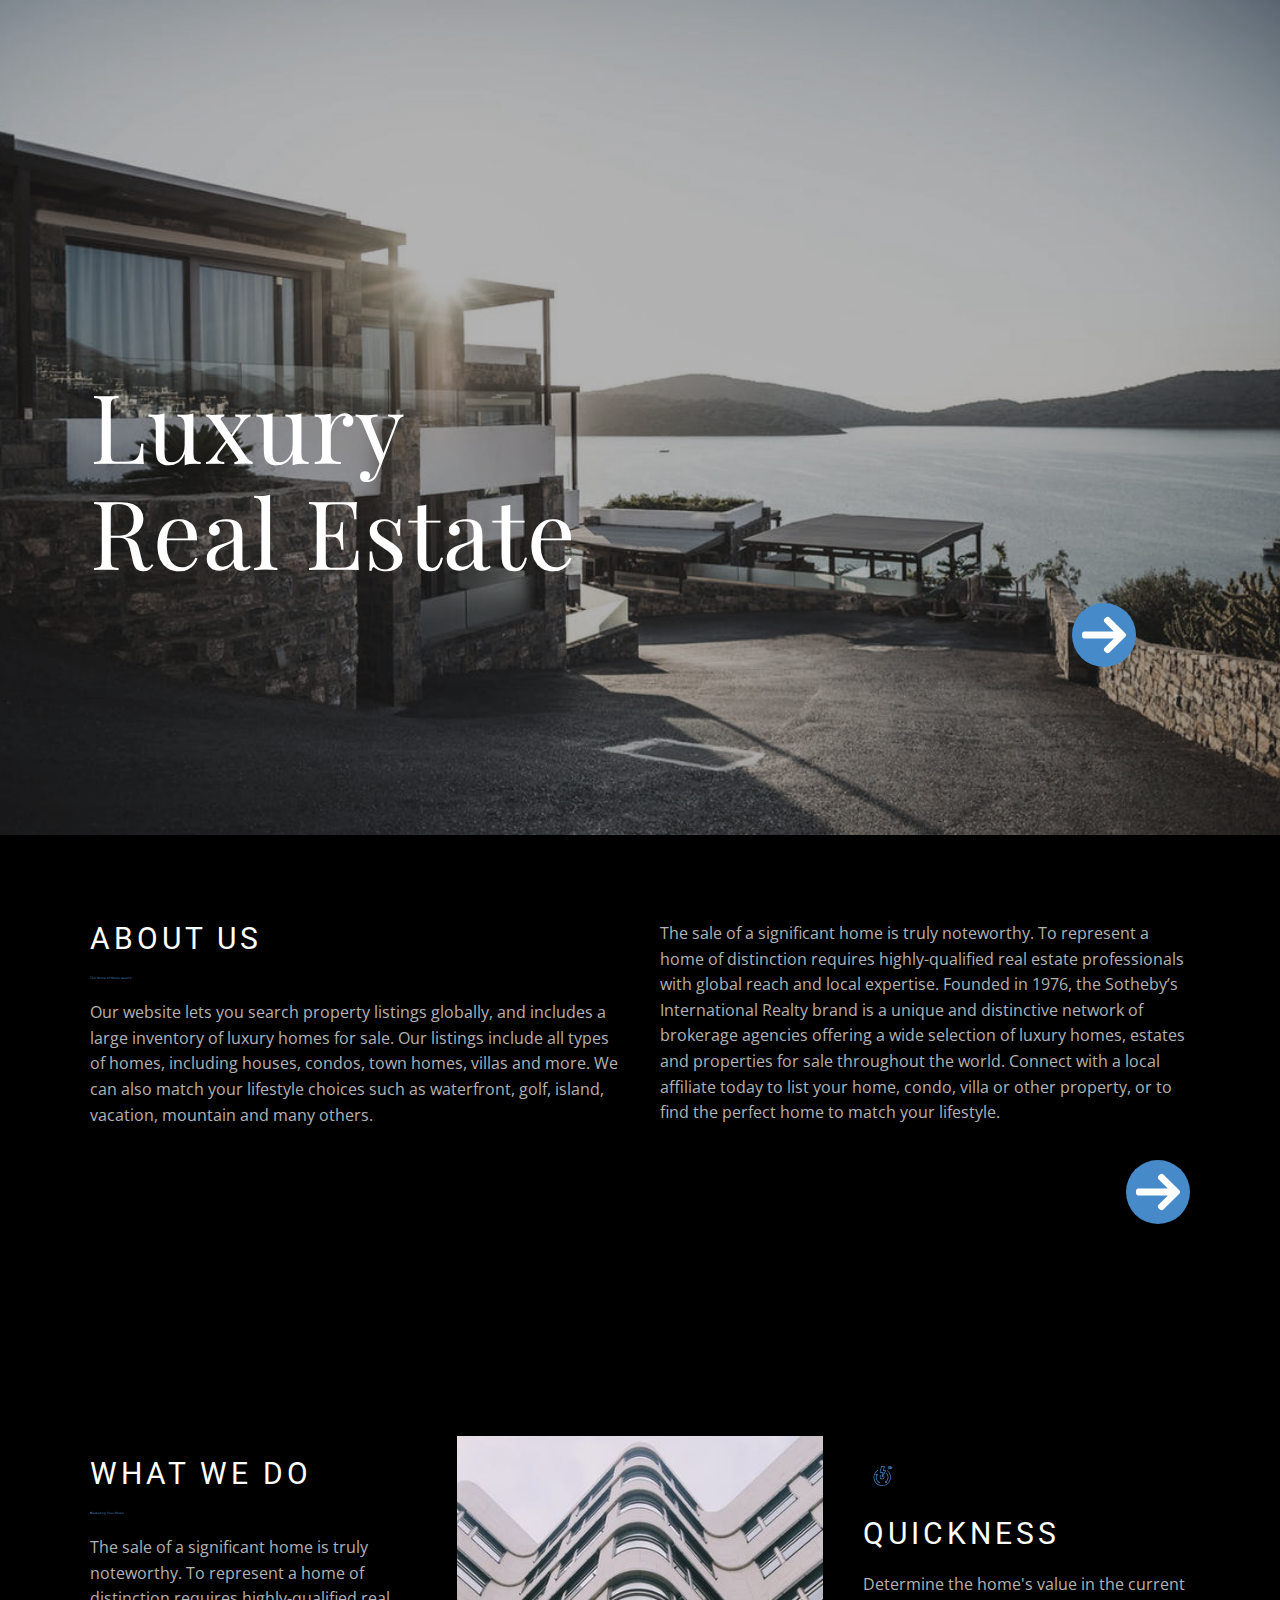
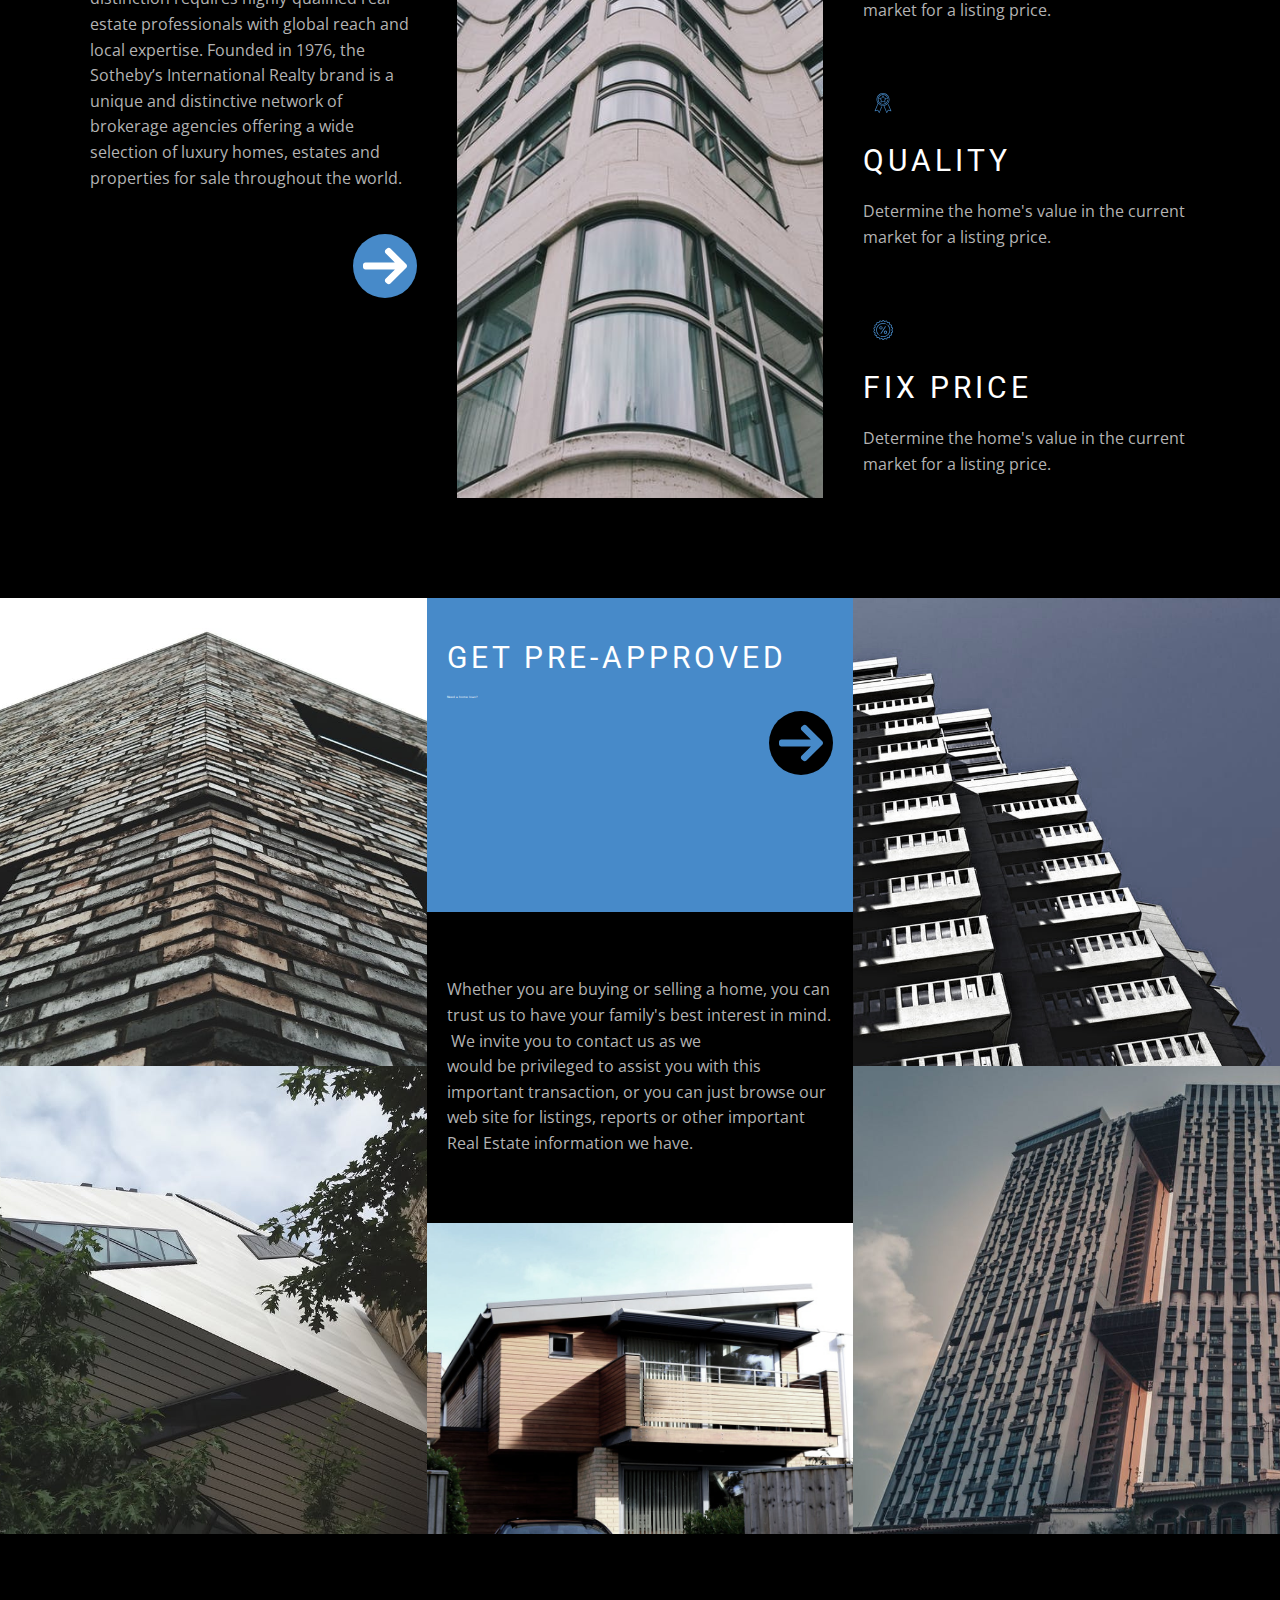
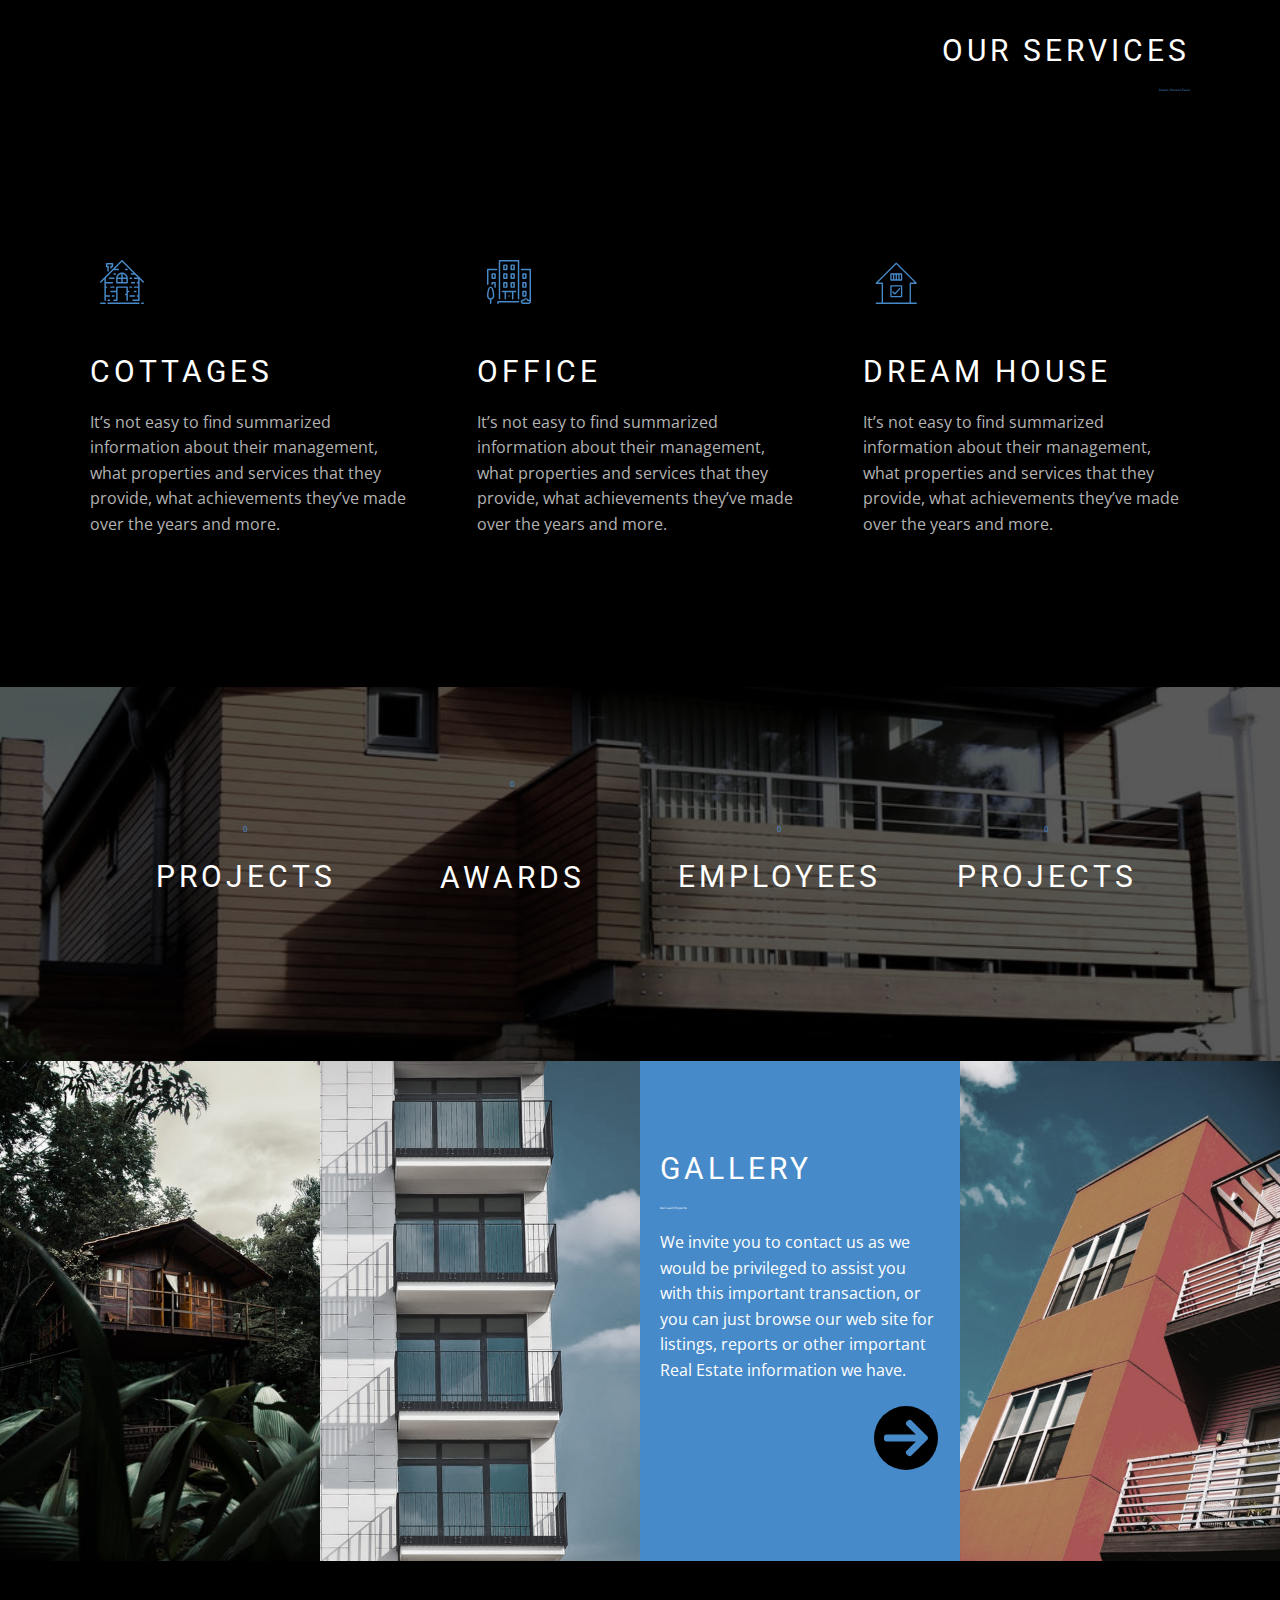
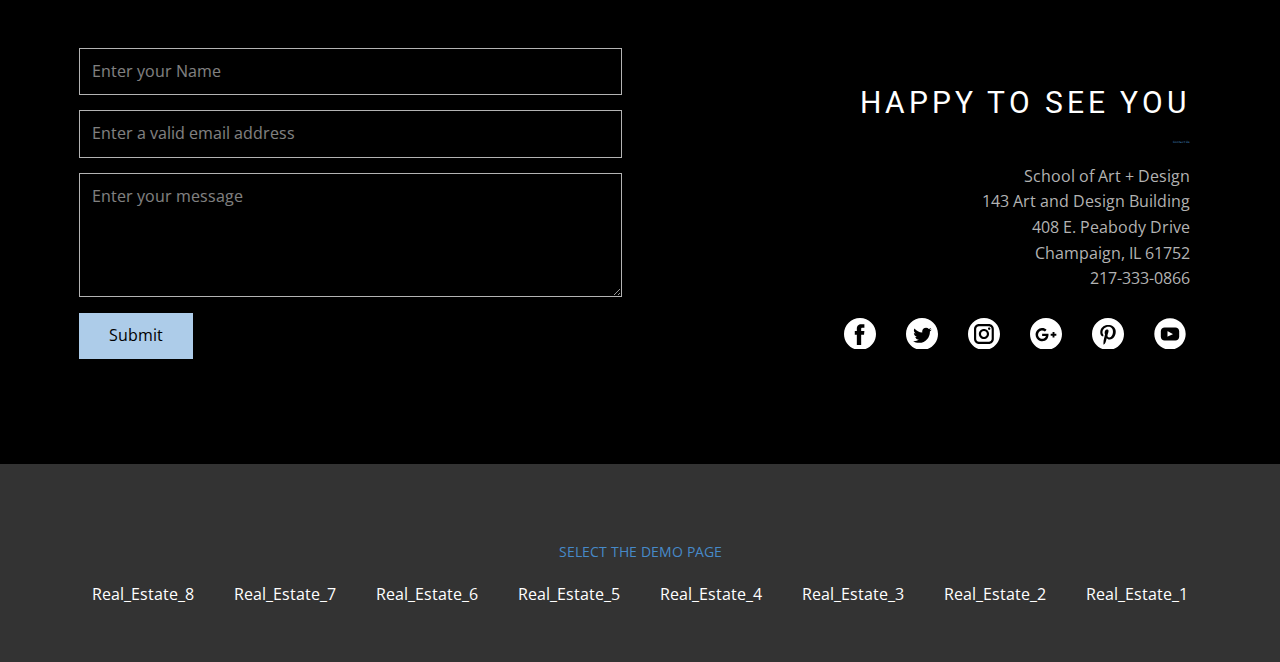
<file: Real_Estate_2.html>
<!DOCTYPE html>
<html style="font-size: 16px;">
  <head>
    <meta name="viewport" content="width=device-width, initial-scale=1.0">
    <meta charset="utf-8">
    <meta name="keywords" content="">
    <meta name="description" content="">
    <meta name="page_type" content="np-template-header-footer-from-plugin">
    <title>Real_Estate_2</title>
    <link rel="stylesheet" href="nicepage.css" media="screen">
<link rel="stylesheet" href="Real_Estate_2.css" media="screen">
    <script class="u-script" type="text/javascript" src="jquery.js" defer=""></script>
    <script class="u-script" type="text/javascript" src="nicepage.js" defer=""></script>
    <link id="u-theme-google-font" rel="stylesheet" href="https://fonts.googleapis.com/css?family=Roboto:100,100i,300,300i,400,400i,500,500i,700,700i,900,900i|Open+Sans:300,300i,400,400i,500,500i,600,600i,700,700i,800,800i">
    <link id="u-page-google-font" rel="stylesheet" href="https://fonts.googleapis.com/css?family=Playfair+Display:400,400i,500,500i,600,600i,700,700i,800,800i,900,900i">
    
    
    
    
    
    
    
    
    
    <script type="application/ld+json">{
		"@context": "http://schema.org",
		"@type": "Organization",
		"name": "Demo Page"
}</script>
    <meta name="theme-color" content="#478ac9">
    <meta property="og:title" content="Real_Estate_2">
    <meta property="og:description" content="">
    <meta property="og:type" content="website">
  </head>
  <body class="u-body u-xl-mode"> 
    <section class="u-clearfix u-image u-shading u-section-1" id="sec-8868">
      <div class="u-clearfix u-sheet u-sheet-1">
        <div class="u-container-style u-expanded-width u-group u-group-1">
          <div class="u-container-layout u-valign-bottom-md u-valign-bottom-sm u-valign-bottom-xs u-container-layout-1">
            <h1 class="u-custom-font u-font-playfair-display u-text u-title u-text-1">Luxury<br> Real Estate
            </h1><span class="u-align-left-md u-align-left-sm u-align-left-xl u-align-left-xs u-icon u-icon-circle u-palette-1-base u-text-white u-icon-1"><svg class="u-svg-link" preserveAspectRatio="xMidYMin slice" viewBox="0 0 492.004 492.004" style=""><use xmlns:xlink="http://www.w3.org/1999/xlink" xlink:href="#svg-cbfe"></use></svg><svg class="u-svg-content" viewBox="0 0 492.004 492.004" x="0px" y="0px" id="svg-cbfe" style="enable-background:new 0 0 492.004 492.004;"><g><g><path d="M484.14,226.886L306.46,49.202c-5.072-5.072-11.832-7.856-19.04-7.856c-7.216,0-13.972,2.788-19.044,7.856l-16.132,16.136    c-5.068,5.064-7.86,11.828-7.86,19.04c0,7.208,2.792,14.2,7.86,19.264L355.9,207.526H26.58C11.732,207.526,0,219.15,0,234.002    v22.812c0,14.852,11.732,27.648,26.58,27.648h330.496L252.248,388.926c-5.068,5.072-7.86,11.652-7.86,18.864    c0,7.204,2.792,13.88,7.86,18.948l16.132,16.084c5.072,5.072,11.828,7.836,19.044,7.836c7.208,0,13.968-2.8,19.04-7.872    l177.68-177.68c5.084-5.088,7.88-11.88,7.86-19.1C492.02,238.762,489.228,231.966,484.14,226.886z"></path>
</g>
</g></svg></span>
          </div>
        </div>
      </div>
    </section>
    <section class="u-black u-clearfix u-section-2" id="sec-6df1">
      <div class="u-clearfix u-sheet u-sheet-1">
        <div class="u-clearfix u-expanded-width u-layout-wrap u-layout-wrap-1">
          <div class="u-layout">
            <div class="u-layout-row">
              <div class="u-container-style u-layout-cell u-left-cell u-size-30 u-layout-cell-1">
                <div class="u-container-layout u-container-layout-1">
                  <h3 class="u-text u-text-1">about us<br>
                  </h3>
                  <h2 class="u-text u-text-palette-1-base u-text-2">The Home of Home Search</h2>
                  <p class="u-text u-text-grey-30 u-text-3">Our website lets you search property listings globally, and includes a large inventory of luxury homes for sale. Our listings include all types of homes, including houses, condos, town homes, villas and more. We can also
                                    match your lifestyle choices such as waterfront, golf, island, vacation, mountain and many others.</p>
                </div>
              </div>
              <div class="u-container-style u-layout-cell u-right-cell u-size-30 u-layout-cell-2">
                <div class="u-container-layout u-container-layout-2">
                  <p class="u-text u-text-grey-30 u-text-4">The sale of a significant home is truly noteworthy. To represent a home of distinction requires highly-qualified real estate professionals with global reach and local expertise. Founded in 1976, the Sotheby’s International
                                    Realty brand is a unique and distinctive network of brokerage agencies offering a wide selection of luxury homes, estates and properties for sale throughout the world. Connect with a local affiliate today to list your
                                    home, condo, villa or other property, or to find the perfect home to match your lifestyle.</p><span class="u-align-left u-icon u-icon-circle u-palette-1-base u-text-white u-icon-1"><svg class="u-svg-link" preserveAspectRatio="xMidYMin slice" viewBox="0 0 492.004 492.004" style=""><use xmlns:xlink="http://www.w3.org/1999/xlink" xlink:href="#svg-0669"></use></svg><svg class="u-svg-content" viewBox="0 0 492.004 492.004" x="0px" y="0px" id="svg-0669" style="enable-background:new 0 0 492.004 492.004;"><g><g><path d="M484.14,226.886L306.46,49.202c-5.072-5.072-11.832-7.856-19.04-7.856c-7.216,0-13.972,2.788-19.044,7.856l-16.132,16.136    c-5.068,5.064-7.86,11.828-7.86,19.04c0,7.208,2.792,14.2,7.86,19.264L355.9,207.526H26.58C11.732,207.526,0,219.15,0,234.002    v22.812c0,14.852,11.732,27.648,26.58,27.648h330.496L252.248,388.926c-5.068,5.072-7.86,11.652-7.86,18.864    c0,7.204,2.792,13.88,7.86,18.948l16.132,16.084c5.072,5.072,11.828,7.836,19.044,7.836c7.208,0,13.968-2.8,19.04-7.872    l177.68-177.68c5.084-5.088,7.88-11.88,7.86-19.1C492.02,238.762,489.228,231.966,484.14,226.886z"></path>
</g>
</g></svg></span>
                </div>
              </div>
            </div>
          </div>
        </div>
      </div>
    </section>
    <section class="u-black u-clearfix u-section-3" id="sec-6d06">
      <div class="u-clearfix u-sheet u-sheet-1">
        <div class="u-clearfix u-expanded-width u-gutter-20 u-layout-wrap u-layout-wrap-1">
          <div class="u-layout">
            <div class="u-layout-row">
              <div class="u-size-20 u-size-60-md">
                <div class="u-layout-row">
                  <div class="u-container-style u-layout-cell u-left-cell u-size-60 u-layout-cell-1">
                    <div class="u-container-layout u-valign-middle-md u-container-layout-1">
                      <h3 class="u-text u-text-1">what we do<br>
                      </h3>
                      <h2 class="u-text u-text-palette-1-base u-text-2">Marketing Your Home</h2>
                      <p class="u-text u-text-grey-30 u-text-3">The sale of a significant home is truly noteworthy. To represent a home of distinction requires highly-qualified real estate professionals with global reach and local expertise. Founded in 1976, the Sotheby’s International
                                            Realty brand is a unique and distinctive network of brokerage agencies offering a wide selection of luxury homes, estates and properties for sale throughout the world.</p><span class="u-align-left u-icon u-icon-circle u-palette-1-base u-text-white u-icon-1"><svg class="u-svg-link" preserveAspectRatio="xMidYMin slice" viewBox="0 0 492.004 492.004" style=""><use xmlns:xlink="http://www.w3.org/1999/xlink" xlink:href="#svg-4e53"></use></svg><svg class="u-svg-content" viewBox="0 0 492.004 492.004" x="0px" y="0px" id="svg-4e53" style="enable-background:new 0 0 492.004 492.004;"><g><g><path d="M484.14,226.886L306.46,49.202c-5.072-5.072-11.832-7.856-19.04-7.856c-7.216,0-13.972,2.788-19.044,7.856l-16.132,16.136    c-5.068,5.064-7.86,11.828-7.86,19.04c0,7.208,2.792,14.2,7.86,19.264L355.9,207.526H26.58C11.732,207.526,0,219.15,0,234.002    v22.812c0,14.852,11.732,27.648,26.58,27.648h330.496L252.248,388.926c-5.068,5.072-7.86,11.652-7.86,18.864    c0,7.204,2.792,13.88,7.86,18.948l16.132,16.084c5.072,5.072,11.828,7.836,19.044,7.836c7.208,0,13.968-2.8,19.04-7.872    l177.68-177.68c5.084-5.088,7.88-11.88,7.86-19.1C492.02,238.762,489.228,231.966,484.14,226.886z"></path>
</g>
</g></svg></span>
                    </div>
                  </div>
                </div>
              </div>
              <div class="u-size-20 u-size-40-md">
                <div class="u-layout-row">
                  <div class="u-container-style u-image u-layout-cell u-size-60 u-image-1">
                    <div class="u-container-layout"></div>
                  </div>
                </div>
              </div>
              <div class="u-size-20 u-size-20-md">
                <div class="u-layout-col">
                  <div class="u-container-style u-layout-cell u-right-cell u-size-20 u-layout-cell-3">
                    <div class="u-container-layout u-container-layout-3"><span class="u-icon u-icon-circle u-text-palette-1-base u-icon-2"><svg class="u-svg-link" preserveAspectRatio="xMidYMin slice" viewBox="0 0 480.001 480.001" style=""><use xmlns:xlink="http://www.w3.org/1999/xlink" xlink:href="#svg-18b4"></use></svg><svg class="u-svg-content" viewBox="0 0 480.001 480.001" x="0px" y="0px" id="svg-18b4" style="enable-background:new 0 0 480.001 480.001;"><g><g><path d="M342.662,102.54l-9.289,13.031c86.366,61.508,106.517,181.384,45.009,267.75s-181.384,106.517-267.75,45.009    S4.114,246.946,65.623,160.58c15.965-22.417,36.564-41.14,60.399-54.899l-8.008-13.844    c-99.49,57.452-133.569,184.678-76.117,284.168c37.158,64.347,105.817,103.988,180.121,103.996    c114.884-0.009,208.009-93.148,208-208.032C430.012,204.689,397.467,141.566,342.662,102.54z"></path>
</g>
</g><g><g><path d="M86.017,272.001c-0.003-21.386,5.06-42.469,14.774-61.522l9.796,24.491l14.859-5.937l-16-40    c-1.422-3.591-5.215-5.646-9-4.875l-40,8l3.141,15.688l22.935-4.587c-38.029,74.767-8.247,166.206,66.52,204.235    c3.231,1.644,6.521,3.171,9.861,4.579l6.227-14.734C118.71,376.113,85.948,326.707,86.017,272.001z"></path>
</g>
</g><g><g><path d="M370.017,272.001c0.154-41.482-16.8-81.194-46.867-109.773l-11.07,11.547c54.24,51.929,56.113,137.997,4.184,192.236    c-3.247,3.391-6.667,6.612-10.246,9.649v-23.659h-16v40c0.001,3.812,2.691,7.095,6.43,7.844l40,8l3.141-15.688l-22.884-4.575    C350.552,358.728,370.04,316.479,370.017,272.001z"></path>
</g>
</g><g><g><path d="M310.021,105.077c-1.217-0.704-2.598-1.075-4.003-1.076h-45.945l21.742-94.203c0.99-4.308-1.7-8.604-6.008-9.594    c-0.587-0.135-1.187-0.203-1.789-0.203h-72c-3.75-0.001-6.997,2.604-7.809,6.266l-32,144c-0.526,2.369,0.05,4.848,1.566,6.742    c1.52,1.891,3.816,2.991,6.242,2.992h62.105l-21.929,102.32c-0.825,3.849,1.272,7.726,4.945,9.141    c0.916,0.357,1.891,0.54,2.875,0.539c2.855,0,5.495-1.521,6.926-3.992l88-152C315.152,112.184,313.846,107.29,310.021,105.077z     M236.439,216.212l13.402-62.531c0.928-4.32-1.822-8.574-6.142-9.502c-0.553-0.119-1.117-0.179-1.682-0.178H179.99l28.445-128    h55.527l-21.742,94.203c-0.99,4.308,1.7,8.604,6.008,9.594c0.587,0.135,1.187,0.203,1.789,0.203h42.125L236.439,216.212z"></path>
</g>
</g><g><g><path d="M266.522,235.993l-13.852,8.016c11.038,19.137,4.472,43.599-14.665,54.637c-19.137,11.038-43.599,4.472-54.637-14.665    c-11.038-19.137-4.472-43.599,14.665-54.637c2.118-1.221,4.343-2.246,6.648-3.062l-5.328-15.094    c-29.163,10.311-44.445,42.312-34.134,71.475c7.911,22.375,29.066,37.335,52.798,37.338c30.936-0.008,56.008-25.094,56-56.03    C274.015,254.149,271.43,244.5,266.522,235.993z"></path>
</g>
</g><g><g><path d="M464.264,35.001c-0.369-0.462-0.788-0.881-1.25-1.25l-40-32c-3.452-2.759-8.487-2.197-11.245,1.255    c-1.133,1.418-1.751,3.179-1.751,4.995v15.353L383.014,1.751c-3.452-2.759-8.487-2.197-11.245,1.255    c-1.133,1.418-1.751,3.179-1.751,4.995v64c0.001,4.419,3.584,8.001,8.004,8c1.814,0,3.575-0.617,4.993-1.75l27.004-21.603v15.353    c0.001,4.419,3.584,8.001,8.004,8c1.814,0,3.575-0.617,4.993-1.75l40-32C466.465,43.49,467.025,38.453,464.264,35.001z     M386.017,55.353V24.649l19.195,15.352L386.017,55.353z M426.017,55.353V24.649l19.195,15.352L426.017,55.353z"></path>
</g>
</g></svg></span>
                      <h3 class="u-text u-text-4">quickness</h3>
                      <p class="u-text u-text-grey-30 u-text-5">Determine the home's value in the current market for a listing price.</p>
                    </div>
                  </div>
                  <div class="u-container-style u-layout-cell u-right-cell u-size-20 u-layout-cell-4">
                    <div class="u-container-layout u-container-layout-4"><span class="u-icon u-icon-circle u-text-palette-1-base u-icon-3"><svg class="u-svg-link" preserveAspectRatio="xMidYMin slice" viewBox="0 0 470 470" style=""><use xmlns:xlink="http://www.w3.org/1999/xlink" xlink:href="#svg-481a"></use></svg><svg class="u-svg-content" viewBox="0 0 470 470" id="svg-481a"><g><path d="m429.591,418.378l-62.223-150.218c-1.585-3.826-5.972-5.645-9.799-4.059s-5.645,5.973-4.059,9.799l56.251,135.801-51.309-14.867c-3.368-0.977-6.965,0.513-8.656,3.586l-25.769,46.793-60.357-145.716c69.663-13.434 122.447-74.853 122.447-148.378 0.001-83.327-67.79-151.119-151.117-151.119s-151.119,67.792-151.119,151.119c0,33.751 11.124,64.951 29.896,90.133l-73.368,177.126c-1.103,2.664-0.582,5.724 1.341,7.872 1.922,2.148 4.907,3.004 7.676,2.202l60.533-17.541 30.4,55.207c1.324,2.403 3.847,3.882 6.568,3.882 0.138,0 0.277-0.004 0.416-0.011 2.879-0.16 5.411-1.955 6.515-4.619l58.136-140.353c1.585-3.827-0.232-8.214-4.059-9.799-3.827-1.585-8.214,0.232-9.799,4.059l-52.165,125.936-25.767-46.793c-1.692-3.073-5.291-4.563-8.657-3.586l-51.308,14.867 64.397-155.469c27.598,29.52 66.86,48.005 110.364,48.005 4.491,0 8.933-0.209 13.325-0.594l67.818,163.727c1.103,2.664 3.636,4.459 6.514,4.618 0.14,0.008 0.278,0.012 0.417,0.012 2.721,0 5.244-1.479 6.567-3.882l30.401-55.207 60.533,17.541c2.771,0.803 5.753-0.054 7.676-2.202 1.923-2.148 2.443-5.208 1.34-7.872zm-330.71-267.259c2.84217e-14-75.056 61.063-136.119 136.119-136.119 75.056,0 136.118,61.063 136.118,136.119s-61.062,136.118-136.118,136.118c-75.056,0-136.119-61.062-136.119-136.118z"></path><path d="m321.659,122.961c-0.863-2.658-3.135-4.616-5.892-5.079l-50.467-8.469-23.649-45.379c-1.292-2.479-3.855-4.034-6.651-4.034-2.795,0-5.359,1.555-6.651,4.034l-23.65,45.379-50.466,8.469c-2.757,0.462-5.028,2.42-5.892,5.079-0.864,2.659-0.178,5.577 1.781,7.572l35.85,36.515-7.54,50.614c-0.412,2.765 0.748,5.529 3.01,7.173 2.26,1.642 5.249,1.891 7.751,0.646l45.807-22.812 45.806,22.812c1.059,0.527 2.203,0.787 3.343,0.787 1.557,0 3.104-0.484 4.409-1.432 2.262-1.644 3.422-4.408 3.01-7.173l-7.539-50.614 35.85-36.516c1.958-1.995 2.644-4.913 1.78-7.572zm-50.951,36.244c-1.648,1.679-2.413,4.033-2.066,6.359l5.97,40.074-36.268-18.061c-1.054-0.524-2.198-0.787-3.344-0.787-1.145,0-2.291,0.262-3.343,0.787l-36.268,18.061 5.97-40.074c0.347-2.326-0.418-4.681-2.066-6.359l-28.385-28.912 39.957-6.706c2.32-0.389 4.323-1.844 5.41-3.93l18.725-35.929 18.725,35.93c1.088,2.086 3.09,3.541 5.41,3.93l39.958,6.706-28.385,28.911z"></path><path d="m348.612,158.684c-4.107-0.549-7.877,2.343-8.42,6.45-6.957,52.507-52.18,92.104-105.192,92.104-58.514,0-106.119-47.604-106.119-106.119s47.605-106.119 106.119-106.119c53.013,0 98.235,39.596 105.192,92.104 0.543,4.107 4.32,7.001 8.42,6.45 4.105-0.544 6.994-4.314 6.449-8.42-7.94-59.936-59.555-105.134-120.061-105.134-66.785,0-121.119,54.333-121.119,121.119s54.334,121.118 121.119,121.118c60.506,0 112.121-45.198 120.062-105.134 0.544-4.105-2.344-7.875-6.45-8.419z"></path>
</g></svg></span>
                      <h3 class="u-text u-text-6">quality</h3>
                      <p class="u-text u-text-grey-30 u-text-7">Determine the home's value in the current market for a listing price.</p>
                    </div>
                  </div>
                  <div class="u-container-style u-layout-cell u-right-cell u-size-20 u-layout-cell-5">
                    <div class="u-container-layout u-container-layout-5"><span class="u-icon u-icon-circle u-text-palette-1-base u-icon-4"><svg class="u-svg-link" preserveAspectRatio="xMidYMin slice" viewBox="-4 0 511 512" style=""><use xmlns:xlink="http://www.w3.org/1999/xlink" xlink:href="#svg-d92b"></use></svg><svg class="u-svg-content" viewBox="-4 0 511 512" id="svg-d92b"><path d="m252.691406 0c12.023438 0 20.320313 9.480469 28.539063 18.871094 4.867187 5.5625 9.691406 11.074218 12.644531 11.609375 3.023438.550781 9.515625-3.054688 15.96875-6.640625 10.675781-5.933594 21.292969-11.828125 32.164062-7.78125 10.992188 4.09375 15.109376 15.617187 19.210938 27.101562 2.429688 6.796875 4.847656 13.570313 7.160156 14.925782 2.316406 1.355468 9.4375.109374 16.546875-1.132813 11.9375-2.089844 23.859375-4.175781 32.710938 3.289063 8.804687 7.429687 8.75 19.558593 8.695312 31.6875-.03125 7.160156-.066406 14.320312 1.664063 16.371093 1.730468 2.054688 8.785156 3.242188 15.84375 4.429688 11.980468 2.019531 23.980468 4.039062 29.851562 14.058593 5.855469 9.996094 1.816406 21.398438-2.238281 32.839844-2.433594 6.863282-4.875 13.75-3.890625 16.394532.984375 2.636718 7.230469 6.269531 13.507812 9.921874 10.640626 6.1875 21.34375 12.410157 23.464844 24.09375 2.085938 11.484376-5.503906 21.035157-13.160156 30.675782-4.695312 5.914062-9.433594 11.878906-9.433594 15.285156 0 3.410156 4.738282 9.375 9.433594 15.289062 7.65625 9.636719 15.246094 19.1875 13.160156 30.671876-2.121094 11.683593-12.824218 17.910156-23.464844 24.097656-6.277343 3.648437-12.523437 7.28125-13.507812 9.921875-.984375 2.644531 1.457031 9.53125 3.890625 16.394531 4.054687 11.441406 8.09375 22.84375 2.238281 32.835938-5.871094 10.023437-17.871094 12.042968-29.851562 14.058593-7.058594 1.191407-14.113282 2.378907-15.84375 4.429688-1.730469 2.054687-1.695313 9.214843-1.664063 16.375.054688 12.128906.109375 24.257812-8.695312 31.6875-8.851563 7.464843-20.773438 5.378906-32.710938 3.289062-7.109375-1.242187-14.230469-2.488281-16.546875-1.132812-2.3125 1.355469-4.730468 8.128906-7.160156 14.925781-4.101562 11.484375-8.21875 23.007812-19.210938 27.101562-10.871093 4.046876-21.488281-1.851562-32.164062-7.78125-6.453125-3.585937-12.941406-7.191406-15.96875-6.640624-2.953125.535156-7.777344 6.046874-12.644531 11.605468-8.21875 9.390625-16.515625 18.871094-28.539063 18.871094-12.019531 0-20.316406-9.480469-28.539062-18.871094-4.863282-5.5625-9.6875-11.074218-12.644532-11.609375-3.023437-.550781-9.511718 3.054688-15.96875 6.640625-10.675781 5.933594-21.289062 11.828125-32.160156 7.78125-10.996094-4.09375-15.109375-15.617187-19.214844-27.101562-2.425781-6.792969-4.847656-13.570313-7.160156-14.925782-2.3125-1.355468-9.433594-.109374-16.546875 1.136719-11.9375 2.085938-23.859375 4.171875-32.710937-3.292969-8.804688-7.429687-8.75-19.558593-8.695313-31.6875.035157-7.160156.066407-14.320312-1.664062-16.371093-1.730469-2.054688-8.78125-3.242188-15.84375-4.429688-11.980469-2.015625-23.980469-4.039062-29.851563-14.058593-5.851562-9.996094-1.8125-21.398438 2.242188-32.839844 2.433594-6.863282 4.871094-13.75 3.886718-16.394532-.980468-2.636718-7.226562-6.269531-13.507812-9.921874-10.636719-6.1875-21.34375-12.410157-23.460938-24.09375-2.085937-11.484376 5.5-21.039063 13.15625-30.675782 4.699219-5.914062 9.4375-11.878906 9.4375-15.289062 0-3.40625-4.738281-9.371094-9.4375-15.285156-7.65625-9.640626-15.242187-19.1875-13.15625-30.675782 2.117188-11.683594 12.824219-17.90625 23.460938-24.09375 6.28125-3.652344 12.527344-7.285156 13.507812-9.921875.984376-2.644531-1.453124-9.53125-3.886718-16.394531-4.054688-11.441406-8.097656-22.84375-2.242188-32.835938 5.871094-10.023437 17.871094-12.042968 29.851563-14.058593 7.0625-1.191407 14.113281-2.378907 15.84375-4.429688 1.730469-2.054687 1.699219-9.214843 1.664062-16.375-.054687-12.128906-.109375-24.261719 8.695313-31.683593 8.851562-7.464844 20.773437-5.382813 32.710937-3.292969 7.113281 1.242187 14.234375 2.488281 16.546875 1.132812 2.3125-1.351562 4.734375-8.128906 7.160156-14.925781 4.101563-11.480469 8.222657-23.007812 19.214844-27.101562 10.871094-4.046876 21.484375 1.851562 32.160156 7.78125 6.457032 3.585937 12.945313 7.191406 15.96875 6.640624 2.957032-.535156 7.78125-6.046874 12.644532-11.605468 8.222656-9.390625 16.519531-18.871094 28.539062-18.871094zm123.921875 129.175781c-5.523437 0-10 4.476563-10 10 0 2.460938.890625 4.714844 2.367188 6.457031v.003907l-.003907-.003907.03125.035157c.203126.238281.417969.464843.640626.679687 26.894531 28.671875 43.363281 67.238282 43.363281 109.652344 0 44.273438-17.941407 84.351562-46.953125 113.363281-29.011719 29.015625-69.09375 46.957031-113.367188 46.957031-18.953125 0-37.136718-3.289062-54.011718-9.328124-.300782-.125-.613282-.234376-.929688-.332032l-.023438-.011718v.003906c-.917968-.277344-1.894531-.429688-2.902343-.429688-5.519531 0-10 4.476563-10 10 0 4.53125 3.015625 8.355469 7.144531 9.585938 18.972656 6.785156 39.417969 10.484375 60.722656 10.484375 49.785156 0 94.859375-20.183594 127.484375-52.808594 32.628907-32.628906 52.808594-77.699219 52.808594-127.484375 0-47.640625-18.480469-90.960938-48.65625-123.191406-1.835937-2.21875-4.609375-3.632813-7.714844-3.632813zm-30.179687-25.382812c-5.519532 0-10 4.476562-10 10 0 5.519531 4.480468 10 10 10 5.523437 0 10-4.480469 10-10 0-5.523438-4.476563-10-10-10zm-32.457032-17.398438c-19.132812-6.914062-39.765624-10.6875-61.285156-10.6875-49.785156 0-94.855468 20.179688-127.484375 52.808594-32.625 32.625-52.808593 77.699219-52.808593 127.484375 0 47.539062 18.402343 90.777344 48.464843 122.988281 1.835938 2.195313 4.59375 3.59375 7.679688 3.59375 5.523437 0 10-4.476562 10-10 0-2.453125-.882813-4.699219-2.351563-6.4375v-.007812l-.039062-.042969c-.195313-.230469-.402344-.449219-.617188-.65625-26.773437-28.652344-43.164062-67.128906-43.164062-109.4375 0-44.273438 17.945312-84.355469 46.957031-113.363281 29.011719-29.015625 69.09375-46.957031 113.363281-46.957031 19.132813 0 37.480469 3.351562 54.492188 9.5h.003906c1.203125.511718 2.523438.792968 3.914062.792968 5.523438 0 10-4.476562 10-10 0-4.523437-3.003906-8.34375-7.125-9.578125zm-155.027343 301.8125c-5.519531 0-10 4.476563-10 10 0 5.523438 4.480469 10 10 10 5.523437 0 10-4.476562 10-10 0-5.523437-4.476563-10-10-10zm35.523437-230.488281c-11.464844 0-21.84375 4.644531-29.359375 12.160156-7.511719 7.515625-12.160156 17.894532-12.160156 29.359375 0 11.460938 4.648437 21.84375 12.160156 29.355469 7.515625 7.515625 17.894531 12.164062 29.359375 12.164062s21.84375-4.648437 29.359375-12.164062c7.511719-7.511719 12.160157-17.894531 12.160157-29.355469 0-11.464843-4.648438-21.84375-12.160157-29.359375-7.515625-7.515625-17.894531-12.160156-29.359375-12.160156zm15.238282 26.28125c-3.898438-3.898438-9.285157-6.3125-15.238282-6.3125-5.949218 0-11.339844 2.414062-15.238281 6.3125s-6.308594 9.285156-6.308594 15.238281c0 5.949219 2.410157 11.339844 6.308594 15.238281 3.898437 3.894532 9.289063 6.308594 15.238281 6.308594 5.953125 0 11.339844-2.410156 15.238282-6.308594 3.898437-3.898437 6.308593-9.289062 6.308593-15.238281 0-5.953125-2.410156-11.339843-6.308593-15.238281zm92.894531-21.757812-116.441407 176.59375c-3.015624 4.589843-1.742187 10.753906 2.847657 13.769531 4.589843 3.015625 10.753906 1.742187 13.769531-2.847657l116.441406-176.59375c3.015625-4.589843 1.742188-10.753906-2.847656-13.769531s-10.753906-1.742187-13.769531 2.847657zm8.308593 109c-11.464843 0-21.847656 4.648437-29.359374 12.160156-7.511719 7.515625-12.160157 17.898437-12.160157 29.359375 0 11.464843 4.648438 21.84375 12.160157 29.359375 7.515624 7.511718 17.894531 12.160156 29.359374 12.160156 11.464844 0 21.84375-4.648438 29.355469-12.160156 7.515625-7.515625 12.164063-17.894532 12.164063-29.359375 0-11.464844-4.648438-21.84375-12.164063-29.359375-7.511719-7.511719-17.890625-12.160156-29.355469-12.160156zm15.234376 26.28125c-3.894532-3.894532-9.285157-6.308594-15.234376-6.308594-5.953124 0-11.339843 2.410156-15.238281 6.308594-3.898437 3.898437-6.3125 9.289062-6.3125 15.238281 0 5.953125 2.414063 11.339843 6.3125 15.238281 3.898438 3.898438 9.285157 6.308594 15.238281 6.308594 5.949219 0 11.339844-2.410156 15.234376-6.308594 3.902343-3.898438 6.3125-9.285156 6.3125-15.238281 0-5.949219-2.410157-11.335938-6.3125-15.238281zm-59.894532-265.542969c-5.230468-5.976563-10.507812-12.007813-13.558594-12.007813-3.054687 0-8.332031 6.03125-13.5625 12.007813-7.160156 8.179687-14.261718 16.292969-24.113281 18.082031-10 1.816406-19.601562-3.519531-29.152343-8.828125-6.65625-3.699219-13.277344-7.375-15.542969-6.53125-2.234375.832031-4.800781 8.011719-7.355469 15.164063-3.636719 10.175781-7.257812 20.320312-15.898438 25.378906-8.699218 5.097656-19.378906 3.230468-30.042968 1.363281-7.363282-1.285156-14.722656-2.574219-16.402344-1.152344-1.742188 1.46875-1.710938 8.933594-1.675781 16.394531.050781 10.839844.097656 21.679688-6.347657 29.324219-6.425781 7.621094-17.097656 9.417969-27.78125 11.214844-7.394531 1.246094-14.808593 2.492187-15.960937 4.464844-1.148437 1.957031 1.359375 9.039062 3.878906 16.140625 3.625 10.230468 7.261719 20.492187 3.730469 29.96875-3.484375 9.355468-12.800781 14.773437-22.167969 20.222656-6.679687 3.882812-13.402343 7.792969-13.867187 10.363281-.472656 2.605469 4.332031 8.652344 9.179687 14.757813 6.875 8.652344 13.808594 17.378906 13.808594 27.691406 0 10.316406-6.933594 19.039062-13.808594 27.695312-4.847656 6.101563-9.652343 12.148438-9.179687 14.757813.464844 2.570313 7.1875 6.476563 13.867187 10.363281 9.367188 5.445313 18.683594 10.863282 22.167969 20.21875 3.53125 9.480469-.105469 19.742188-3.730469 29.972656-2.519531 7.101563-5.027343 14.179688-3.878906 16.140626 1.152344 1.96875 8.5625 3.21875 15.960937 4.460937 10.6875 1.800781 21.355469 3.59375 27.78125 11.21875 6.445313 7.640625 6.398438 18.480469 6.347657 29.324219-.035157 7.460937-.066407 14.921875 1.675781 16.394531 1.683594 1.417969 9.039062.132813 16.402344-1.15625 10.664062-1.863281 21.34375-3.734375 30.042968 1.363281 8.640626 5.058594 12.265626 15.203125 15.898438 25.378906 2.554688 7.152344 5.121094 14.335938 7.355469 15.164063 2.265625.84375 8.886719-2.832031 15.542969-6.53125 9.550781-5.304687 19.152343-10.640625 29.152343-8.824219 9.855469 1.785156 16.953125 9.898438 24.113281 18.082032 5.230469 5.976562 10.507813 12.007812 13.5625 12.007812 3.050782 0 8.328126-6.03125 13.558594-12.007812 7.160156-8.183594 14.261719-16.296876 24.109375-18.082032 10-1.816406 19.605469 3.519532 29.15625 8.824219 6.65625 3.699219 13.277344 7.375 15.542969 6.53125 2.234375-.828125 4.800781-8.011719 7.355469-15.164063 3.636719-10.175781 7.257812-20.316406 15.894531-25.378906 8.703125-5.097656 19.378906-3.230468 30.042969-1.363281 7.367187 1.289063 14.722656 2.578125 16.410156 1.15625 1.738281-1.472656 1.707031-8.933594 1.671875-16.394531-.050781-10.839844-.097656-21.683594 6.347656-29.324219 6.425782-7.625 17.09375-9.417969 27.777344-11.21875 7.398438-1.242187 14.8125-2.492187 15.964844-4.460937 1.148437-1.960938-1.359375-9.039063-3.878906-16.140626-3.625-10.230468-7.261719-20.492187-3.730469-29.972656 3.480469-9.355468 12.800781-14.773437 22.164062-20.21875 6.683594-3.886718 13.402344-7.792968 13.871094-10.363281.472656-2.609375-4.332031-8.65625-9.179687-14.757813-6.875-8.65625-13.808594-17.378906-13.808594-27.695312 0-10.3125 6.933594-19.039062 13.808594-27.691406 4.847656-6.105469 9.652343-12.152344 9.179687-14.757813-.46875-2.570312-7.1875-6.480469-13.871094-10.363281-9.363281-5.449219-18.683593-10.867188-22.164062-20.222656-3.53125-9.476563.105469-19.738282 3.730469-29.96875 2.519531-7.101563 5.027343-14.183594 3.878906-16.140625-1.152344-1.972657-8.566406-3.21875-15.964844-4.464844-10.683594-1.796875-21.351562-3.59375-27.777344-11.214844-6.445312-7.644531-6.398437-18.484375-6.347656-29.324219.035156-7.460937.066406-14.925781-1.671875-16.394531-1.6875-1.421875-9.042969-.132812-16.410156 1.152344-10.664063 1.867187-21.339844 3.734375-30.039063-1.363281-8.640625-5.058594-12.265625-15.203125-15.898437-25.378906-2.554688-7.152344-5.121094-14.332032-7.355469-15.164063-2.265625-.84375-8.886719 2.832031-15.542969 6.53125-9.554687 5.308594-19.15625 10.644531-29.15625 8.828125-9.851562-1.789062-16.949219-9.902344-24.109375-18.082031zm0 0" fill-rule="evenodd"></path></svg></span>
                      <h3 class="u-text u-text-8">fix price</h3>
                      <p class="u-text u-text-grey-30 u-text-9">Determine the home's value in the current market for a listing price.</p>
                    </div>
                  </div>
                </div>
              </div>
            </div>
          </div>
        </div>
      </div>
    </section>
    <section class="u-clearfix u-section-4" id="sec-bdac">
      <div class="u-clearfix u-expanded-width u-layout-wrap u-layout-wrap-1">
        <div class="u-layout">
          <div class="u-layout-row">
            <div class="u-size-20 u-size-30-md">
              <div class="u-layout-col">
                <div class="u-container-style u-image u-layout-cell u-left-cell u-size-30 u-image-1">
                  <div class="u-container-layout"></div>
                </div>
                <div class="u-container-style u-image u-layout-cell u-left-cell u-size-30 u-image-2">
                  <div class="u-container-layout"></div>
                </div>
              </div>
            </div>
            <div class="u-size-20 u-size-30-md">
              <div class="u-layout-col">
                <div class="u-container-style u-layout-cell u-palette-1-base u-size-20 u-layout-cell-3">
                  <div class="u-container-layout u-container-layout-3">
                    <h3 class="u-text u-text-1">Get pre-approved</h3>
                    <h2 class="u-text u-text-2">Need a home loan?<br>
                    </h2><span class="u-align-left u-black u-icon u-icon-circle u-text-palette-1-base u-icon-1"><svg class="u-svg-link" preserveAspectRatio="xMidYMin slice" viewBox="0 0 492.004 492.004" style=""><use xmlns:xlink="http://www.w3.org/1999/xlink" xlink:href="#svg-2bc9"></use></svg><svg class="u-svg-content" viewBox="0 0 492.004 492.004" x="0px" y="0px" id="svg-2bc9" style="enable-background:new 0 0 492.004 492.004;"><g><g><path d="M484.14,226.886L306.46,49.202c-5.072-5.072-11.832-7.856-19.04-7.856c-7.216,0-13.972,2.788-19.044,7.856l-16.132,16.136    c-5.068,5.064-7.86,11.828-7.86,19.04c0,7.208,2.792,14.2,7.86,19.264L355.9,207.526H26.58C11.732,207.526,0,219.15,0,234.002    v22.812c0,14.852,11.732,27.648,26.58,27.648h330.496L252.248,388.926c-5.068,5.072-7.86,11.652-7.86,18.864    c0,7.204,2.792,13.88,7.86,18.948l16.132,16.084c5.072,5.072,11.828,7.836,19.044,7.836c7.208,0,13.968-2.8,19.04-7.872    l177.68-177.68c5.084-5.088,7.88-11.88,7.86-19.1C492.02,238.762,489.228,231.966,484.14,226.886z"></path>
</g>
</g></svg></span>
                  </div>
                </div>
                <div class="u-black u-container-style u-layout-cell u-size-20 u-layout-cell-4">
                  <div class="u-container-layout u-valign-middle u-container-layout-4">
                    <p class="u-text u-text-grey-30 u-text-3">Whether you are buying or selling a home, you can trust us to have your family's&nbsp;best interest in mind. &nbsp;We invite you to contact us as we would&nbsp;be&nbsp;privileged to assist you with this important transaction,
                                        or you can just browse our web site for listings, reports or other important Real Estate information we have.</p>
                  </div>
                </div>
                <div class="u-container-style u-image u-layout-cell u-size-20 u-image-3">
                  <div class="u-container-layout"></div>
                </div>
              </div>
            </div>
            <div class="u-size-20 u-size-60-md">
              <div class="u-layout-col">
                <div class="u-container-style u-image u-layout-cell u-right-cell u-size-30 u-image-4">
                  <div class="u-container-layout"></div>
                </div>
                <div class="u-container-style u-image u-layout-cell u-right-cell u-size-30 u-image-5">
                  <div class="u-container-layout"></div>
                </div>
              </div>
            </div>
          </div>
        </div>
      </div>
    </section>
    <section class="u-black u-clearfix u-section-5" id="sec-f9c8">
      <div class="u-clearfix u-sheet u-sheet-1">
        <div class="u-align-right u-container-style u-group u-group-1">
          <div class="u-container-layout u-valign-middle u-container-layout-1">
            <h3 class="u-text u-text-1">Our services<br>
            </h3>
            <h2 class="u-text u-text-palette-1-base u-text-2">Dream House? Easy!</h2>
          </div>
        </div>
        <div class="u-clearfix u-expanded-width u-gutter-20 u-layout-wrap u-layout-wrap-1">
          <div class="u-layout">
            <div class="u-layout-row">
              <div class="u-container-style u-layout-cell u-left-cell u-size-20 u-layout-cell-1">
                <div class="u-container-layout u-valign-middle u-container-layout-2"><span class="u-icon u-icon-circle u-text-palette-1-base u-icon-1"><svg class="u-svg-link" preserveAspectRatio="xMidYMin slice" viewBox="0 0 512.004 512.004" style=""><use xmlns:xlink="http://www.w3.org/1999/xlink" xlink:href="#svg-5e03"></use></svg><svg class="u-svg-content" viewBox="0 0 512.004 512.004" x="0px" y="0px" id="svg-5e03" style="enable-background:new 0 0 512.004 512.004;"><g><g><g><path d="M315.735,119.47c4.719,0,8.533-3.823,8.533-8.533s-3.814-8.533-8.533-8.533h-17.067c-4.719,0-8.533,3.823-8.533,8.533     s3.814,8.533,8.533,8.533H315.735z"></path><path d="M187.735,213.337v51.2c0,4.71,3.823,8.533,8.533,8.533h119.467c4.719,0,8.533-3.823,8.533-8.533v-51.2     c0-37.641-30.626-68.267-68.267-68.267C218.362,145.07,187.735,175.696,187.735,213.337z M247.469,256.003h-42.667V221.87h42.667     V256.003z M247.469,204.803H205.57c3.618-21.393,20.506-38.281,41.899-41.899V204.803z M264.535,162.905     c21.393,3.618,38.281,20.506,41.899,41.899h-41.899V162.905z M264.535,221.87h42.667v34.133h-42.667V221.87z"></path><path d="M452.269,494.937h-358.4c-4.71,0-8.533,3.823-8.533,8.533s3.823,8.533,8.533,8.533h358.4     c4.719,0,8.533-3.823,8.533-8.533S456.988,494.937,452.269,494.937z"></path><path d="M76.802,85.337h8.533v42.667c0,4.71,3.823,8.533,8.533,8.533c4.71,0,8.533-3.823,8.533-8.533v-51.2     c0-4.71-3.823-8.533-8.533-8.533h-8.533V51.203h51.2V68.27h-8.533c-4.71,0-8.533,3.823-8.533,8.533V93.87     c0,4.71,3.823,8.533,8.533,8.533s8.533-3.823,8.533-8.533v-8.533h8.533c4.71,0,8.533-3.823,8.533-8.533V42.67     c0-4.71-3.823-8.533-8.533-8.533H76.802c-4.71,0-8.533,3.823-8.533,8.533v34.133C68.269,81.514,72.092,85.337,76.802,85.337z"></path><path d="M93.869,477.87h17.067c4.71,0,8.533-3.823,8.533-8.533c0-4.71-3.823-8.533-8.533-8.533H93.869     c-4.71,0-8.533,3.823-8.533,8.533C85.335,474.047,89.158,477.87,93.869,477.87z"></path><path d="M179.202,153.603h-17.067c-4.71,0-8.533,3.823-8.533,8.533c0,4.71,3.823,8.533,8.533,8.533h17.067     c4.71,0,8.533-3.823,8.533-8.533C187.735,157.426,183.913,153.603,179.202,153.603z"></path><path d="M59.735,494.937h-51.2c-4.71,0-8.533,3.823-8.533,8.533s3.823,8.533,8.533,8.533h51.2c4.71,0,8.533-3.823,8.533-8.533     S64.446,494.937,59.735,494.937z"></path><path d="M349.869,426.67h51.2c4.719,0,8.533-3.823,8.533-8.533s-3.814-8.533-8.533-8.533h-51.2c-4.719,0-8.533,3.823-8.533,8.533     S345.15,426.67,349.869,426.67z"></path><path d="M418.135,375.47c4.719,0,8.533-3.823,8.533-8.533s-3.814-8.533-8.533-8.533h-17.067c-4.719,0-8.533,3.823-8.533,8.533     s3.814,8.533,8.533,8.533H418.135z"></path><path d="M170.669,418.137c0-4.71-3.823-8.533-8.533-8.533h-17.067c-4.71,0-8.533,3.823-8.533,8.533s3.823,8.533,8.533,8.533     h17.067C166.846,426.67,170.669,422.847,170.669,418.137z"></path><path d="M102.402,213.337c0,4.71,3.823,8.533,8.533,8.533h51.2c4.71,0,8.533-3.823,8.533-8.533c0-4.71-3.823-8.533-8.533-8.533     h-51.2C106.225,204.803,102.402,208.626,102.402,213.337z"></path><path d="M503.469,494.937h-17.067c-4.719,0-8.533,3.823-8.533,8.533s3.814,8.533,8.533,8.533h17.067     c4.719,0,8.533-3.823,8.533-8.533S508.188,494.937,503.469,494.937z"></path><path d="M503.469,264.537c2.185,0,4.369-0.836,6.033-2.5c3.337-3.337,3.337-8.73,0-12.066l-51.191-51.191     c-0.009-0.009-0.009-0.009-0.017-0.009l-42.65-42.658l-0.017-0.017L262.035,2.503c-3.337-3.336-8.73-3.336-12.066,0     l-102.4,102.391v0.009L2.502,249.97c-3.336,3.337-3.336,8.73,0,12.066c3.337,3.337,8.73,3.337,12.066,0l36.634-36.634v243.934     c0,4.71,3.823,8.533,8.533,8.533s8.533-3.823,8.533-8.533V426.67h42.667c4.71,0,8.533-3.823,8.533-8.533     s-3.823-8.533-8.533-8.533H68.269V324.27h8.533c4.71,0,8.533-3.823,8.533-8.533s-3.823-8.533-8.533-8.533h-8.533V273.07h76.8     c4.71,0,8.533-3.823,8.533-8.533s-3.823-8.533-8.533-8.533h-76.8v-47.667l88.866-88.866h56.201c4.71,0,8.533-3.823,8.533-8.533     s-3.823-8.533-8.533-8.533h-39.134l81.801-81.801l133.001,133h-22.067c-4.719,0-8.533,3.823-8.533,8.533     c0,4.71,3.814,8.533,8.533,8.533h39.134l34.133,34.133h-39.134c-4.719,0-8.533,3.823-8.533,8.533c0,4.71,3.814,8.533,8.533,8.533     h42.667v34.133h-8.533c-4.719,0-8.533,3.823-8.533,8.533s3.814,8.533,8.533,8.533h8.533v34.133h-42.667     c-4.719,0-8.533,3.823-8.533,8.533s3.814,8.533,8.533,8.533h42.667v85.333h-8.533c-4.719,0-8.533,3.823-8.533,8.533     s3.814,8.533,8.533,8.533h8.533v34.133h-59.733c-4.719,0-8.533,3.823-8.533,8.533c0,4.71,3.814,8.533,8.533,8.533h68.267     c4.719,0,8.533-3.823,8.533-8.533V225.403l36.634,36.634C499.1,263.7,501.284,264.537,503.469,264.537z"></path><path d="M128.002,375.47h59.733v85.333h-25.6c-4.71,0-8.533,3.823-8.533,8.533c0,4.71,3.823,8.533,8.533,8.533h34.133     c4.71,0,8.533-3.823,8.533-8.533V324.27h102.4v68.267h-8.533c-4.719,0-8.533,3.823-8.533,8.533c0,4.71,3.814,8.533,8.533,8.533     h8.533v59.733c0,4.71,3.814,8.533,8.533,8.533s8.533-3.823,8.533-8.533V375.47h8.533c4.719,0,8.533-3.823,8.533-8.533     s-3.814-8.533-8.533-8.533h-8.533v-42.667c0-4.71-3.814-8.533-8.533-8.533H196.269c-4.71,0-8.533,3.823-8.533,8.533v42.667     h-59.733c-4.71,0-8.533,3.823-8.533,8.533S123.292,375.47,128.002,375.47z"></path><path d="M119.469,315.737c0,4.71,3.823,8.533,8.533,8.533h34.133c4.71,0,8.533-3.823,8.533-8.533s-3.823-8.533-8.533-8.533     h-34.133C123.292,307.203,119.469,311.026,119.469,315.737z"></path><path d="M349.869,324.27h17.067c4.719,0,8.533-3.823,8.533-8.533s-3.814-8.533-8.533-8.533h-17.067     c-4.719,0-8.533,3.823-8.533,8.533S345.15,324.27,349.869,324.27z"></path><path d="M358.402,264.537c0,4.71,3.814,8.533,8.533,8.533h34.133c4.719,0,8.533-3.823,8.533-8.533s-3.814-8.533-8.533-8.533     h-34.133C362.217,256.003,358.402,259.826,358.402,264.537z"></path><path d="M366.935,204.803h-17.067c-4.719,0-8.533,3.823-8.533,8.533c0,4.71,3.814,8.533,8.533,8.533h17.067     c4.719,0,8.533-3.823,8.533-8.533C375.469,208.626,371.654,204.803,366.935,204.803z"></path>
</g>
</g>
</g></svg></span>
                  <h3 class="u-text u-text-3">Cottages</h3>
                  <p class="u-text u-text-grey-30 u-text-4">It’s not easy to find summarized information about their management, what properties and services that they provide, what achievements they’ve made over the years and more.</p>
                </div>
              </div>
              <div class="u-container-style u-layout-cell u-size-20 u-layout-cell-2">
                <div class="u-container-layout u-valign-middle u-container-layout-3"><span class="u-icon u-icon-circle u-text-palette-1-base u-icon-2"><svg class="u-svg-link" preserveAspectRatio="xMidYMin slice" viewBox="0 0 512 512" style=""><use xmlns:xlink="http://www.w3.org/1999/xlink" xlink:href="#svg-3eae"></use></svg><svg class="u-svg-content" viewBox="0 0 512 512" x="0px" y="0px" id="svg-3eae" style="enable-background:new 0 0 512 512;"><g><g><g><path d="M366.933,477.867H128c-4.71,0-8.533,3.823-8.533,8.533v17.067c0,4.71,3.823,8.533,8.533,8.533s8.533-3.823,8.533-8.533     v-8.533h230.4c4.71,0,8.533-3.823,8.533-8.533S371.644,477.867,366.933,477.867z"></path><path d="M187.733,213.333c0,4.71,3.823,8.533,8.533,8.533H230.4c4.71,0,8.533-3.823,8.533-8.533v-51.2     c0-4.71-3.823-8.533-8.533-8.533h-34.133c-4.71,0-8.533,3.823-8.533,8.533V213.333z M204.8,170.667h17.067V204.8H204.8V170.667z"></path><path d="M110.933,102.4H8.533c-4.71,0-8.533,3.823-8.533,8.533V281.6c0,4.71,3.823,8.533,8.533,8.533s8.533-3.823,8.533-8.533     V119.467h93.867c4.71,0,8.533-3.823,8.533-8.533S115.644,102.4,110.933,102.4z"></path><path d="M409.6,418.133c0,4.71,3.823,8.533,8.533,8.533h34.133c4.71,0,8.533-3.823,8.533-8.533v-51.2     c0-4.71-3.823-8.533-8.533-8.533h-34.133c-4.71,0-8.533,3.823-8.533,8.533V418.133z M426.667,375.467h17.067V409.6h-17.067     V375.467z"></path><path d="M42.667,307.2C0.486,307.2,0,417.024,0,418.133c0,20.608,14.686,37.837,34.133,41.805v43.529     c0,4.71,3.823,8.533,8.533,8.533c4.71,0,8.533-3.823,8.533-8.533v-43.529c19.447-3.968,34.133-21.197,34.133-41.805     C85.333,417.024,84.847,307.2,42.667,307.2z M42.667,443.733c-14.114,0-25.6-11.486-25.6-25.6     c0-42.513,11.418-93.867,25.6-93.867c14.182,0,25.6,51.354,25.6,93.867C68.267,432.247,56.781,443.733,42.667,443.733z"></path><path d="M93.867,256H59.733c-4.71,0-8.533,3.823-8.533,8.533V281.6c0,4.71,3.823,8.533,8.533,8.533s8.533-3.823,8.533-8.533     v-8.533h17.067v42.667c0,4.71,3.823,8.533,8.533,8.533c4.71,0,8.533-3.823,8.533-8.533v-51.2     C102.4,259.823,98.577,256,93.867,256z"></path><path d="M418.133,221.867h34.133c4.71,0,8.533-3.823,8.533-8.533v-51.2c0-4.71-3.823-8.533-8.533-8.533h-34.133     c-4.71,0-8.533,3.823-8.533,8.533v51.2C409.6,218.044,413.423,221.867,418.133,221.867z M426.667,170.667h17.067V204.8h-17.067     V170.667z"></path><path d="M93.867,153.6H59.733c-4.71,0-8.533,3.823-8.533,8.533v51.2c0,4.71,3.823,8.533,8.533,8.533h34.133     c4.71,0,8.533-3.823,8.533-8.533v-51.2C102.4,157.423,98.577,153.6,93.867,153.6z M85.333,204.8H68.267v-34.133h17.067V204.8z"></path><path d="M273.067,213.333c0,4.71,3.823,8.533,8.533,8.533h34.133c4.71,0,8.533-3.823,8.533-8.533v-51.2     c0-4.71-3.823-8.533-8.533-8.533H281.6c-4.71,0-8.533,3.823-8.533,8.533V213.333z M290.133,170.667H307.2V204.8h-17.067V170.667z     "></path><path d="M503.467,102.4h-102.4c-4.71,0-8.533,3.823-8.533,8.533s3.823,8.533,8.533,8.533h93.867V462.37     c-2.679-0.956-5.521-1.57-8.533-1.57c-1.476,0-2.944,0.128-4.386,0.384c-5.888-10.607-17.092-17.451-29.747-17.451     c-12.655,0-23.859,6.844-29.747,17.451c-1.442-0.256-2.91-0.384-4.386-0.384c-14.114,0-25.6,11.486-25.6,25.6     s11.486,25.6,25.6,25.6H486.4c14.114,0,25.6-11.486,25.6-25.6V110.933C512,106.223,508.177,102.4,503.467,102.4z M486.4,494.933     h-68.267c-4.702,0-8.533-3.831-8.533-8.533s3.831-8.533,8.533-8.533c1.638,0,3.191,0.469,4.625,1.391     c2.338,1.502,5.257,1.775,7.834,0.734c2.577-1.041,4.48-3.277,5.103-5.982c1.801-7.774,8.619-13.21,16.572-13.21     c7.953,0,14.771,5.436,16.572,13.21c0.623,2.705,2.526,4.941,5.103,5.982c2.569,1.041,5.495,0.768,7.834-0.734     c5.555-3.584,13.158,0.802,13.158,7.142C494.933,491.102,491.102,494.933,486.4,494.933z"></path><path d="M281.6,119.467h34.133c4.71,0,8.533-3.823,8.533-8.533v-51.2c0-4.71-3.823-8.533-8.533-8.533H281.6     c-4.71,0-8.533,3.823-8.533,8.533v51.2C273.067,115.644,276.89,119.467,281.6,119.467z M290.133,68.267H307.2V102.4h-17.067     V68.267z"></path><path d="M273.067,315.733c0,4.71,3.823,8.533,8.533,8.533h34.133c4.71,0,8.533-3.823,8.533-8.533v-51.2     c0-4.71-3.823-8.533-8.533-8.533H281.6c-4.71,0-8.533,3.823-8.533,8.533V315.733z M290.133,273.067H307.2V307.2h-17.067V273.067z     "></path><path d="M196.267,119.467H230.4c4.71,0,8.533-3.823,8.533-8.533v-51.2c0-4.71-3.823-8.533-8.533-8.533h-34.133     c-4.71,0-8.533,3.823-8.533,8.533v51.2C187.733,115.644,191.556,119.467,196.267,119.467z M204.8,68.267h17.067V102.4H204.8     V68.267z"></path><path d="M249.941,412.075c-1.536,1.621-2.475,3.84-2.475,6.059c0,2.219,0.939,4.437,2.475,6.059     c1.621,1.536,3.84,2.475,6.059,2.475c2.219,0,4.437-0.939,6.059-2.475c1.536-1.621,2.475-3.84,2.475-6.059     c0-2.219-0.939-4.437-2.475-6.059C258.816,408.917,253.184,408.917,249.941,412.075z"></path><path d="M187.733,315.733c0,4.71,3.823,8.533,8.533,8.533H230.4c4.71,0,8.533-3.823,8.533-8.533v-51.2     c0-4.71-3.823-8.533-8.533-8.533h-34.133c-4.71,0-8.533,3.823-8.533,8.533V315.733z M204.8,273.067h17.067V307.2H204.8V273.067z"></path><path d="M170.667,366.933c0,4.71,3.823,8.533,8.533,8.533h25.6v76.8c0,4.71,3.823,8.533,8.533,8.533     c4.71,0,8.533-3.823,8.533-8.533v-76.8h68.267v76.8c0,4.71,3.823,8.533,8.533,8.533s8.533-3.823,8.533-8.533v-76.8h25.6     c4.71,0,8.533-3.823,8.533-8.533s-3.823-8.533-8.533-8.533H179.2C174.49,358.4,170.667,362.223,170.667,366.933z"></path><path d="M409.6,315.733c0,4.71,3.823,8.533,8.533,8.533h34.133c4.71,0,8.533-3.823,8.533-8.533v-51.2     c0-4.71-3.823-8.533-8.533-8.533h-34.133c-4.71,0-8.533,3.823-8.533,8.533V315.733z M426.667,273.067h17.067V307.2h-17.067     V273.067z"></path><path d="M366.933,0H145.067c-4.71,0-8.533,3.823-8.533,8.533v443.733c0,4.71,3.823,8.533,8.533,8.533     c4.71,0,8.533-3.823,8.533-8.533v-435.2h204.8v435.2c0,4.71,3.823,8.533,8.533,8.533s8.533-3.823,8.533-8.533V8.533     C375.467,3.823,371.644,0,366.933,0z"></path>
</g>
</g>
</g></svg></span>
                  <h3 class="u-text u-text-5">office</h3>
                  <p class="u-text u-text-grey-30 u-text-6">It’s not easy to find summarized information about their management, what properties and services that they provide, what achievements they’ve made over the years and more.</p>
                </div>
              </div>
              <div class="u-container-style u-layout-cell u-right-cell u-size-20 u-layout-cell-3">
                <div class="u-container-layout u-valign-middle u-container-layout-4"><span class="u-icon u-icon-circle u-text-palette-1-base u-icon-3"><svg class="u-svg-link" preserveAspectRatio="xMidYMin slice" viewBox="-20 -20 661.33331 661.33331" style=""><use xmlns:xlink="http://www.w3.org/1999/xlink" xlink:href="#svg-78c2"></use></svg><svg class="u-svg-content" viewBox="-20 -20 661.33331 661.33331" id="svg-78c2"><path d="m230 520h160c5.523438 0 10-4.476562 10-10v-160c0-5.527344-4.476562-10-10-10h-160c-5.523438 0-10 4.472656-10 10v160c0 5.523438 4.476562 10 10 10zm10-160h140v140h-140zm0 0"></path><path d="m230 270h160c5.523438 0 10-4.476562 10-10v-90c0-5.527344-4.476562-10-10-10h-160c-5.523438 0-10 4.472656-10 10v90c0 5.523438 4.476562 10 10 10zm70-20h-20v-70h20zm20-70h20v70h-20zm60 70h-20v-70h20zm-140-70h20v70h-20zm0 0"></path><path d="m352.46875 383.417969-63 72.003906-22.4375-22.445313c-3.925781-3.789062-10.160156-3.734374-14.019531.125-3.855469 3.855469-3.910157 10.09375-.121094 14.015626l30 30c1.894531 1.867187 4.453125 2.902343 7.109375 2.882812h.332031c2.769531-.09375 5.375-1.328125 7.199219-3.414062l70-80c3.597656-4.160157 3.15625-10.449219-.984375-14.070313-4.144531-3.617187-10.433594-3.214844-14.078125.914063zm0 0"></path><path d="m610 600h-80v-280h80c4.042969-.003906 7.691406-2.441406 9.238281-6.175781 1.546875-3.738281.6875-8.039063-2.167969-10.894531l-300-300c-3.90625-3.90625-10.234374-3.90625-14.140624 0l-300 300c-2.8554692 2.855468-3.714844 7.15625-2.167969 10.894531 1.546875 3.734375 5.195312 6.171875 9.238281 6.175781h80v280h-80c-5.523438 0-10 4.472656-10 10 0 5.523438 4.476562 10 10 10h600c5.523438 0 10-4.476562 10-10 0-5.527344-4.476562-10-10-10zm-510-300h-65.859375l275.859375-275.863281 275.859375 275.863281h-65.859375c-5.523438 0-10 4.472656-10 10v290h-400v-290c0-5.527344-4.476562-10-10-10zm0 0"></path></svg></span>
                  <h3 class="u-text u-text-7">dream house<br>
                  </h3>
                  <p class="u-text u-text-grey-30 u-text-8">It’s not easy to find summarized information about their management, what properties and services that they provide, what achievements they’ve made over the years and more.</p>
                </div>
              </div>
            </div>
          </div>
        </div>
      </div>
    </section>
    <section class="u-clearfix u-image u-shading u-section-6" src="" id="sec-8965">
      <div class="u-clearfix u-sheet u-sheet-1">
        <div class="u-clearfix u-layout-wrap u-layout-wrap-1">
          <div class="u-layout">
            <div class="u-layout-row">
              <div class="u-align-center u-container-style u-layout-cell u-left-cell u-size-15 u-size-30-md u-layout-cell-1">
                <div class="u-container-layout u-valign-middle u-container-layout-1">
                  <h1 class="u-text u-text-palette-1-base u-title u-text-1" data-animation-name="counter" data-animation-event="scroll" data-animation-duration="3000">140<br>
                  </h1>
                  <h3 class="u-text u-text-2">projects</h3>
                </div>
              </div>
              <div class="u-align-center-md u-align-center-sm u-container-style u-layout-cell u-size-15 u-size-30-md u-layout-cell-2">
                <div class="u-container-layout u-valign-middle-md u-valign-middle-sm u-container-layout-2">
                  <h1 class="u-align-center-lg u-align-center-xl u-align-center-xs u-text u-text-palette-1-base u-title u-text-3" data-animation-name="counter" data-animation-event="scroll" data-animation-duration="3000">66</h1>
                  <h3 class="u-align-center-lg u-align-center-xl u-align-center-xs u-text u-text-4">awards</h3>
                </div>
              </div>
              <div class="u-align-center-md u-align-center-sm u-align-center-xl u-align-center-xs u-container-style u-layout-cell u-size-15 u-size-30-md u-layout-cell-3">
                <div class="u-container-layout u-valign-middle-md u-valign-middle-sm u-valign-middle-xl u-valign-middle-xs u-container-layout-3">
                  <h1 class="u-align-center-lg u-text u-text-palette-1-base u-title u-text-5" data-animation-name="counter" data-animation-event="scroll" data-animation-duration="3000">43</h1>
                  <h3 class="u-align-center-lg u-text u-text-6">employees</h3>
                </div>
              </div>
              <div class="u-align-center u-container-style u-layout-cell u-right-cell u-size-15 u-size-30-md u-layout-cell-4">
                <div class="u-container-layout u-valign-middle u-container-layout-4">
                  <h1 class="u-text u-text-palette-1-base u-title u-text-7" data-animation-name="counter" data-animation-event="scroll" data-animation-duration="3000">60</h1>
                  <h3 class="u-text u-text-8">projects</h3>
                </div>
              </div>
            </div>
          </div>
        </div>
      </div>
    </section>
    <section class="u-clearfix u-section-7" id="sec-4170">
      <div class="u-clearfix u-expanded-width u-layout-wrap">
        <div class="u-layout">
          <div class="u-layout-row">
            <div class="u-container-style u-image u-layout-cell u-left-cell u-size-15 u-size-30-md u-image-1">
              <div class="u-container-layout"></div>
            </div>
            <div class="u-container-style u-image u-layout-cell u-size-15 u-size-30-md u-image-2">
              <div class="u-container-layout"></div>
            </div>
            <div class="u-container-style u-layout-cell u-palette-1-base u-size-15 u-size-30-md u-layout-cell-3">
              <div class="u-container-layout u-valign-middle u-container-layout-3">
                <h3 class="u-text u-text-1">gallery</h3>
                <h2 class="u-text u-text-2">Our Last Projects<br>
                </h2>
                <p class="u-text u-text-3">We invite you to contact us as we would&nbsp;be&nbsp;privileged to assist you with this important transaction, or you can just browse our web site for listings, reports or other important Real Estate information we have.</p><span class="u-black u-icon u-icon-circle u-text-palette-1-base u-icon-1"><svg class="u-svg-link" preserveAspectRatio="xMidYMin slice" viewBox="0 0 492.004 492.004" style=""><use xmlns:xlink="http://www.w3.org/1999/xlink" xlink:href="#svg-f4a6"></use></svg><svg class="u-svg-content" viewBox="0 0 492.004 492.004" x="0px" y="0px" id="svg-f4a6" style="enable-background:new 0 0 492.004 492.004;"><g><g><path d="M484.14,226.886L306.46,49.202c-5.072-5.072-11.832-7.856-19.04-7.856c-7.216,0-13.972,2.788-19.044,7.856l-16.132,16.136    c-5.068,5.064-7.86,11.828-7.86,19.04c0,7.208,2.792,14.2,7.86,19.264L355.9,207.526H26.58C11.732,207.526,0,219.15,0,234.002    v22.812c0,14.852,11.732,27.648,26.58,27.648h330.496L252.248,388.926c-5.068,5.072-7.86,11.652-7.86,18.864    c0,7.204,2.792,13.88,7.86,18.948l16.132,16.084c5.072,5.072,11.828,7.836,19.044,7.836c7.208,0,13.968-2.8,19.04-7.872    l177.68-177.68c5.084-5.088,7.88-11.88,7.86-19.1C492.02,238.762,489.228,231.966,484.14,226.886z"></path>
</g>
</g></svg></span>
              </div>
            </div>
            <div class="u-container-style u-image u-layout-cell u-right-cell u-size-15 u-size-30-md u-image-3">
              <div class="u-container-layout"></div>
            </div>
          </div>
        </div>
      </div>
    </section>
    <section class="u-black u-clearfix u-section-8" id="sec-6ea7">
      <div class="u-clearfix u-sheet u-sheet-1">
        <div class="u-clearfix u-expanded-width u-gutter-20 u-layout-wrap u-layout-wrap-1">
          <div class="u-layout">
            <div class="u-layout-row">
              <div class="u-container-style u-layout-cell u-left-cell u-size-30 u-layout-cell-1">
                <div class="u-container-layout">
                  <div class="u-form u-form-1">
                    <form action="#" method="POST" class="u-block-c4da-9 u-clearfix u-form-spacing-15 u-form-vertical u-inner-form" source="email"><!-- hidden inputs for siteId and pageId -->
                      <div class="u-form-group u-form-name">
                        <label for="name-bd9d" class="u-form-control-hidden u-label">Name</label>
                        <input type="text" placeholder="Enter your Name" id="name-bd9d" name="name" class="u-border-1 u-border-grey-30 u-input u-input-rectangle" required="">
                      </div><!-- always visible -->
                      <div class="u-form-email u-form-group">
                        <label for="email-bd9d" class="u-form-control-hidden u-label">Email</label>
                        <input type="email" placeholder="Enter a valid email address" id="email-bd9d" name="email" class="u-border-1 u-border-grey-30 u-input u-input-rectangle" required="">
                      </div>
                      <div class="u-form-group u-form-message">
                        <label for="message-bd9d" class="u-form-control-hidden u-label">Message</label>
                        <textarea placeholder="Enter your message" rows="4" cols="50" id="message-bd9d" name="message" class="u-border-1 u-border-grey-30 u-input u-input-rectangle" required=""></textarea>
                      </div>
                      <div class="u-form-group u-form-submit">
                        <a href="#" class="u-btn u-btn-submit u-button-style">Submit</a>
                        <input type="submit" value="submit" class="u-border-grey-30 u-form-control-hidden">
                      </div>
                      <div class="u-form-send-message u-form-send-success"> Thank you! Your message has been sent. </div>
                      <div class="u-form-send-error u-form-send-message"> Unable to send your message. Please fix errors then try again. </div>
                      <input type="hidden" value="" name="recaptchaResponse">
                    </form>
                  </div>
                </div>
              </div>
              <div class="u-align-right u-container-style u-layout-cell u-right-cell u-size-30 u-layout-cell-2">
                <div class="u-container-layout u-container-layout-2">
                  <h3 class="u-text u-text-1">happy to see you</h3>
                  <h2 class="u-text u-text-palette-1-base u-text-2">Contact Us<br>
                  </h2>
                  <p class="u-text u-text-grey-30 u-text-3">School of Art + Design <br>143 Art and Design Building <br>408 E. Peabody Drive <br>Champaign, IL 61752<br>217-333-0866
                  </p>
                  <div class="u-social-icons u-spacing-10 u-social-icons-1">
                    <a class="u-social-url" target="_blank" href=""><span class="u-icon u-icon-circle u-social-facebook u-social-icon u-icon-1"><svg class="u-svg-link" preserveAspectRatio="xMidYMin slice" viewBox="0 0 112.2 112.2" style="width: 32px;"><use xmlns:xlink="http://www.w3.org/1999/xlink" xlink:href="#svg-c7c5"></use></svg><svg x="0px" y="0px" viewBox="0 0 112.2 112.2" style="enable-background:new 0 0 112.2 112.2;" xml:space="preserve" id="svg-c7c5" class="u-svg-content"><path d="M56.1,0C25.1,0,0,25.1,0,56.1c0,31,25.1,56.1,56.1,56.1c31,0,56.1-25.1,56.1-56.1C112.2,25.1,87.1,0,56.1,0z M71.6,34.3h-8.2c-1.3,0-3.2,0.7-3.2,3.5v7.6h11.3l-1.3,12.9h-10V95H45V58.3h-7.2V45.4H45v-8.3c0-6,2.8-15.3,15.3-15.3l11.2,0V34.3z "></path></svg></span>
                    </a>
                    <a class="u-social-url" target="_blank" href=""><span class="u-icon u-icon-circle u-social-icon u-social-twitter u-icon-2"><svg class="u-svg-link" preserveAspectRatio="xMidYMin slice" viewBox="0 0 112.2 112.2" style="width: 32px;"><use xmlns:xlink="http://www.w3.org/1999/xlink" xlink:href="#svg-12ea"></use></svg><svg x="0px" y="0px" viewBox="0 0 112.2 112.2" style="enable-background:new 0 0 112.2 112.2;" xml:space="preserve" id="svg-12ea" class="u-svg-content"><path d="M56.1,0C25.1,0,0,25.1,0,56.1s25.1,56.1,56.1,56.1s56.1-25.1,56.1-56.1S87.1,0,56.1,0z M83.8,47.3 c0,0.6,0,1.2,0,1.7c0,17.7-13.5,38.2-38.2,38.2c-7.6,0-14.6-2.2-20.6-6c1,0.1,2.1,0.2,3.2,0.2c6.3,0,12.1-2.1,16.7-5.7 c-5.9-0.1-10.8-4-12.5-9.3c0.8,0.2,1.7,0.2,2.5,0.2c1.2,0,2.4-0.2,3.5-0.5c-6.1-1.2-10.8-6.7-10.8-13.1c0-0.1,0-0.1,0-0.2 c1.8,1,3.9,1.6,6.1,1.7c-3.6-2.4-6-6.5-6-11.2c0-2.5,0.7-4.8,1.8-6.7c6.6,8.1,16.5,13.5,27.6,14c-0.2-1-0.3-2-0.3-3.1 c0-7.4,6-13.4,13.4-13.4c3.9,0,7.3,1.6,9.8,4.2c3.1-0.6,5.9-1.7,8.5-3.3c-1,3.1-3.1,5.8-5.9,7.4c2.7-0.3,5.3-1,7.7-2.1 C88.7,43,86.4,45.4,83.8,47.3z"></path></svg></span>
                    </a>
                    <a class="u-social-url" target="_blank" href=""><span class="u-icon u-icon-circle u-social-icon u-social-instagram u-icon-3"><svg class="u-svg-link" preserveAspectRatio="xMidYMin slice" viewBox="0 0 112.2 112.2" style="width: 32px;"><use xmlns:xlink="http://www.w3.org/1999/xlink" xlink:href="#svg-7e2e"></use></svg><svg x="0px" y="0px" viewBox="0 0 112.2 112.2" style="enable-background:new 0 0 112.2 112.2;" xml:space="preserve" id="svg-7e2e" class="u-svg-content"><path d="M56.1,0C25.1,0,0,25.1,0,56.1c0,31,25.1,56.1,56.1,56.1c31,0,56.1-25.1,56.1-56.1C112.2,25.1,87.1,0,56.1,0z M90.6,73.4c0,9.6-7.8,17.5-17.5,17.5H38.6c-9.6,0-17.5-7.9-17.5-17.6V38.8c0-9.6,7.8-17.5,17.5-17.5h34.5c9.6,0,17.5,7.8,17.5,17.5 V73.4z"></path><path d="M73.1,28.9H38.6c-5.4,0-9.9,4.4-9.9,9.9v34.5c0,5.4,4.4,9.9,9.9,9.9h34.5c5.4,0,9.9-4.4,9.9-9.9V38.8 C83,33.4,78.6,28.9,73.1,28.9z M55.9,74C46,74,38,66,38,56.1c0-9.9,8-17.9,17.9-17.9c9.9,0,17.9,8,17.9,17.9 C73.8,66,65.8,74,55.9,74z M74.3,41.9c-2.3,0-4.2-1.9-4.2-4.2s1.9-4.2,4.2-4.2c2.3,0,4.2,1.9,4.2,4.2S76.6,41.9,74.3,41.9z"></path><path d="M55.9,45.8c-5.7,0-10.4,4.6-10.3,10.3c0,5.7,4.6,10.3,10.3,10.3s10.3-4.6,10.3-10.3 C66.2,50.4,61.6,45.8,55.9,45.8z"></path></svg></span>
                    </a>
                    <a class="u-social-url" target="_blank" href=""><span class="u-icon u-icon-circle u-social-google u-social-icon u-icon-4"><svg class="u-svg-link" preserveAspectRatio="xMidYMin slice" viewBox="0 0 112.2 112.2" style="width: 32px;"><use xmlns:xlink="http://www.w3.org/1999/xlink" xlink:href="#svg-8ced"></use></svg><svg x="0px" y="0px" viewBox="0 0 112.2 112.2" style="enable-background:new 0 0 112.2 112.2;" xml:space="preserve" id="svg-8ced" class="u-svg-content"><path d="M56.1,0C25.1,0,0,25.1,0,56.1s25.1,56.1,56.1,56.1c31,0,56.1-25.1,56.1-56.1S87.1,0,56.1,0z M60.1,73.8 c-5.7,7.4-16.3,9.5-24.9,6.6c-9.1-3-15.8-12.2-15.6-21.9c-0.5-11.9,10-22.9,21.9-23.1c6.1-0.5,12,1.8,16.6,5.7 c-1.9,2.1-3.8,4.1-5.9,6.1c-4.1-2.5-8.9-4.3-13.7-2.7c-7.6,2.2-12.3,11.2-9.4,18.7c2.3,7.8,11.8,12.1,19.3,8.8 c3.9-1.4,6.4-4.9,7.5-8.8c-4.4-0.1-8.8,0-13.3-0.2c0-2.6,0-5.2,0-7.9c7.4,0,14.7,0,22.1,0C65.2,61.8,64.2,68.7,60.1,73.8z M92.3,61.9c-2.2,0-4.4,0-6.6,0c0,2.2,0,4.4,0,6.6c-2.2,0-4.4,0-6.6,0c0-2.2,0-4.4,0-6.6c-2.2,0-4.4,0-6.6,0c0-2.2,0-4.4,0-6.6 c2.2,0,4.4,0,6.6,0c0-2.2,0-4.4,0.1-6.6c2.2,0,4.4,0,6.6,0c0,2.2,0,4.4,0,6.6c2.2,0,4.4,0,6.6,0C92.3,57.5,92.3,59.7,92.3,61.9z"></path></svg></span>
                    </a>
                    <a class="u-social-url" target="_blank" href=""><span class="u-icon u-icon-circle u-social-icon u-social-pinterest u-icon-5"><svg class="u-svg-link" preserveAspectRatio="xMidYMin slice" viewBox="0 0 112.2 112.2" style="width: 32px;"><use xmlns:xlink="http://www.w3.org/1999/xlink" xlink:href="#svg-0b7f"></use></svg><svg x="0px" y="0px" viewBox="0 0 112.2 112.2" style="enable-background:new 0 0 112.2 112.2;" xml:space="preserve" id="svg-0b7f" class="u-svg-content"><path d="M56.1,0C25.1,0,0,25.1,0,56.1c0,31,25.1,56.1,56.1,56.1s56.1-25.1,56.1-56.1C112.2,25.1,87.1,0,56.1,0z M60.6,75.1c-4.2-0.3-6-2.4-9.3-4.5c-1.8,9.6-4.1,18.8-10.7,23.6c-2-14.5,3-25.4,5.3-36.9c-4-6.7,0.5-20.2,8.9-16.9 c10.4,4.1-9,25,4,27.6c13.6,2.7,19.1-23.5,10.7-32C57.4,23.6,34.2,35.7,37,53.3c0.7,4.3,5.2,5.6,1.8,11.6C31,63.2,28.7,57,29,48.9 c0.5-13.4,12-22.7,23.6-24C67.3,23.2,81,30.2,82.9,44C85,59.5,76.3,76.3,60.6,75.1z"></path></svg></span>
                    </a>
                    <a class="u-social-url" target="_blank" href=""><span class="u-icon u-icon-circle u-social-icon u-social-youtube u-icon-6"><svg class="u-svg-link" preserveAspectRatio="xMidYMin slice" viewBox="0 0 112.2 112.2" style="width: 32px;"><use xmlns:xlink="http://www.w3.org/1999/xlink" xlink:href="#svg-a953"></use></svg><svg x="0px" y="0px" viewBox="0 0 112.2 112.2" style="enable-background:new 0 0 112.2 112.2;" xml:space="preserve" id="svg-a953" class="u-svg-content"><path d="M65.9,55.7l-17.6-8.9c-0.5-0.2-1,0.1-1,0.6v17.3c0,0.5,0.5,0.9,1,0.6L65.9,57C66.4,56.8,66.4,56,65.9,55.7z"></path><path d="M56.1,1.1c-30.4,0-55,24.6-55,55c0,30.4,24.6,55,55,55c30.4,0,55-24.6,55-55C111.1,25.7,86.5,1.1,56.1,1.1z M88.3,65.5 c0,7.4-6,13.4-13.4,13.4H37.3c-7.4,0-13.4-6-13.4-13.4V46.7c0-7.4,6-13.4,13.4-13.4h37.6c7.4,0,13.4,6,13.4,13.4V65.5z"></path></svg></span>
                    </a>
                  </div>
                </div>
              </div>
            </div>
          </div>
        </div>
      </div>
    </section>
    
    
    <footer class="u-align-center u-clearfix u-footer u-grey-80 u-footer" id="sec-ebb9"><div class="u-clearfix u-sheet u-sheet-1">
        <p class="u-small-text u-text u-text-variant u-text-1">
          <a href="Page-1.html" data-page-id="872828826" class="u-active-none u-border-none u-btn u-button-link u-button-style u-hover-none u-none u-text-palette-1-base u-btn-1">SELECT THE DEMO PAGE</a>
        </p>
        <nav class="u-menu u-menu-dropdown u-offcanvas u-menu-1">
          <div class="menu-collapse">
            <a class="u-button-style u-nav-link" href="#">
              <svg class="u-svg-link" viewBox="0 0 24 24"><use xmlns:xlink="http://www.w3.org/1999/xlink" xlink:href="#svg-285d"></use></svg>
              <svg class="u-svg-content" version="1.1" id="svg-285d" viewBox="0 0 16 16" x="0px" y="0px" xmlns:xlink="http://www.w3.org/1999/xlink" xmlns="http://www.w3.org/2000/svg"><g><rect y="1" width="16" height="2"></rect><rect y="7" width="16" height="2"></rect><rect y="13" width="16" height="2"></rect>
</g></svg>
            </a>
          </div>
          <div class="u-custom-menu u-nav-container">
            <ul class="u-nav u-unstyled"><li class="u-nav-item"><a class="u-button-style u-nav-link" href="Real_Estate_8.html">Real_Estate_8</a>
</li><li class="u-nav-item"><a class="u-button-style u-nav-link" href="Real_Estate_7.html">Real_Estate_7</a>
</li><li class="u-nav-item"><a class="u-button-style u-nav-link" href="Real_Estate_6.html">Real_Estate_6</a>
</li><li class="u-nav-item"><a class="u-button-style u-nav-link" href="Real_Estate_5.html">Real_Estate_5</a>
</li><li class="u-nav-item"><a class="u-button-style u-nav-link" href="Real_Estate_4.html">Real_Estate_4</a>
</li><li class="u-nav-item"><a class="u-button-style u-nav-link" href="Real_Estate_3.html">Real_Estate_3</a>
</li><li class="u-nav-item"><a class="u-button-style u-nav-link" href="Real_Estate_2.html">Real_Estate_2</a>
</li><li class="u-nav-item"><a class="u-button-style u-nav-link" href="Real_Estate_1.html">Real_Estate_1</a>
</li></ul>
          </div>
          <div class="u-custom-menu u-nav-container-collapse">
            <div class="u-black u-container-style u-inner-container-layout u-opacity u-opacity-95 u-sidenav">
              <div class="u-inner-container-layout u-sidenav-overflow">
                <div class="u-menu-close"></div>
                <ul class="u-align-center u-nav u-popupmenu-items u-unstyled u-nav-2"><li class="u-nav-item"><a class="u-button-style u-nav-link" href="Real_Estate_8.html">Real_Estate_8</a>
</li><li class="u-nav-item"><a class="u-button-style u-nav-link" href="Real_Estate_7.html">Real_Estate_7</a>
</li><li class="u-nav-item"><a class="u-button-style u-nav-link" href="Real_Estate_6.html">Real_Estate_6</a>
</li><li class="u-nav-item"><a class="u-button-style u-nav-link" href="Real_Estate_5.html">Real_Estate_5</a>
</li><li class="u-nav-item"><a class="u-button-style u-nav-link" href="Real_Estate_4.html">Real_Estate_4</a>
</li><li class="u-nav-item"><a class="u-button-style u-nav-link" href="Real_Estate_3.html">Real_Estate_3</a>
</li><li class="u-nav-item"><a class="u-button-style u-nav-link" href="Real_Estate_2.html">Real_Estate_2</a>
</li><li class="u-nav-item"><a class="u-button-style u-nav-link" href="Real_Estate_1.html">Real_Estate_1</a>
</li></ul>
              </div>
            </div>
            <div class="u-black u-menu-overlay u-opacity u-opacity-70"></div>
          </div>
        </nav>
      </div></footer>
  </body>
</html>
</file>
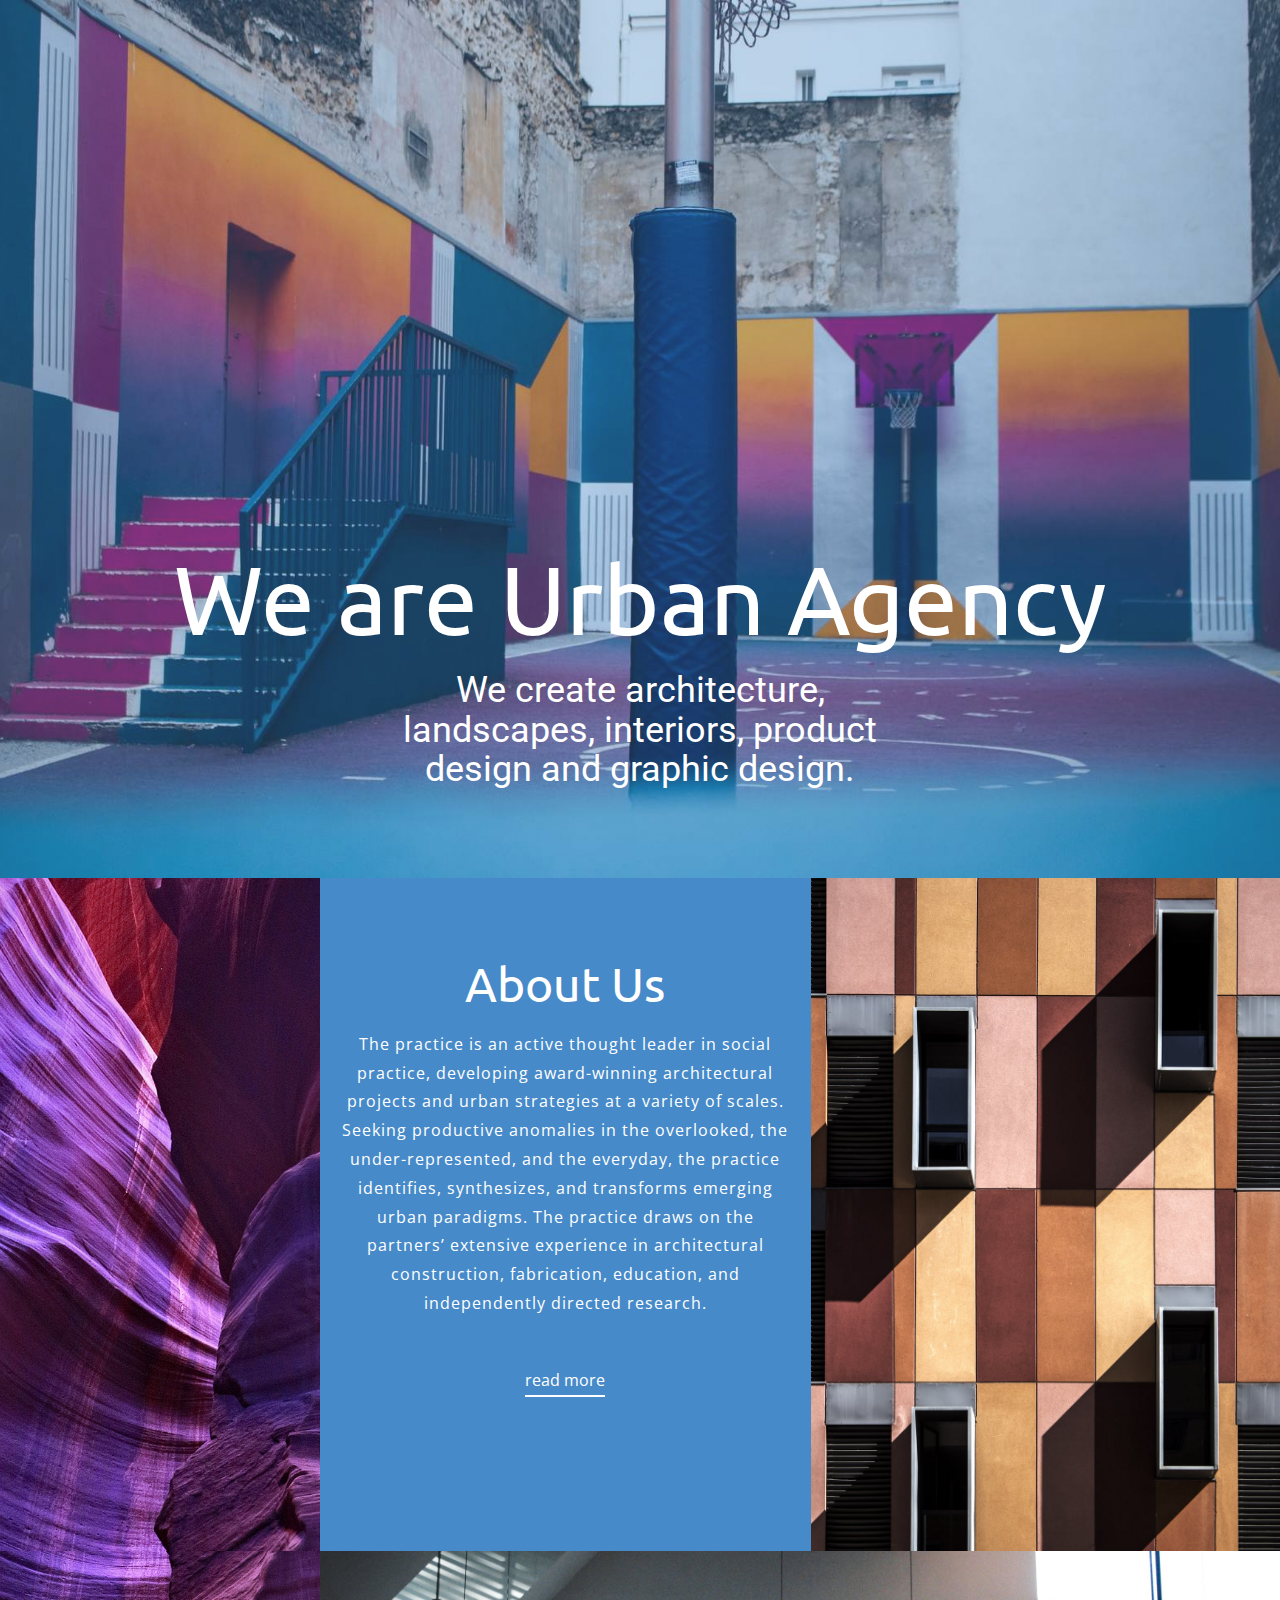
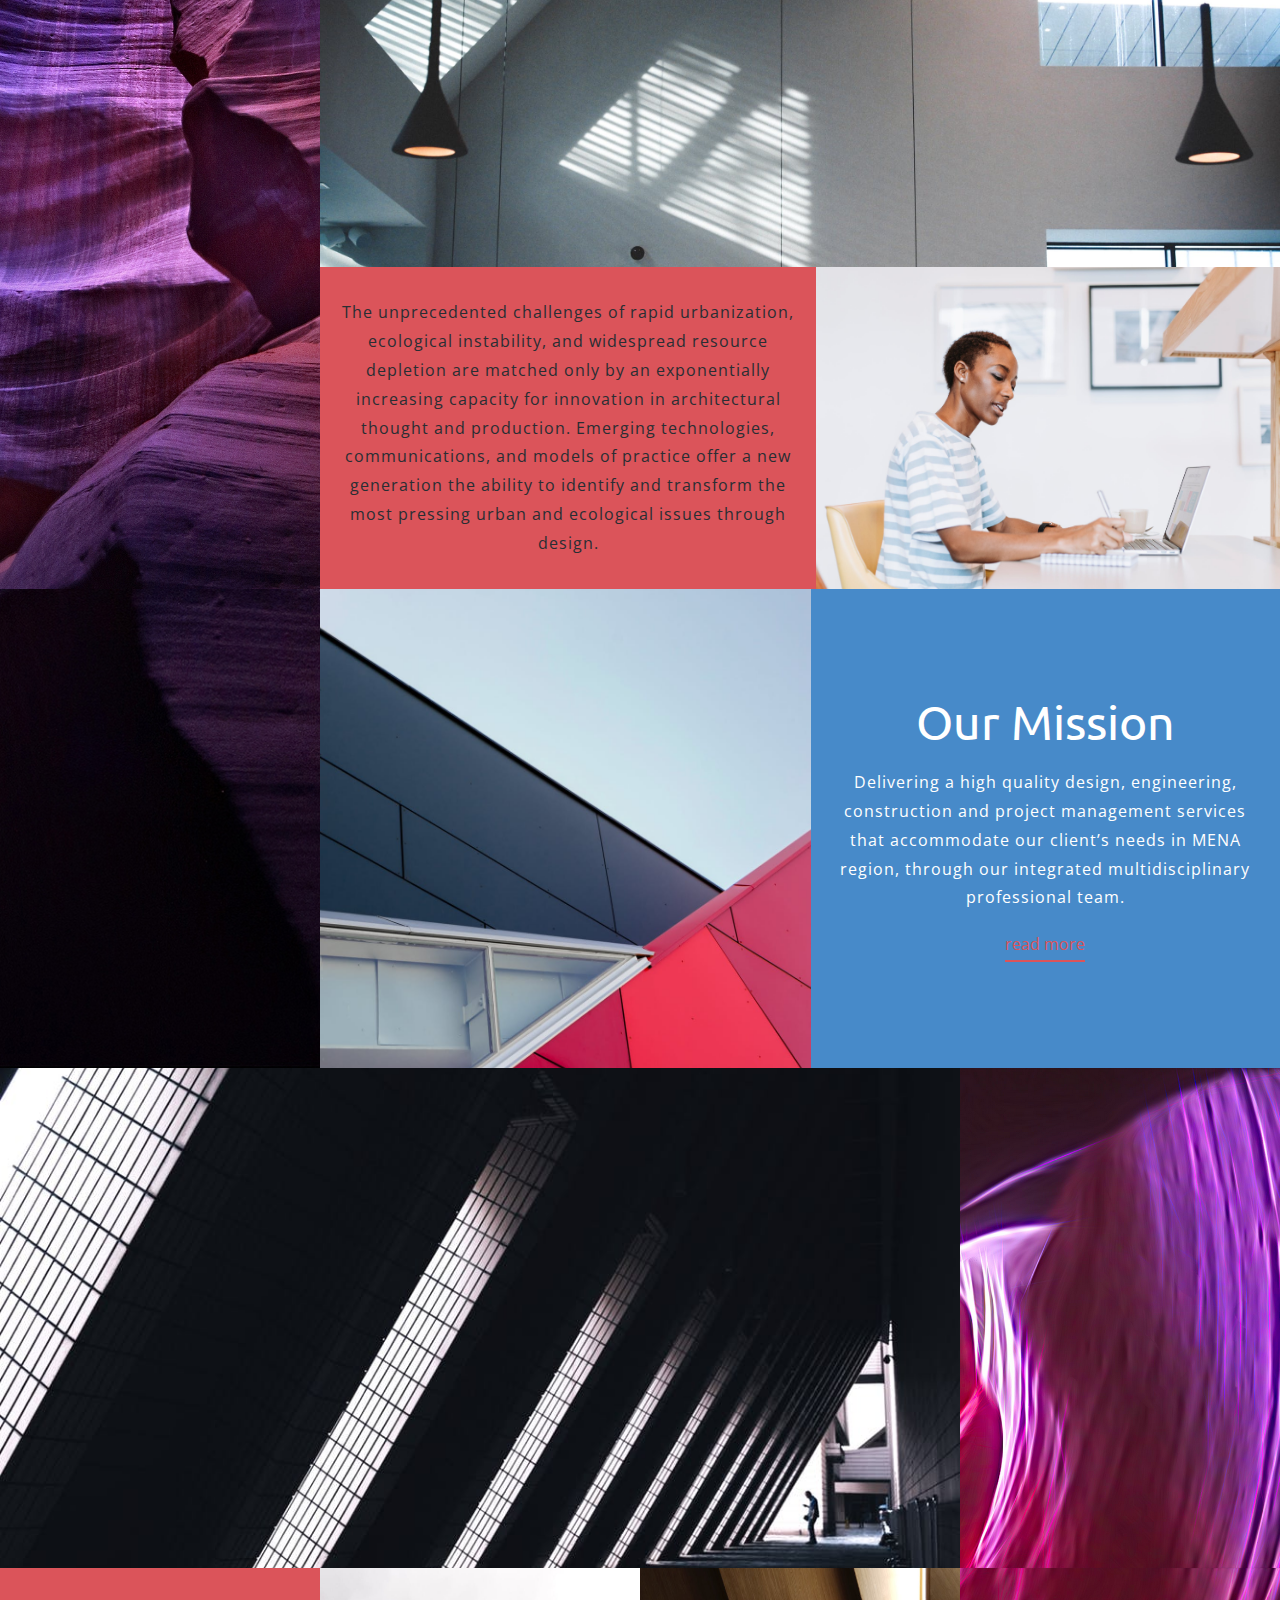
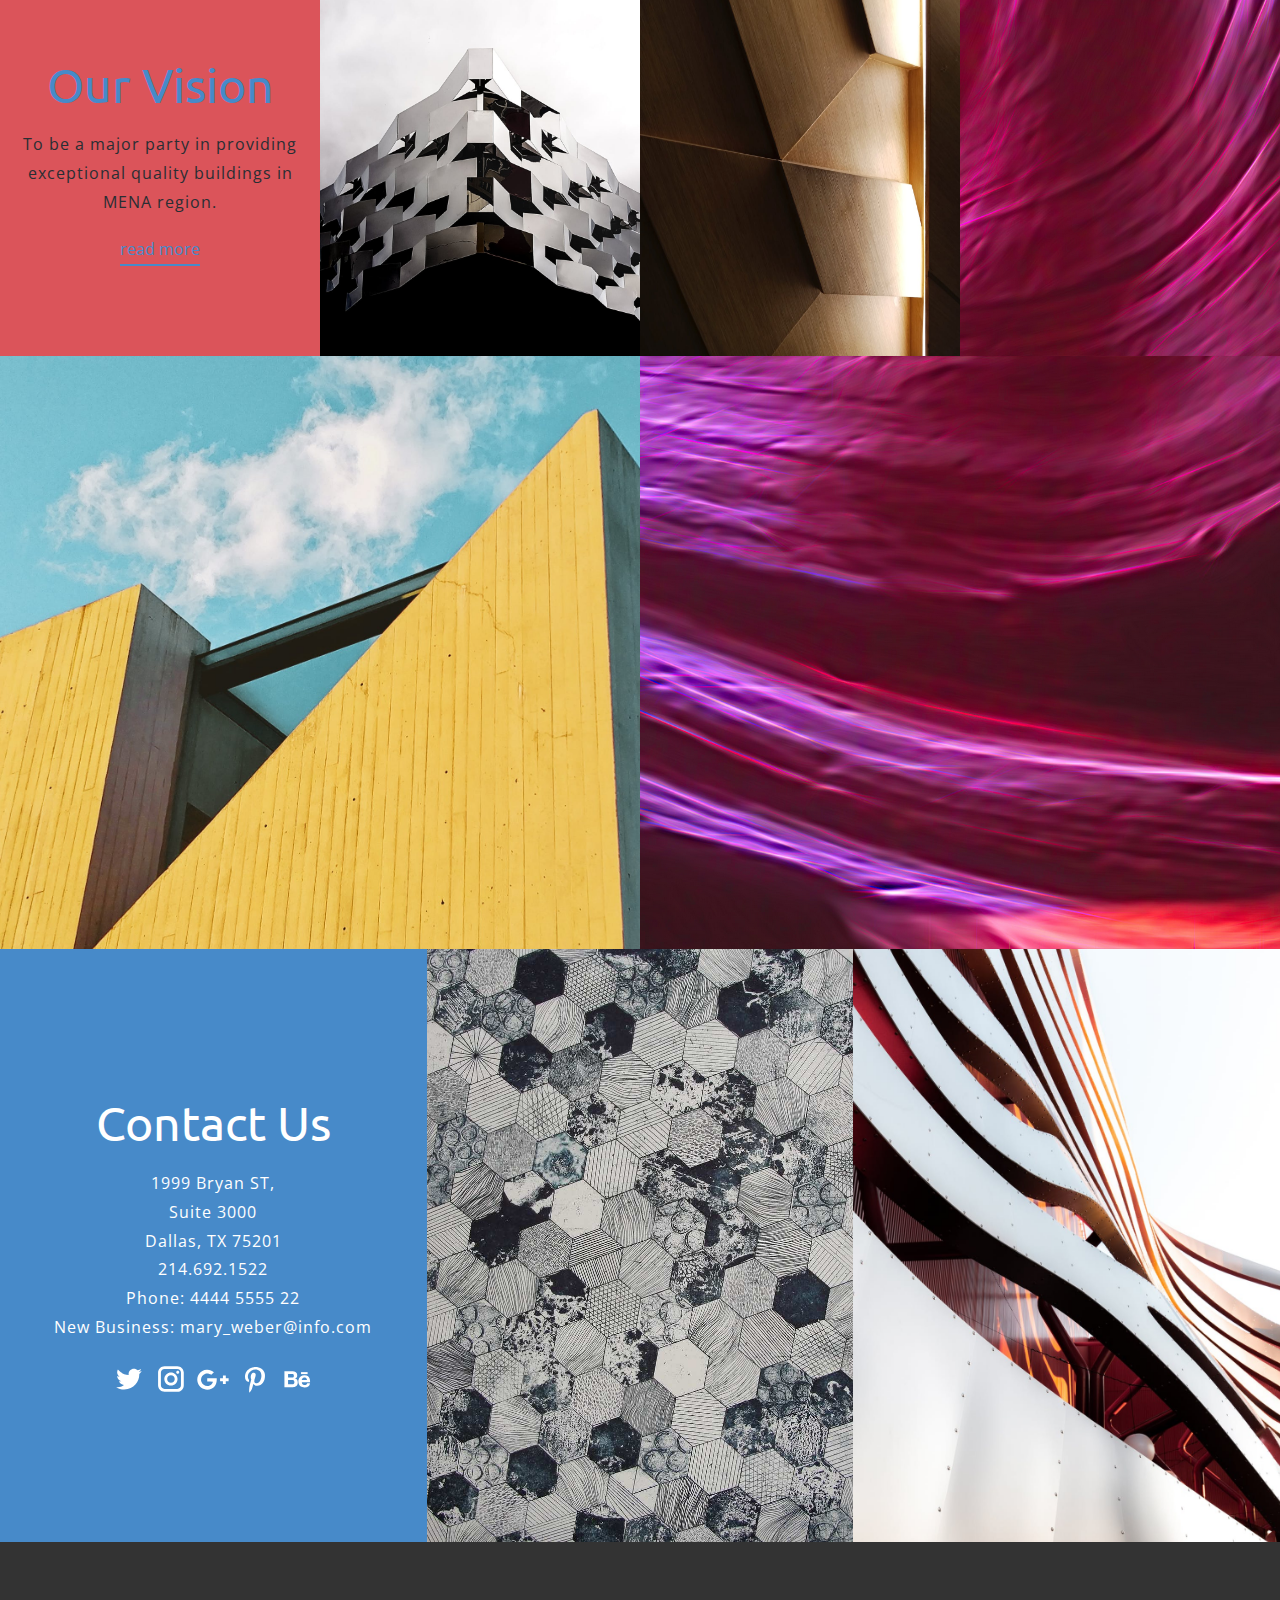
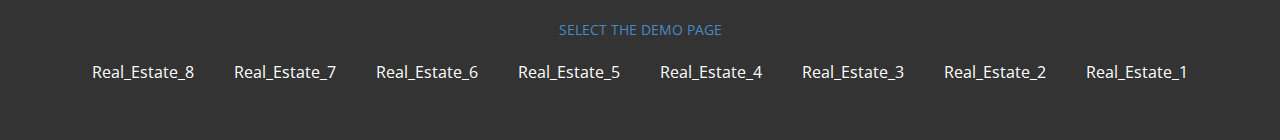
<file: Real_Estate_3.html>
<!DOCTYPE html>
<html style="font-size: 16px;">
  <head>
    <meta name="viewport" content="width=device-width, initial-scale=1.0">
    <meta charset="utf-8">
    <meta name="keywords" content="">
    <meta name="description" content="">
    <meta name="page_type" content="np-template-header-footer-from-plugin">
    <title>Real_Estate_3</title>
    <link rel="stylesheet" href="nicepage.css" media="screen">
<link rel="stylesheet" href="Real_Estate_3.css" media="screen">
    <script class="u-script" type="text/javascript" src="jquery.js" defer=""></script>
    <script class="u-script" type="text/javascript" src="nicepage.js" defer=""></script>
    <link id="u-theme-google-font" rel="stylesheet" href="https://fonts.googleapis.com/css?family=Roboto:100,100i,300,300i,400,400i,500,500i,700,700i,900,900i|Open+Sans:300,300i,400,400i,500,500i,600,600i,700,700i,800,800i">
    <link id="u-page-google-font" rel="stylesheet" href="https://fonts.googleapis.com/css?family=Ubuntu:300,300i,400,400i,500,500i,700,700i">
    
    
    
    
    
    
    
    
    
    <script type="application/ld+json">{
		"@context": "http://schema.org",
		"@type": "Organization",
		"name": "Demo Page"
}</script>
    <meta name="theme-color" content="#478ac9">
    <meta property="og:title" content="Real_Estate_3">
    <meta property="og:description" content="">
    <meta property="og:type" content="website">
  </head>
  <body class="u-body u-xl-mode"> 
    <section class="u-clearfix u-image u-shading u-section-1" id="sec-cda8">
      <div class="u-clearfix u-sheet u-sheet-1">
        <div class="u-align-center u-container-style u-expanded-width-lg u-expanded-width-md u-expanded-width-sm u-expanded-width-xs u-group u-group-1">
          <div class="u-container-layout u-valign-middle">
            <h1 class="u-custom-font u-font-ubuntu u-text u-title u-text-1">We are Urban Agency</h1>
            <h2 class="u-subtitle u-text u-text-2">We create architecture, landscapes, interiors, product design&nbsp;and graphic design.</h2>
          </div>
        </div>
      </div>
    </section>
    <section class="u-clearfix u-section-2" id="sec-738d">
      <div class="u-clearfix u-expanded-width u-layout-wrap u-layout-wrap-1">
        <div class="u-gutter-0 u-layout">
          <div class="u-layout-row">
            <div class="u-container-style u-image u-layout-cell u-left-cell u-size-15 u-image-1">
              <div class="u-container-layout"></div>
            </div>
            <div class="u-align-center u-container-style u-layout-cell u-palette-1-base u-size-23 u-layout-cell-2">
              <div class="u-container-layout u-container-layout-2">
                <h2 class="u-custom-font u-font-ubuntu u-text u-text-1">About Us</h2>
                <p class="u-text u-text-white u-text-2">The practice is an active thought leader in social practice, developing award-winning architectural projects and urban strategies at a variety of scales. Seeking productive anomalies in the overlooked, the under-represented,
                                and the everyday, the practice identifies, synthesizes, and transforms emerging urban paradigms. The practice draws on the partners’ extensive experience in architectural construction, fabrication, education, and independently
                                directed research.</p>
                <a href="https://nicepage.com/website-mockup" class="u-border-2 u-border-white u-link u-text-body-alt-color u-link-1">read more</a>
              </div>
            </div>
            <div class="u-container-style u-image u-layout-cell u-right-cell u-size-22 u-image-2">
              <div class="u-container-layout"></div>
            </div>
          </div>
        </div>
      </div>
    </section>
    <section class="u-clearfix u-section-3" id="sec-8337">
      <div class="u-clearfix u-expanded-width u-layout-wrap u-layout-wrap-1">
        <div class="u-gutter-0 u-layout">
          <div class="u-layout-row">
            <div class="u-size-15 u-size-60-md">
              <div class="u-layout-row">
                <div class="u-container-style u-image u-layout-cell u-left-cell u-size-60 u-image-1">
                  <div class="u-container-layout"></div>
                </div>
              </div>
            </div>
            <div class="u-size-45 u-size-60-md">
              <div class="u-layout-col">
                <div class="u-size-40">
                  <div class="u-layout-row">
                    <div class="u-container-style u-image u-layout-cell u-right-cell u-size-60 u-image-2">
                      <div class="u-container-layout"></div>
                    </div>
                  </div>
                </div>
                <div class="u-size-20">
                  <div class="u-layout-row">
                    <div class="u-align-center u-container-style u-layout-cell u-palette-2-base u-size-31 u-layout-cell-3">
                      <div class="u-container-layout u-valign-middle u-container-layout-3">
                        <p class="u-text u-text-palette-1-dark-3 u-text-1">The unprecedented challenges of rapid urbanization, ecological instability, and widespread resource depletion are matched only by an exponentially increasing capacity for innovation in architectural thought
                                                and production. Emerging technologies, communications, and models of practice offer a new generation the ability to identify and transform the most pressing urban and ecological issues through design.</p>
                      </div>
                    </div>
                    <div class="u-container-style u-image u-layout-cell u-right-cell u-size-29 u-image-3">
                      <div class="u-container-layout"></div>
                    </div>
                  </div>
                </div>
              </div>
            </div>
          </div>
        </div>
      </div>
    </section>
    <section class="u-clearfix u-section-4" id="carousel_30bb">
      <div class="u-clearfix u-expanded-width u-layout-wrap u-layout-wrap-1">
        <div class="u-gutter-0 u-layout">
          <div class="u-layout-row">
            <div class="u-container-style u-image u-layout-cell u-left-cell u-size-15 u-image-1">
              <div class="u-container-layout"></div>
            </div>
            <div class="u-container-style u-image u-layout-cell u-size-23 u-image-2">
              <div class="u-container-layout"></div>
            </div>
            <div class="u-align-center u-container-style u-layout-cell u-palette-1-base u-right-cell u-size-22 u-layout-cell-3">
              <div class="u-container-layout u-valign-middle">
                <h2 class="u-custom-font u-font-ubuntu u-text u-text-1">Our Mission</h2>
                <p class="u-text u-text-2">Delivering a high quality design, engineering, construction and project management services that accommodate our client’s needs in MENA region, through our integrated multidisciplinary professional team.</p>
                <a href="https://nicepage.com/c/about-us-html-templates" class="u-border-2 u-border-palette-2-base u-link u-text-palette-2-base u-link-1">read more</a>
              </div>
            </div>
          </div>
        </div>
      </div>
    </section>
    <section class="u-clearfix u-section-5" id="sec-f947">
      <div class="u-clearfix u-expanded-width u-layout-wrap u-layout-wrap-1">
        <div class="u-layout">
          <div class="u-layout-row">
            <div class="u-container-style u-image u-layout-cell u-left-cell u-size-45 u-image-1">
              <div class="u-container-layout"></div>
            </div>
            <div class="u-container-style u-image u-layout-cell u-right-cell u-size-15 u-image-2">
              <div class="u-container-layout"></div>
            </div>
          </div>
        </div>
      </div>
    </section>
    <section class="u-clearfix u-section-6" id="sec-52ea">
      <div class="u-clearfix u-expanded-width u-layout-wrap u-layout-wrap-1">
        <div class="u-layout">
          <div class="u-layout-row">
            <div class="u-align-center u-container-style u-layout-cell u-left-cell u-palette-2-base u-size-15 u-size-30-md u-layout-cell-1">
              <div class="u-container-layout u-valign-middle">
                <h2 class="u-custom-font u-font-ubuntu u-text u-text-palette-1-base u-text-1">Our Vision</h2>
                <p class="u-text u-text-palette-1-dark-3 u-text-2">To be a major party in providing exceptional quality buildings in MENA region.</p>
                <a href="https://nicepage.com/joomla-templates" class="u-border-2 u-border-palette-1-base u-link u-text-palette-1-base u-link-1">read more</a>
              </div>
            </div>
            <div class="u-container-style u-image u-layout-cell u-size-15 u-size-30-md u-image-1">
              <div class="u-container-layout"></div>
            </div>
            <div class="u-container-style u-image u-layout-cell u-size-15 u-size-30-md u-image-2">
              <div class="u-container-layout"></div>
            </div>
            <div class="u-container-style u-image u-layout-cell u-right-cell u-size-15 u-size-30-md u-image-3">
              <div class="u-container-layout"></div>
            </div>
          </div>
        </div>
      </div>
    </section>
    <section class="u-clearfix u-section-7" id="carousel_b1bc">
      <div class="u-clearfix u-expanded-width u-layout-wrap u-layout-wrap-1">
        <div class="u-layout">
          <div class="u-layout-row">
            <div class="u-container-style u-image u-layout-cell u-left-cell u-size-30 u-image-1">
              <div class="u-container-layout"></div>
            </div>
            <div class="u-container-style u-image u-layout-cell u-right-cell u-size-30 u-image-2">
              <div class="u-container-layout"></div>
            </div>
          </div>
        </div>
      </div>
    </section>
    <section class="u-clearfix u-section-8" id="carousel_3514">
      <div class="u-clearfix u-expanded-width u-layout-wrap u-layout-wrap-1">
        <div class="u-gutter-0 u-layout">
          <div class="u-layout-row">
            <div class="u-align-center u-container-style u-layout-cell u-left-cell u-palette-1-base u-size-20 u-layout-cell-1">
              <div class="u-container-layout u-valign-middle">
                <h2 class="u-custom-font u-font-ubuntu u-text u-text-1">Contact Us</h2>
                <p class="u-text u-text-2">1999 Bryan ST, <br>Suite 3000 <br>Dallas, TX 75201 <br>214.692.1522 <br>Phone: 4444 5555 22<br>New Business: mary_weber@info.com
                </p>
                <div class="u-social-icons u-spacing-10 u-social-icons-1">
                  <a class="u-social-url" target="_blank" href=""><span class="u-icon u-icon-circle u-social-icon u-social-twitter u-icon-1"><svg class="u-svg-link" preserveAspectRatio="xMidYMin slice" viewBox="0 0 112.2 112.2" style="width: 32px;"><use xmlns:xlink="http://www.w3.org/1999/xlink" xlink:href="#svg-58e5"></use></svg><svg x="0px" y="0px" viewBox="0 0 112.2 112.2" enable-background="new 0 0 112.2 112.2" xml:space="preserve" id="svg-58e5" class="u-svg-content"><path d="M92.2,38.2c0,0.8,0,1.6,0,2.3c0,24.3-18.6,52.4-52.6,52.4c-10.6,0.1-20.2-2.9-28.5-8.2 c1.4,0.2,2.9,0.2,4.4,0.2c8.7,0,16.7-2.9,23-7.9c-8.1-0.2-14.9-5.5-17.3-12.8c1.1,0.2,2.4,0.2,3.4,0.2c1.6,0,3.3-0.2,4.8-0.7 c-8.4-1.6-14.9-9.2-14.9-18c0-0.2,0-0.2,0-0.2c2.5,1.4,5.4,2.2,8.4,2.3c-5-3.3-8.3-8.9-8.3-15.4c0-3.4,1-6.5,2.5-9.2 c9.1,11.1,22.7,18.5,38,19.2c-0.2-1.4-0.4-2.8-0.4-4.3c0.1-10,8.3-18.2,18.5-18.2c5.4,0,10.1,2.2,13.5,5.7c4.3-0.8,8.1-2.3,11.7-4.5 c-1.4,4.3-4.3,7.9-8.1,10.1c3.7-0.4,7.3-1.4,10.6-2.9C98.9,32.3,95.7,35.5,92.2,38.2z"></path></svg></span>
                  </a>
                  <a class="u-social-url" target="_blank" href=""><span class="u-icon u-icon-circle u-social-icon u-social-instagram u-icon-2"><svg class="u-svg-link" preserveAspectRatio="xMidYMin slice" viewBox="0 0 112.2 112.2" style="width: 32px;"><use xmlns:xlink="http://www.w3.org/1999/xlink" xlink:href="#svg-4d14"></use></svg><svg x="0px" y="0px" viewBox="0 0 112.2 112.2" enable-background="new 0 0 112.2 112.2" xml:space="preserve" id="svg-4d14" class="u-svg-content"><path d="M55.9,32.9c-12.8,0-23.2,10.4-23.2,23.2s10.4,23.2,23.2,23.2s23.2-10.4,23.2-23.2S68.7,32.9,55.9,32.9z M55.9,69.4c-7.4,0-13.3-6-13.3-13.3c-0.1-7.4,6-13.3,13.3-13.3s13.3,6,13.3,13.3C69.3,63.5,63.3,69.4,55.9,69.4z"></path><path d="M79.7,26.8c-3,0-5.4,2.5-5.4,5.4s2.5,5.4,5.4,5.4c3,0,5.4-2.5,5.4-5.4S82.7,26.8,79.7,26.8z"></path><path d="M78.2,11H33.5C21,11,10.8,21.3,10.8,33.7v44.7c0,12.6,10.2,22.8,22.7,22.8h44.7c12.6,0,22.7-10.2,22.7-22.7 V33.7C100.8,21.1,90.6,11,78.2,11z M91,78.4c0,7.1-5.8,12.8-12.8,12.8H33.5c-7.1,0-12.8-5.8-12.8-12.8V33.7 c0-7.1,5.8-12.8,12.8-12.8h44.7c7.1,0,12.8,5.8,12.8,12.8V78.4z"></path></svg></span>
                  </a>
                  <a class="u-social-url" target="_blank" href="#"><span class="u-icon u-icon-circle u-social-google u-social-icon u-icon-3"><svg class="u-svg-link" preserveAspectRatio="xMidYMin slice" viewBox="0 0 112.2 112.2" style="width: 32px;"><use xmlns:xlink="http://www.w3.org/1999/xlink" xlink:href="#svg-1721"></use></svg><svg x="0px" y="0px" viewBox="0 0 112.2 112.2" enable-background="new 0 0 112.2 112.2" xml:space="preserve" id="svg-1721" class="u-svg-content"><path d="M62.2,81.6c-8.6,11.2-24.6,14.4-37.6,10C10.9,87,0.8,73.2,1,58.5c-0.8-18,15.2-34.6,33.1-34.9 c9.2-0.8,18.2,2.7,25,8.6c-2.9,3.1-5.7,6.2-8.9,9.2c-6.2-3.8-13.5-6.5-20.6-4C18.1,40.7,11,54.2,15.4,65.6 c3.5,11.8,17.8,18.3,29.2,13.2c5.8-2.1,9.7-7.4,11.3-13.2c-6.6-0.1-13.2,0-20.1-0.3c0-3.9,0-7.9,0-11.9c11.2,0,22.2,0,33.3,0 C69.9,63.4,68.3,73.9,62.2,81.6z M110.9,63.7c-3.4,0-6.6,0-10,0c0,3.4,0,6.6,0,10c-3.4,0-6.6,0-10,0c0-3.4,0-6.6,0-10 c-3.4,0-6.6,0-10,0c0-3.4,0-6.6,0-10c3.4,0,6.6,0,10,0c0-3.4,0-6.6,0.1-10c3.4,0,6.6,0,10,0c0,3.4,0,6.6,0,10c3.4,0,6.6,0,10,0 C110.9,56.9,110.9,60.3,110.9,63.7z"></path></svg></span>
                  </a>
                  <a class="u-social-url" target="_blank" href="#"><span class="u-icon u-icon-circle u-social-icon u-social-pinterest u-icon-4"><svg class="u-svg-link" preserveAspectRatio="xMidYMin slice" viewBox="0 0 112.2 112.2" style="width: 32px;"><use xmlns:xlink="http://www.w3.org/1999/xlink" xlink:href="#svg-50a1"></use></svg><svg x="0px" y="0px" viewBox="0 0 112.2 112.2" enable-background="new 0 0 112.2 112.2" xml:space="preserve" id="svg-50a1" class="u-svg-content"><path d="M61.9,79.8c-5.5-0.3-7.8-3.1-12-5.8c-2.3,12.4-5.4,24.3-13.8,30.5c-2.6-18.7,3.8-32.8,6.9-47.7 c-5.1-8.7,0.7-26.2,11.5-21.9c13.5,5.4-11.6,32.3,5.1,35.7c17.6,3.5,24.7-30.5,13.8-41.4c-15.7-16.1-45.7-0.5-42,22.3 c0.9,5.6,6.7,7.2,2.3,15c-10.1-2.2-13-10.2-12.7-20.7c0.6-17.3,15.5-29.3,30.5-31.1c19-2.2,36.8,6.9,39.2,24.7 C93.4,59.5,82.3,81.3,61.9,79.8z"></path></svg></span>
                  </a>
                  <a class="u-social-url" target="_blank" href="#"><span class="u-icon u-icon-circle u-social-behance u-social-icon u-icon-5"><svg class="u-svg-link" preserveAspectRatio="xMidYMin slice" viewBox="0 0 112.2 112.2" style="width: 32px;"><use xmlns:xlink="http://www.w3.org/1999/xlink" xlink:href="#svg-bbe6"></use></svg><svg x="0px" y="0px" viewBox="0 0 112.2 112.2" enable-background="new 0 0 112.2 112.2" xml:space="preserve" id="svg-bbe6" class="u-svg-content"><rect x="70.3" y="32" width="23" height="6.9"></rect><path d="M48.3,54c0,0,8.5-0.6,8.5-10.5s-6.9-14.8-15.7-14.8H12v55.9h29.1c0,0,17.8,0.6,17.8-16.5 C58.7,68.1,59.5,54.2,48.3,54z M24.8,38.5h16.3c0,0,4,0,4,5.8s-2.4,6.6-5,6.6H24.8V38.5z M40.3,74.5H24.8V59.6h16.3c0,0,6,0,6,7.7 C46.9,73.7,42.5,74.5,40.3,74.5z"></path><path d="M82.3,43C61,43,61,64.2,61,64.3c0,0-1.5,21.3,21.3,21.3c0,0,19.1,1.2,19.1-14.8h-9.7c0,0,0.2,6-8.9,6 c0,0-9.7,0.7-9.7-9.6h29C101.8,67.2,105,42.8,82.3,43z M72.8,59.6c0,0,1.2-8.6,9.7-8.6s8.5,8.6,8.6,8.6H72.8z"></path></svg></span>
                  </a>
                </div>
              </div>
            </div>
            <div class="u-container-style u-image u-layout-cell u-size-20 u-image-1">
              <div class="u-container-layout"></div>
            </div>
            <div class="u-container-style u-image u-layout-cell u-right-cell u-size-20 u-image-2">
              <div class="u-container-layout"></div>
            </div>
          </div>
        </div>
      </div>
    </section>
    
    
    <footer class="u-align-center u-clearfix u-footer u-grey-80 u-footer" id="sec-ebb9"><div class="u-clearfix u-sheet u-sheet-1">
        <p class="u-small-text u-text u-text-variant u-text-1">
          <a href="Page-1.html" data-page-id="872828826" class="u-active-none u-border-none u-btn u-button-link u-button-style u-hover-none u-none u-text-palette-1-base u-btn-1">SELECT THE DEMO PAGE</a>
        </p>
        <nav class="u-menu u-menu-dropdown u-offcanvas u-menu-1">
          <div class="menu-collapse">
            <a class="u-button-style u-nav-link" href="#">
              <svg class="u-svg-link" viewBox="0 0 24 24"><use xmlns:xlink="http://www.w3.org/1999/xlink" xlink:href="#svg-285d"></use></svg>
              <svg class="u-svg-content" version="1.1" id="svg-285d" viewBox="0 0 16 16" x="0px" y="0px" xmlns:xlink="http://www.w3.org/1999/xlink" xmlns="http://www.w3.org/2000/svg"><g><rect y="1" width="16" height="2"></rect><rect y="7" width="16" height="2"></rect><rect y="13" width="16" height="2"></rect>
</g></svg>
            </a>
          </div>
          <div class="u-custom-menu u-nav-container">
            <ul class="u-nav u-unstyled"><li class="u-nav-item"><a class="u-button-style u-nav-link" href="Real_Estate_8.html">Real_Estate_8</a>
</li><li class="u-nav-item"><a class="u-button-style u-nav-link" href="Real_Estate_7.html">Real_Estate_7</a>
</li><li class="u-nav-item"><a class="u-button-style u-nav-link" href="Real_Estate_6.html">Real_Estate_6</a>
</li><li class="u-nav-item"><a class="u-button-style u-nav-link" href="Real_Estate_5.html">Real_Estate_5</a>
</li><li class="u-nav-item"><a class="u-button-style u-nav-link" href="Real_Estate_4.html">Real_Estate_4</a>
</li><li class="u-nav-item"><a class="u-button-style u-nav-link" href="Real_Estate_3.html">Real_Estate_3</a>
</li><li class="u-nav-item"><a class="u-button-style u-nav-link" href="Real_Estate_2.html">Real_Estate_2</a>
</li><li class="u-nav-item"><a class="u-button-style u-nav-link" href="Real_Estate_1.html">Real_Estate_1</a>
</li></ul>
          </div>
          <div class="u-custom-menu u-nav-container-collapse">
            <div class="u-black u-container-style u-inner-container-layout u-opacity u-opacity-95 u-sidenav">
              <div class="u-inner-container-layout u-sidenav-overflow">
                <div class="u-menu-close"></div>
                <ul class="u-align-center u-nav u-popupmenu-items u-unstyled u-nav-2"><li class="u-nav-item"><a class="u-button-style u-nav-link" href="Real_Estate_8.html">Real_Estate_8</a>
</li><li class="u-nav-item"><a class="u-button-style u-nav-link" href="Real_Estate_7.html">Real_Estate_7</a>
</li><li class="u-nav-item"><a class="u-button-style u-nav-link" href="Real_Estate_6.html">Real_Estate_6</a>
</li><li class="u-nav-item"><a class="u-button-style u-nav-link" href="Real_Estate_5.html">Real_Estate_5</a>
</li><li class="u-nav-item"><a class="u-button-style u-nav-link" href="Real_Estate_4.html">Real_Estate_4</a>
</li><li class="u-nav-item"><a class="u-button-style u-nav-link" href="Real_Estate_3.html">Real_Estate_3</a>
</li><li class="u-nav-item"><a class="u-button-style u-nav-link" href="Real_Estate_2.html">Real_Estate_2</a>
</li><li class="u-nav-item"><a class="u-button-style u-nav-link" href="Real_Estate_1.html">Real_Estate_1</a>
</li></ul>
              </div>
            </div>
            <div class="u-black u-menu-overlay u-opacity u-opacity-70"></div>
          </div>
        </nav>
      </div></footer>
  </body>
</html>
</file>
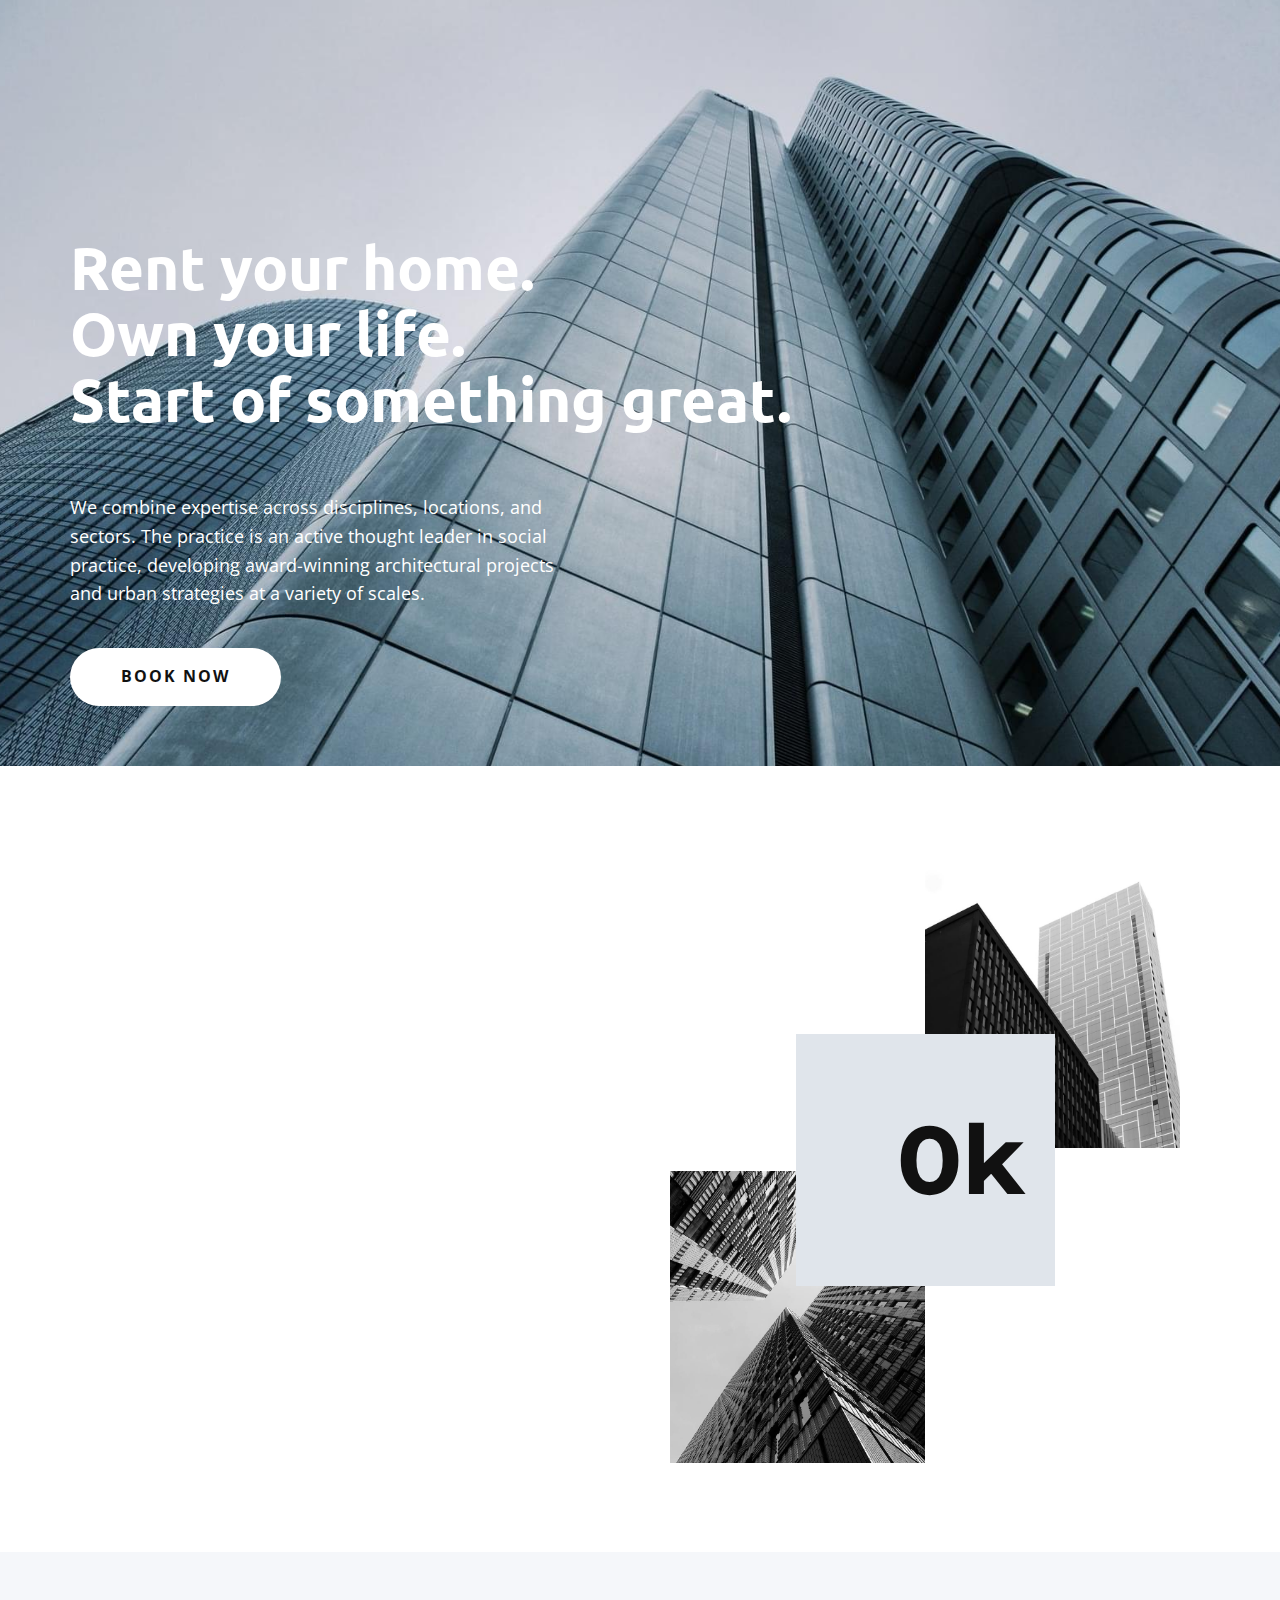
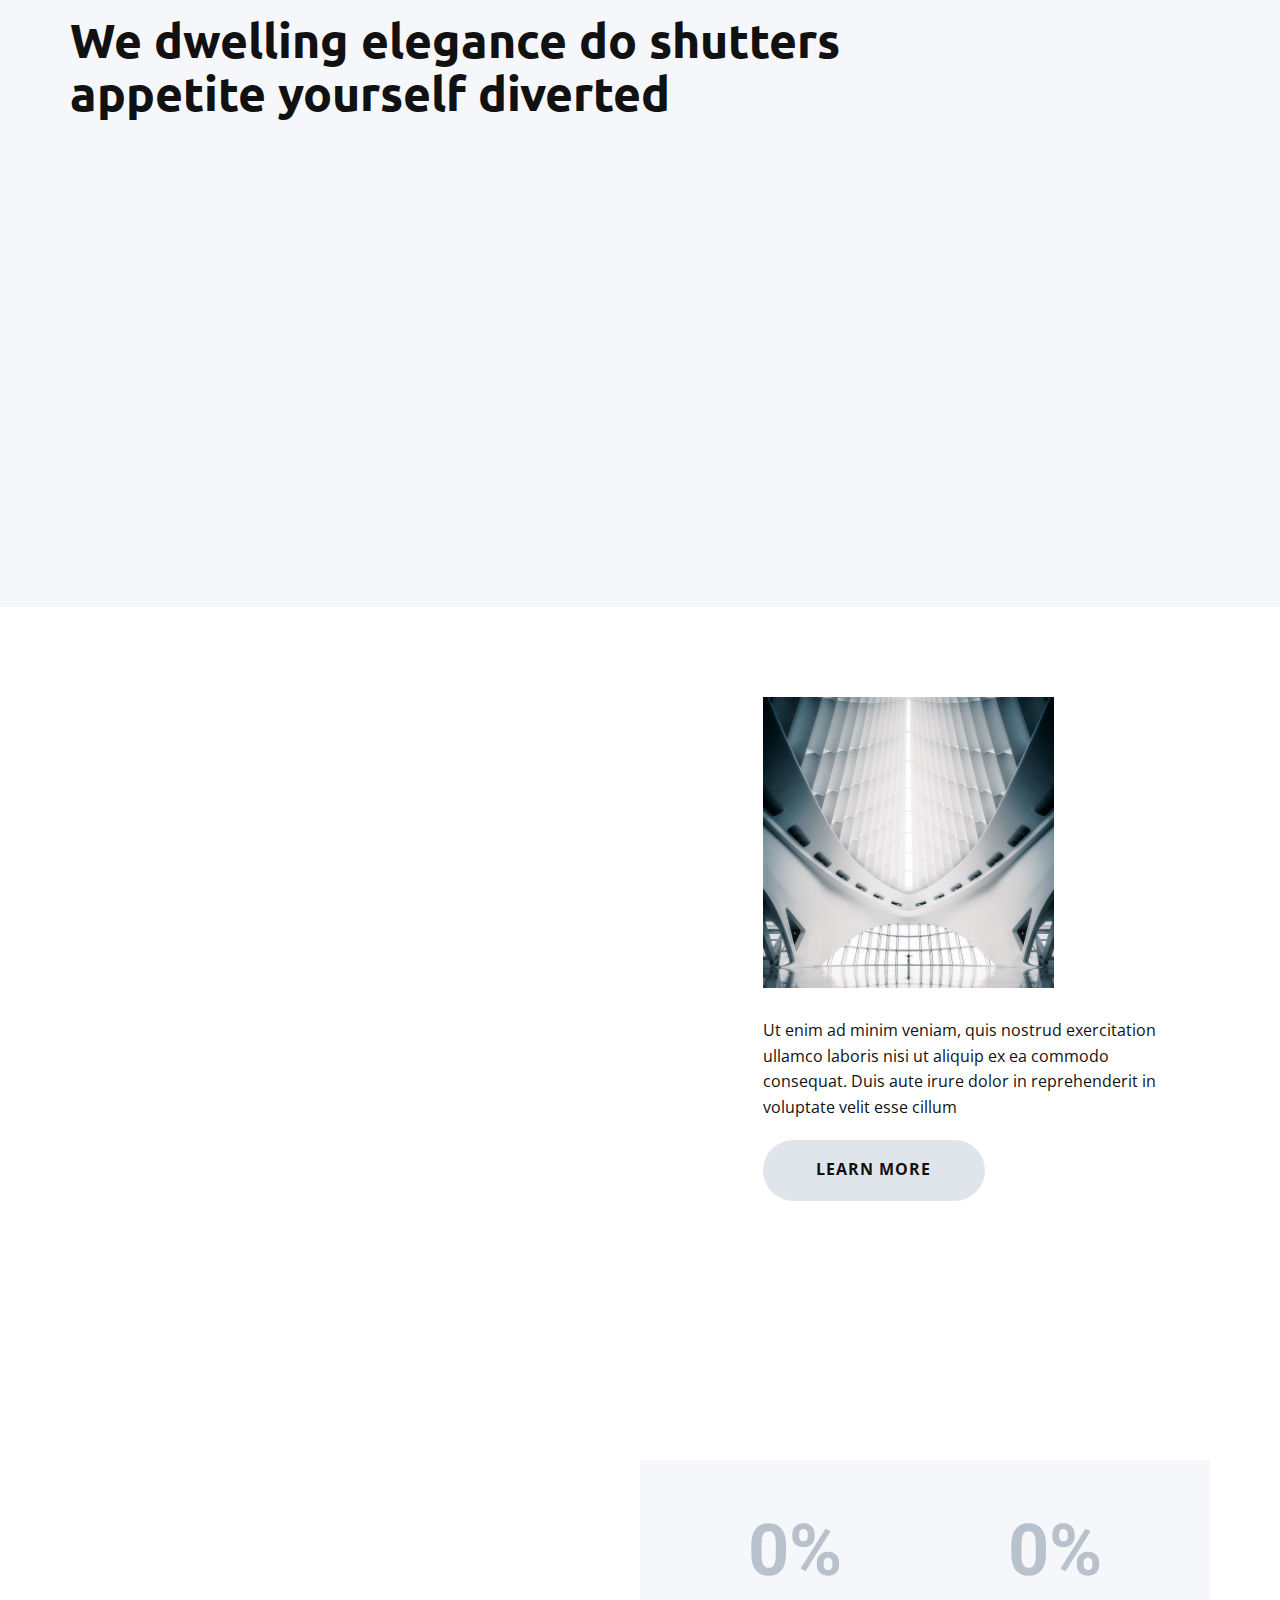
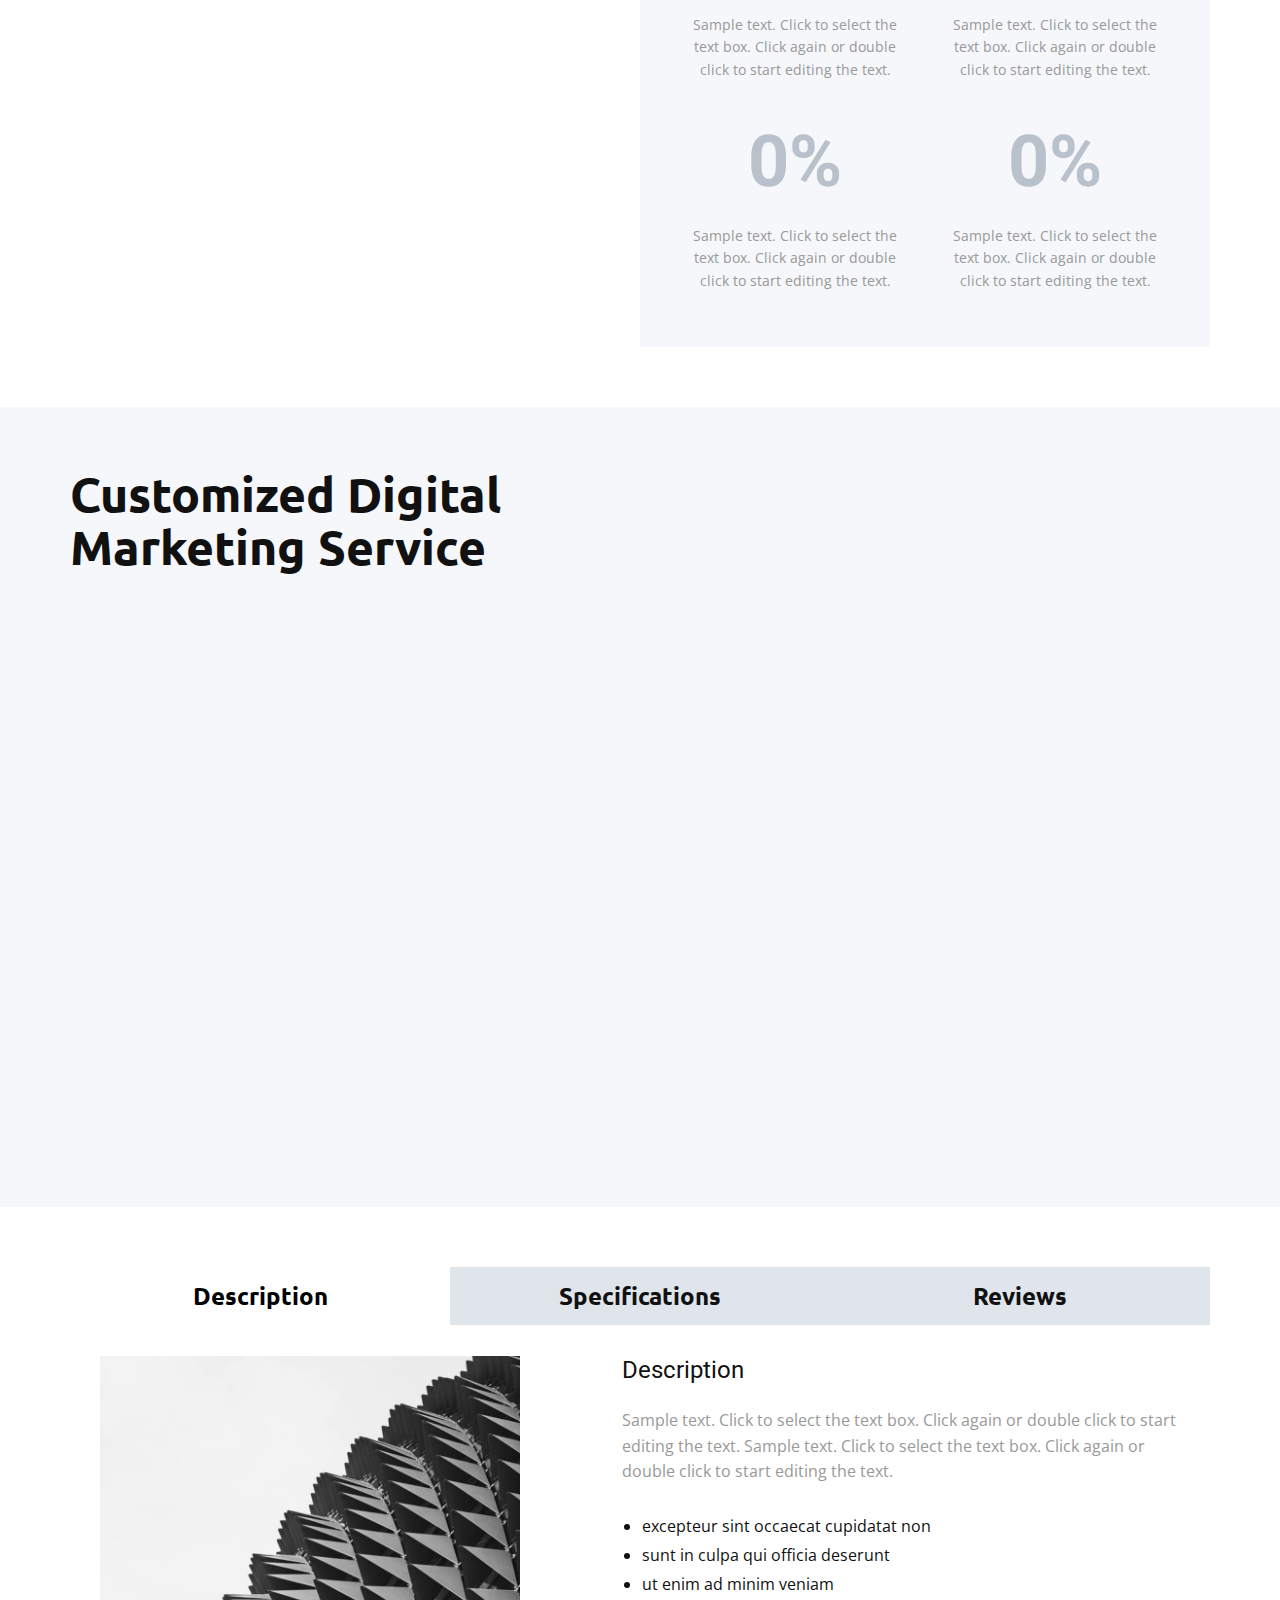
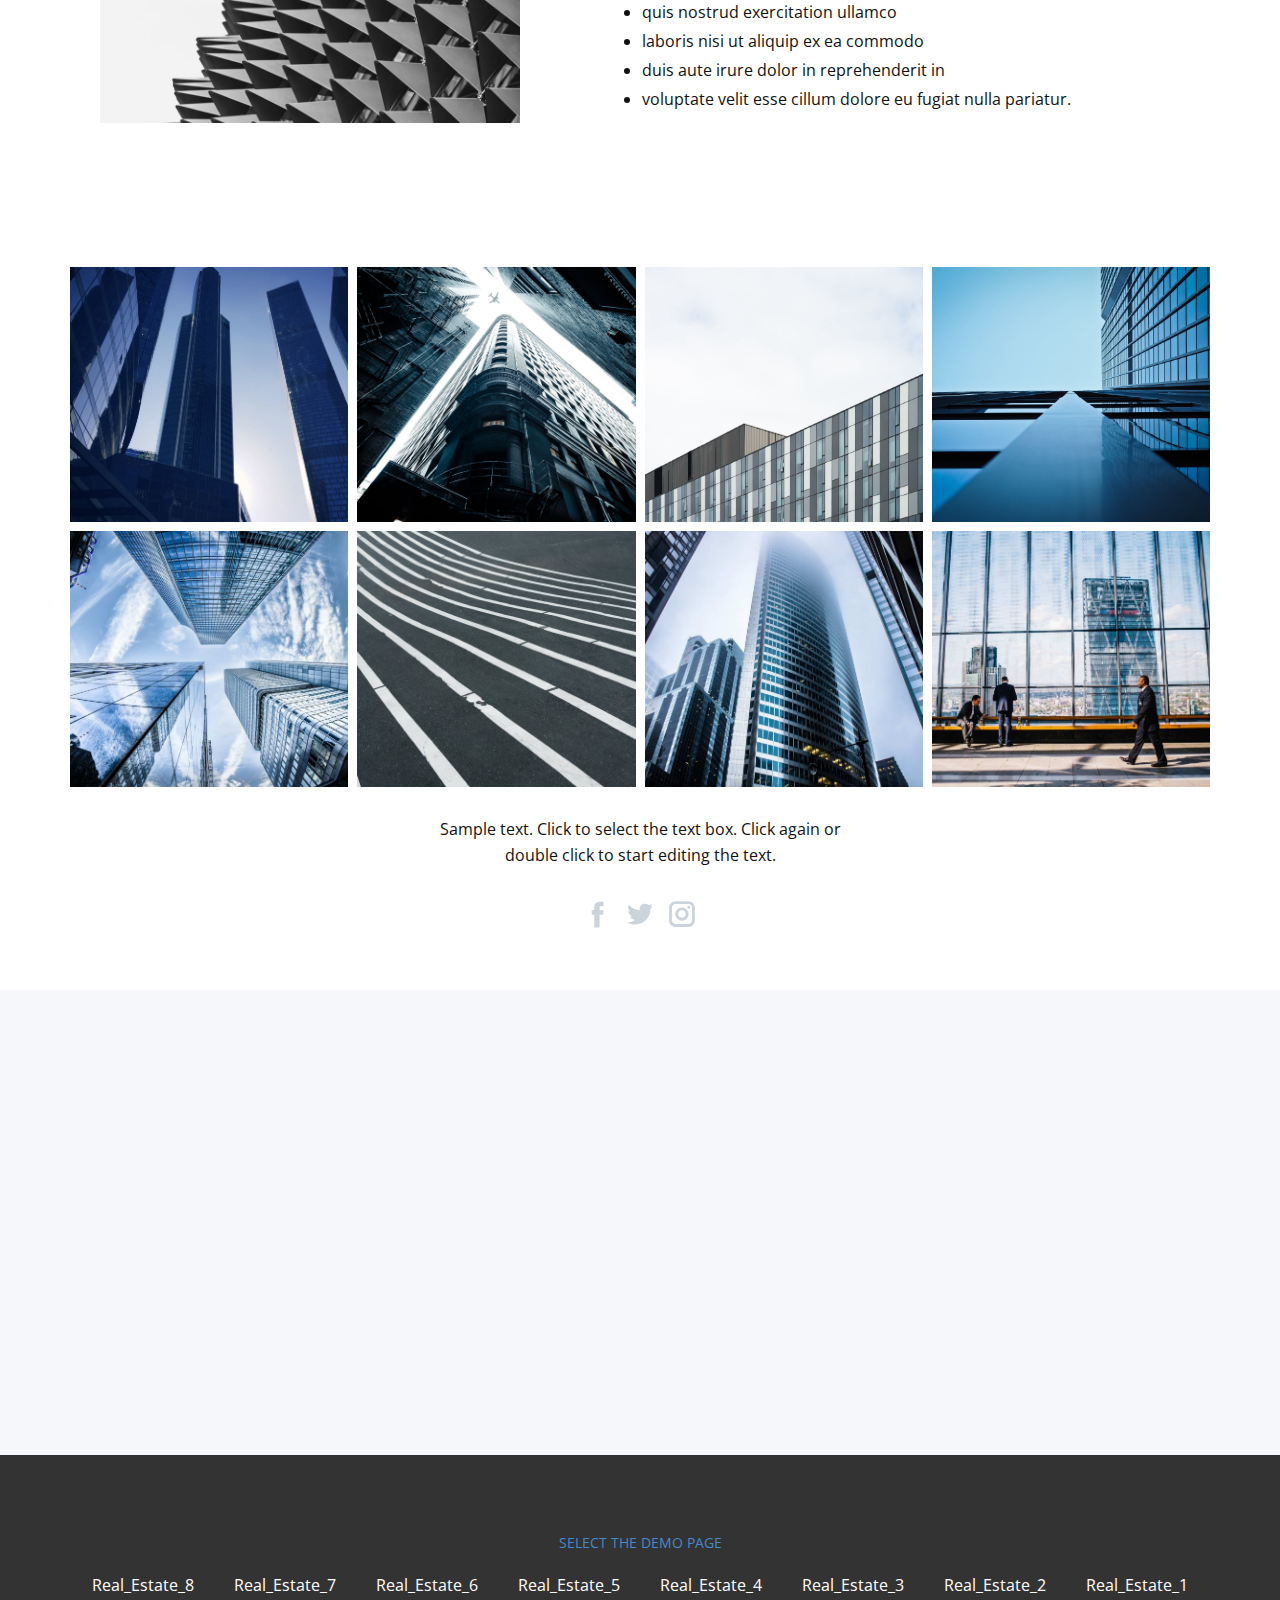
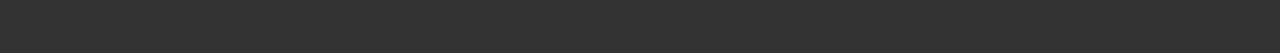
<file: Real_Estate_4.html>
<!DOCTYPE html>
<html style="font-size: 16px;">
  <head>
    <meta name="viewport" content="width=device-width, initial-scale=1.0">
    <meta charset="utf-8">
    <meta name="keywords" content="">
    <meta name="description" content="">
    <meta name="page_type" content="np-template-header-footer-from-plugin">
    <title>Real_Estate_4</title>
    <link rel="stylesheet" href="nicepage.css" media="screen">
<link rel="stylesheet" href="Real_Estate_4.css" media="screen">
    <script class="u-script" type="text/javascript" src="jquery.js" defer=""></script>
    <script class="u-script" type="text/javascript" src="nicepage.js" defer=""></script>
    <link id="u-theme-google-font" rel="stylesheet" href="https://fonts.googleapis.com/css?family=Roboto:100,100i,300,300i,400,400i,500,500i,700,700i,900,900i|Open+Sans:300,300i,400,400i,500,500i,600,600i,700,700i,800,800i">
    <link id="u-page-google-font" rel="stylesheet" href="https://fonts.googleapis.com/css?family=Ubuntu:300,300i,400,400i,500,500i,700,700i|Montserrat:100,100i,200,200i,300,300i,400,400i,500,500i,600,600i,700,700i,800,800i,900,900i">
    
    
    
    
    
    
    
    
    
    
    <script type="application/ld+json">{
		"@context": "http://schema.org",
		"@type": "Organization",
		"name": "Demo Page"
}</script>
    <meta name="theme-color" content="#478ac9">
    <meta property="og:title" content="Real_Estate_4">
    <meta property="og:description" content="">
    <meta property="og:type" content="website">
  </head>
  <body class="u-body u-xl-mode">
    <section class="skrollable u-align-left u-clearfix u-image u-parallax u-section-1" src="" id="carousel_063e" data-image-width="1620" data-image-height="1080">
      <div class="u-clearfix u-sheet u-sheet-1">
        <h1 class="u-custom-font u-font-ubuntu u-text u-text-body-alt-color u-title u-text-1"> Rent your home. <br>Own your life.&nbsp;<br>Start of something great.
        </h1>
        <p class="u-custom-font u-large-text u-text u-text-body-alt-color u-text-font u-text-variant u-text-2">We combine expertise across disciplines, locations, and sectors.&nbsp;The practice is an active thought leader in social practice, developing award-winning architectural projects and urban strategies at a variety of scales.</p>
        <a href="https://nicepage.cloud" class="u-btn u-btn-round u-button-style u-radius-50 u-white u-btn-1">book now</a>
      </div>
    </section>
    <section class="u-clearfix u-section-2" id="carousel_7590">
      <div class="u-clearfix u-sheet u-valign-middle u-sheet-1">
        <div class="u-clearfix u-expanded-width u-layout-wrap u-layout-wrap-1">
          <div class="u-layout">
            <div class="u-layout-row">
              <div class="u-align-left u-container-style u-layout-cell u-size-30 u-layout-cell-1" data-animation-name="customAnimationIn" data-animation-duration="2000">
                <div class="u-container-layout u-valign-middle u-container-layout-1">
                  <h2 class="u-custom-font u-font-ubuntu u-text u-text-default u-text-1"> We Elevate the Beauty&nbsp;of Your Home</h2>
                  <p class="u-custom-font u-font-montserrat u-large-text u-text u-text-palette-5-light-1 u-text-variant u-text-2">We created our own Digital Transformation Methodology</p>
                  <p class="u-text u-text-3">We want to understand who your clients are, how digital-savvy and engaged your employees are, what you are already doing to build a future-proof organisation and absorb anything you’re willing to throw at us. To do this,
                                    we gather insights from your employees, we interview key stakeholders and thoroughly look into your organisation.</p>
                  <a href="https://nicepage.com/c/contact-form-html-templates" class="u-active-none u-btn u-button-style u-hover-none u-none u-text-black u-text-hover-palette-5-light-1 u-btn-1"><span class="u-icon u-icon-1"><svg xmlns="http://www.w3.org/2000/svg" xmlns:xlink="http://www.w3.org/1999/xlink" version="1.1" xml:space="preserve" class="u-svg-content" viewBox="0 0 512 512" x="0px" y="0px" style="width: 1em; height: 1em;"><path style="fill:currentColor;" d="M256,0C114.617,0,0,114.617,0,256c0,52.03,15.563,100.414,42.231,140.818L0,512l119.128-39.706  C158.72,497.399,205.639,512,256,512c141.383,0,256-114.617,256-256S397.383,0,256,0z"></path><path style="fill:#FFFFFF;" d="M397.233,335.078V377.6c0.062,15.66-12.606,28.398-28.292,28.469c-0.892,0-1.783-0.035-2.675-0.115  c-43.705-4.74-85.689-19.641-122.571-43.52c-34.313-21.76-63.409-50.803-85.222-85.054c-24.002-36.979-38.938-79.086-43.599-122.898  c-1.412-15.59,10.108-29.378,25.732-30.791c0.847-0.062,1.686-0.106,2.534-0.106h42.611c14.257-0.141,26.412,10.293,28.407,24.382  c1.801,13.612,5.138,26.968,9.94,39.83c3.902,10.364,1.404,22.042-6.391,29.908l-18.035,17.999  c20.215,35.487,49.664,64.874,85.221,85.054l18.035-17.999c7.883-7.786,19.588-10.275,29.97-6.382  c12.888,4.802,26.271,8.13,39.91,9.922C387.09,308.312,397.594,320.689,397.233,335.078z"></path></svg><img></span>&nbsp;Chat Now
                  </a>
                </div>
              </div>
              <div class="u-container-style u-layout-cell u-size-30 u-layout-cell-2">
                <div class="u-container-layout u-container-layout-2">
                  <img class="u-image u-image-default u-image-1" src="images/pexels-photo-3735354.jpeg" alt="" data-image-width="720" data-image-height="1080">
                  <img class="u-image u-image-default u-image-2" src="images/pexels-photo-3277468.jpeg" alt="" data-image-width="810" data-image-height="1080">
                  <div class="u-align-center u-container-style u-group u-palette-5-light-2 u-group-1">
                    <div class="u-container-layout u-valign-middle u-container-layout-3">
                      <h3 class="u-custom-font u-font-montserrat u-text u-text-4" data-animation-name="counter" data-animation-event="scroll" data-animation-duration="3000">30k</h3>
                    </div>
                  </div>
                </div>
              </div>
            </div>
          </div>
        </div>
      </div>
    </section>
    <section class="u-clearfix u-palette-5-light-3 u-section-3" id="carousel_4d58">
      <div class="u-clearfix u-sheet u-sheet-1">
        <h2 class="u-custom-font u-font-ubuntu u-text u-text-1"> We dwelling elegance do shutters appetite yourself diverted</h2>
        <p class="u-text u-text-2" data-animation-name="customAnimationIn" data-animation-duration="2000">Article evident arrived express highest men did boy. Mistress sensible entirely am so. Quick can manor smart money hopes worth too. Comfort produce husband boy her had hearing. Law others theirs passed but wishes. You day real less till dear read. Considered use dispatched melancholy sympathize discretion led. Oh feel if up to till like.&nbsp;He an thing rapid these after going drawn or.&nbsp;<br>
          <br>
          <span style="font-weight: 700; font-size: 1.125rem; font-style: italic;" class="u-text-palette-5-light-1">Article evident arrived express highest men did boy. Mistress sensible entirely am so. Quick can manor smart money hopes worth too. Comfort produce husband boy her had hearing. Law others theirs passed but wishes. You day real less till dear read. Considered use dispatched melancholy sympathize discretion led.</span>
          <br>
        </p>
      </div>
    </section>
    <section class="u-clearfix u-white u-section-4" id="carousel_e903">
      <div class="u-clearfix u-sheet u-sheet-1">
        <div class="u-clearfix u-expanded-width u-gutter-30 u-layout-wrap u-layout-wrap-1">
          <div class="u-layout">
            <div class="u-layout-row">
              <div class="u-align-center u-container-style u-layout-cell u-left-cell u-shape-rectangle u-size-34 u-layout-cell-1" data-animation-name="customAnimationIn" data-animation-duration="2000">
                <div class="u-container-layout u-valign-bottom u-container-layout-1">
                  <h2 class="u-custom-font u-font-ubuntu u-text u-text-1"> We are the experts in quality business strategy</h2>
                  <img alt="" class="u-align-left u-image u-image-default u-image-1" data-image-width="500" data-image-height="750" src="images/pexels-photo-2628393.jpeg">
                </div>
              </div>
              <div class="u-align-left u-container-style u-layout-cell u-right-cell u-size-26 u-layout-cell-2">
                <div class="u-container-layout u-valign-top u-container-layout-2">
                  <img alt="" class="u-align-left u-image u-image-default u-image-2" data-image-width="600" data-image-height="750" src="images/pexels-photo-2400547.jpeg">
                  <p class="u-text u-text-2"> Ut enim ad minim veniam, quis nostrud exercitation ullamco laboris nisi ut aliquip ex ea commodo consequat. Duis aute irure dolor in reprehenderit in voluptate velit esse cillum</p>
                  <a href="https://nicepage.me" class="u-active-palette-5-base u-border-none u-btn u-btn-round u-button-style u-hover-palette-5-base u-palette-5-light-2 u-radius-50 u-btn-1">learn more</a>
                </div>
              </div>
            </div>
          </div>
        </div>
      </div>
    </section>
    <section class="u-clearfix u-section-5" id="carousel_38a9">
      <div class="u-clearfix u-sheet u-sheet-1">
        <div class="u-clearfix u-expanded-width u-layout-wrap u-layout-wrap-1">
          <div class="u-layout">
            <div class="u-layout-row">
              <div class="u-container-style u-layout-cell u-size-30 u-layout-cell-1" data-animation-name="customAnimationIn" data-animation-duration="2000">
                <div class="u-container-layout u-valign-middle u-container-layout-1">
                  <h2 class="u-custom-font u-font-ubuntu u-text u-text-1"> We are the best agency to improve your deals</h2>
                  <h4 class="u-custom-font u-font-montserrat u-text u-text-palette-5-light-1 u-text-2"> We work directly for our clients and put client’s interests first.</h4>
                  <p class="u-text u-text-grey-40 u-text-3"> Everything that can be necessary to create and manage new projects (startups) in modern conditions. From development of concept, business plan and project management plan, to marketing strategy and tactics, as well as the system of customer attraction via the Internet and sales system.</p>
                </div>
              </div>
              <div class="u-container-style u-layout-cell u-palette-5-light-3 u-size-30 u-layout-cell-2">
                <div class="u-container-layout u-valign-middle u-container-layout-2">
                  <div class="u-expanded-width u-list u-list-1">
                    <div class="u-repeater u-repeater-1">
                      <div class="u-align-center u-container-style u-list-item u-repeater-item">
                        <div class="u-container-layout u-similar-container u-valign-top u-container-layout-3">
                          <h3 class="u-text u-text-palette-5-base u-text-4" data-animation-name="counter" data-animation-event="scroll" data-animation-duration="3000">50%</h3>
                          <p class="u-text u-text-grey-40 u-text-5">Sample text. Click to select the text box. Click again or double click to start editing the text.</p>
                        </div>
                      </div>
                      <div class="u-align-center u-container-style u-list-item u-repeater-item">
                        <div class="u-container-layout u-similar-container u-valign-top u-container-layout-4">
                          <h3 class="u-text u-text-palette-5-base u-text-6" data-animation-name="counter" data-animation-event="scroll" data-animation-duration="3000">17%</h3>
                          <p class="u-text u-text-grey-40 u-text-7">Sample text. Click to select the text box. Click again or double click to start editing the text.</p>
                        </div>
                      </div>
                      <div class="u-align-center u-container-style u-list-item u-repeater-item">
                        <div class="u-container-layout u-similar-container u-valign-top u-container-layout-5">
                          <h3 class="u-text u-text-palette-5-base u-text-8" data-animation-name="counter" data-animation-event="scroll" data-animation-duration="3000">20%</h3>
                          <p class="u-text u-text-grey-40 u-text-9">Sample text. Click to select the text box. Click again or double click to start editing the text.</p>
                        </div>
                      </div>
                      <div class="u-align-center u-container-style u-list-item u-repeater-item">
                        <div class="u-container-layout u-similar-container u-valign-top u-container-layout-6">
                          <h3 class="u-text u-text-palette-5-base u-text-10" data-animation-name="counter" data-animation-event="scroll" data-animation-duration="3000">13%</h3>
                          <p class="u-text u-text-grey-40 u-text-11">Sample text. Click to select the text box. Click again or double click to start editing the text.</p>
                        </div>
                      </div>
                    </div>
                  </div>
                </div>
              </div>
            </div>
          </div>
        </div>
      </div>
    </section>
    <section class="u-clearfix u-palette-5-light-3 u-section-6" id="carousel_99a5">
      <div class="u-clearfix u-sheet u-sheet-1">
        <h2 class="u-custom-font u-font-ubuntu u-text u-text-1"> Customized Digital Marketing Service</h2>
        <div class="u-list u-list-1">
          <div class="u-repeater u-repeater-1">
            <div class="u-container-style u-list-item u-repeater-item u-shape-rectangle u-list-item-1" data-animation-name="customAnimationIn" data-animation-duration="2000">
              <div class="u-container-layout u-similar-container u-container-layout-1">
                <img class="u-expanded-width u-image u-image-default u-image-1" src="images/pexels-photo-7911758.jpeg" alt="" data-image-width="1500" data-image-height="1500">
                <h5 class="u-custom-font u-font-ubuntu u-text u-text-default u-text-2"> For business owners</h5>
                <p class="u-text u-text-default u-text-3">Sample text. Click to select the text box. Click again or double click to start editing the text.</p><span class="u-file-icon u-icon u-text-palette-5-base u-icon-1"><img src="images/67.png" alt=""></span>
              </div>
            </div>
            <div class="u-container-style u-list-item u-repeater-item u-shape-rectangle u-list-item-2" data-animation-name="customAnimationIn" data-animation-duration="2000">
              <div class="u-container-layout u-similar-container u-container-layout-2">
                <img class="u-expanded-width u-image u-image-default u-image-2" src="images/pexels-photo-273209.jpeg" alt="" data-image-width="1620" data-image-height="1080">
                <h5 class="u-custom-font u-font-ubuntu u-text u-text-default u-text-4"> For blogers</h5>
                <p class="u-text u-text-default u-text-5">Sample text. Click to select the text box. Click again or double click to start editing the text.</p><span class="u-file-icon u-icon u-text-palette-5-base u-icon-2"><img src="images/67.png" alt=""></span>
              </div>
            </div>
          </div>
        </div>
      </div>
    </section>
    <section class="u-align-center u-clearfix u-section-7" id="carousel_d094">
      <div class="u-clearfix u-sheet u-valign-middle-lg u-valign-middle-md u-valign-middle-sm u-valign-middle-xl u-sheet-1">
        <div class="u-expanded-width u-tab-links-align-justify u-tabs u-tabs-1">
          <ul class="u-border-1 u-border-grey-25 u-tab-list u-unstyled" role="tablist">
            <li class="u-tab-item" role="presentation">
              <a class="active u-active-white u-border-active-black u-border-hover-grey-15 u-button-style u-custom-font u-font-ubuntu u-palette-5-light-2 u-tab-link u-text-active-black u-text-body-color u-text-hover-black u-tab-link-1" id="link-tab-0da5" href="#tab-0da5" role="tab" aria-controls="tab-0da5" aria-selected="true">Description</a>
            </li>
            <li class="u-tab-item" role="presentation">
              <a class="u-active-white u-border-active-black u-border-hover-grey-15 u-button-style u-custom-font u-font-ubuntu u-palette-5-light-2 u-tab-link u-text-active-black u-text-body-color u-text-hover-black u-tab-link-2" id="link-tab-14b7" href="#tab-14b7" role="tab" aria-controls="tab-14b7" aria-selected="false">Specifications</a>
            </li>
            <li class="u-tab-item" role="presentation">
              <a class="u-active-white u-border-active-black u-border-hover-grey-15 u-button-style u-custom-font u-font-ubuntu u-palette-5-light-2 u-tab-link u-text-active-black u-text-body-color u-text-hover-black u-tab-link-3" id="link-tab-2917" href="#tab-2917" role="tab" aria-controls="tab-2917" aria-selected="false">Reviews</a>
            </li>
          </ul>
          <div class="u-tab-content">
            <div class="u-container-style u-tab-active u-tab-pane u-white u-tab-pane-1" id="tab-0da5" role="tabpanel" aria-labelledby="link-tab-0da5">
              <div class="u-container-layout u-valign-top u-container-layout-1">
                <img alt="" class="u-expanded-width-xs u-image u-image-default u-image-1" data-image-width="864" data-image-height="1080" src="images/pexels-photo-3914752.jpeg">
                <h4 class="u-text u-text-1">Description</h4>
                <p class="u-text u-text-grey-40 u-text-2">Sample text. Click to select the text box. Click again or double click to start editing the text.&nbsp;Sample text. Click to select the text box. Click again or double click to start editing the text.</p>
                <ul class="u-text u-text-3">
                  <li>
                    <div class="class u-list-icon"></div>excepteur sint occaecat cupidatat non 
                  </li>
                  <li>
                    <div class="class u-list-icon"></div>sunt in culpa qui officia deserunt 
                  </li>
                  <li>
                    <div class="class u-list-icon"></div>ut enim ad minim veniam 
                  </li>
                  <li>
                    <div class="class u-list-icon"></div>quis nostrud exercitation ullamco 
                  </li>
                  <li>
                    <div class="class u-list-icon"></div>laboris nisi ut aliquip ex ea commodo 
                  </li>
                  <li>
                    <div class="class u-list-icon"></div>duis aute irure dolor in reprehenderit in 
                  </li>
                  <li>
                    <div class="class u-list-icon"></div>voluptate velit esse cillum dolore eu fugiat nulla pariatur. 
                  </li>
                </ul>
              </div>
            </div>
            <div class="u-align-left u-container-style u-tab-pane u-white u-tab-pane-2" id="tab-14b7" role="tabpanel" aria-labelledby="link-tab-14b7">
              <div class="u-container-layout u-valign-top u-container-layout-2">
                <p class="u-text u-text-4">Sample text. Click to select the text box. Click again or double click to start editing the text. Duis aute irure dolor in reprehenderit in voluptate velit esse cillum dolore eu fugiat nulla pariatur.<br>
                  <br>Ut enim ad minim veniam, quis nostrud exercitation ullamco laboris nisi ut aliquip ex ea commodo consequat.&nbsp;Duis aute irure dolor in reprehenderit in voluptate velit esse cillum dolore eu fugiat nulla pariatur. 
                </p>
              </div>
            </div>
            <div class="u-container-style u-tab-pane u-white u-tab-pane-3" id="tab-2917" role="tabpanel" aria-labelledby="link-tab-2917">
              <div class="u-container-layout u-valign-top u-container-layout-3">
                <h4 class="u-text u-text-default u-text-5">Be The First To Review This Product!</h4>
                <p class="u-text u-text-default u-text-6">Sample text. Click to select the text box. Click again or double click to start editing the text.</p>
                <a href="https://nicepage.com" class="u-black u-btn u-button-style u-btn-1">write product review</a>
              </div>
            </div>
          </div>
        </div>
      </div>
    </section>
    <section class="u-align-center u-clearfix u-section-8" id="carousel_16c8">
      <div class="u-clearfix u-sheet u-valign-middle u-sheet-1">
        <div class="u-expanded-width u-gallery u-layout-grid u-lightbox u-show-text-on-hover u-gallery-1">
          <div class="u-gallery-inner u-gallery-inner-1">
            <div class="u-effect-fade u-gallery-item">
              <div class="u-back-slide u-back-slide-1">
                <img class="u-back-image u-expanded u-back-image-1" src="images/pexels-photo-2078774.jpeg">
              </div>
              <div class="u-over-slide u-shading u-over-slide-1">
                <h3 class="u-gallery-heading"></h3>
                <p class="u-gallery-text"></p>
              </div>
            </div>
            <div class="u-effect-fade u-gallery-item">
              <div class="u-back-slide u-back-slide-2">
                <img class="u-back-image u-expanded u-back-image-2" src="images/pexels-photo-1769369.jpeg">
              </div>
              <div class="u-over-slide u-shading u-over-slide-2">
                <h3 class="u-gallery-heading"></h3>
                <p class="u-gallery-text"></p>
              </div>
            </div>
            <div class="u-effect-fade u-gallery-item">
              <div class="u-back-slide u-back-slide-3">
                <img class="u-back-image u-expanded u-back-image-3" src="images/pexels-photo-532568.jpeg">
              </div>
              <div class="u-over-slide u-shading u-over-slide-3">
                <h3 class="u-gallery-heading"></h3>
                <p class="u-gallery-text"></p>
              </div>
            </div>
            <div class="u-effect-fade u-gallery-item u-gallery-item-4">
              <div class="u-back-slide u-back-slide-4">
                <img class="u-back-image u-expanded u-back-image-4" src="images/pexels-photo-258160.jpeg">
              </div>
              <div class="u-over-slide u-shading u-over-slide-4">
                <h3 class="u-gallery-heading"></h3>
                <p class="u-gallery-text"></p>
              </div>
            </div>
            <div class="u-effect-fade u-gallery-item u-gallery-item-5" data-image-width="2250" data-image-height="1500">
              <div class="u-back-slide u-back-slide-5">
                <img class="u-back-image u-expanded u-back-image-5" src="images/pexels-photo-830891.jpeg">
              </div>
              <div class="u-over-slide u-shading u-over-slide-5">
                <h3 class="u-gallery-heading" style="background-image: none;"></h3>
                <p class="u-gallery-text" style="background-image: none;"></p>
              </div>
            </div>
            <div class="u-effect-fade u-gallery-item u-gallery-item-6" data-image-width="2287" data-image-height="1500">
              <div class="u-back-slide u-back-slide-6">
                <img class="u-back-image u-expanded u-back-image-6" src="images/pexelsphoto2568025.jpeg">
              </div>
              <div class="u-over-slide u-shading u-over-slide-6">
                <h3 class="u-gallery-heading" style="background-image: none;"></h3>
                <p class="u-gallery-text" style="background-image: none;"></p>
              </div>
            </div>
            <div class="u-effect-fade u-gallery-item u-gallery-item-7" data-image-width="2253" data-image-height="1500">
              <div class="u-back-slide u-back-slide-7">
                <img class="u-back-image u-expanded u-back-image-7" src="images/pexels-photo-936722.jpeg">
              </div>
              <div class="u-over-slide u-shading u-over-slide-7">
                <h3 class="u-gallery-heading" style="background-image: none;"></h3>
                <p class="u-gallery-text" style="background-image: none;"></p>
              </div>
            </div>
            <div class="u-effect-fade u-gallery-item u-gallery-item-8" data-image-width="1000" data-image-height="1500">
              <div class="u-back-slide u-back-slide-8">
                <img class="u-back-image u-expanded u-back-image-8" src="images/pexels-photo.jpg">
              </div>
              <div class="u-over-slide u-shading u-over-slide-8">
                <h3 class="u-gallery-heading" style="background-image: none;"></h3>
                <p class="u-gallery-text" style="background-image: none;"></p>
              </div>
            </div>
          </div>
        </div>
        <p class="u-text u-text-1">Sample text. Click to select the text box. Click again or double click to start editing the text.</p>
        <div class="u-social-icons u-spacing-10 u-social-icons-1">
          <a class="u-social-url" target="_blank" href=""><span class="u-icon u-icon-circle u-social-facebook u-social-icon u-text-palette-5-light-1 u-icon-1"><svg class="u-svg-link" preserveAspectRatio="xMidYMin slice" viewBox="0 0 112 112" style=""><use xmlns:xlink="http://www.w3.org/1999/xlink" xlink:href="#svg-6099"></use></svg><svg x="0px" y="0px" viewBox="0 0 112 112" id="svg-6099" class="u-svg-content"><path d="M75.5,28.8H65.4c-1.5,0-4,0.9-4,4.3v9.4h13.9l-1.5,15.8H61.4v45.1H42.8V58.3h-8.8V42.4h8.8V32.2 c0-7.4,3.4-18.8,18.8-18.8h13.8v15.4H75.5z"></path></svg></span>
          </a>
          <a class="u-social-url" target="_blank" href=""><span class="u-icon u-icon-circle u-social-icon u-social-twitter u-text-palette-5-light-1 u-icon-2"><svg class="u-svg-link" preserveAspectRatio="xMidYMin slice" viewBox="0 0 112 112" style=""><use xmlns:xlink="http://www.w3.org/1999/xlink" xlink:href="#svg-d742"></use></svg><svg x="0px" y="0px" viewBox="0 0 112 112" id="svg-d742" class="u-svg-content"><path d="M92.2,38.2c0,0.8,0,1.6,0,2.3c0,24.3-18.6,52.4-52.6,52.4c-10.6,0.1-20.2-2.9-28.5-8.2 c1.4,0.2,2.9,0.2,4.4,0.2c8.7,0,16.7-2.9,23-7.9c-8.1-0.2-14.9-5.5-17.3-12.8c1.1,0.2,2.4,0.2,3.4,0.2c1.6,0,3.3-0.2,4.8-0.7 c-8.4-1.6-14.9-9.2-14.9-18c0-0.2,0-0.2,0-0.2c2.5,1.4,5.4,2.2,8.4,2.3c-5-3.3-8.3-8.9-8.3-15.4c0-3.4,1-6.5,2.5-9.2 c9.1,11.1,22.7,18.5,38,19.2c-0.2-1.4-0.4-2.8-0.4-4.3c0.1-10,8.3-18.2,18.5-18.2c5.4,0,10.1,2.2,13.5,5.7c4.3-0.8,8.1-2.3,11.7-4.5 c-1.4,4.3-4.3,7.9-8.1,10.1c3.7-0.4,7.3-1.4,10.6-2.9C98.9,32.3,95.7,35.5,92.2,38.2z"></path></svg></span>
          </a>
          <a class="u-social-url" target="_blank" href=""><span class="u-icon u-icon-circle u-social-icon u-social-instagram u-text-palette-5-light-1 u-icon-3"><svg class="u-svg-link" preserveAspectRatio="xMidYMin slice" viewBox="0 0 112 112" style=""><use xmlns:xlink="http://www.w3.org/1999/xlink" xlink:href="#svg-673c"></use></svg><svg x="0px" y="0px" viewBox="0 0 112 112" id="svg-673c" class="u-svg-content"><path d="M55.9,32.9c-12.8,0-23.2,10.4-23.2,23.2s10.4,23.2,23.2,23.2s23.2-10.4,23.2-23.2S68.7,32.9,55.9,32.9z M55.9,69.4c-7.4,0-13.3-6-13.3-13.3c-0.1-7.4,6-13.3,13.3-13.3s13.3,6,13.3,13.3C69.3,63.5,63.3,69.4,55.9,69.4z"></path><path d="M79.7,26.8c-3,0-5.4,2.5-5.4,5.4s2.5,5.4,5.4,5.4c3,0,5.4-2.5,5.4-5.4S82.7,26.8,79.7,26.8z"></path><path d="M78.2,11H33.5C21,11,10.8,21.3,10.8,33.7v44.7c0,12.6,10.2,22.8,22.7,22.8h44.7c12.6,0,22.7-10.2,22.7-22.7 V33.7C100.8,21.1,90.6,11,78.2,11z M91,78.4c0,7.1-5.8,12.8-12.8,12.8H33.5c-7.1,0-12.8-5.8-12.8-12.8V33.7 c0-7.1,5.8-12.8,12.8-12.8h44.7c7.1,0,12.8,5.8,12.8,12.8V78.4z"></path></svg></span>
          </a>
        </div>
      </div>
    </section>
    <section class="u-clearfix u-palette-5-light-3 u-section-9" id="carousel_e661">
      <div class="u-clearfix u-sheet u-sheet-1">
        <div class="u-clearfix u-expanded-width u-layout-wrap u-layout-wrap-1">
          <div class="u-layout">
            <div class="u-layout-row">
              <div class="u-container-style u-layout-cell u-size-22 u-layout-cell-1" data-animation-name="customAnimationIn" data-animation-duration="2000">
                <div class="u-container-layout u-container-layout-1">
                  <h2 class="u-custom-font u-font-ubuntu u-text u-text-default u-text-1">Contact Us</h2>
                  <p class="u-text u-text-2"> New York, 4140 Parker Rd. Allentown,<br>New Mexico 31134
                  </p>
                  <h5 class="u-custom-font u-font-ubuntu u-text u-text-3">
                    <span style="font-weight: 700;" class="u-text-palette-5-light-1">+1 (555) 656 77 89</span>
                    <br>info@sample.com
                  </h5>
                </div>
              </div>
              <div class="u-container-style u-layout-cell u-shape-rectangle u-size-38 u-layout-cell-2" data-animation-name="customAnimationIn" data-animation-duration="2000">
                <div class="u-container-layout u-container-layout-2">
                  <h2 class="u-custom-font u-font-ubuntu u-text u-text-default u-text-4"> Sign me up!</h2>
                  <p class="u-text u-text-5"> Duis aute irure dolor in reprehenderit in voluptate velit esse cillum dolore eu fugiat nulla pariatur. Excepteur sint occaecat cupidatat non proident, sunt in culpa qui officia deserunt mollit anim id est laborum.&nbsp;</p>
                  <div class="u-form u-form-1">
                    <form action="#" method="POST" class="u-clearfix u-form-horizontal u-form-spacing-0 u-inner-form" source="email" name="form" style="padding: 0px;">
                      <div class="u-form-group u-form-name u-form-partition-factor-2">
                        <label for="name-dca1" class="u-form-control-hidden u-label"></label>
                        <input type="text" placeholder="Enter your Name" id="name-dca1" name="name" class="u-input u-input-rectangle u-white" required="">
                      </div>
                      <div class="u-align-left u-form-group u-form-submit">
                        <a href="#" class="u-border-none u-btn u-btn-submit u-button-style u-palette-5-light-1 u-btn-1">Submit</a>
                        <input type="submit" value="submit" class="u-form-control-hidden">
                      </div>
                      <div class="u-form-send-message u-form-send-success"> Thank you! Your message has been sent. </div>
                      <div class="u-form-send-error u-form-send-message"> Unable to send your message. Please fix errors then try again. </div>
                      <input type="hidden" value="" name="recaptchaResponse">
                    </form>
                  </div>
                  <div class="u-social-icons u-spacing-10 u-social-icons-1">
                    <a class="u-social-url" title="facebook" target="_blank" href="https://facebook.com/name"><span class="u-icon u-social-facebook u-social-icon u-text-black u-icon-1"><svg class="u-svg-link" preserveAspectRatio="xMidYMin slice" viewBox="0 0 112 112" style=""><use xmlns:xlink="http://www.w3.org/1999/xlink" xlink:href="#svg-ffdf"></use></svg><svg class="u-svg-content" viewBox="0 0 112 112" x="0" y="0" id="svg-ffdf"><path fill="currentColor" d="M75.5,28.8H65.4c-1.5,0-4,0.9-4,4.3v9.4h13.9l-1.5,15.8H61.4v45.1H42.8V58.3h-8.8V42.4h8.8V32.2
c0-7.4,3.4-18.8,18.8-18.8h13.8v15.4H75.5z"></path></svg></span>
                    </a>
                    <a class="u-social-url" title="twitter" target="_blank" href="https://twitter.com/name"><span class="u-icon u-social-icon u-social-twitter u-text-black u-icon-2"><svg class="u-svg-link" preserveAspectRatio="xMidYMin slice" viewBox="0 0 112 112" style=""><use xmlns:xlink="http://www.w3.org/1999/xlink" xlink:href="#svg-0f90"></use></svg><svg class="u-svg-content" viewBox="0 0 112 112" x="0" y="0" id="svg-0f90"><path fill="currentColor" d="M92.2,38.2c0,0.8,0,1.6,0,2.3c0,24.3-18.6,52.4-52.6,52.4c-10.6,0.1-20.2-2.9-28.5-8.2
	c1.4,0.2,2.9,0.2,4.4,0.2c8.7,0,16.7-2.9,23-7.9c-8.1-0.2-14.9-5.5-17.3-12.8c1.1,0.2,2.4,0.2,3.4,0.2c1.6,0,3.3-0.2,4.8-0.7
	c-8.4-1.6-14.9-9.2-14.9-18c0-0.2,0-0.2,0-0.2c2.5,1.4,5.4,2.2,8.4,2.3c-5-3.3-8.3-8.9-8.3-15.4c0-3.4,1-6.5,2.5-9.2
	c9.1,11.1,22.7,18.5,38,19.2c-0.2-1.4-0.4-2.8-0.4-4.3c0.1-10,8.3-18.2,18.5-18.2c5.4,0,10.1,2.2,13.5,5.7c4.3-0.8,8.1-2.3,11.7-4.5
	c-1.4,4.3-4.3,7.9-8.1,10.1c3.7-0.4,7.3-1.4,10.6-2.9C98.9,32.3,95.7,35.5,92.2,38.2z"></path></svg></span>
                    </a>
                    <a class="u-social-url" title="instagram" target="_blank" href="https://instagram.com/name"><span class="u-icon u-social-icon u-social-instagram u-text-black u-icon-3"><svg class="u-svg-link" preserveAspectRatio="xMidYMin slice" viewBox="0 0 112 112" style=""><use xmlns:xlink="http://www.w3.org/1999/xlink" xlink:href="#svg-b671"></use></svg><svg class="u-svg-content" viewBox="0 0 112 112" x="0" y="0" id="svg-b671"><path fill="currentColor" d="M55.9,32.9c-12.8,0-23.2,10.4-23.2,23.2s10.4,23.2,23.2,23.2s23.2-10.4,23.2-23.2S68.7,32.9,55.9,32.9z
	 M55.9,69.4c-7.4,0-13.3-6-13.3-13.3c-0.1-7.4,6-13.3,13.3-13.3s13.3,6,13.3,13.3C69.3,63.5,63.3,69.4,55.9,69.4z"></path><path fill="#FFFFFF" d="M79.7,26.8c-3,0-5.4,2.5-5.4,5.4s2.5,5.4,5.4,5.4c3,0,5.4-2.5,5.4-5.4S82.7,26.8,79.7,26.8z"></path><path fill="currentColor" d="M78.2,11H33.5C21,11,10.8,21.3,10.8,33.7v44.7c0,12.6,10.2,22.8,22.7,22.8h44.7c12.6,0,22.7-10.2,22.7-22.7
	V33.7C100.8,21.1,90.6,11,78.2,11z M91,78.4c0,7.1-5.8,12.8-12.8,12.8H33.5c-7.1,0-12.8-5.8-12.8-12.8V33.7
	c0-7.1,5.8-12.8,12.8-12.8h44.7c7.1,0,12.8,5.8,12.8,12.8V78.4z"></path></svg></span>
                    </a>
                  </div>
                </div>
              </div>
            </div>
          </div>
        </div>
      </div>
    </section>
    
    
    <footer class="u-align-center u-clearfix u-footer u-grey-80 u-footer" id="sec-ebb9"><div class="u-clearfix u-sheet u-sheet-1">
        <p class="u-small-text u-text u-text-variant u-text-1">
          <a href="Page-1.html" data-page-id="872828826" class="u-active-none u-border-none u-btn u-button-link u-button-style u-hover-none u-none u-text-palette-1-base u-btn-1">SELECT THE DEMO PAGE</a>
        </p>
        <nav class="u-menu u-menu-dropdown u-offcanvas u-menu-1">
          <div class="menu-collapse">
            <a class="u-button-style u-nav-link" href="#">
              <svg class="u-svg-link" viewBox="0 0 24 24"><use xmlns:xlink="http://www.w3.org/1999/xlink" xlink:href="#svg-285d"></use></svg>
              <svg class="u-svg-content" version="1.1" id="svg-285d" viewBox="0 0 16 16" x="0px" y="0px" xmlns:xlink="http://www.w3.org/1999/xlink" xmlns="http://www.w3.org/2000/svg"><g><rect y="1" width="16" height="2"></rect><rect y="7" width="16" height="2"></rect><rect y="13" width="16" height="2"></rect>
</g></svg>
            </a>
          </div>
          <div class="u-custom-menu u-nav-container">
            <ul class="u-nav u-unstyled"><li class="u-nav-item"><a class="u-button-style u-nav-link" href="Real_Estate_8.html">Real_Estate_8</a>
</li><li class="u-nav-item"><a class="u-button-style u-nav-link" href="Real_Estate_7.html">Real_Estate_7</a>
</li><li class="u-nav-item"><a class="u-button-style u-nav-link" href="Real_Estate_6.html">Real_Estate_6</a>
</li><li class="u-nav-item"><a class="u-button-style u-nav-link" href="Real_Estate_5.html">Real_Estate_5</a>
</li><li class="u-nav-item"><a class="u-button-style u-nav-link" href="Real_Estate_4.html">Real_Estate_4</a>
</li><li class="u-nav-item"><a class="u-button-style u-nav-link" href="Real_Estate_3.html">Real_Estate_3</a>
</li><li class="u-nav-item"><a class="u-button-style u-nav-link" href="Real_Estate_2.html">Real_Estate_2</a>
</li><li class="u-nav-item"><a class="u-button-style u-nav-link" href="Real_Estate_1.html">Real_Estate_1</a>
</li></ul>
          </div>
          <div class="u-custom-menu u-nav-container-collapse">
            <div class="u-black u-container-style u-inner-container-layout u-opacity u-opacity-95 u-sidenav">
              <div class="u-inner-container-layout u-sidenav-overflow">
                <div class="u-menu-close"></div>
                <ul class="u-align-center u-nav u-popupmenu-items u-unstyled u-nav-2"><li class="u-nav-item"><a class="u-button-style u-nav-link" href="Real_Estate_8.html">Real_Estate_8</a>
</li><li class="u-nav-item"><a class="u-button-style u-nav-link" href="Real_Estate_7.html">Real_Estate_7</a>
</li><li class="u-nav-item"><a class="u-button-style u-nav-link" href="Real_Estate_6.html">Real_Estate_6</a>
</li><li class="u-nav-item"><a class="u-button-style u-nav-link" href="Real_Estate_5.html">Real_Estate_5</a>
</li><li class="u-nav-item"><a class="u-button-style u-nav-link" href="Real_Estate_4.html">Real_Estate_4</a>
</li><li class="u-nav-item"><a class="u-button-style u-nav-link" href="Real_Estate_3.html">Real_Estate_3</a>
</li><li class="u-nav-item"><a class="u-button-style u-nav-link" href="Real_Estate_2.html">Real_Estate_2</a>
</li><li class="u-nav-item"><a class="u-button-style u-nav-link" href="Real_Estate_1.html">Real_Estate_1</a>
</li></ul>
              </div>
            </div>
            <div class="u-black u-menu-overlay u-opacity u-opacity-70"></div>
          </div>
        </nav>
      </div></footer>
  </body>
</html>
</file>
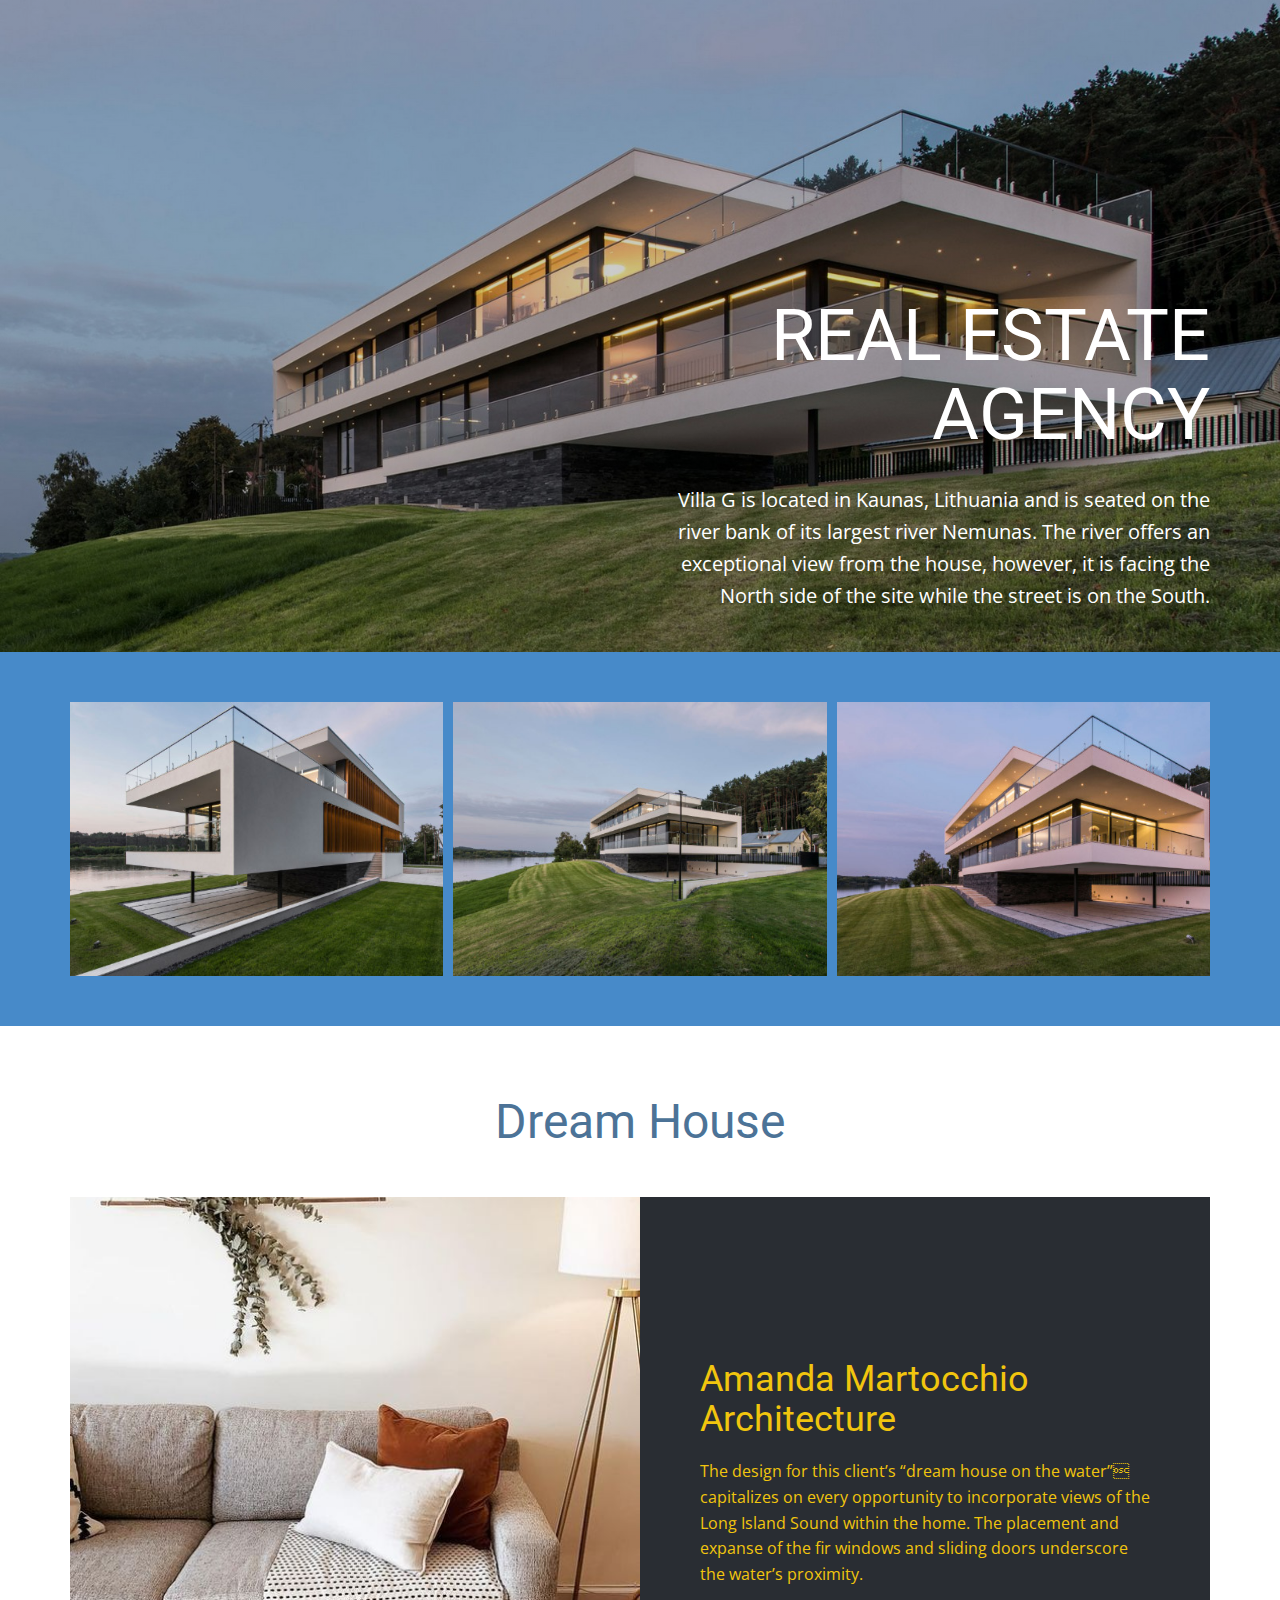
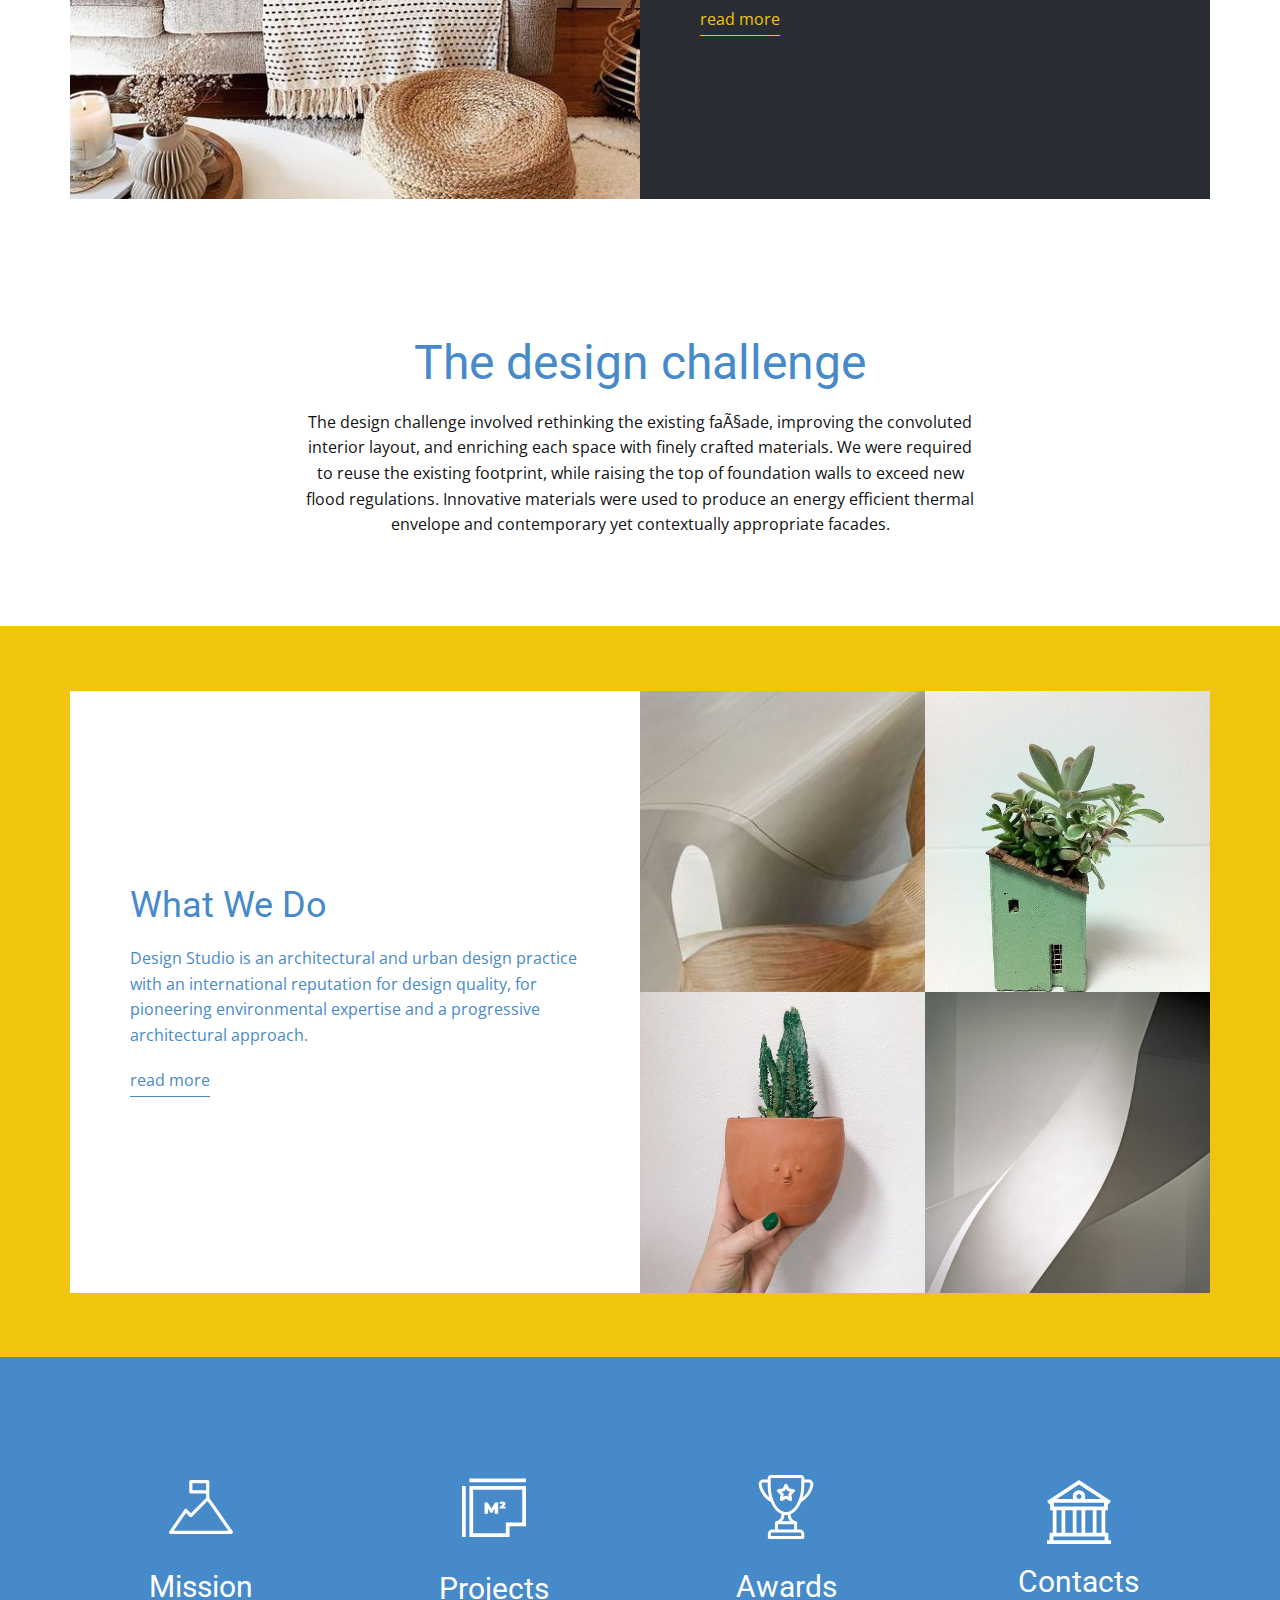
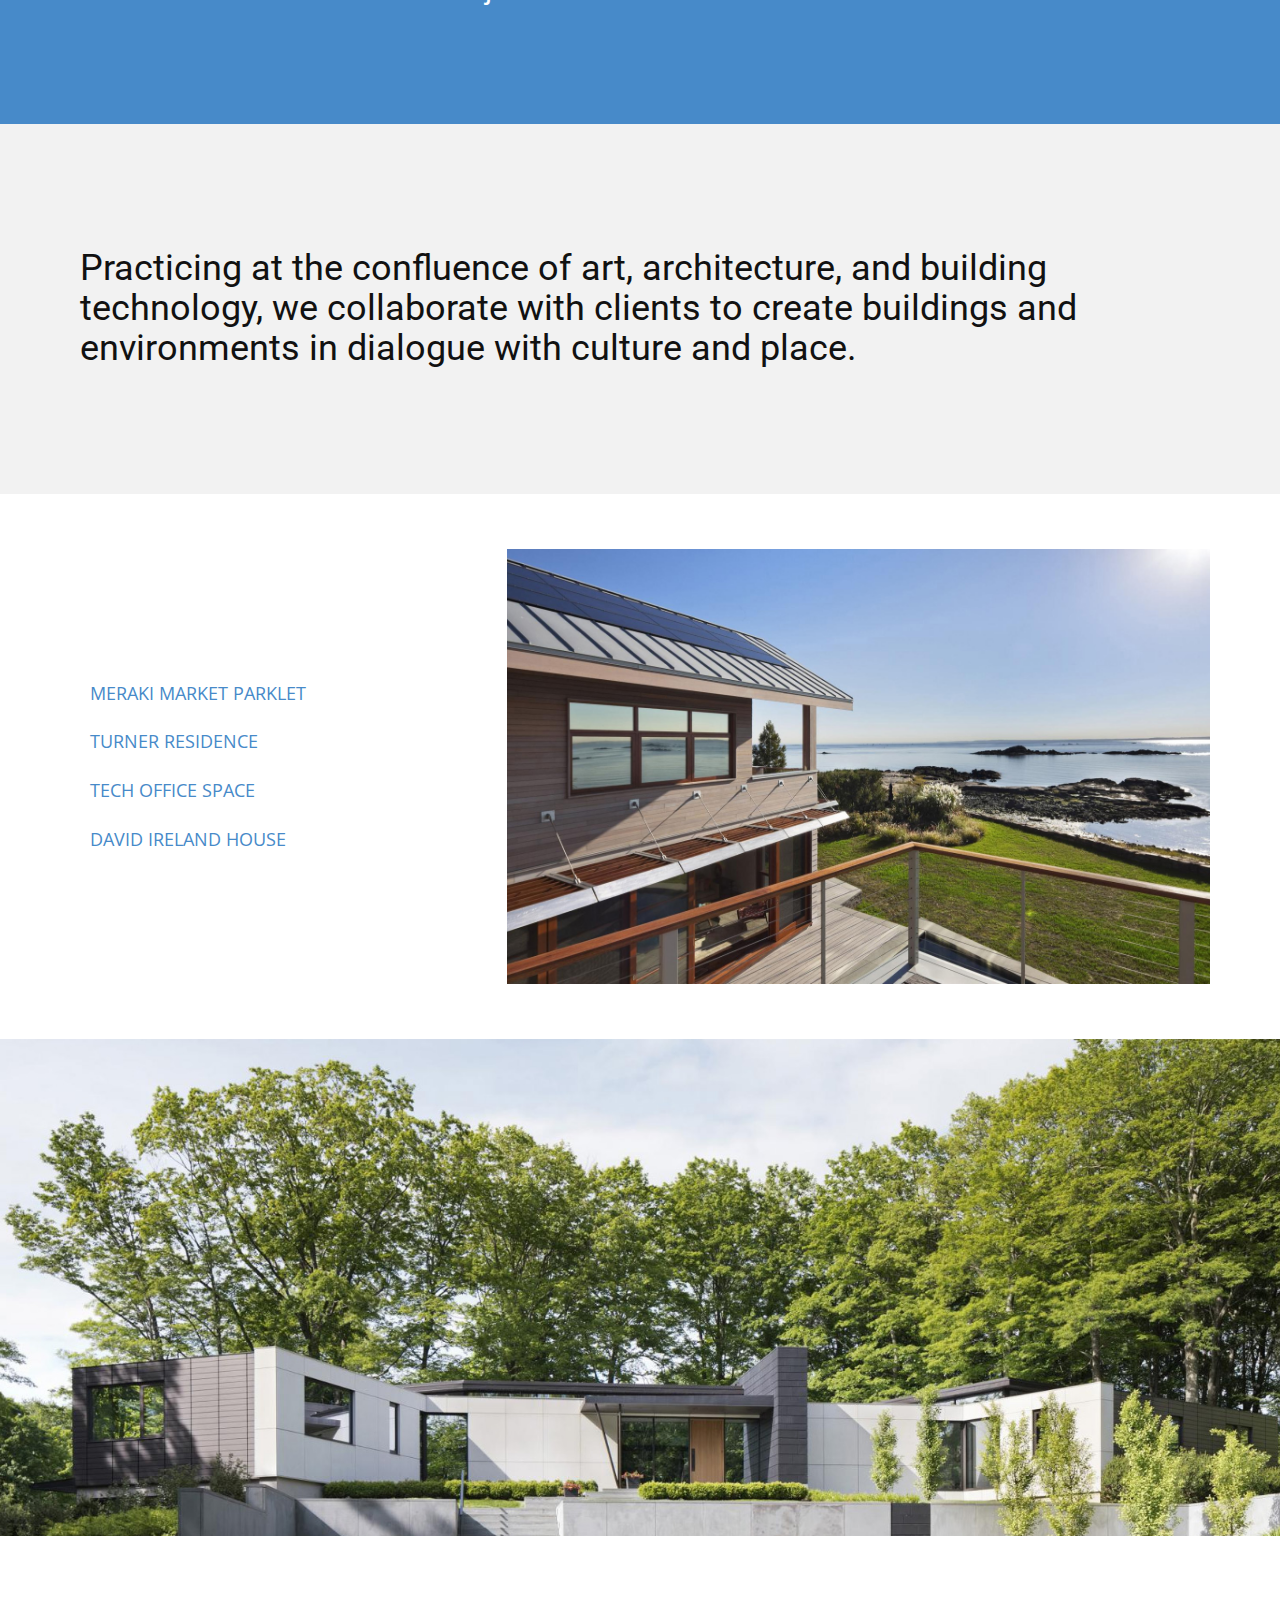
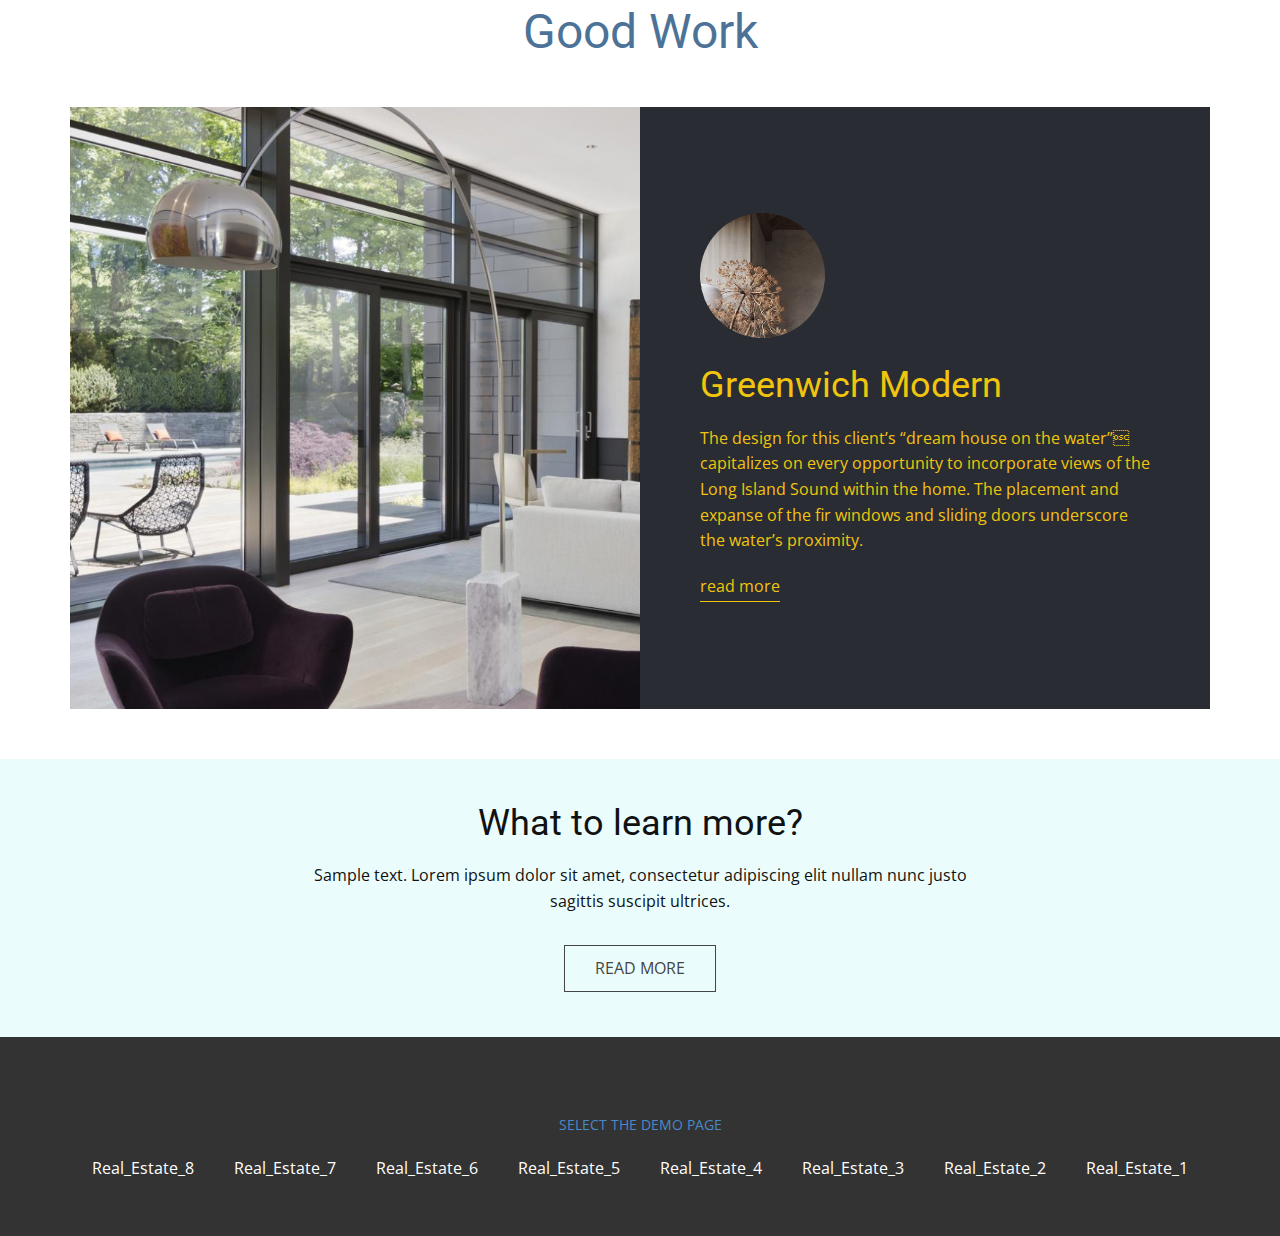
<file: Real_Estate_5.html>
<!DOCTYPE html>
<html style="font-size: 16px;">
  <head>
    <meta name="viewport" content="width=device-width, initial-scale=1.0">
    <meta charset="utf-8">
    <meta name="keywords" content="">
    <meta name="description" content="">
    <meta name="page_type" content="np-template-header-footer-from-plugin">
    <title>Real_Estate_5</title>
    <link rel="stylesheet" href="nicepage.css" media="screen">
<link rel="stylesheet" href="Real_Estate_5.css" media="screen">
    <script class="u-script" type="text/javascript" src="jquery.js" defer=""></script>
    <script class="u-script" type="text/javascript" src="nicepage.js" defer=""></script>
    <link id="u-theme-google-font" rel="stylesheet" href="https://fonts.googleapis.com/css?family=Roboto:100,100i,300,300i,400,400i,500,500i,700,700i,900,900i|Open+Sans:300,300i,400,400i,500,500i,600,600i,700,700i,800,800i">
    
    
    
    
    
    
    
    
    
    
    
    
    <script type="application/ld+json">{
		"@context": "http://schema.org",
		"@type": "Organization",
		"name": "Demo Page"
}</script>
    <meta name="theme-color" content="#478ac9">
    <meta property="og:title" content="Real_Estate_5">
    <meta property="og:description" content="">
    <meta property="og:type" content="website">
  </head>
  <body class="u-body u-xl-mode"> 
    <section class="-lg -sm -xl -xs u-clearfix u-image u-shading u-section-1" src="" id="sec-aad8">
      <div class="u-clearfix u-sheet u-sheet-1">
        <div class="u-align-left-xs u-align-right-lg u-align-right-md u-align-right-sm u-align-right-xl u-container-style u-group u-group-1">
          <div class="u-container-layout u-valign-bottom u-container-layout-1">
            <h1 class="u-text u-title u-text-1">REAL ESTATE AGENCY</h1>
            <p class="u-large-text u-text u-text-variant u-text-2">Villa G is located in Kaunas, Lithuania and is seated on the river bank of its largest river Nemunas. The river offers an exceptional view from the house, however, it is facing the North side of the site while the street is on the
                        South. </p>
          </div>
        </div>
      </div>
    </section>
    <section class="u-clearfix u-palette-1-base u-section-2" id="sec-4918">
      <div class="u-clearfix u-sheet u-sheet-1">
        <div class="u-clearfix u-expanded-width u-gutter-10 u-layout-wrap u-layout-wrap-1">
          <div class="u-layout">
            <div class="u-layout-row">
              <div class="u-border-no-bottom u-border-no-left u-border-no-right u-border-no-top u-container-style u-image u-layout-cell u-left-cell u-size-20 u-image-1">
                <div class="u-container-layout"></div>
              </div>
              <div class="u-border-no-bottom u-border-no-left u-border-no-right u-border-no-top u-container-style u-image u-layout-cell u-size-20 u-image-2">
                <div class="u-container-layout"></div>
              </div>
              <div class="u-border-no-bottom u-border-no-left u-border-no-right u-border-no-top u-container-style u-image u-layout-cell u-right-cell u-size-20 u-image-3">
                <div class="u-container-layout"></div>
              </div>
            </div>
          </div>
        </div>
      </div>
    </section>
    <section class="u-clearfix u-section-3" id="carousel_dcaf">
      <div class="u-clearfix u-sheet u-sheet-1">
        <div class="u-align-center u-container-style u-group u-group-1">
          <div class="u-container-layout u-valign-middle u-container-layout-1">
            <h1 class="u-text u-text-palette-1-dark-1 u-text-1">Dream House</h1>
          </div>
        </div>
        <div class="u-clearfix u-expanded-width u-gutter-0 u-layout-wrap u-layout-wrap-1">
          <div class="u-layout">
            <div class="u-layout-row">
              <div class="u-align-left u-container-style u-image u-layout-cell u-left-cell u-size-30 u-image-1">
                <div class="u-container-layout" src=""></div>
              </div>
              <div class="u-align-left u-container-style u-layout-cell u-palette-5-dark-3 u-right-cell u-size-30 u-layout-cell-2">
                <div class="u-container-layout u-valign-middle u-container-layout-3">
                  <h2 class="u-text u-text-palette-3-base u-text-2">Amanda Martocchio Architecture</h2>
                  <p class="u-text u-text-palette-3-base u-text-3">The design for this client’s “dream house on the water” capitalizes on every opportunity to incorporate views of the Long Island Sound within the home. The placement and expanse of the fir windows and sliding doors underscore
                                    the water’s proximity. </p>
                  <a href="https://amandamartocchio.com/" class="u-border-1 u-border-palette-3-base u-link u-text-palette-3-base u-link-1" title="read more" target="_blank">read more</a>
                </div>
              </div>
            </div>
          </div>
        </div>
      </div>
    </section>
    <section class="u-clearfix u-section-4" id="sec-af74">
      <div class="u-clearfix u-sheet u-sheet-1">
        <div class="u-align-center u-container-style u-group u-group-1">
          <div class="u-container-layout u-valign-middle u-container-layout-1">
            <h1 class="u-text u-text-palette-1-base u-text-1">The design challenge</h1>
            <p class="u-text u-text-2">The design challenge involved rethinking the existing faÃ§ade, improving the convoluted interior layout, and enriching each space with finely crafted materials. We were required to reuse the existing footprint, while raising the top
                        of foundation walls to exceed new flood regulations. Innovative materials were used to produce an energy efficient thermal envelope and contemporary yet contextually appropriate facades.</p>
          </div>
        </div>
      </div>
    </section>
    <section class="u-clearfix u-palette-3-base u-section-5" id="carousel_9594">
      <div class="u-clearfix u-sheet u-sheet-1">
        <div class="u-clearfix u-expanded-width u-gutter-0 u-layout-wrap u-layout-wrap-1">
          <div class="u-gutter-0 u-layout">
            <div class="u-layout-row">
              <div class="u-size-30 u-size-60-md">
                <div class="u-layout-col">
                  <div class="u-align-left u-container-style u-layout-cell u-left-cell u-size-60 u-white u-layout-cell-1">
                    <div class="u-container-layout u-valign-middle u-container-layout-1">
                      <h2 class="u-text u-text-palette-1-base u-text-1">What We Do</h2>
                      <p class="u-text u-text-palette-1-base u-text-2">Design Studio is an architectural and urban design practice with an international reputation for design quality, for pioneering environmental expertise and a progressive architectural approach. </p>
                      <a href="https://amandamartocchio.com/" class="u-border-1 u-border-palette-1-base u-link u-text-palette-1-base u-link-1" title="read more" target="_blank">read more</a>
                    </div>
                  </div>
                </div>
              </div>
              <div class="u-size-30 u-size-60-md">
                <div class="u-layout-col">
                  <div class="u-size-30">
                    <div class="u-layout-row">
                      <div class="u-align-left u-container-style u-image u-layout-cell u-size-30 u-image-1">
                        <div class="u-container-layout" src=""></div>
                      </div>
                      <div class="u-container-style u-image u-layout-cell u-right-cell u-size-30 u-image-2">
                        <div class="u-container-layout"></div>
                      </div>
                    </div>
                  </div>
                  <div class="u-size-30">
                    <div class="u-layout-row">
                      <div class="u-container-style u-image u-layout-cell u-size-30 u-image-3">
                        <div class="u-container-layout"></div>
                      </div>
                      <div class="u-container-style u-image u-layout-cell u-right-cell u-size-30 u-image-4">
                        <div class="u-container-layout"></div>
                      </div>
                    </div>
                  </div>
                </div>
              </div>
            </div>
          </div>
        </div>
      </div>
    </section>
    <section class="u-clearfix u-palette-1-base u-section-6" id="carousel_696f">
      <div class="u-clearfix u-sheet u-sheet-1">
        <div class="u-clearfix u-expanded-width u-gutter-30 u-layout-wrap u-layout-wrap-1">
          <div class="u-gutter-0 u-layout">
            <div class="u-layout-row">
              <div class="u-align-center u-container-style u-layout-cell u-left-cell u-similar-fill u-size-15 u-size-30-md u-layout-cell-1">
                <div class="u-container-layout u-valign-middle"><span class="u-icon u-icon-1"><svg class="u-svg-link" preserveAspectRatio="xMidYMin slice" viewBox="0 0 301.055 301.055" style="undefined"><use xmlns:xlink="http://www.w3.org/1999/xlink" xlink:href="#svg-3498"></use></svg><svg class="u-svg-content" viewBox="0 0 301.055 301.055" x="0px" y="0px" id="svg-3498" style="enable-background:new 0 0 301.055 301.055;"><path d="M189.798,31.551c0-4.143-3.357-7.5-7.5-7.5h-79.453c-4.143,0-7.5,3.357-7.5,7.5v47.687c0,4.143,3.357,7.5,7.5,7.5h71.953  v21.186L102.845,179.9l-18.532-18.54c-1.571-1.571-3.769-2.362-5.97-2.168c-2.213,0.197-4.225,1.365-5.493,3.189L1.342,265.221  c-1.594,2.292-1.782,5.28-0.488,7.755c1.293,2.476,3.855,4.026,6.647,4.026h286.035c0.008,0.001,0.016,0.001,0.02,0  c4.143,0,7.5-3.357,7.5-7.5c0-1.783-0.622-3.421-1.661-4.708L189.798,108.66V31.551z M110.345,71.738V39.051h64.453v32.687H110.345z   M21.85,262.003l58.195-83.694l17.495,17.503c1.407,1.406,3.315,2.197,5.305,2.197c1.989,0,3.897-0.791,5.304-2.197l73.141-73.165  l97.818,139.357H21.85z"></path></svg></span>
                  <h3 class="u-align-center-md u-text u-text-1">Mission</h3>
                </div>
              </div>
              <div class="u-align-center-lg u-align-center-sm u-align-center-xl u-align-center-xs u-container-style u-layout-cell u-similar-fill u-size-15 u-size-30-md u-layout-cell-2">
                <div class="u-container-layout u-valign-middle"><span class="u-icon u-icon-2"><svg class="u-svg-link" preserveAspectRatio="xMidYMin slice" viewBox="0 -22 512 512" style="undefined"><use xmlns:xlink="http://www.w3.org/1999/xlink" xlink:href="#svg-ac00"></use></svg><svg class="u-svg-content" viewBox="0 -22 512 512" id="svg-ac00"><path d="m59.332031 467h321.335938v-85.332031h131.332031v-321.714844h-452.667969zm30-377.046875h392.667969v261.714844h-131.332031v85.332031h-261.335938zm0 0"></path><path d="m59.332031 0h452.667969v30h-452.667969zm0 0"></path><path d="m0 59.953125h30v407.046875h-30zm0 0"></path><path d="m264.054688 191.496094-28.863282 48.492187-29.640625-48.492187h-25.222656v91.003906h27.953125v-40.042969l19.761719 31.851563h13.519531l19.761719-33.28125.257812 41.472656h27.953125l-.261718-91.003906zm0 0"></path><path d="m336.980469 219.058594c8.449219-7.410156 10.398437-11.960938 10.398437-17.160156 0-10.53125-9.617187-17.160157-23.917968-17.160157-13.390626 0-21.84375 5.457031-25.613282 12.867188l15.082032 7.152343c1.6875-3.121093 4.679687-4.941406 8.710937-4.941406 3.640625 0 5.199219 1.5625 5.199219 3.640625 0 1.691407-.78125 3.769531-4.679688 7.019531l-20.671875 17.683594v11.828125h47.582031v-14.816406h-19.242187zm0 0"></path></svg></span>
                  <h3 class="u-align-center-md u-text u-text-2">Projects</h3>
                </div>
              </div>
              <div class="u-align-center u-container-style u-layout-cell u-similar-fill u-size-15 u-size-30-md u-layout-cell-3">
                <div class="u-container-layout u-valign-middle"><span class="u-icon u-icon-3"><svg class="u-svg-link" preserveAspectRatio="xMidYMin slice" viewBox="0 0 511.999 511.999" style="undefined"><use xmlns:xlink="http://www.w3.org/1999/xlink" xlink:href="#svg-7a7e"></use></svg><svg class="u-svg-content" viewBox="0 0 511.999 511.999" x="0px" y="0px" id="svg-7a7e" style="enable-background:new 0 0 511.999 511.999;"><g><g><path d="M466.45,49.374c-7.065-8.308-17.368-13.071-28.267-13.071H402.41v-11.19C402.41,11.266,391.143,0,377.297,0H134.705    c-13.848,0-25.112,11.266-25.112,25.112v11.19H73.816c-10.899,0-21.203,4.764-28.267,13.071    c-6.992,8.221-10.014,19.019-8.289,29.624c9.4,57.8,45.775,108.863,97.4,136.872c4.717,11.341,10.059,22.083,16.008,32.091    c19.002,31.975,42.625,54.073,68.627,64.76c2.635,26.644-15.094,51.885-41.794,57.9c-0.057,0.013-0.097,0.033-0.153,0.046    c-5.211,1.245-9.09,5.921-9.09,11.513v54.363h-21.986c-19.602,0-35.549,15.947-35.549,35.549v28.058    c0,6.545,5.305,11.85,11.85,11.85H390.56c6.545,0,11.85-5.305,11.85-11.85v-28.058c0-19.602-15.947-35.549-35.549-35.549h-21.988    V382.18c0-5.603-3.893-10.286-9.118-11.52c-0.049-0.012-0.096-0.028-0.145-0.04c-26.902-6.055-44.664-31.55-41.752-58.394    c25.548-10.86,48.757-32.761,67.479-64.264c5.949-10.009,11.29-20.752,16.008-32.095c51.622-28.01,87.995-79.072,97.395-136.87    C476.465,68.392,473.443,57.595,466.45,49.374z M60.652,75.192c-0.616-3.787,0.431-7.504,2.949-10.466    c2.555-3.004,6.277-4.726,10.214-4.726h35.777v21.802c0,34.186,4.363,67.3,12.632,97.583    C89.728,153.706,67.354,116.403,60.652,75.192z M366.861,460.243c6.534,0,11.85,5.316,11.85,11.85v16.208H134.422v-16.208    c0-6.534,5.316-11.85,11.85-11.85H366.861z M321.173,394.03v42.513H191.96V394.03H321.173z M223.037,370.331    c2.929-3.224,5.607-6.719,8.002-10.46c7.897-12.339,12.042-26.357,12.228-40.674c4.209,0.573,8.457,0.88,12.741,0.88    c4.661,0,9.279-0.358,13.852-1.036c0.27,19.239,7.758,37.45,20.349,51.289H223.037z M378.709,81.803    c0,58.379-13.406,113.089-37.747,154.049c-23.192,39.03-53.364,60.525-84.956,60.525c-31.597,0-61.771-21.494-84.966-60.523    c-24.342-40.961-37.748-95.671-37.748-154.049V25.112c0-0.78,0.634-1.413,1.412-1.413h242.591c0.78,0,1.414,0.634,1.414,1.413    V81.803z M451.348,75.192c-6.702,41.208-29.074,78.51-61.569,104.191c8.268-30.283,12.631-63.395,12.631-97.58V60.001h35.773    c3.938,0,7.66,1.723,10.214,4.726C450.915,67.688,451.963,71.405,451.348,75.192z"></path>
</g>
</g><g><g><path d="M327.941,121.658c-1.395-4.288-5.103-7.414-9.566-8.064l-35.758-5.196l-15.991-32.402    c-1.997-4.044-6.116-6.605-10.626-6.605c-4.511,0-8.63,2.561-10.626,6.605l-15.991,32.402l-35.758,5.196    c-4.464,0.648-8.172,3.775-9.566,8.065c-1.393,4.291-0.231,8.999,2.999,12.148l25.875,25.221l-6.109,35.613    c-0.763,4.446,1.064,8.938,4.714,11.59c3.648,2.651,8.487,3,12.479,0.902L256,190.32l31.982,16.813    c1.734,0.911,3.627,1.36,5.512,1.36c2.456,0,4.902-0.763,6.966-2.263c3.65-2.652,5.477-7.144,4.714-11.59l-6.109-35.613    l25.875-25.221C328.172,130.658,329.334,125.949,327.941,121.658z M278.064,146.405c-2.793,2.722-4.068,6.644-3.408,10.489    l3.102,18.09l-16.245-8.541c-1.725-0.908-3.62-1.36-5.514-1.36c-1.894,0-3.788,0.454-5.514,1.36l-16.245,8.541l3.102-18.09    c0.66-3.844-0.615-7.766-3.408-10.489l-13.141-12.81l18.162-2.64c3.859-0.56,7.196-2.985,8.922-6.482l8.123-16.458l8.122,16.458    c1.727,3.497,5.062,5.921,8.922,6.482l18.162,2.64L278.064,146.405z"></path>
</g>
</g></svg></span>
                  <h3 class="u-align-center-md u-text u-text-3">Awards</h3>
                </div>
              </div>
              <div class="u-align-center u-container-style u-layout-cell u-right-cell u-similar-fill u-size-15 u-size-30-md u-layout-cell-4">
                <div class="u-container-layout u-valign-middle"><span class="u-icon u-icon-4"><svg class="u-svg-link" preserveAspectRatio="xMidYMin slice" viewBox="0 0 512 512" style="undefined"><use xmlns:xlink="http://www.w3.org/1999/xlink" xlink:href="#svg-95f0"></use></svg><svg class="u-svg-content" viewBox="0 0 512 512" x="0px" y="0px" id="svg-95f0" style="enable-background:new 0 0 512 512;"><g><g><path d="M491,481.998v-60.004h-25v-179.01h21v-54.673l7.87,5.191l16.518-25.044L256,0L0.612,168.458l16.518,25.044l7.87-5.191    v54.673h21v179.011H21v60.004H0V512h512v-30.002H491z M256,35.94l177.434,117.038H301.813c2.686-6.13,4.187-12.892,4.187-20.001    c0-27.572-22.43-50.003-50-50.003s-50,22.431-50,50.003c0,7.109,1.501,13.872,4.187,20.001H78.566L256,35.94z M276,132.977    c0,11.028-8.972,20.001-20,20.001s-20-8.973-20-20.001c0-11.029,8.972-20.001,20-20.001S276,121.949,276,132.977z M55,182.98h402    v30.002H55V182.98z M436,242.984v179.011h-40V242.984H436z M366,242.984v179.011h-60V242.984H366z M276,242.984v179.011h-40    V242.984H276z M206,242.984v179.011h-60V242.984H206z M116,242.984v179.011H76V242.984H116z M461,481.998H51v-30.002h410V481.998z    "></path>
</g>
</g></svg></span>
                  <h3 class="u-align-center-md u-text u-text-4">Contacts</h3>
                </div>
              </div>
            </div>
          </div>
        </div>
      </div>
    </section>
    <section class="u-clearfix u-grey-5 u-section-7" id="sec-4ed6">
      <div class="u-clearfix u-sheet u-sheet-1">
        <div class="u-align-left u-container-style u-expanded-width u-group u-group-1">
          <div class="u-container-layout u-valign-middle-xl u-valign-middle-xs u-container-layout-1">
            <h2 class="u-text u-text-1">Practicing at the confluence of art, architecture, and building technology, we collaborate with clients to create buildings and environments in dialogue with culture and place.</h2>
          </div>
        </div>
      </div>
    </section>
    <section class="u-clearfix u-section-8" id="sec-7f2e">
      <div class="u-clearfix u-sheet u-sheet-1">
        <div class="u-clearfix u-expanded-width u-layout-wrap u-layout-wrap-1">
          <div class="u-layout">
            <div class="u-layout-row">
              <div class="u-align-left u-container-style u-layout-cell u-left-cell u-size-23 u-layout-cell-1">
                <div class="u-container-layout u-valign-middle u-container-layout-1">
                  <a href="https://jensen-architects.com/work/meraki-market-parklet/" class="u-link u-link-1" title="Read More" target="_blank">Meraki Market Parklet</a>
                  <a href="https://jensen-architects.com/work/turner-residence/" class="u-link u-link-2" title="turner residence">Turner Residence</a>
                  <a href="https://jensen-architects.com/work/tech-office-space/" class="u-link u-link-3" title="Tech Office Space" target="_blank">Tech Office Space</a>
                  <a href="https://jensen-architects.com/work/david-ireland-house/" class="u-link u-link-4" title="More" target="_blank">David Ireland House</a>
                </div>
              </div>
              <div class="u-container-style u-image u-layout-cell u-right-cell u-size-37 u-image-1">
                <div class="u-container-layout"></div>
              </div>
            </div>
          </div>
        </div>
      </div>
    </section>
    <section class="skrollable skrollable-between u-clearfix u-image u-section-9" id="sec-0849">
      <div class="u-clearfix u-sheet u-sheet-1"></div>
    </section>
    <section class="u-clearfix u-white u-section-10" id="sec-a835">
      <div class="u-clearfix u-sheet u-sheet-1">
        <div class="u-align-center u-container-style u-expanded-width-xs u-group u-group-1">
          <div class="u-container-layout u-valign-middle u-container-layout-1">
            <h1 class="u-text u-text-palette-1-dark-1 u-text-1">Good Work</h1>
          </div>
        </div>
        <div class="u-clearfix u-expanded-width u-gutter-0 u-layout-wrap u-layout-wrap-1">
          <div class="u-layout">
            <div class="u-layout-row">
              <div class="u-align-left u-container-style u-image u-layout-cell u-left-cell u-size-30 u-image-1">
                <div class="u-container-layout" src=""></div>
              </div>
              <div class="u-align-left u-container-style u-layout-cell u-palette-5-dark-3 u-right-cell u-size-30 u-layout-cell-2">
                <div class="u-container-layout u-valign-middle u-container-layout-3">
                  <div alt="" class="u-image u-image-circle u-image-2" data-image-width="277" data-image-height="277"></div>
                  <h2 class="u-text u-text-palette-3-base u-text-2">Greenwich Modern</h2>
                  <p class="u-text u-text-palette-3-base u-text-3">The design for this client’s “dream house on the water” capitalizes on every opportunity to incorporate views of the Long Island Sound within the home. The placement and expanse of the fir windows and sliding doors underscore
                                    the water’s proximity. </p>
                  <a href="https://amandamartocchio.com/" class="u-border-1 u-border-palette-3-base u-link u-text-palette-3-base u-link-1" title="read more" target="_blank">read more</a>
                </div>
              </div>
            </div>
          </div>
        </div>
      </div>
    </section>
    <section class="u-clearfix u-palette-4-light-3 u-section-11" id="sec-ce46">
      <div class="u-clearfix u-sheet u-sheet-1">
        <div class="u-align-center u-container-style u-group u-group-1">
          <div class="u-container-layout u-valign-middle u-container-layout-1">
            <h2 class="u-text u-text-1">What to learn more?</h2>
            <p class="u-text u-text-2">Sample text. Lorem ipsum dolor sit amet, consectetur adipiscing elit nullam nunc justo sagittis suscipit ultrices.</p>
            <a href="https://nicepage.com/c/education-html-templates" class="u-border-1 u-border-grey-dark-1 u-btn u-button-style u-btn-1">Read More</a>
          </div>
        </div>
      </div>
    </section>
    
    
    <footer class="u-align-center u-clearfix u-footer u-grey-80 u-footer" id="sec-ebb9"><div class="u-clearfix u-sheet u-sheet-1">
        <p class="u-small-text u-text u-text-variant u-text-1">
          <a href="Page-1.html" data-page-id="872828826" class="u-active-none u-border-none u-btn u-button-link u-button-style u-hover-none u-none u-text-palette-1-base u-btn-1">SELECT THE DEMO PAGE</a>
        </p>
        <nav class="u-menu u-menu-dropdown u-offcanvas u-menu-1">
          <div class="menu-collapse">
            <a class="u-button-style u-nav-link" href="#">
              <svg class="u-svg-link" viewBox="0 0 24 24"><use xmlns:xlink="http://www.w3.org/1999/xlink" xlink:href="#svg-285d"></use></svg>
              <svg class="u-svg-content" version="1.1" id="svg-285d" viewBox="0 0 16 16" x="0px" y="0px" xmlns:xlink="http://www.w3.org/1999/xlink" xmlns="http://www.w3.org/2000/svg"><g><rect y="1" width="16" height="2"></rect><rect y="7" width="16" height="2"></rect><rect y="13" width="16" height="2"></rect>
</g></svg>
            </a>
          </div>
          <div class="u-custom-menu u-nav-container">
            <ul class="u-nav u-unstyled"><li class="u-nav-item"><a class="u-button-style u-nav-link" href="Real_Estate_8.html">Real_Estate_8</a>
</li><li class="u-nav-item"><a class="u-button-style u-nav-link" href="Real_Estate_7.html">Real_Estate_7</a>
</li><li class="u-nav-item"><a class="u-button-style u-nav-link" href="Real_Estate_6.html">Real_Estate_6</a>
</li><li class="u-nav-item"><a class="u-button-style u-nav-link" href="Real_Estate_5.html">Real_Estate_5</a>
</li><li class="u-nav-item"><a class="u-button-style u-nav-link" href="Real_Estate_4.html">Real_Estate_4</a>
</li><li class="u-nav-item"><a class="u-button-style u-nav-link" href="Real_Estate_3.html">Real_Estate_3</a>
</li><li class="u-nav-item"><a class="u-button-style u-nav-link" href="Real_Estate_2.html">Real_Estate_2</a>
</li><li class="u-nav-item"><a class="u-button-style u-nav-link" href="Real_Estate_1.html">Real_Estate_1</a>
</li></ul>
          </div>
          <div class="u-custom-menu u-nav-container-collapse">
            <div class="u-black u-container-style u-inner-container-layout u-opacity u-opacity-95 u-sidenav">
              <div class="u-inner-container-layout u-sidenav-overflow">
                <div class="u-menu-close"></div>
                <ul class="u-align-center u-nav u-popupmenu-items u-unstyled u-nav-2"><li class="u-nav-item"><a class="u-button-style u-nav-link" href="Real_Estate_8.html">Real_Estate_8</a>
</li><li class="u-nav-item"><a class="u-button-style u-nav-link" href="Real_Estate_7.html">Real_Estate_7</a>
</li><li class="u-nav-item"><a class="u-button-style u-nav-link" href="Real_Estate_6.html">Real_Estate_6</a>
</li><li class="u-nav-item"><a class="u-button-style u-nav-link" href="Real_Estate_5.html">Real_Estate_5</a>
</li><li class="u-nav-item"><a class="u-button-style u-nav-link" href="Real_Estate_4.html">Real_Estate_4</a>
</li><li class="u-nav-item"><a class="u-button-style u-nav-link" href="Real_Estate_3.html">Real_Estate_3</a>
</li><li class="u-nav-item"><a class="u-button-style u-nav-link" href="Real_Estate_2.html">Real_Estate_2</a>
</li><li class="u-nav-item"><a class="u-button-style u-nav-link" href="Real_Estate_1.html">Real_Estate_1</a>
</li></ul>
              </div>
            </div>
            <div class="u-black u-menu-overlay u-opacity u-opacity-70"></div>
          </div>
        </nav>
      </div></footer>
  </body>
</html>
</file>
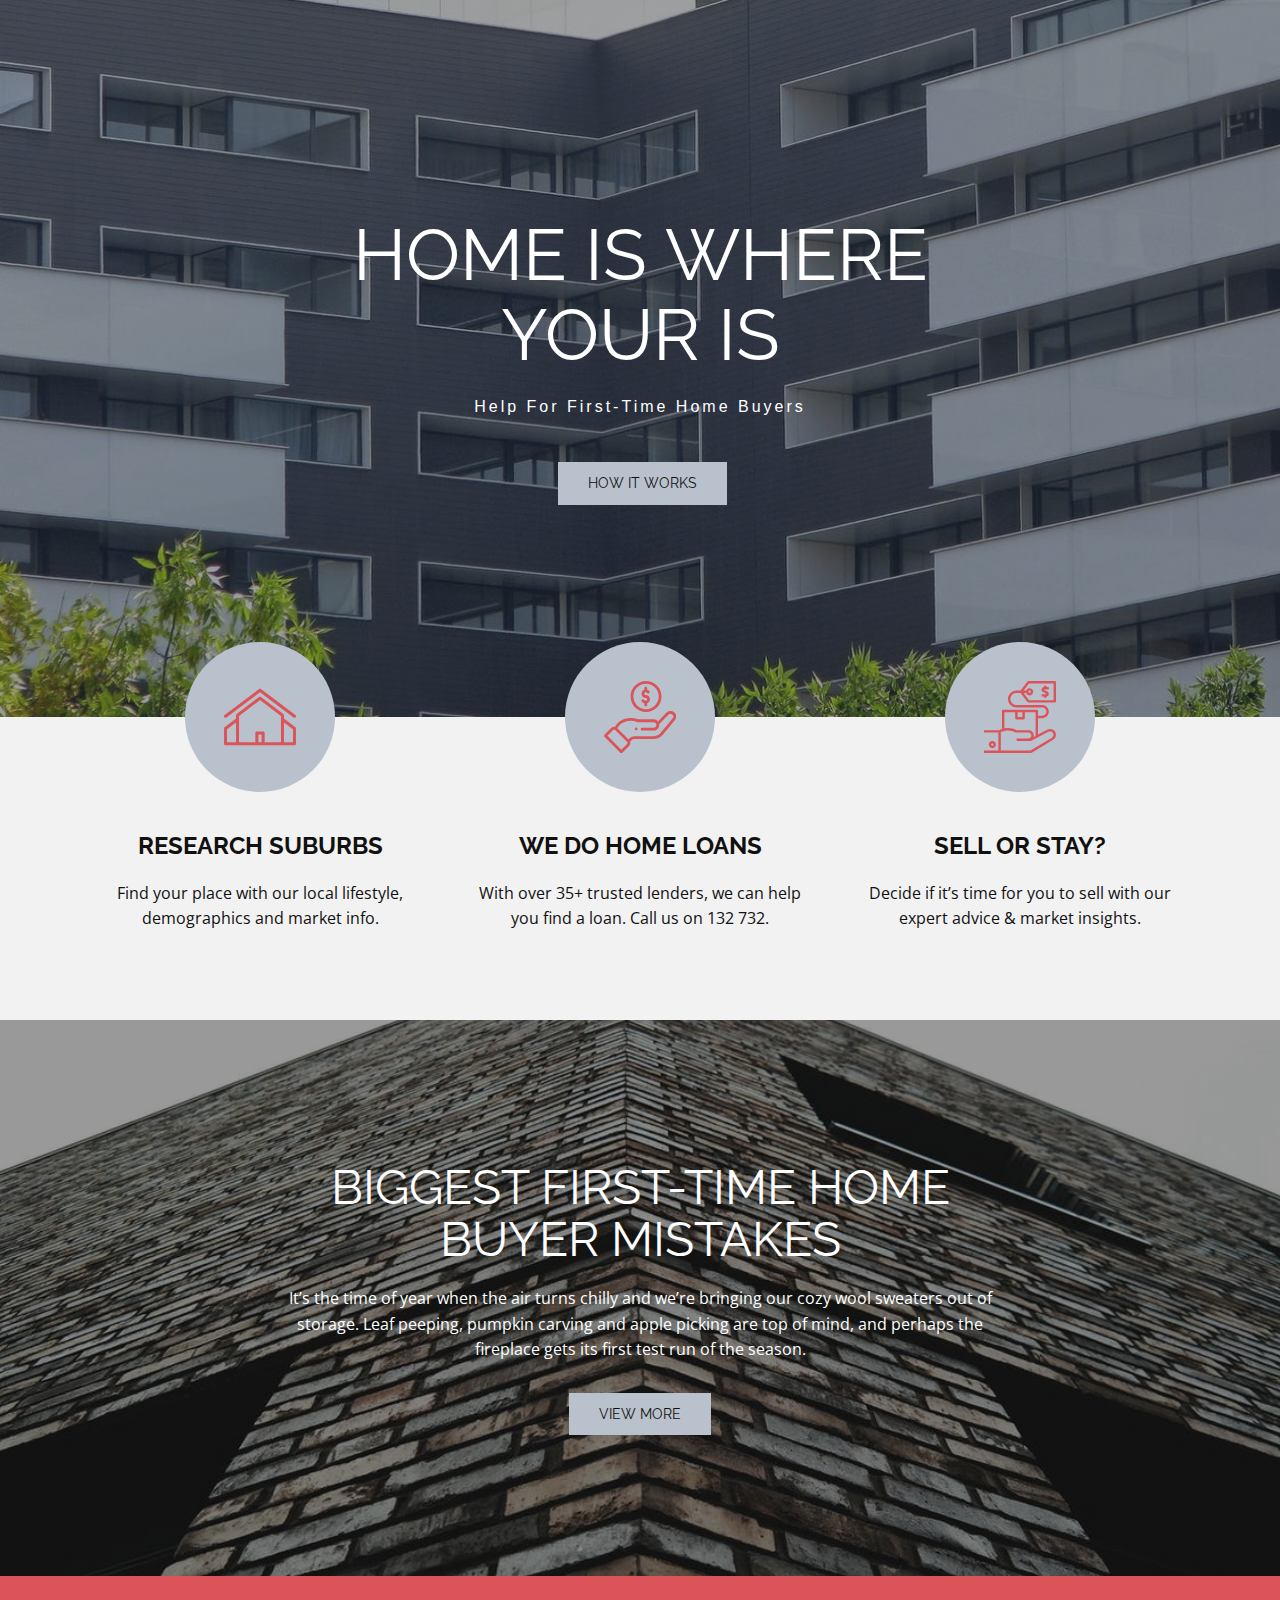
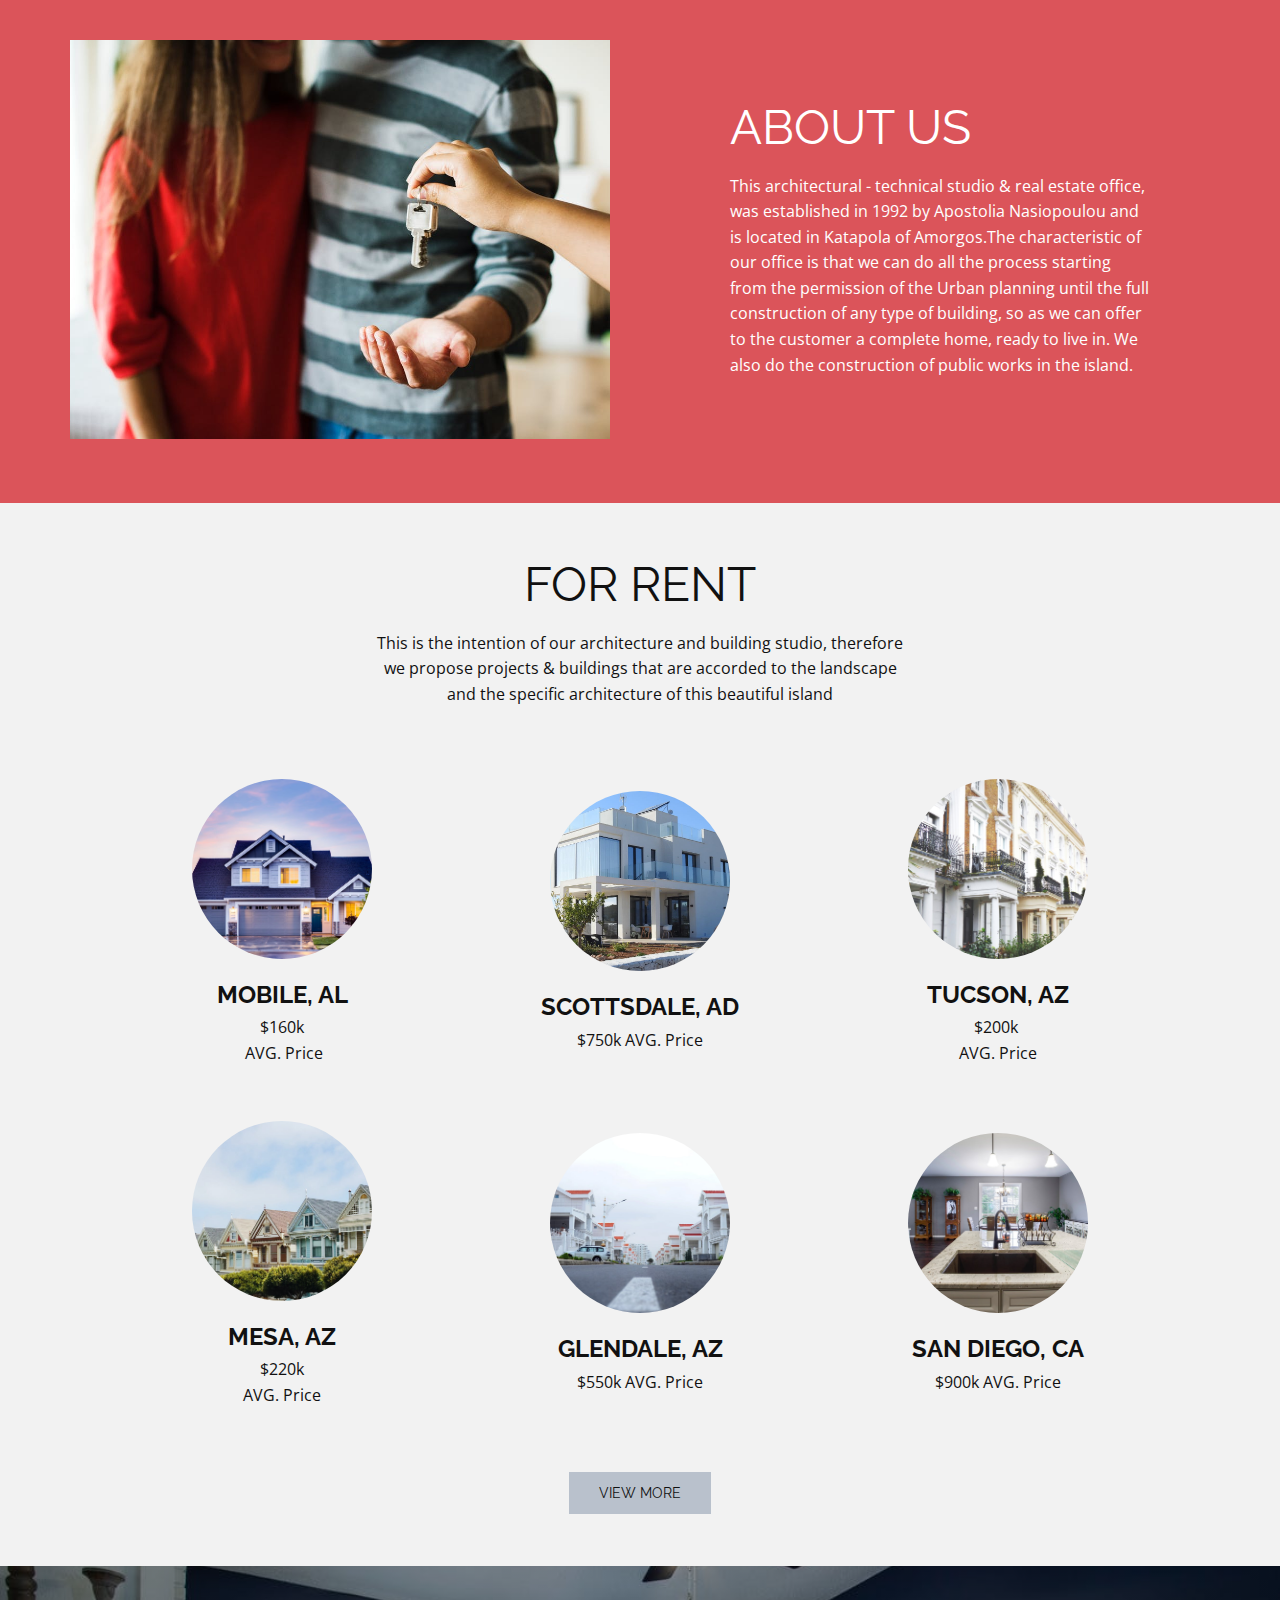
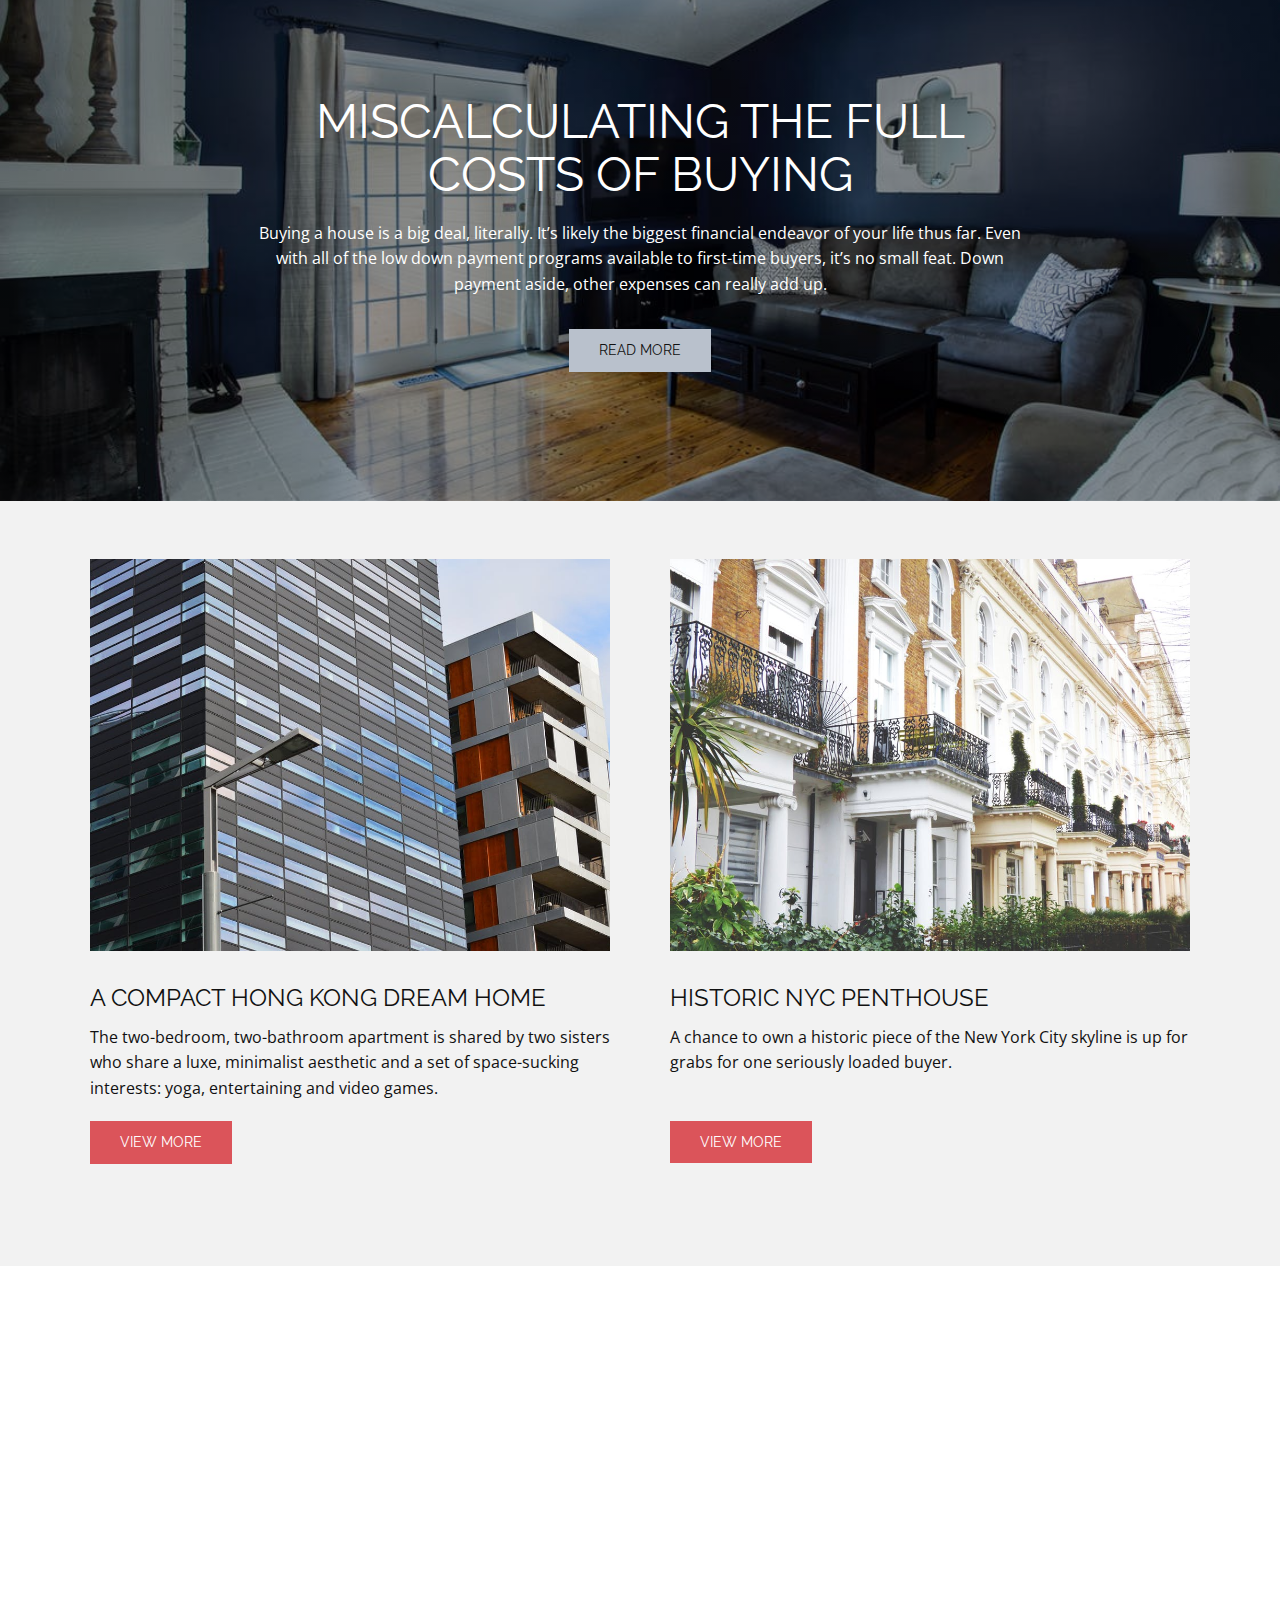
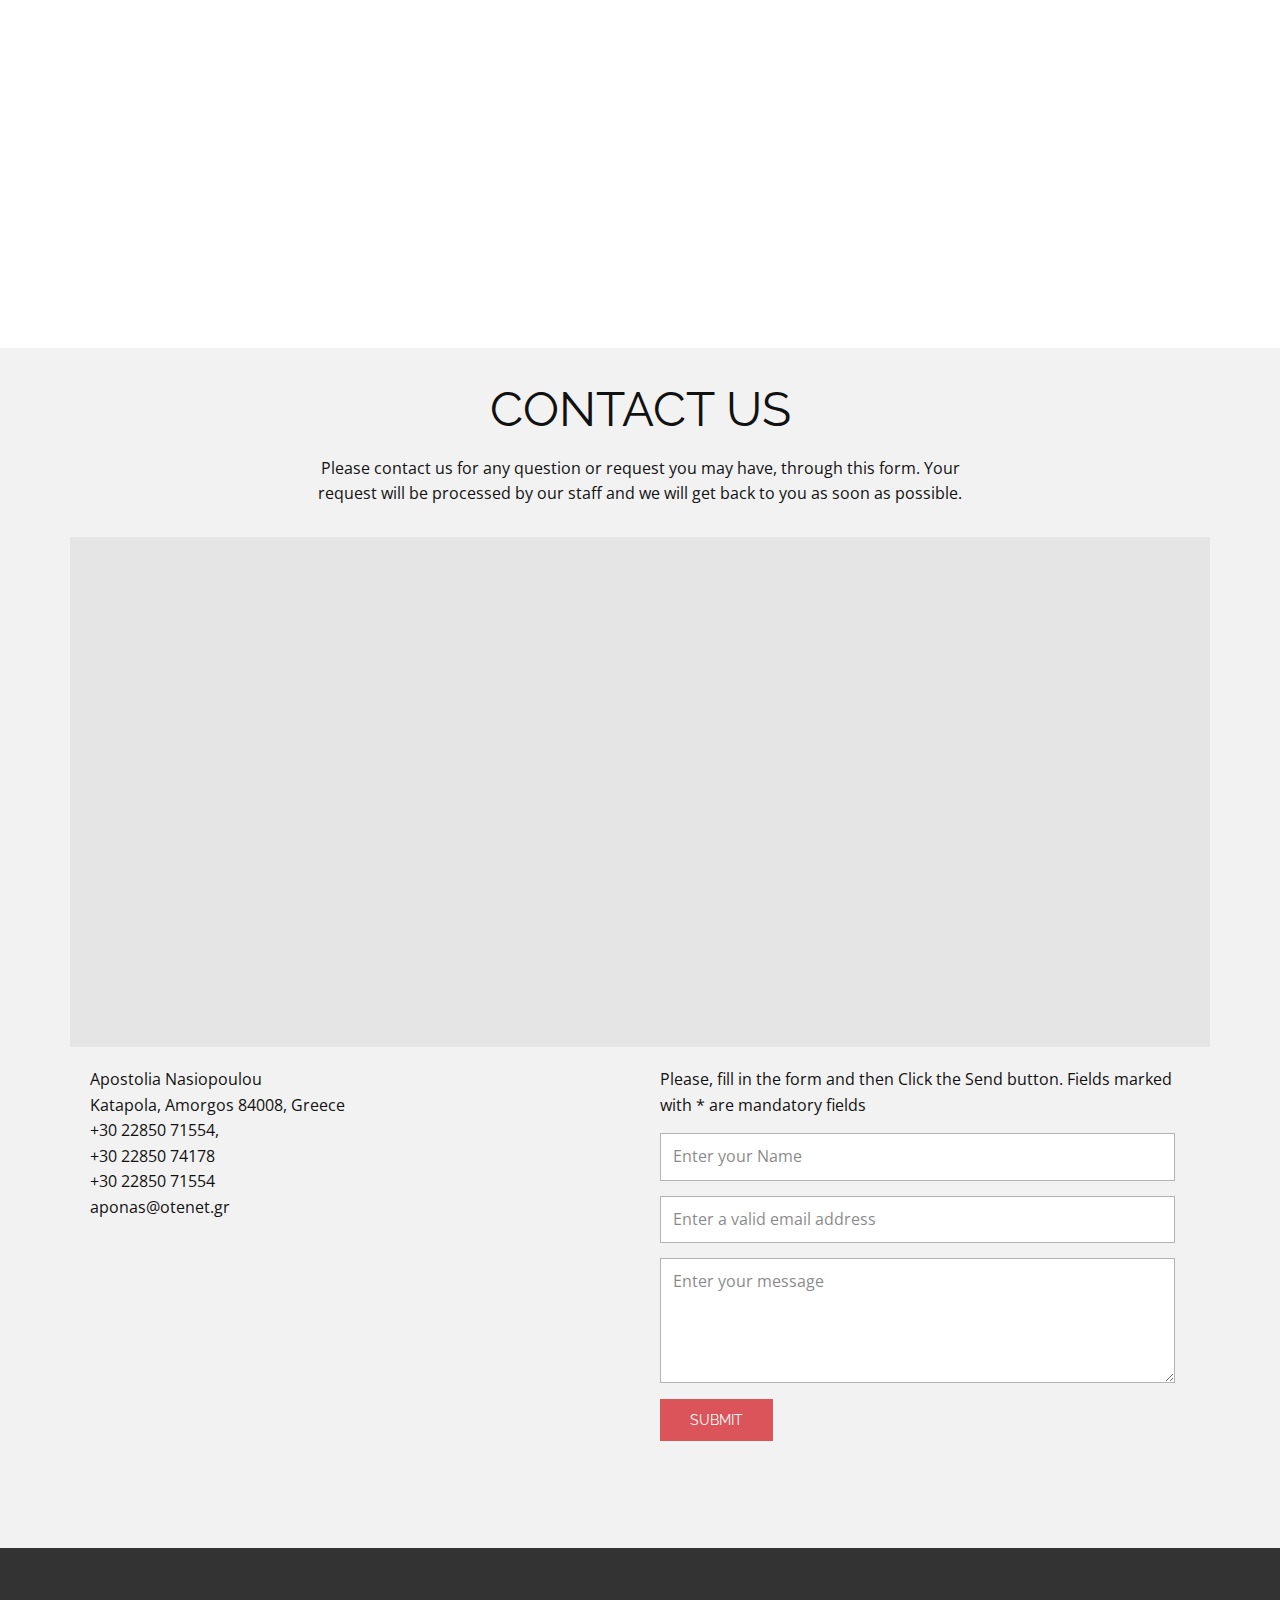
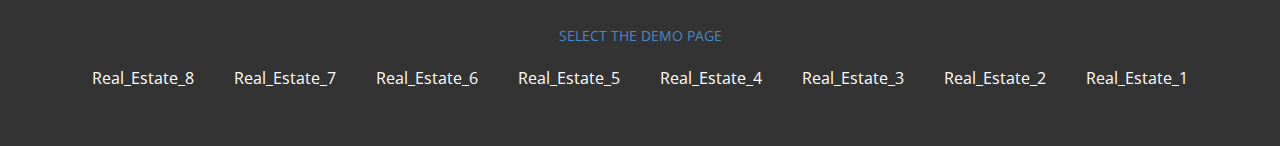
<file: Real_Estate_6.html>
<!DOCTYPE html>
<html style="font-size: 16px;">
  <head>
    <meta name="viewport" content="width=device-width, initial-scale=1.0">
    <meta charset="utf-8">
    <meta name="keywords" content="">
    <meta name="description" content="">
    <meta name="page_type" content="np-template-header-footer-from-plugin">
    <title>Real_Estate_6</title>
    <link rel="stylesheet" href="nicepage.css" media="screen">
<link rel="stylesheet" href="Real_Estate_6.css" media="screen">
    <script class="u-script" type="text/javascript" src="jquery.js" defer=""></script>
    <script class="u-script" type="text/javascript" src="nicepage.js" defer=""></script>
    <link id="u-theme-google-font" rel="stylesheet" href="https://fonts.googleapis.com/css?family=Roboto:100,100i,300,300i,400,400i,500,500i,700,700i,900,900i|Open+Sans:300,300i,400,400i,500,500i,600,600i,700,700i,800,800i">
    <link id="u-page-google-font" rel="stylesheet" href="https://fonts.googleapis.com/css?family=Raleway:100,100i,200,200i,300,300i,400,400i,500,500i,600,600i,700,700i,800,800i,900,900i">
    
    
    
    
    
    
    
    
    
    
    <script type="application/ld+json">{
		"@context": "http://schema.org",
		"@type": "Organization",
		"name": "Demo Page"
}</script>
    <meta name="theme-color" content="#478ac9">
    <meta property="og:title" content="Real_Estate_6">
    <meta property="og:description" content="">
    <meta property="og:type" content="website">
  </head>
  <body class="u-body u-xl-mode"> 
    <section class="u-clearfix u-image u-shading u-section-1" id="sec-279e">
      <div class="u-clearfix u-sheet u-sheet-1">
        <div class="u-align-center u-container-style u-expanded-width-md u-expanded-width-sm u-expanded-width-xs u-group u-group-1">
          <div class="u-container-layout u-valign-middle u-container-layout-1">
            <h1 class="u-custom-font u-font-raleway u-text u-title u-text-1">HOME&nbsp;IS&nbsp;WHERE YOUR IS</h1>
            <p class="u-custom-font u-font-arial u-text u-text-2">Help For First-Time Home Buyers</p>
            <a href="https://nicepage.com/k/result-html-templates" class="u-btn u-button-style u-custom-font u-font-raleway u-palette-5-base u-btn-1">how it works</a>
          </div>
        </div>
      </div>
    </section>
    <section class="u-clearfix u-grey-5 u-section-2" id="sec-5339">
      <div class="u-clearfix u-sheet u-sheet-1">
        <div class="u-clearfix u-expanded-width-lg u-expanded-width-md u-expanded-width-xl u-expanded-width-xs u-layout-wrap u-layout-wrap-1">
          <div class="u-layout">
            <div class="u-layout-row">
              <div class="u-align-center u-container-style u-layout-cell u-left-cell u-size-20 u-layout-cell-1">
                <div class="u-container-layout u-container-layout-1"><span class="u-icon u-icon-circle u-palette-5-base u-text-palette-2-base u-icon-1"><svg class="u-svg-link" preserveAspectRatio="xMidYMin slice" viewBox="0 0 333.724 333.724" style=""><use xmlns:xlink="http://www.w3.org/1999/xlink" xlink:href="#svg-f53e"></use></svg><svg class="u-svg-content" viewBox="0 0 333.724 333.724" id="svg-f53e"><g><path d="m330.938,214.279l-52.918-39.905v-16.026c0-2.197-1.031-4.266-2.785-5.589l-104.158-78.545c-2.496-1.882-5.934-1.882-8.43,0l-104.158,78.545c-1.754,1.323-2.785,3.392-2.785,5.589v16.026l-52.918,39.905c-1.754,1.323-2.785,3.392-2.785,5.589v70.722c0,3.866 3.134,7 7,7h55.703 55.703 96.91 55.703 55.703c3.866,0 7-3.134 7-7v-70.722c5.68434e-14-2.197-1.031-4.266-2.785-5.589zm-156.507,69.31h-15.139v-35.286h15.139v35.286zm14,0v-42.286c0-3.866-3.134-7-7-7h-29.139c-3.866,0-7,3.134-7,7v42.286h-33.886-41.702v-121.753l97.158-73.267 97.158,73.267v121.753h-41.703-33.886zm-174.43-60.233l41.703-31.448v91.681h-41.703v-60.233zm305.722,60.233h-41.703v-91.681l41.703,31.448v60.233z"></path><path d="M11.215,169.273L166.862,51.902l155.646,117.372c1.263,0.952,2.742,1.412,4.21,1.412c2.121,0,4.218-0.961,5.594-2.786   c2.328-3.086,1.713-7.476-1.374-9.803L171.077,37.546c-2.496-1.882-5.934-1.882-8.43,0L2.786,158.096   c-3.087,2.328-3.702,6.717-1.374,9.803C3.739,170.986,8.13,171.601,11.215,169.273z"></path>
</g></svg></span>
                  <h3 class="u-custom-font u-font-raleway u-text u-text-1">Research suburbs</h3>
                  <p class="u-text u-text-custom-color-2 u-text-2">Find your place with our local lifestyle, demographics and market info.</p>
                </div>
              </div>
              <div class="u-align-center u-container-style u-layout-cell u-size-20 u-layout-cell-2">
                <div class="u-container-layout u-container-layout-2"><span class="u-icon u-icon-circle u-palette-5-base u-text-palette-2-base u-icon-2"><svg class="u-svg-link" preserveAspectRatio="xMidYMin slice" viewBox="0 0 511 511.99978" style=""><use xmlns:xlink="http://www.w3.org/1999/xlink" xlink:href="#svg-6ec7"></use></svg><svg class="u-svg-content" viewBox="0 0 511 511.99978" id="svg-6ec7"><path d="m235.792969 347.265625c3.902343-3.910156 3.902343-10.238281 0-14.148437-3.90625-3.898438-10.234375-3.898438-14.144531 0-3.898438 3.910156-3.898438 10.238281 0 14.148437 3.910156 3.898437 10.238281 3.898437 14.144531 0zm0 0"></path><path d="m188.449219 109.96875c0 60.636719 49.332031 109.972656 109.96875 109.972656s109.96875-49.335937 109.96875-109.972656-49.332031-109.96875-109.96875-109.96875-109.96875 49.332031-109.96875 109.96875zm199.945312 0c0 49.613281-40.363281 89.976562-89.976562 89.976562s-89.976563-40.363281-89.976563-89.976562c0-49.609375 40.363282-89.972656 89.976563-89.972656s89.976562 40.363281 89.976562 89.972656zm0 0"></path><path d="m115.652344 509.042969c3.875 3.90625 10.183594 3.949219 14.109375.082031l48.46875-47.75c8.234375-8.234375 10.738281-20.425781 7.117187-31.023438l10.425782-10.054687c5.613281-5.421875 13.003906-8.410156 20.816406-8.410156h132.902344c23.578124 0 45.863281-9.054688 62.757812-25.496094.695312-.675781-5.277344 6.359375 90.667969-108.3125 14.230469-16.835937 12.101562-42.117187-4.75-56.363281-16.746094-14.113282-41.832031-12.085938-56.101563 4.460937l-58.992187 60.632813c-7.449219-9.167969-18.808594-14.882813-31.082031-14.882813h-111.480469c-15.863281-6.636719-32.695313-9.996093-50.0625-9.996093-48.140625 0-90.175781 22.234374-112.734375 63.921874-9.503906-1.800781-19.527344 1.074219-26.738282 8.285157l-47.558593 47.699219c-3.882813 3.894531-3.890625 10.195312-.015625 14.101562zm74.792968-227.121094c15.3125 0 30.117188 3.082031 44.011719 9.160156 1.265625.554688 2.628907.839844 4.007813.839844h113.527344c10.839843 0 19.996093 8.839844 19.996093 19.992187 0 11.027344-8.96875 19.996094-19.996093 19.996094h-81.566407c-5.519531 0-9.996093 4.476563-9.996093 9.996094 0 5.523438 4.476562 9.996094 9.996093 9.996094h81.566407c22.050781 0 39.988281-17.9375 39.988281-39.988282 0-1.757812-.125-3.5-.351563-5.226562 57.066406-58.660156 65.113282-66.902344 65.457032-67.3125 7.125-8.410156 19.773437-9.476562 28.1875-2.382812 8.421874 7.121093 9.488281 19.761718 2.34375 28.21875l-89.667969 107.195312c-13.09375 12.570312-30.285157 19.488281-48.457031 19.488281h-132.902344c-13.023438 0-25.351563 4.980469-34.703125 14.015625l-8.496094 8.199219-78.320313-78.316406c18.304688-34.339844 52.652344-53.871094 95.375-53.871094zm-125.320312 66.34375c3.296875-3.296875 8.359375-3.890625 12.378906-1.40625 1.730469 1.054687-3.238281-3.46875 86.589844 86.234375 3.996094 3.996094 3.78125 10.363281.054688 14.089844l-41.320313 40.707031-98.230469-98.980469zm0 0"></path><path d="m286.421875 49.988281v11.714844c-11.636719 4.125-19.996094 15.238281-19.996094 28.273437 0 16.535157 13.453125 29.992188 29.992188 29.992188 5.511719 0 9.996093 4.484375 9.996093 9.996094 0 5.511718-4.484374 9.996094-9.996093 9.996094-4.269531 0-8.882813-2.683594-12.980469-7.5625-3.554688-4.226563-9.859375-4.769532-14.085938-1.21875-4.226562 3.554687-4.773437 9.859374-1.21875 14.085937 5.34375 6.355469 11.628907 10.785156 18.289063 13.019531v11.667969c0 5.523437 4.476563 9.996094 9.996094 9.996094s9.996093-4.472657 9.996093-9.996094v-11.714844c11.636719-4.128906 19.996094-15.242187 19.996094-28.273437 0-16.539063-13.453125-29.992188-29.992187-29.992188-5.511719 0-9.996094-4.484375-9.996094-9.996094 0-5.511718 4.484375-10 9.996094-10 3.542969 0 7.28125 1.808594 10.8125 5.226563 3.96875 3.839844 10.296875 3.734375 14.136719-.230469 3.839843-3.96875 3.734374-10.296875-.230469-14.136718-5.074219-4.910157-10.152344-7.6875-14.722657-9.203126v-11.644531c0-5.523437-4.476562-10-9.996093-10s-9.996094 4.476563-9.996094 10zm0 0"></path></svg></span>
                  <h3 class="u-custom-font u-font-raleway u-text u-text-3">We do home loans</h3>
                  <p class="u-text u-text-custom-color-2 u-text-4">With over 35+ trusted lenders, we can help you find a loan. Call us on 132 732.</p>
                </div>
              </div>
              <div class="u-align-center u-container-style u-layout-cell u-right-cell u-size-20 u-layout-cell-3">
                <div class="u-container-layout u-container-layout-3"><span class="u-icon u-icon-circle u-palette-5-base u-text-palette-2-base u-icon-3"><svg class="u-svg-link" preserveAspectRatio="xMidYMin slice" viewBox="0 0 480.008 480.008" style=""><use xmlns:xlink="http://www.w3.org/1999/xlink" xlink:href="#svg-5272"></use></svg><svg class="u-svg-content" viewBox="0 0 480.008 480.008" x="0px" y="0px" id="svg-5272" style="enable-background:new 0 0 480.008 480.008;"><g><g><path d="M56,400.004c-13.255,0-24,10.745-24,24s10.745,24,24,24s24-10.745,24-24S69.255,400.004,56,400.004z M56,432.004    c-4.418,0-8-3.582-8-8s3.582-8,8-8s8,3.582,8,8S60.418,432.004,56,432.004z"></path>
</g>
</g><g><g><path d="M474.498,338.774c-6.984-11.645-19.567-18.77-33.146-18.77h-1.688c-6.342,0.004-12.586,1.564-18.184,4.544L360,357.34    V248.004h28c24.301,0,44-19.699,44-44s-19.699-44-44-44H216c-22.091,0-40-17.909-40-40s17.909-40,40-40h28l45.6,60.8    c1.511,2.014,3.882,3.2,6.4,3.2h176c4.418,0,8-3.582,8-8v-128c0-4.418-3.582-8-8-8H296c-2.518,0-4.889,1.186-6.4,3.2l-45.6,60.8    h-28c-30.928,0-56,25.072-56,56c0,30.928,25.072,56,56,56h172c15.464,0,28,12.536,28,28s-12.536,28-28,28h-28v-32    c0-4.418-3.582-8-8-8H128c-4.418,0-8,3.582-8,8v120c-6.203,2.166-12.215,4.842-17.976,8H0v16h96v120H0v16h303.136    c7.252,0,14.367-1.972,20.584-5.704l137.512-82.504C479.537,380.817,485.476,357.079,474.498,338.774z M312.099,94.631    c12.497-4.418,19.046-18.131,14.627-30.627c-4.418-12.497-18.131-19.046-30.627-14.627c-6.835,2.416-12.211,7.793-14.627,14.627    H264l36-48h164v112H300l-36-48h17.472C285.89,92.501,299.603,99.05,312.099,94.631z M296,72.004c0-4.418,3.582-8,8-8s8,3.582,8,8    s-3.582,8-8,8S296,76.422,296,72.004z M224,208.004h32v32h-32V208.004z M136,208.004h72v40c0,4.418,3.582,8,8,8h48    c4.418,0,8-3.582,8-8v-40h72v157.864l-13.104,6.984c4.887-19.272-6.775-38.857-26.048-43.744    c-2.892-0.733-5.864-1.104-8.848-1.104h-77.912c-25.053-13.657-54.117-18.053-82.088-12.416V208.004z M453,378.076L315.488,460.58    c-3.731,2.24-8,3.424-12.352,3.424H112v-123.2c31.576-16.149,69.159-15.329,100,2.184c1.221,0.685,2.6,1.036,4,1.016h80    c11.046,0,20,8.954,20,20c0,11.046-8.954,20-20,20h-72c-4.418,0-8,3.582-8,8s3.582,8,8,8h88c1.314,0.002,2.608-0.319,3.768-0.936    l113.24-60.4c3.281-1.746,6.94-2.661,10.656-2.664h1.688c12.508-0.001,22.649,10.138,22.65,22.646    C464.002,366.609,459.826,373.983,453,378.076z"></path>
</g>
</g><g><g><path d="M431.917,84.266c-0.623-6.087-4.325-11.429-9.805-14.15l-21.056-10.528c-0.937-0.458-1.325-1.589-0.867-2.525    c0.312-0.639,0.956-1.048,1.667-1.059H432v-16h-16v-8h-16v8.192c-9.793,1.002-16.919,9.753-15.917,19.546    c0.623,6.087,4.325,11.429,9.805,14.15l21.056,10.528c0.937,0.458,1.325,1.589,0.867,2.525c-0.312,0.639-0.956,1.048-1.667,1.059    H384v16h16v8h16v-8.192C425.793,102.81,432.919,94.059,431.917,84.266z"></path>
</g>
</g></svg></span>
                  <h3 class="u-custom-font u-font-raleway u-text u-text-5">Sell or stay?</h3>
                  <p class="u-text u-text-custom-color-2 u-text-6">Decide if it’s time for you to sell with our expert advice &amp; market insights.</p>
                </div>
              </div>
            </div>
          </div>
        </div>
      </div>
    </section>
    <section class="u-clearfix u-image u-shading u-section-3" id="sec-4133">
      <div class="u-clearfix u-sheet u-sheet-1">
        <div class="u-container-style u-group u-group-1">
          <div class="u-container-layout u-valign-middle u-container-layout-1">
            <h2 class="u-align-center u-custom-font u-font-raleway u-text u-text-1">Biggest First-Time Home Buyer Mistakes</h2>
            <p class="u-align-center u-text u-text-2">It’s the time of year when the air turns chilly and we’re bringing our cozy wool sweaters out of storage. Leaf peeping, pumpkin carving and apple picking are top of mind, and perhaps the fireplace gets its first test run of the season.</p>
            <a href="https://nicepage.com/k/apple-website-templates" class="u-btn u-button-style u-custom-font u-font-raleway u-palette-5-base u-btn-1">view more</a>
          </div>
        </div>
      </div>
    </section>
    <section class="u-clearfix u-palette-2-base u-section-4" id="sec-2eef">
      <div class="u-clearfix u-sheet u-sheet-1">
        <div class="u-clearfix u-expanded-width u-gutter-60 u-layout-wrap u-layout-wrap-1">
          <div class="u-layout">
            <div class="u-layout-row">
              <div class="u-align-left u-container-style u-image u-layout-cell u-left-cell u-size-30 u-image-1">
                <div class="u-container-layout" src=""></div>
              </div>
              <div class="u-align-left u-container-style u-layout-cell u-right-cell u-size-30 u-layout-cell-2">
                <div class="u-container-layout u-valign-middle u-container-layout-2">
                  <h2 class="u-custom-font u-font-raleway u-text u-text-1">About Us</h2>
                  <p class="u-text u-text-2">This architectural - technical studio &amp; real estate office, was established in 1992 by Apostolia Nasiopoulou and is located in Katapola of Amorgos.The characteristic of our office is that we can do all the process starting
                                    from the permission of the Urban planning until the full construction of any type of building, so as we can offer to the customer a complete home, ready to live in. We also do the construction of public works in the
                                    island. </p>
                </div>
              </div>
            </div>
          </div>
        </div>
      </div>
    </section>
    <section class="u-clearfix u-grey-5 u-section-5" id="sec-d3bc">
      <div class="u-clearfix u-sheet u-sheet-1">
        <div class="u-align-center u-container-style u-group u-group-1">
          <div class="u-container-layout u-valign-middle u-container-layout-1">
            <h2 class="u-custom-font u-font-raleway u-text u-text-1">for rent</h2>
            <p class="u-text u-text-custom-color-2 u-text-2">This is the intention of our architecture and building studio, therefore we propose projects &amp; buildings that are accorded to the landscape and the specific architecture of this beautiful island</p>
          </div>
        </div>
        <div class="u-clearfix u-gutter-20 u-layout-wrap u-layout-wrap-1">
          <div class="u-gutter-0 u-layout">
            <div class="u-layout-col">
              <div class="u-size-30">
                <div class="u-layout-row">
                  <div class="u-align-center u-container-style u-layout-cell u-left-cell u-size-20 u-layout-cell-1">
                    <div class="u-container-layout u-valign-middle u-container-layout-2">
                      <div class="u-image u-image-circle u-image-1"></div>
                      <h3 class="u-custom-font u-font-raleway u-text u-text-3">mobile, al</h3>
                      <p class="u-text u-text-custom-color-2 u-text-4">$160k<br>&nbsp;AVG. Price
                      </p>
                    </div>
                  </div>
                  <div class="u-align-center u-container-style u-layout-cell u-size-20 u-layout-cell-2">
                    <div class="u-container-layout u-valign-middle u-container-layout-3">
                      <div class="u-image u-image-circle u-image-2"></div>
                      <h3 class="u-custom-font u-font-raleway u-text u-text-5">SCOTTSDALE, AD</h3>
                      <p class="u-text u-text-custom-color-2 u-text-6">$750k AVG. Price</p>
                    </div>
                  </div>
                  <div class="u-align-center u-container-style u-layout-cell u-right-cell u-size-20 u-layout-cell-3">
                    <div class="u-container-layout u-valign-middle u-container-layout-4">
                      <div class="u-image u-image-circle u-image-3"></div>
                      <h3 class="u-custom-font u-font-raleway u-text u-text-7">tucson, az</h3>
                      <p class="u-text u-text-custom-color-2 u-text-8">$200k&nbsp;<br>AVG. Price
                      </p>
                    </div>
                  </div>
                </div>
              </div>
              <div class="u-size-30">
                <div class="u-layout-row">
                  <div class="u-align-center u-container-style u-layout-cell u-left-cell u-size-20 u-layout-cell-4">
                    <div class="u-container-layout u-valign-middle u-container-layout-5">
                      <div class="u-image u-image-circle u-image-4"></div>
                      <h3 class="u-custom-font u-font-raleway u-text u-text-9">mesa, az</h3>
                      <p class="u-text u-text-custom-color-2 u-text-10">$220k<br>AVG. Price
                      </p>
                    </div>
                  </div>
                  <div class="u-align-center u-container-style u-layout-cell u-size-20 u-layout-cell-5">
                    <div class="u-container-layout u-valign-middle u-container-layout-6">
                      <div class="u-image u-image-circle u-image-5"></div>
                      <h3 class="u-custom-font u-font-raleway u-text u-text-11">glendale, az</h3>
                      <p class="u-text u-text-custom-color-2 u-text-12">$550k AVG. Price</p>
                    </div>
                  </div>
                  <div class="u-align-center u-container-style u-layout-cell u-right-cell u-size-20 u-layout-cell-6">
                    <div class="u-container-layout u-valign-middle u-container-layout-7">
                      <div class="u-image u-image-circle u-image-6"></div>
                      <h3 class="u-custom-font u-font-raleway u-text u-text-13">san diego, ca</h3>
                      <p class="u-text u-text-custom-color-2 u-text-14">$900k AVG. Price</p>
                    </div>
                  </div>
                </div>
              </div>
            </div>
          </div>
        </div>
        <a href="https://nicepage.com/joomla-templates" class="u-btn u-button-style u-custom-font u-font-raleway u-palette-5-base u-btn-1">view more</a>
      </div>
    </section>
    <section class="u-clearfix u-image u-shading u-section-6" id="carousel_66a5">
      <div class="u-clearfix u-sheet u-sheet-1">
        <div class="u-container-style u-expanded-width-md u-expanded-width-sm u-expanded-width-xs u-group u-group-1">
          <div class="u-container-layout u-valign-middle u-container-layout-1">
            <h2 class="u-align-center u-custom-font u-font-raleway u-text u-text-1">Miscalculating the Full Costs of Buying</h2>
            <p class="u-align-center u-text u-text-2">Buying a house is a big deal, literally. It’s likely the biggest financial endeavor of your life thus far. Even with all of the low down payment programs available to first-time buyers, it’s no small feat. Down payment aside, other
                        expenses can really add up.</p>
            <a href="https://nicepage.com/website-design" class="u-btn u-button-style u-custom-font u-font-raleway u-palette-5-base u-btn-1">read more</a>
          </div>
        </div>
      </div>
    </section>
    <section class="u-clearfix u-grey-5 u-section-7" id="sec-555b">
      <div class="u-clearfix u-sheet u-sheet-1">
        <div class="u-clearfix u-expanded-width u-gutter-20 u-layout-wrap u-layout-wrap-1">
          <div class="u-layout">
            <div class="u-layout-row">
              <div class="u-container-style u-layout-cell u-left-cell u-size-30 u-layout-cell-1">
                <div class="u-container-layout u-container-layout-1">
                  <img class="u-expanded-width u-image u-image-1" src="images/pexelsphoto273244.jpeg">
                  <h3 class="u-custom-font u-font-raleway u-text u-text-1">A compact Hong Kong dream home</h3>
                  <p class="u-text u-text-custom-color-2 u-text-2">The two-bedroom, two-bathroom apartment is shared by two sisters who share a luxe, minimalist aesthetic and a set of space-sucking interests: yoga, entertaining and video games.</p>
                  <a href="https://nicepage.com/k/membership-website-templates" class="u-btn u-button-style u-custom-font u-font-raleway u-palette-2-base u-btn-1">view more</a>
                </div>
              </div>
              <div class="u-container-style u-layout-cell u-right-cell u-size-30 u-layout-cell-2">
                <div class="u-container-layout u-container-layout-2">
                  <img class="u-expanded-width u-image u-image-2" src="images/pexelsphoto1000985.jpeg">
                  <h3 class="u-custom-font u-font-raleway u-text u-text-3">Historic NYC penthouse</h3>
                  <p class="u-text u-text-custom-color-2 u-text-4">A chance to own a historic piece of the New York City skyline is up for grabs for one seriously loaded buyer.</p>
                  <a href="https://nicepage.com/c/blog-posts-website-mockup" class="u-btn u-button-style u-custom-font u-font-raleway u-palette-2-base u-btn-2">view more</a>
                </div>
              </div>
            </div>
          </div>
        </div>
      </div>
    </section>
    <section class="u-clearfix u-section-8" id="sec-2287">
      <div class="u-expanded u-video">
        <div class="embed-responsive">
          <iframe class="embed-responsive-item" src="https://www.youtube.com/embed/FWZp3dho3i4?mute=0&amp;showinfo=0&amp;controls=0&amp;start=0" frameborder="0" allowfullscreen=""></iframe>
        </div>
      </div>
    </section>
    <section class="u-clearfix u-grey-5 u-section-9" id="sec-9ac5">
      <div class="u-clearfix u-sheet u-sheet-1">
        <div class="u-align-center u-container-style u-expanded-width-md u-expanded-width-sm u-group u-group-1">
          <div class="u-container-layout u-valign-middle u-container-layout-1">
            <h2 class="u-custom-font u-font-raleway u-text u-text-1">Contact Us</h2>
            <p class="u-text u-text-custom-color-2 u-text-2">Please contact us for any question or request you may have, through this form. Your request will be processed by our staff and we will get back to you as soon as possible.</p>
          </div>
        </div>
        <div class="u-clearfix u-expanded-width u-layout-wrap u-layout-wrap-1">
          <div class="u-layout">
            <div class="u-layout-col">
              <div class="u-size-38 u-size-60-md">
                <div class="u-layout-col">
                  <div class="u-align-left u-container-style u-layout-cell u-left-cell u-right-cell u-size-60 u-layout-cell-1">
                    <div class="u-container-layout">
                      <div class="u-align-left u-expanded u-grey-10 u-map">
                        <div class="embed-responsive">
                          <iframe class="embed-responsive-item" src="//maps.google.com/maps?output=embed&amp;q=Manhattan&amp;t=m" data-map="[base64]"></iframe>
                        </div>
                      </div>
                      <div class="u-custom-color-3 u-expanded u-opacity u-opacity-60 u-shape u-shape-rectangle"></div>
                    </div>
                  </div>
                </div>
              </div>
              <div class="u-size-22 u-size-60-md">
                <div class="u-layout-row">
                  <div class="u-align-left u-container-style u-layout-cell u-left-cell u-size-30 u-layout-cell-2">
                    <div class="u-container-layout u-container-layout-3">
                      <p class="u-text u-text-custom-color-2 u-text-3">Apostolia Nasiopoulou <br>Katapola, Amorgos 84008, Greece <br>+30 22850 71554,<br>+30 22850 74178 <br>+30 22850 71554 <br>aponas@otenet.gr<br>
                      </p>
                      <div class="u-social-icons u-spacing-10 u-social-icons-1">
                        <a class="u-social-url" target="_blank" href=""><span class="u-icon u-icon-circle u-social-facebook u-social-icon u-icon-1"><svg class="u-svg-link" preserveAspectRatio="xMidYMin slice" viewBox="0 0 112.2 112.2"><use xmlns:xlink="http://www.w3.org/1999/xlink" xlink:href="#svg-ccce"></use></svg><svg x="0px" y="0px" viewBox="0 0 112.2 112.2" enable-background="new 0 0 112.2 112.2" xml:space="preserve" id="svg-ccce" class="u-svg-content"><path d="M75.5,28.8H65.4c-1.5,0-4,0.9-4,4.3v9.4h13.9l-1.5,15.8H61.4v45.1H42.8V58.3h-8.8V42.4h8.8V32.2 c0-7.4,3.4-18.8,18.8-18.8h13.8v15.4H75.5z"></path></svg></span>
                        </a>
                        <a class="u-social-url" target="_blank" href=""><span class="u-icon u-icon-circle u-social-icon u-social-twitter u-icon-2"><svg class="u-svg-link" preserveAspectRatio="xMidYMin slice" viewBox="0 0 112.2 112.2"><use xmlns:xlink="http://www.w3.org/1999/xlink" xlink:href="#svg-d684"></use></svg><svg x="0px" y="0px" viewBox="0 0 112.2 112.2" enable-background="new 0 0 112.2 112.2" xml:space="preserve" id="svg-d684" class="u-svg-content"><path d="M92.2,38.2c0,0.8,0,1.6,0,2.3c0,24.3-18.6,52.4-52.6,52.4c-10.6,0.1-20.2-2.9-28.5-8.2 c1.4,0.2,2.9,0.2,4.4,0.2c8.7,0,16.7-2.9,23-7.9c-8.1-0.2-14.9-5.5-17.3-12.8c1.1,0.2,2.4,0.2,3.4,0.2c1.6,0,3.3-0.2,4.8-0.7 c-8.4-1.6-14.9-9.2-14.9-18c0-0.2,0-0.2,0-0.2c2.5,1.4,5.4,2.2,8.4,2.3c-5-3.3-8.3-8.9-8.3-15.4c0-3.4,1-6.5,2.5-9.2 c9.1,11.1,22.7,18.5,38,19.2c-0.2-1.4-0.4-2.8-0.4-4.3c0.1-10,8.3-18.2,18.5-18.2c5.4,0,10.1,2.2,13.5,5.7c4.3-0.8,8.1-2.3,11.7-4.5 c-1.4,4.3-4.3,7.9-8.1,10.1c3.7-0.4,7.3-1.4,10.6-2.9C98.9,32.3,95.7,35.5,92.2,38.2z"></path></svg></span>
                        </a>
                        <a class="u-social-url" target="_blank" href=""><span class="u-icon u-icon-circle u-social-icon u-social-instagram u-icon-3"><svg class="u-svg-link" preserveAspectRatio="xMidYMin slice" viewBox="0 0 112.2 112.2"><use xmlns:xlink="http://www.w3.org/1999/xlink" xlink:href="#svg-cf48"></use></svg><svg x="0px" y="0px" viewBox="0 0 112.2 112.2" enable-background="new 0 0 112.2 112.2" xml:space="preserve" id="svg-cf48" class="u-svg-content"><path d="M55.9,32.9c-12.8,0-23.2,10.4-23.2,23.2s10.4,23.2,23.2,23.2s23.2-10.4,23.2-23.2S68.7,32.9,55.9,32.9z M55.9,69.4c-7.4,0-13.3-6-13.3-13.3c-0.1-7.4,6-13.3,13.3-13.3s13.3,6,13.3,13.3C69.3,63.5,63.3,69.4,55.9,69.4z"></path><path d="M79.7,26.8c-3,0-5.4,2.5-5.4,5.4s2.5,5.4,5.4,5.4c3,0,5.4-2.5,5.4-5.4S82.7,26.8,79.7,26.8z"></path><path d="M78.2,11H33.5C21,11,10.8,21.3,10.8,33.7v44.7c0,12.6,10.2,22.8,22.7,22.8h44.7c12.6,0,22.7-10.2,22.7-22.7 V33.7C100.8,21.1,90.6,11,78.2,11z M91,78.4c0,7.1-5.8,12.8-12.8,12.8H33.5c-7.1,0-12.8-5.8-12.8-12.8V33.7 c0-7.1,5.8-12.8,12.8-12.8h44.7c7.1,0,12.8,5.8,12.8,12.8V78.4z"></path></svg></span>
                        </a>
                        <a class="u-social-url" target="_blank" href=""><span class="u-icon u-icon-circle u-social-icon u-social-linkedin u-icon-4"><svg class="u-svg-link" preserveAspectRatio="xMidYMin slice" viewBox="0 0 112.2 112.2"><use xmlns:xlink="http://www.w3.org/1999/xlink" xlink:href="#svg-b00a"></use></svg><svg x="0px" y="0px" viewBox="0 0 112.2 112.2" enable-background="new 0 0 112.2 112.2" xml:space="preserve" id="svg-b00a" class="u-svg-content"><path d="M33.8,96.8H14.5v-58h19.3V96.8z M24.1,30.9L24.1,30.9c-6.6,0-10.8-4.5-10.8-10.1c0-5.8,4.3-10.1,10.9-10.1 S34.9,15,35.1,20.8C35.1,26.4,30.8,30.9,24.1,30.9z M103.3,96.8H84.1v-31c0-7.8-2.7-13.1-9.8-13.1c-5.3,0-8.5,3.6-9.9,7.1 c-0.6,1.3-0.6,3-0.6,4.8V97H44.5c0,0,0.3-52.6,0-58h19.3v8.2c2.6-3.9,7.2-9.6,17.4-9.6c12.7,0,22.2,8.4,22.2,26.1V96.8z"></path></svg></span>
                        </a>
                        <a class="u-social-url" target="_blank" href=""><span class="u-icon u-icon-circle u-social-icon u-social-youtube u-icon-5"><svg class="u-svg-link" preserveAspectRatio="xMidYMin slice" viewBox="0 0 112.2 112.2"><use xmlns:xlink="http://www.w3.org/1999/xlink" xlink:href="#svg-9fa8"></use></svg><svg x="0px" y="0px" viewBox="0 0 112.2 112.2" enable-background="new 0 0 112.2 112.2" xml:space="preserve" id="svg-9fa8" class="u-svg-content"><path d="M82.3,24H29.7C19.3,24,11,32.5,11,43v26.7c0,10.5,8.3,19,18.7,19h52.5c10.3,0,18.7-8.5,18.7-19V43 C101,32.5,92.7,24,82.3,24L82.3,24z M69.7,57.6L45.1,69.5c-0.7,0.2-1.4-0.2-1.4-0.8V44.1c0-0.7,0.8-1.3,1.4-0.8l24.6,12.6 C70.4,56.2,70.4,57.3,69.7,57.6L69.7,57.6z"></path></svg></span>
                        </a>
                      </div>
                    </div>
                  </div>
                  <div class="u-align-left u-container-style u-layout-cell u-right-cell u-size-30 u-layout-cell-3">
                    <div class="u-container-layout u-container-layout-4">
                      <p class="u-text u-text-custom-color-2 u-text-4">Please, fill in the form and then Click the Send button. Fields marked with&nbsp;*&nbsp;are mandatory fields</p>
                      <div class="u-form u-form-1">
                        <form action="#" method="POST" class="u-block-1909-25 u-clearfix u-form-spacing-15 u-form-vertical u-inner-form" source="email"><!-- hidden inputs for siteId and pageId -->
                          <div class="u-form-group u-form-name">
                            <label for="name-0b8a" class="u-form-control-hidden u-label">Name</label>
                            <input type="text" placeholder="Enter your Name" id="name-0b8a" name="name" class="u-border-1 u-border-grey-30 u-input u-input-rectangle u-white" required="">
                          </div><!-- always visible -->
                          <div class="u-form-email u-form-group">
                            <label for="email-0b8a" class="u-form-control-hidden u-label">Email</label>
                            <input type="email" placeholder="Enter a valid email address" id="email-0b8a" name="email" class="u-border-1 u-border-grey-30 u-input u-input-rectangle u-white" required="">
                          </div>
                          <div class="u-form-group u-form-message">
                            <label for="message-0b8a" class="u-form-control-hidden u-label">Message</label>
                            <textarea placeholder="Enter your message" rows="4" cols="50" id="message-0b8a" name="message" class="u-border-1 u-border-grey-30 u-input u-input-rectangle u-white" required=""></textarea>
                          </div>
                          <div class="u-form-group u-form-submit">
                            <a href="#" class="u-btn u-btn-submit u-button-style u-custom-font u-font-raleway u-palette-2-base u-btn-1">Submit</a>
                            <input type="submit" value="submit" class="u-form-control-hidden">
                          </div>
                          <div class="u-form-send-message u-form-send-success"> Thank you! Your message has been sent. </div>
                          <div class="u-form-send-error u-form-send-message"> Unable to send your message. Please fix errors then try again. </div>
                          <input type="hidden" value="" name="recaptchaResponse">
                        </form>
                      </div>
                    </div>
                  </div>
                </div>
              </div>
            </div>
          </div>
        </div>
      </div>
    </section>
    
    
    <footer class="u-align-center u-clearfix u-footer u-grey-80 u-footer" id="sec-ebb9"><div class="u-clearfix u-sheet u-sheet-1">
        <p class="u-small-text u-text u-text-variant u-text-1">
          <a href="Page-1.html" data-page-id="872828826" class="u-active-none u-border-none u-btn u-button-link u-button-style u-hover-none u-none u-text-palette-1-base u-btn-1">SELECT THE DEMO PAGE</a>
        </p>
        <nav class="u-menu u-menu-dropdown u-offcanvas u-menu-1">
          <div class="menu-collapse">
            <a class="u-button-style u-nav-link" href="#">
              <svg class="u-svg-link" viewBox="0 0 24 24"><use xmlns:xlink="http://www.w3.org/1999/xlink" xlink:href="#svg-285d"></use></svg>
              <svg class="u-svg-content" version="1.1" id="svg-285d" viewBox="0 0 16 16" x="0px" y="0px" xmlns:xlink="http://www.w3.org/1999/xlink" xmlns="http://www.w3.org/2000/svg"><g><rect y="1" width="16" height="2"></rect><rect y="7" width="16" height="2"></rect><rect y="13" width="16" height="2"></rect>
</g></svg>
            </a>
          </div>
          <div class="u-custom-menu u-nav-container">
            <ul class="u-nav u-unstyled"><li class="u-nav-item"><a class="u-button-style u-nav-link" href="Real_Estate_8.html">Real_Estate_8</a>
</li><li class="u-nav-item"><a class="u-button-style u-nav-link" href="Real_Estate_7.html">Real_Estate_7</a>
</li><li class="u-nav-item"><a class="u-button-style u-nav-link" href="Real_Estate_6.html">Real_Estate_6</a>
</li><li class="u-nav-item"><a class="u-button-style u-nav-link" href="Real_Estate_5.html">Real_Estate_5</a>
</li><li class="u-nav-item"><a class="u-button-style u-nav-link" href="Real_Estate_4.html">Real_Estate_4</a>
</li><li class="u-nav-item"><a class="u-button-style u-nav-link" href="Real_Estate_3.html">Real_Estate_3</a>
</li><li class="u-nav-item"><a class="u-button-style u-nav-link" href="Real_Estate_2.html">Real_Estate_2</a>
</li><li class="u-nav-item"><a class="u-button-style u-nav-link" href="Real_Estate_1.html">Real_Estate_1</a>
</li></ul>
          </div>
          <div class="u-custom-menu u-nav-container-collapse">
            <div class="u-black u-container-style u-inner-container-layout u-opacity u-opacity-95 u-sidenav">
              <div class="u-inner-container-layout u-sidenav-overflow">
                <div class="u-menu-close"></div>
                <ul class="u-align-center u-nav u-popupmenu-items u-unstyled u-nav-2"><li class="u-nav-item"><a class="u-button-style u-nav-link" href="Real_Estate_8.html">Real_Estate_8</a>
</li><li class="u-nav-item"><a class="u-button-style u-nav-link" href="Real_Estate_7.html">Real_Estate_7</a>
</li><li class="u-nav-item"><a class="u-button-style u-nav-link" href="Real_Estate_6.html">Real_Estate_6</a>
</li><li class="u-nav-item"><a class="u-button-style u-nav-link" href="Real_Estate_5.html">Real_Estate_5</a>
</li><li class="u-nav-item"><a class="u-button-style u-nav-link" href="Real_Estate_4.html">Real_Estate_4</a>
</li><li class="u-nav-item"><a class="u-button-style u-nav-link" href="Real_Estate_3.html">Real_Estate_3</a>
</li><li class="u-nav-item"><a class="u-button-style u-nav-link" href="Real_Estate_2.html">Real_Estate_2</a>
</li><li class="u-nav-item"><a class="u-button-style u-nav-link" href="Real_Estate_1.html">Real_Estate_1</a>
</li></ul>
              </div>
            </div>
            <div class="u-black u-menu-overlay u-opacity u-opacity-70"></div>
          </div>
        </nav>
      </div></footer>
  </body>
</html>
</file>
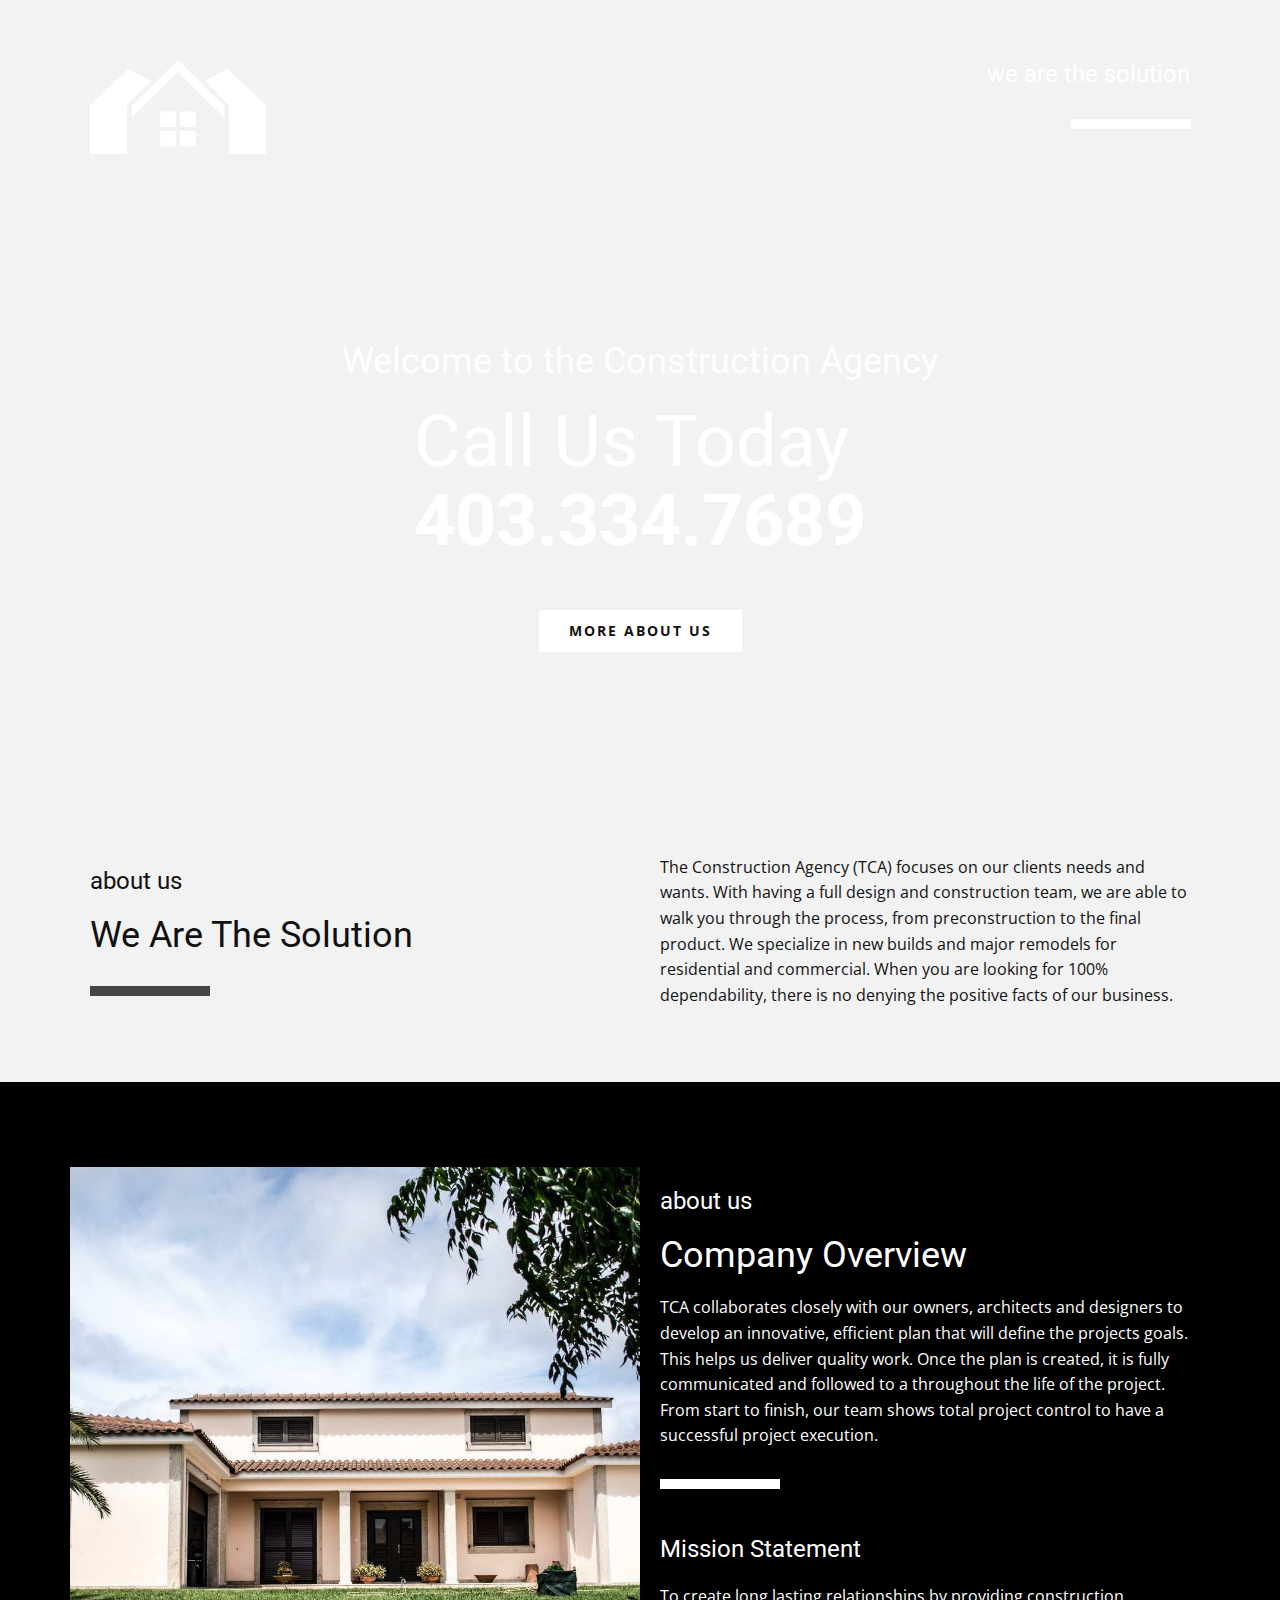
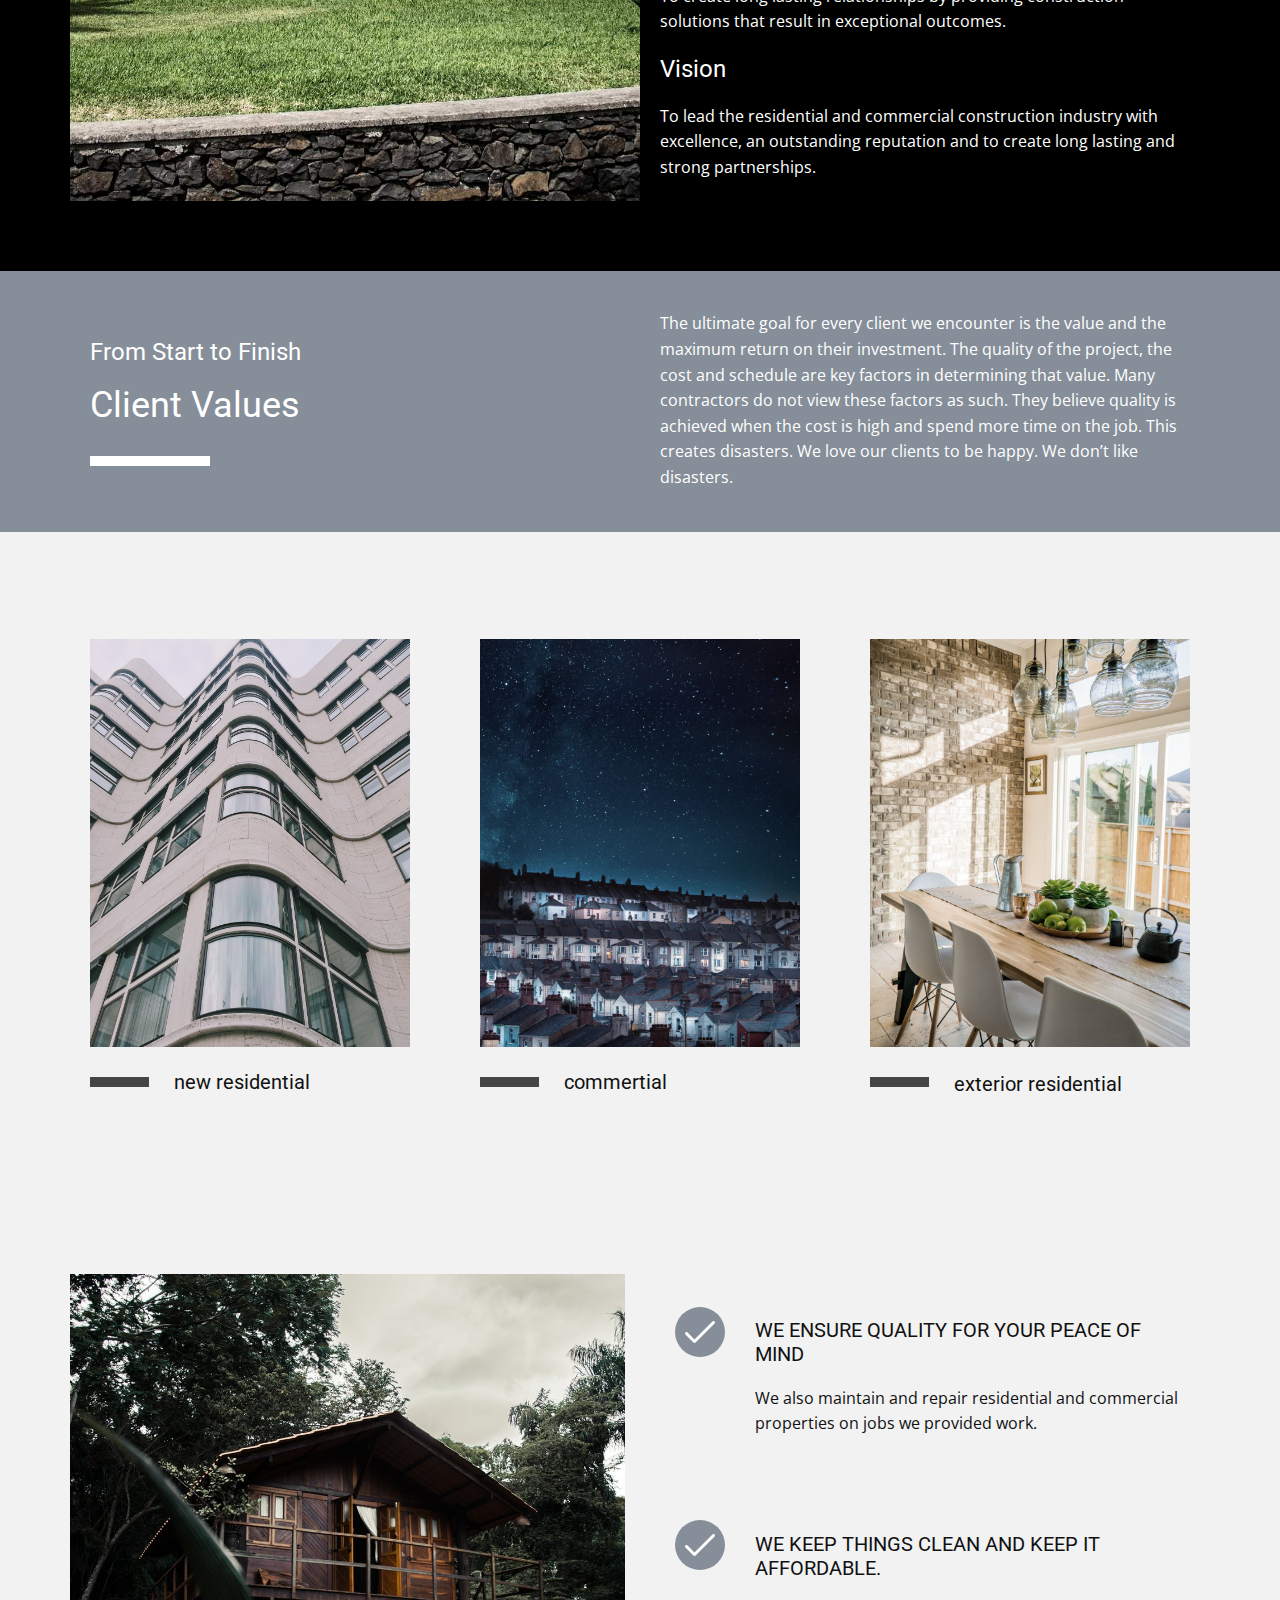
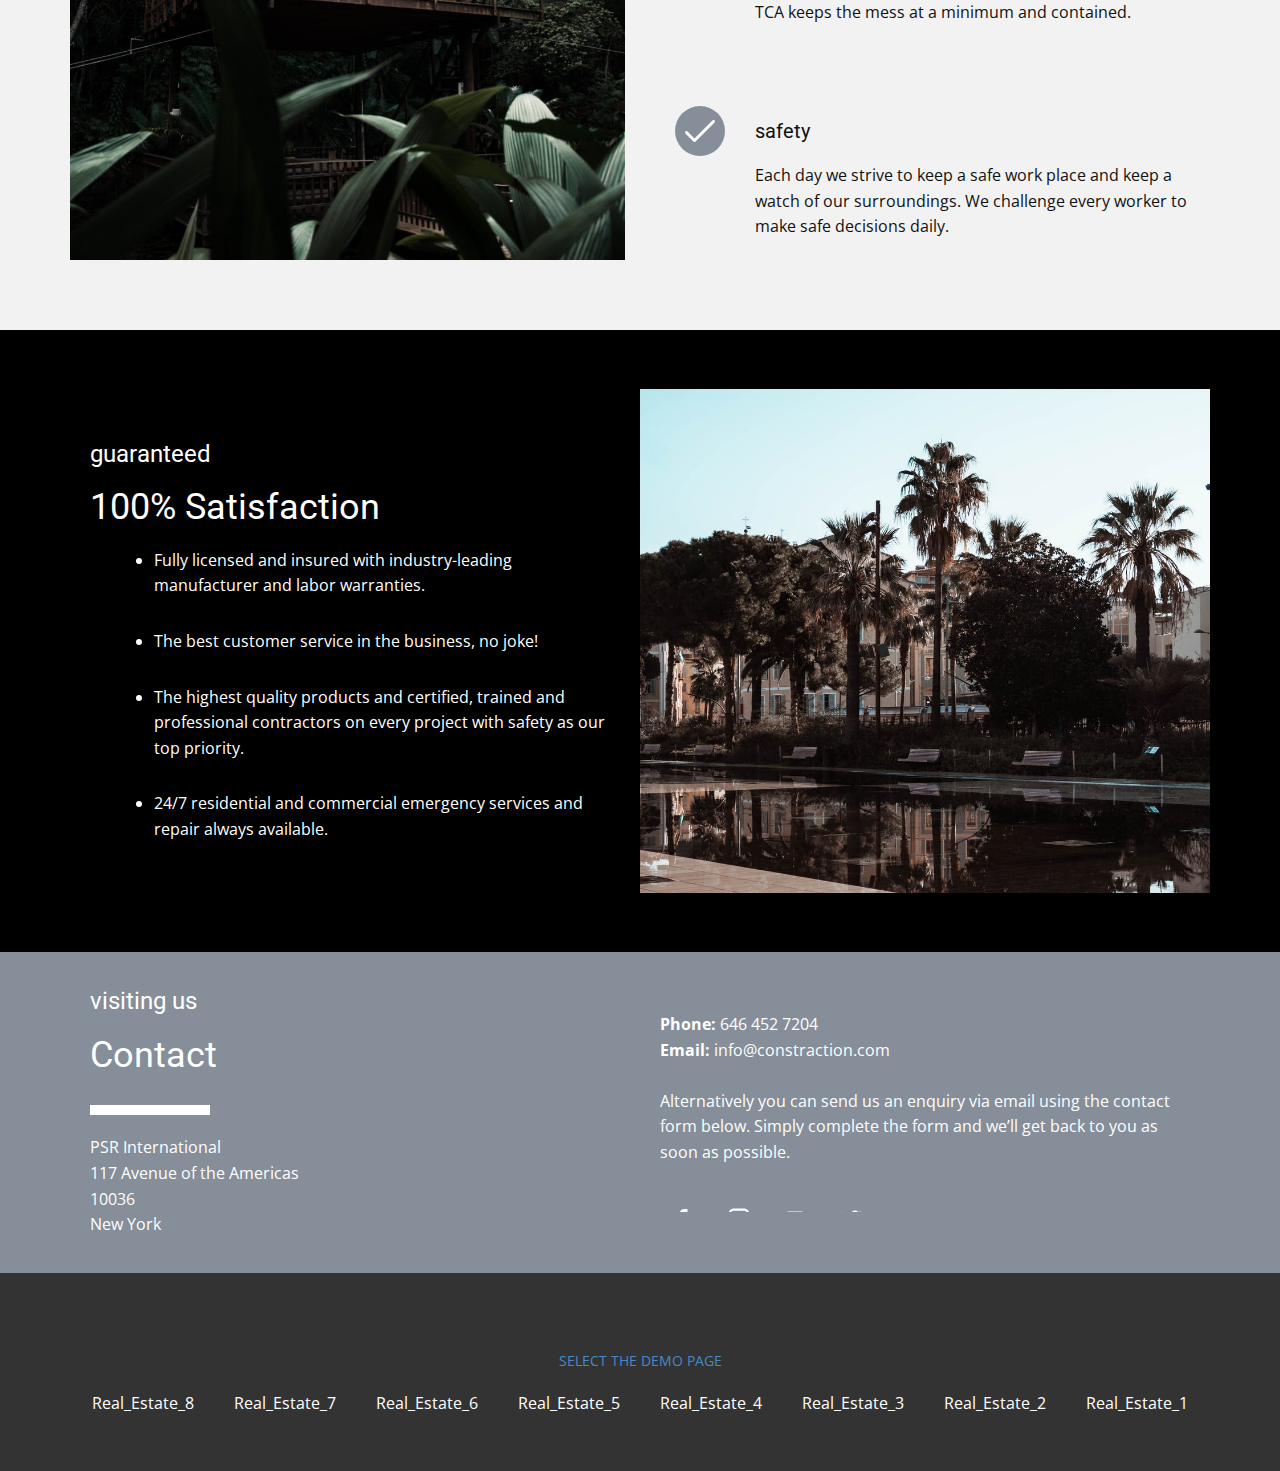
<file: Real_Estate_7.html>
<!DOCTYPE html>
<html style="font-size: 16px;">
  <head>
    <meta name="viewport" content="width=device-width, initial-scale=1.0">
    <meta charset="utf-8">
    <meta name="keywords" content="">
    <meta name="description" content="">
    <meta name="page_type" content="np-template-header-footer-from-plugin">
    <title>Real_Estate_7</title>
    <link rel="stylesheet" href="nicepage.css" media="screen">
<link rel="stylesheet" href="Real_Estate_7.css" media="screen">
    <script class="u-script" type="text/javascript" src="jquery.js" defer=""></script>
    <script class="u-script" type="text/javascript" src="nicepage.js" defer=""></script>
    <link id="u-theme-google-font" rel="stylesheet" href="https://fonts.googleapis.com/css?family=Roboto:100,100i,300,300i,400,400i,500,500i,700,700i,900,900i|Open+Sans:300,300i,400,400i,500,500i,600,600i,700,700i,800,800i">
    
    
    
    
    
    
    
    
    
    <script type="application/ld+json">{
		"@context": "http://schema.org",
		"@type": "Organization",
		"name": "Demo Page"
}</script>
    <meta name="theme-color" content="#478ac9">
    <meta property="og:title" content="Real_Estate_7">
    <meta property="og:description" content="">
    <meta property="og:type" content="website">
  </head>
  <body class="u-body u-xl-mode"> 
    <section class="u-clearfix u-image u-shading u-section-1" id="sec-615a">
      <div class="u-clearfix u-sheet u-sheet-1">
        <div class="u-clearfix u-expanded-width u-layout-wrap u-layout-wrap-1">
          <div class="u-layout">
            <div class="u-layout-col">
              <div class="u-size-30">
                <div class="u-layout-row">
                  <div class="u-container-style u-layout-cell u-left-cell u-size-30 u-layout-cell-1">
                    <div class="u-container-layout u-container-layout-1">
                      <img src="images/Untitled1.png" alt="" class="u-image u-image-contain u-image-default u-image-1" data-image-width="176" data-image-height="94">
                    </div>
                  </div>
                  <div class="u-align-right u-container-style u-layout-cell u-right-cell u-size-30 u-layout-cell-2">
                    <div class="u-container-layout u-container-layout-2">
                      <h4 class="u-text u-text-1">we are the solution</h4>
                      <div class="u-border-10 u-border-white u-line u-line-horizontal u-line-1"></div>
                    </div>
                  </div>
                </div>
              </div>
              <div class="u-size-30">
                <div class="u-layout-row">
                  <div class="u-container-style u-layout-cell u-left-cell u-right-cell u-size-60 u-layout-cell-3">
                    <div class="u-container-layout u-container-layout-3">
                      <h2 class="u-align-center u-heading-font u-subtitle u-text u-text-2">Welcome to the Construction Agency</h2>
                      <h1 class="u-align-center u-heading-font u-text u-title u-text-3">Call Us Today&nbsp;<br><b style="">403.334.7689</b>
                      </h1>
                      <a href="https://nicepage.com/website-mockup" class="u-btn u-button-style u-white u-btn-1">more about us</a>
                    </div>
                  </div>
                </div>
              </div>
            </div>
          </div>
        </div>
      </div>
    </section>
    <section class="u-clearfix u-grey-5 u-section-2" id="sec-b90a">
      <div class="u-clearfix u-sheet u-sheet-1">
        <div class="u-clearfix u-expanded-width u-layout-wrap u-layout-wrap-1">
          <div class="u-layout">
            <div class="u-layout-row">
              <div class="u-container-style u-layout-cell u-left-cell u-size-30 u-layout-cell-1">
                <div class="u-container-layout u-valign-middle u-container-layout-1">
                  <h4 class="u-text u-text-1">about us</h4>
                  <h2 class="u-text u-text-2">We Are The Solution</h2>
                  <div class="u-border-10 u-border-grey-dark-1 u-line u-line-horizontal u-line-1"></div>
                </div>
              </div>
              <div class="u-container-style u-layout-cell u-right-cell u-size-30 u-layout-cell-2">
                <div class="u-container-layout u-valign-middle u-container-layout-2">
                  <p class="u-text u-text-3">The Construction Agency (TCA) focuses on our clients needs and wants. With having a full design and construction team, we are able to walk you through the process, from preconstruction to the final product. We specialize
                                    in new builds and major remodels for residential and commercial. When you are looking for 100% dependability, there is no denying the positive facts of our business.</p>
                </div>
              </div>
            </div>
          </div>
        </div>
      </div>
    </section>
    <section class="u-black u-border-no-bottom u-border-no-left u-border-no-right u-border-no-top u-clearfix u-section-3" id="sec-de5f">
      <div class="u-clearfix u-sheet u-sheet-1">
        <div class="u-clearfix u-expanded-width u-layout-wrap u-layout-wrap-1">
          <div class="u-layout">
            <div class="u-layout-row">
              <div class="u-size-30">
                <div class="u-layout-row">
                  <div class="u-container-style u-image u-layout-cell u-left-cell u-size-60 u-image-1">
                    <div class="u-container-layout u-container-layout-1"></div>
                  </div>
                </div>
              </div>
              <div class="u-size-30">
                <div class="u-layout-col">
                  <div class="u-container-style u-layout-cell u-right-cell u-size-30 u-layout-cell-2">
                    <div class="u-container-layout u-container-layout-2">
                      <h4 class="u-text u-text-1">about us</h4>
                      <h2 class="u-text u-text-2">Company Overview</h2>
                      <p class="u-text u-text-3">TCA collaborates closely with our owners, architects and designers to develop an innovative, efficient plan that will define the projects goals. This helps us deliver quality work. Once the plan is created, it is
                                            fully communicated and followed to a&nbsp;throughout the life of the project. From start to finish, our team shows total project control to have a successful project execution.<br>
                      </p>
                      <div class="u-border-10 u-border-white u-line u-line-horizontal u-line-1"></div>
                    </div>
                  </div>
                  <div class="u-container-style u-layout-cell u-right-cell u-size-30 u-layout-cell-3">
                    <div class="u-container-layout u-container-layout-3">
                      <h4 class="u-text u-text-4">Mission Statement</h4>
                      <p class="u-text u-text-5">To create long lasting relationships by providing construction solutions that result in exceptional outcomes.</p>
                      <h4 class="u-text u-text-6">Vision</h4>
                      <p class="u-text u-text-7">To lead the residential and commercial construction industry with excellence, an outstanding reputation and to create long lasting and strong partnerships.</p>
                    </div>
                  </div>
                </div>
              </div>
            </div>
          </div>
        </div>
      </div>
    </section>
    <section class="u-clearfix u-palette-5-dark-1 u-section-4" id="carousel_31cf">
      <div class="u-clearfix u-sheet u-sheet-1">
        <div class="u-clearfix u-expanded-width u-layout-wrap u-layout-wrap-1">
          <div class="u-layout">
            <div class="u-layout-row">
              <div class="u-container-style u-layout-cell u-left-cell u-size-30 u-layout-cell-1">
                <div class="u-container-layout u-container-layout-1">
                  <h4 class="u-text u-text-1">From Start to Finish</h4>
                  <h2 class="u-text u-text-2">Client Values</h2>
                  <div class="u-border-10 u-border-white u-line u-line-horizontal u-line-1"></div>
                </div>
              </div>
              <div class="u-container-style u-layout-cell u-right-cell u-size-30 u-layout-cell-2">
                <div class="u-container-layout u-valign-middle u-container-layout-2">
                  <p class="u-text u-text-3">The ultimate goal for every client we encounter is the value and the maximum return on their investment. The quality of the project, the cost and schedule are key factors in determining that value. Many contractors do not
                                    view these factors as such. They believe quality is achieved when the cost is high and spend more time on the job. This creates disasters. We love our clients to be happy. We don’t like disasters.</p>
                </div>
              </div>
            </div>
          </div>
        </div>
      </div>
    </section>
    <section class="u-clearfix u-grey-5 u-section-5" id="sec-3c6f">
      <div class="u-clearfix u-sheet u-sheet-1">
        <div class="u-clearfix u-expanded-width u-gutter-30 u-layout-wrap u-layout-wrap-1">
          <div class="u-layout">
            <div class="u-layout-row">
              <div class="u-container-style u-layout-cell u-left-cell u-size-20 u-layout-cell-1">
                <div class="u-container-layout u-container-layout-1">
                  <img class="u-image u-image-1" src="images/pexelsphoto1030974.jpg">
                  <div class="u-border-10 u-border-grey-dark-1 u-line u-line-horizontal u-line-1"></div>
                  <h5 class="u-text u-text-1">new residential</h5>
                </div>
              </div>
              <div class="u-container-style u-layout-cell u-size-20 u-layout-cell-2">
                <div class="u-container-layout u-container-layout-2">
                  <img class="u-image u-image-2" src="images/pexelsphoto977739.jpg">
                  <div class="u-border-10 u-border-grey-dark-1 u-line u-line-horizontal u-line-2"></div>
                  <h5 class="u-text u-text-2">commertial</h5>
                </div>
              </div>
              <div class="u-container-style u-layout-cell u-right-cell u-size-20 u-layout-cell-3">
                <div class="u-container-layout u-container-layout-3">
                  <img class="u-image u-image-3" src="images/pexelsphoto1080696.jpg">
                  <div class="u-border-10 u-border-grey-dark-1 u-line u-line-horizontal u-line-3"></div>
                  <h5 class="u-text u-text-3">exterior residential</h5>
                </div>
              </div>
            </div>
          </div>
        </div>
      </div>
    </section>
    <section class="u-clearfix u-grey-5 u-section-6" id="carousel_770e">
      <div class="u-clearfix u-sheet u-sheet-1">
        <div class="u-clearfix u-expanded-width u-gutter-30 u-layout-wrap u-layout-wrap-1">
          <div class="u-gutter-0 u-layout">
            <div class="u-layout-row">
              <div class="u-size-30">
                <div class="u-layout-row">
                  <div class="u-container-style u-image u-layout-cell u-left-cell u-size-60 u-image-1">
                    <div class="u-container-layout u-container-layout-1"></div>
                  </div>
                </div>
              </div>
              <div class="u-size-30">
                <div class="u-layout-col">
                  <div class="u-container-style u-layout-cell u-right-cell u-size-20 u-layout-cell-2">
                    <div class="u-container-layout u-container-layout-2"><span class="u-icon u-icon-circle u-palette-5-dark-1 u-icon-1"><svg class="u-svg-link" preserveAspectRatio="xMidYMin slice" viewBox="0 0 512 512" style=""><use xmlns:xlink="http://www.w3.org/1999/xlink" xlink:href="#svg-1bb2"></use></svg><svg class="u-svg-content" viewBox="0 0 512 512" x="0px" y="0px" id="svg-1bb2" style="enable-background:new 0 0 512 512;"><g><g><path d="M504.502,75.496c-9.997-9.998-26.205-9.998-36.204,0L161.594,382.203L43.702,264.311c-9.997-9.998-26.205-9.997-36.204,0    c-9.998,9.997-9.998,26.205,0,36.203l135.994,135.992c9.994,9.997,26.214,9.99,36.204,0L504.502,111.7    C514.5,101.703,514.499,85.494,504.502,75.496z"></path>
</g>
</g></svg></span>
                      <h5 class="u-text u-text-1">WE ENSURE QUALITY FOR YOUR PEACE OF MIND</h5>
                      <p class="u-text u-text-2">We also maintain and repair residential and commercial properties on jobs we provided work.</p>
                    </div>
                  </div>
                  <div class="u-container-style u-layout-cell u-right-cell u-size-20 u-layout-cell-3">
                    <div class="u-container-layout u-container-layout-3"><span class="u-icon u-icon-circle u-palette-5-dark-1 u-icon-2"><svg class="u-svg-link" preserveAspectRatio="xMidYMin slice" viewBox="0 0 512 512" style=""><use xmlns:xlink="http://www.w3.org/1999/xlink" xlink:href="#svg-ef06"></use></svg><svg class="u-svg-content" viewBox="0 0 512 512" x="0px" y="0px" id="svg-ef06" style="enable-background:new 0 0 512 512;"><g><g><path d="M504.502,75.496c-9.997-9.998-26.205-9.998-36.204,0L161.594,382.203L43.702,264.311c-9.997-9.998-26.205-9.997-36.204,0    c-9.998,9.997-9.998,26.205,0,36.203l135.994,135.992c9.994,9.997,26.214,9.99,36.204,0L504.502,111.7    C514.5,101.703,514.499,85.494,504.502,75.496z"></path>
</g>
</g></svg></span>
                      <h5 class="u-text u-text-3">WE KEEP THINGS CLEAN AND KEEP IT AFFORDABLE.</h5>
                      <p class="u-text u-text-4">TCA keeps the mess at a minimum and contained.</p>
                    </div>
                  </div>
                  <div class="u-container-style u-layout-cell u-right-cell u-size-20 u-layout-cell-4">
                    <div class="u-container-layout u-container-layout-4"><span class="u-icon u-icon-circle u-palette-5-dark-1 u-icon-3"><svg class="u-svg-link" preserveAspectRatio="xMidYMin slice" viewBox="0 0 512 512" style=""><use xmlns:xlink="http://www.w3.org/1999/xlink" xlink:href="#svg-29f1"></use></svg><svg class="u-svg-content" viewBox="0 0 512 512" x="0px" y="0px" id="svg-29f1" style="enable-background:new 0 0 512 512;"><g><g><path d="M504.502,75.496c-9.997-9.998-26.205-9.998-36.204,0L161.594,382.203L43.702,264.311c-9.997-9.998-26.205-9.997-36.204,0    c-9.998,9.997-9.998,26.205,0,36.203l135.994,135.992c9.994,9.997,26.214,9.99,36.204,0L504.502,111.7    C514.5,101.703,514.499,85.494,504.502,75.496z"></path>
</g>
</g></svg></span>
                      <h5 class="u-text u-text-5">safety</h5>
                      <p class="u-text u-text-6">Each day we strive to keep a safe work place and keep a watch of our surroundings. We challenge every worker to make safe decisions daily.</p>
                    </div>
                  </div>
                </div>
              </div>
            </div>
          </div>
        </div>
      </div>
    </section>
    <section class="u-black u-clearfix u-section-7" id="sec-3f6f">
      <div class="u-clearfix u-sheet u-sheet-1">
        <div class="u-clearfix u-expanded-width u-layout-wrap u-layout-wrap-1">
          <div class="u-layout">
            <div class="u-layout-row">
              <div class="u-container-style u-layout-cell u-left-cell u-size-30 u-layout-cell-1">
                <div class="u-container-layout u-valign-middle u-container-layout-1">
                  <h4 class="u-text u-text-1">guaranteed</h4>
                  <h2 class="u-text u-text-2">100% Satisfaction</h2>
                  <ul class="u-indent-44 u-spacing-30 u-text u-text-3">
                    <li>Fully licensed and insured with industry-leading manufacturer and labor warranties.</li>
                    <li><i></i>The best customer service in the business, no joke!
                    </li>
                    <li><i></i>The highest quality products and certified, trained and professional contractors on every project with safety as our top priority.
                    </li>
                    <li><i></i>24/7 residential and commercial emergency services and repair always available.
                    </li>
                  </ul>
                </div>
              </div>
              <div class="u-container-style u-image u-layout-cell u-right-cell u-size-30 u-image-1">
                <div class="u-container-layout u-container-layout-2"></div>
              </div>
            </div>
          </div>
        </div>
      </div>
    </section>
    <section class="u-clearfix u-palette-5-dark-1 u-section-8" id="carousel_45dd">
      <div class="u-clearfix u-sheet u-sheet-1">
        <div class="u-clearfix u-expanded-width u-layout-wrap u-layout-wrap-1">
          <div class="u-layout">
            <div class="u-layout-row">
              <div class="u-container-style u-layout-cell u-left-cell u-size-30 u-layout-cell-1">
                <div class="u-container-layout u-valign-middle u-container-layout-1">
                  <h4 class="u-text u-text-1">visiting us</h4>
                  <h2 class="u-text u-text-2">Contact</h2>
                  <div class="u-border-10 u-border-white u-line u-line-horizontal u-line-1"></div>
                  <p class="u-text u-text-3">PSR International<br>117 Avenue of the Americas<br>10036<br>New York<br>
                  </p>
                </div>
              </div>
              <div class="u-container-style u-layout-cell u-right-cell u-size-30 u-layout-cell-2">
                <div class="u-container-layout u-container-layout-2">
                  <p class="u-text u-text-4"><b>Phone:</b> 646 452 7204<br><b>Email:</b> info@constraction.com<br>
                    <br>Alternatively you can send us an enquiry via email using the contact form below. Simply complete the form and we’ll get back to you as soon as possible.<br>
                  </p>
                  <div class="u-social-icons u-spacing-10 u-social-icons-1">
                    <a class="u-social-url" target="_blank" href=""><span class="u-icon u-icon-circle u-social-facebook u-social-icon u-icon-1"><svg class="u-svg-link" preserveAspectRatio="xMidYMin slice" viewBox="0 0 112.2 112.2" style="width: 26px;"><use xmlns:xlink="http://www.w3.org/1999/xlink" xlink:href="#svg-e14c"></use></svg><svg x="0px" y="0px" viewBox="0 0 112.2 112.2" enable-background="new 0 0 112.2 112.2" xml:space="preserve" id="svg-e14c" class="u-svg-content"><path d="M75.5,28.8H65.4c-1.5,0-4,0.9-4,4.3v9.4h13.9l-1.5,15.8H61.4v45.1H42.8V58.3h-8.8V42.4h8.8V32.2 c0-7.4,3.4-18.8,18.8-18.8h13.8v15.4H75.5z"></path></svg></span>
                    </a>
                    <a class="u-social-url" target="_blank" href=""><span class="u-icon u-icon-circle u-social-icon u-social-instagram u-icon-2"><svg class="u-svg-link" preserveAspectRatio="xMidYMin slice" viewBox="0 0 112.2 112.2" style="width: 26px;"><use xmlns:xlink="http://www.w3.org/1999/xlink" xlink:href="#svg-74cb"></use></svg><svg x="0px" y="0px" viewBox="0 0 112.2 112.2" enable-background="new 0 0 112.2 112.2" xml:space="preserve" id="svg-74cb" class="u-svg-content"><path d="M55.9,32.9c-12.8,0-23.2,10.4-23.2,23.2s10.4,23.2,23.2,23.2s23.2-10.4,23.2-23.2S68.7,32.9,55.9,32.9z M55.9,69.4c-7.4,0-13.3-6-13.3-13.3c-0.1-7.4,6-13.3,13.3-13.3s13.3,6,13.3,13.3C69.3,63.5,63.3,69.4,55.9,69.4z"></path><path d="M79.7,26.8c-3,0-5.4,2.5-5.4,5.4s2.5,5.4,5.4,5.4c3,0,5.4-2.5,5.4-5.4S82.7,26.8,79.7,26.8z"></path><path d="M78.2,11H33.5C21,11,10.8,21.3,10.8,33.7v44.7c0,12.6,10.2,22.8,22.7,22.8h44.7c12.6,0,22.7-10.2,22.7-22.7 V33.7C100.8,21.1,90.6,11,78.2,11z M91,78.4c0,7.1-5.8,12.8-12.8,12.8H33.5c-7.1,0-12.8-5.8-12.8-12.8V33.7 c0-7.1,5.8-12.8,12.8-12.8h44.7c7.1,0,12.8,5.8,12.8,12.8V78.4z"></path></svg></span>
                    </a>
                    <a class="u-social-url" target="_blank" href="#"><span class="u-icon u-icon-circle u-social-icon u-social-youtube u-icon-3"><svg class="u-svg-link" preserveAspectRatio="xMidYMin slice" viewBox="0 0 112.2 112.2" style="width: 26px;"><use xmlns:xlink="http://www.w3.org/1999/xlink" xlink:href="#svg-6908"></use></svg><svg x="0px" y="0px" viewBox="0 0 112.2 112.2" enable-background="new 0 0 112.2 112.2" xml:space="preserve" id="svg-6908" class="u-svg-content"><path d="M82.3,24H29.7C19.3,24,11,32.5,11,43v26.7c0,10.5,8.3,19,18.7,19h52.5c10.3,0,18.7-8.5,18.7-19V43 C101,32.5,92.7,24,82.3,24L82.3,24z M69.7,57.6L45.1,69.5c-0.7,0.2-1.4-0.2-1.4-0.8V44.1c0-0.7,0.8-1.3,1.4-0.8l24.6,12.6 C70.4,56.2,70.4,57.3,69.7,57.6L69.7,57.6z"></path></svg></span>
                    </a>
                    <a class="u-social-url" target="_blank" href="#"><span class="u-icon u-icon-circle u-social-icon u-social-twitter u-icon-4"><svg class="u-svg-link" preserveAspectRatio="xMidYMin slice" viewBox="0 0 112.2 112.2" style="width: 26px;"><use xmlns:xlink="http://www.w3.org/1999/xlink" xlink:href="#svg-9de0"></use></svg><svg x="0px" y="0px" viewBox="0 0 112.2 112.2" enable-background="new 0 0 112.2 112.2" xml:space="preserve" id="svg-9de0" class="u-svg-content"><path d="M92.2,38.2c0,0.8,0,1.6,0,2.3c0,24.3-18.6,52.4-52.6,52.4c-10.6,0.1-20.2-2.9-28.5-8.2 c1.4,0.2,2.9,0.2,4.4,0.2c8.7,0,16.7-2.9,23-7.9c-8.1-0.2-14.9-5.5-17.3-12.8c1.1,0.2,2.4,0.2,3.4,0.2c1.6,0,3.3-0.2,4.8-0.7 c-8.4-1.6-14.9-9.2-14.9-18c0-0.2,0-0.2,0-0.2c2.5,1.4,5.4,2.2,8.4,2.3c-5-3.3-8.3-8.9-8.3-15.4c0-3.4,1-6.5,2.5-9.2 c9.1,11.1,22.7,18.5,38,19.2c-0.2-1.4-0.4-2.8-0.4-4.3c0.1-10,8.3-18.2,18.5-18.2c5.4,0,10.1,2.2,13.5,5.7c4.3-0.8,8.1-2.3,11.7-4.5 c-1.4,4.3-4.3,7.9-8.1,10.1c3.7-0.4,7.3-1.4,10.6-2.9C98.9,32.3,95.7,35.5,92.2,38.2z"></path></svg></span>
                    </a>
                  </div>
                </div>
              </div>
            </div>
          </div>
        </div>
      </div>
    </section>
    
    
    <footer class="u-align-center u-clearfix u-footer u-grey-80 u-footer" id="sec-ebb9"><div class="u-clearfix u-sheet u-sheet-1">
        <p class="u-small-text u-text u-text-variant u-text-1">
          <a href="Page-1.html" data-page-id="872828826" class="u-active-none u-border-none u-btn u-button-link u-button-style u-hover-none u-none u-text-palette-1-base u-btn-1">SELECT THE DEMO PAGE</a>
        </p>
        <nav class="u-menu u-menu-dropdown u-offcanvas u-menu-1">
          <div class="menu-collapse">
            <a class="u-button-style u-nav-link" href="#">
              <svg class="u-svg-link" viewBox="0 0 24 24"><use xmlns:xlink="http://www.w3.org/1999/xlink" xlink:href="#svg-285d"></use></svg>
              <svg class="u-svg-content" version="1.1" id="svg-285d" viewBox="0 0 16 16" x="0px" y="0px" xmlns:xlink="http://www.w3.org/1999/xlink" xmlns="http://www.w3.org/2000/svg"><g><rect y="1" width="16" height="2"></rect><rect y="7" width="16" height="2"></rect><rect y="13" width="16" height="2"></rect>
</g></svg>
            </a>
          </div>
          <div class="u-custom-menu u-nav-container">
            <ul class="u-nav u-unstyled"><li class="u-nav-item"><a class="u-button-style u-nav-link" href="Real_Estate_8.html">Real_Estate_8</a>
</li><li class="u-nav-item"><a class="u-button-style u-nav-link" href="Real_Estate_7.html">Real_Estate_7</a>
</li><li class="u-nav-item"><a class="u-button-style u-nav-link" href="Real_Estate_6.html">Real_Estate_6</a>
</li><li class="u-nav-item"><a class="u-button-style u-nav-link" href="Real_Estate_5.html">Real_Estate_5</a>
</li><li class="u-nav-item"><a class="u-button-style u-nav-link" href="Real_Estate_4.html">Real_Estate_4</a>
</li><li class="u-nav-item"><a class="u-button-style u-nav-link" href="Real_Estate_3.html">Real_Estate_3</a>
</li><li class="u-nav-item"><a class="u-button-style u-nav-link" href="Real_Estate_2.html">Real_Estate_2</a>
</li><li class="u-nav-item"><a class="u-button-style u-nav-link" href="Real_Estate_1.html">Real_Estate_1</a>
</li></ul>
          </div>
          <div class="u-custom-menu u-nav-container-collapse">
            <div class="u-black u-container-style u-inner-container-layout u-opacity u-opacity-95 u-sidenav">
              <div class="u-inner-container-layout u-sidenav-overflow">
                <div class="u-menu-close"></div>
                <ul class="u-align-center u-nav u-popupmenu-items u-unstyled u-nav-2"><li class="u-nav-item"><a class="u-button-style u-nav-link" href="Real_Estate_8.html">Real_Estate_8</a>
</li><li class="u-nav-item"><a class="u-button-style u-nav-link" href="Real_Estate_7.html">Real_Estate_7</a>
</li><li class="u-nav-item"><a class="u-button-style u-nav-link" href="Real_Estate_6.html">Real_Estate_6</a>
</li><li class="u-nav-item"><a class="u-button-style u-nav-link" href="Real_Estate_5.html">Real_Estate_5</a>
</li><li class="u-nav-item"><a class="u-button-style u-nav-link" href="Real_Estate_4.html">Real_Estate_4</a>
</li><li class="u-nav-item"><a class="u-button-style u-nav-link" href="Real_Estate_3.html">Real_Estate_3</a>
</li><li class="u-nav-item"><a class="u-button-style u-nav-link" href="Real_Estate_2.html">Real_Estate_2</a>
</li><li class="u-nav-item"><a class="u-button-style u-nav-link" href="Real_Estate_1.html">Real_Estate_1</a>
</li></ul>
              </div>
            </div>
            <div class="u-black u-menu-overlay u-opacity u-opacity-70"></div>
          </div>
        </nav>
      </div></footer>
  </body>
</html>
</file>
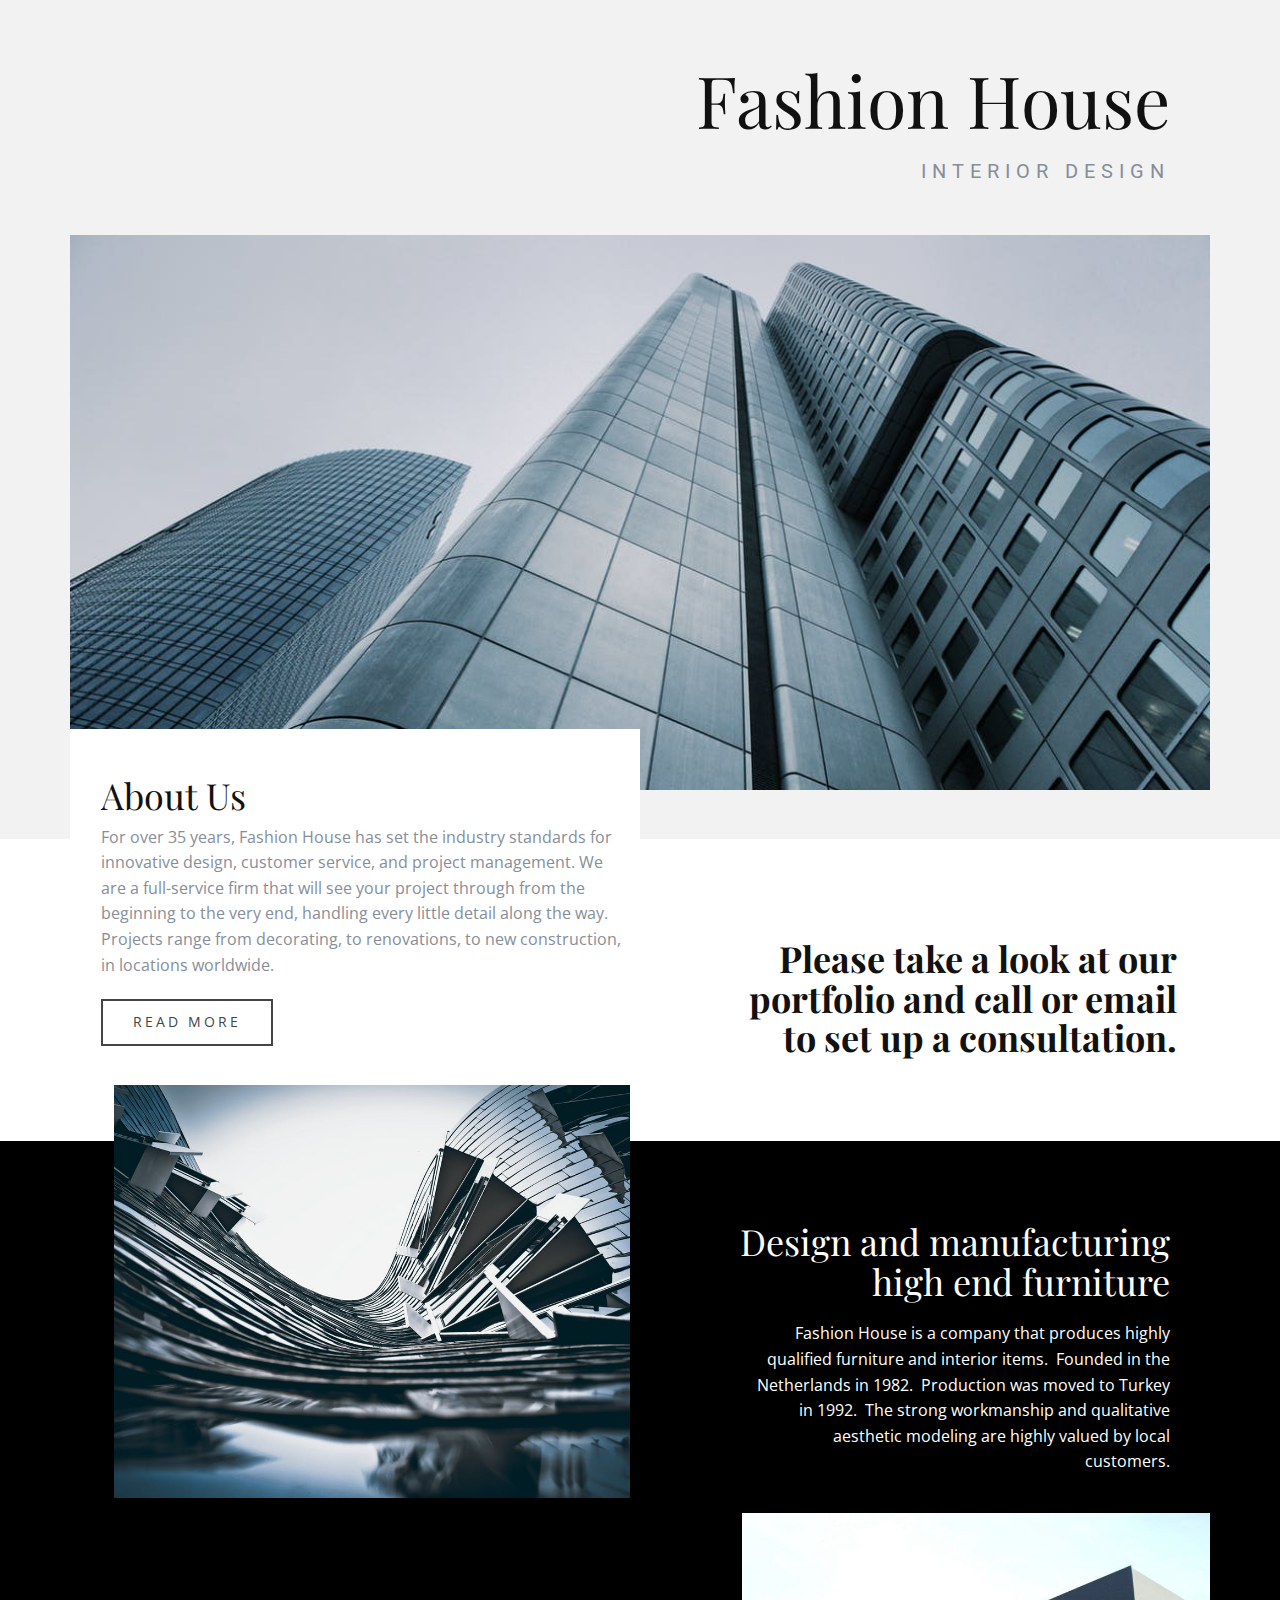
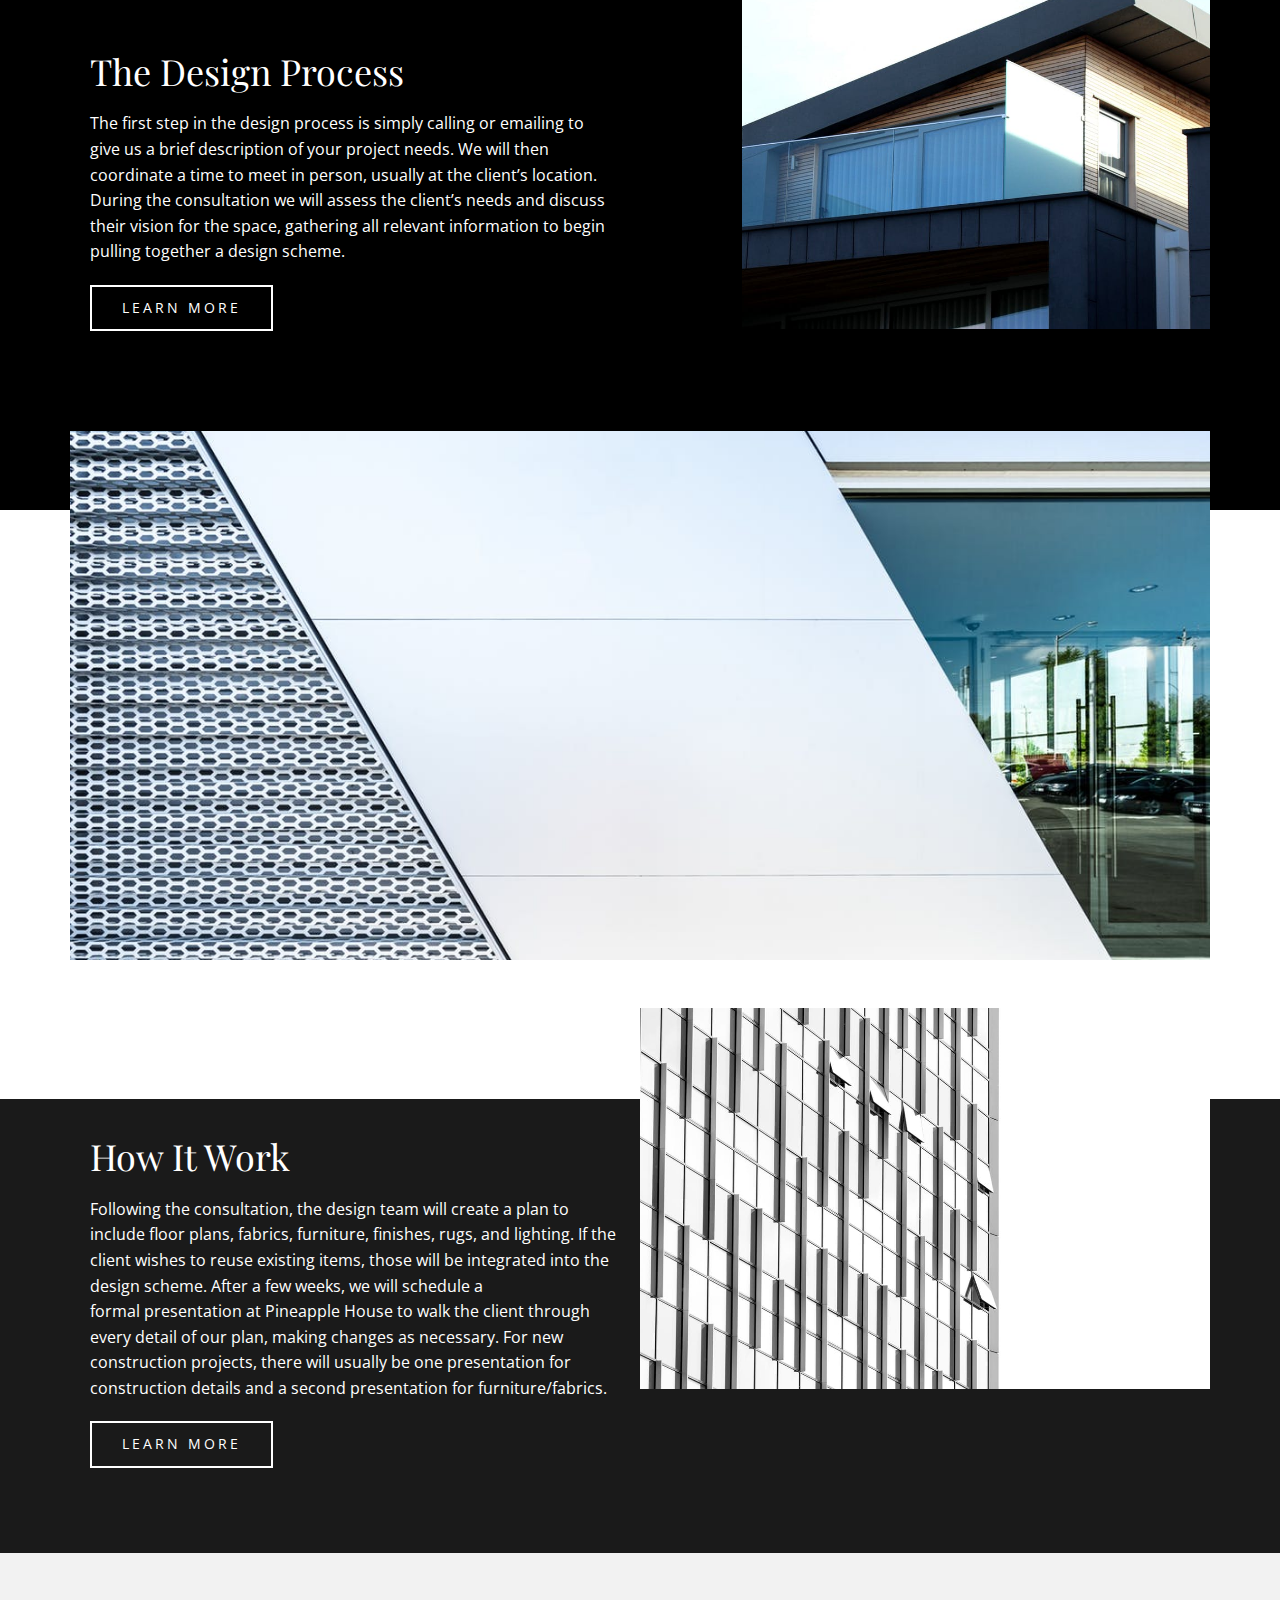
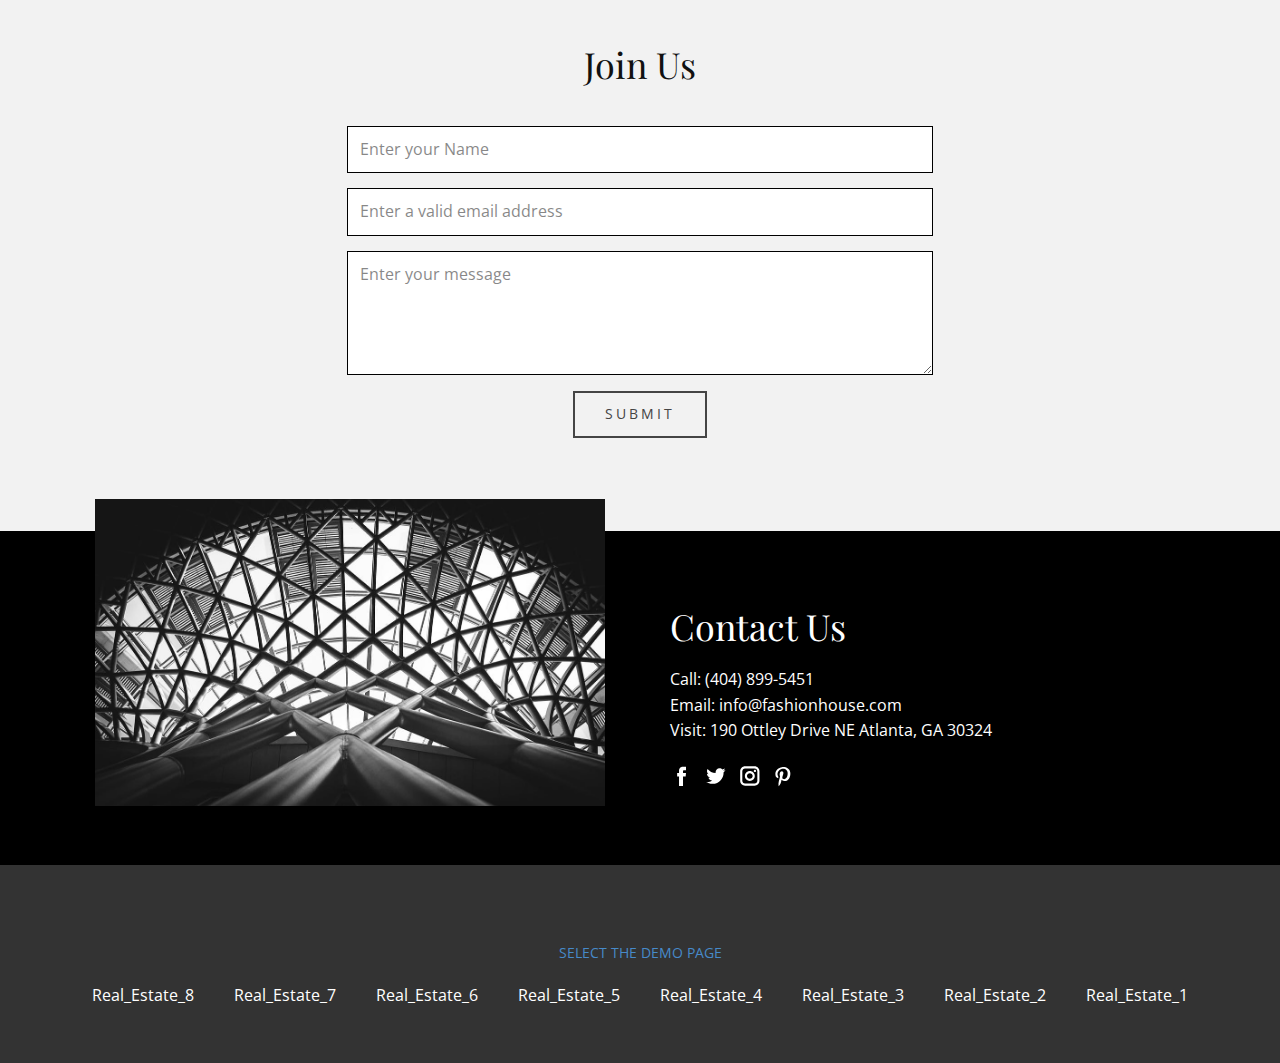
<file: Real_Estate_8.html>
<!DOCTYPE html>
<html style="font-size: 16px;">
  <head>
    <meta name="viewport" content="width=device-width, initial-scale=1.0">
    <meta charset="utf-8">
    <meta name="keywords" content="">
    <meta name="description" content="">
    <meta name="page_type" content="np-template-header-footer-from-plugin">
    <title>Real_Estate_8</title>
    <link rel="stylesheet" href="nicepage.css" media="screen">
<link rel="stylesheet" href="Real_Estate_8.css" media="screen">
    <script class="u-script" type="text/javascript" src="jquery.js" defer=""></script>
    <script class="u-script" type="text/javascript" src="nicepage.js" defer=""></script>
    <link id="u-theme-google-font" rel="stylesheet" href="https://fonts.googleapis.com/css?family=Roboto:100,100i,300,300i,400,400i,500,500i,700,700i,900,900i|Open+Sans:300,300i,400,400i,500,500i,600,600i,700,700i,800,800i">
    <link id="u-page-google-font" rel="stylesheet" href="https://fonts.googleapis.com/css?family=Playfair+Display:400,400i,500,500i,600,600i,700,700i,800,800i,900,900i">
    
    
    
    
    
    
    
    
    
    <script type="application/ld+json">{
		"@context": "http://schema.org",
		"@type": "Organization",
		"name": "Demo Page"
}</script>
    <meta name="theme-color" content="#478ac9">
    <meta property="og:title" content="Real_Estate_8">
    <meta property="og:description" content="">
    <meta property="og:type" content="website">
  </head>
  <body class="u-body u-xl-mode"> 
    <section class="u-clearfix u-grey-5 u-section-1" id="sec-c5b9">
      <div class="u-clearfix u-sheet u-sheet-1">
        <div class="u-align-right u-container-style u-group u-group-1">
          <div class="u-container-layout u-container-layout-1">
            <h1 class="u-custom-font u-font-playfair-display u-text u-title u-text-1">Fashion House</h1>
            <h5 class="u-text u-text-palette-5-dark-1 u-text-2">interior design</h5>
          </div>
        </div>
        <img src="images/pexelsphoto273209.jpeg" alt="" class="u-expanded-width u-image u-image-default u-image-1" data-image-width="1125" data-image-height="750">
      </div>
    </section>
    <section class="u-clearfix u-section-2" id="sec-2b0a">
      <div class="u-clearfix u-sheet u-sheet-1">
        <div class="u-clearfix u-expanded-width u-layout-wrap u-layout-wrap-1">
          <div class="u-layout">
            <div class="u-layout-row">
              <div class="u-container-style u-layout-cell u-left-cell u-size-30 u-white u-layout-cell-1">
                <div class="u-container-layout u-valign-middle u-container-layout-1">
                  <h2 class="u-custom-font u-font-playfair-display u-text u-text-1">About Us</h2>
                  <p class="u-text u-text-palette-5-dark-1 u-text-2">For over 35 years, Fashion House has set the industry standards for innovative design, customer service, and project management. We are a full-service firm that will see your project through from the beginning to the very
                                    end, handling every little detail along the way. Projects range from decorating, to renovations, to new construction, in locations worldwide.</p>
                  <a href="https://nicepage.com/c/pricing-website-templates" class="u-border-2 u-border-grey-dark-1 u-btn u-button-style u-btn-1">read more</a>
                </div>
              </div>
              <div class="u-align-right u-container-style u-layout-cell u-right-cell u-size-30 u-layout-cell-2">
                <div class="u-container-layout u-container-layout-2">
                  <h2 class="u-custom-font u-font-playfair-display u-text u-text-3">Please take a look at our portfolio and call or email to set up a consultation.</h2>
                </div>
              </div>
            </div>
          </div>
        </div>
      </div>
    </section>
    <section class="u-black u-clearfix u-section-3" id="sec-ba8d">
      <div class="u-clearfix u-sheet u-sheet-1">
        <div class="u-clearfix u-expanded-width u-gutter-20 u-layout-wrap u-layout-wrap-1">
          <div class="u-layout">
            <div class="u-layout-row">
              <div class="u-container-style u-layout-cell u-left-cell u-size-30 u-layout-cell-1">
                <div class="u-container-layout"></div>
              </div>
              <div class="u-align-right u-container-style u-layout-cell u-right-cell u-size-30 u-layout-cell-2">
                <div class="u-container-layout u-valign-middle-lg u-valign-middle-sm u-valign-middle-xl u-valign-middle-xs u-container-layout-2">
                  <h2 class="u-custom-font u-font-playfair-display u-text u-text-1">Design and manufacturing high end furniture</h2>
                  <p class="u-text u-text-2">Fashion House is a company that produces highly qualified furniture and interior items.&nbsp; Founded in the Netherlands in 1982.&nbsp; Production was moved to Turkey in 1992.&nbsp; The strong workmanship and qualitative
                                    aesthetic modeling are highly valued by local customers.</p>
                </div>
              </div>
            </div>
          </div>
        </div>
        <img class="u-image u-image-1" src="images/pexelsphoto258164.jpeg">
      </div>
    </section>
    <section class="u-black u-clearfix u-section-4" id="carousel_9f74">
      <div class="u-clearfix u-sheet u-sheet-1">
        <div class="u-clearfix u-expanded-width u-gutter-20 u-layout-wrap u-layout-wrap-1">
          <div class="u-layout">
            <div class="u-layout-row">
              <div class="u-container-style u-layout-cell u-left-cell u-size-30 u-layout-cell-1">
                <div class="u-container-layout u-valign-middle u-container-layout-1">
                  <h2 class="u-custom-font u-font-playfair-display u-text u-text-1">The Design Process</h2>
                  <p class="u-text u-text-2">The first step in the design process is simply calling or emailing to give us a brief description of your project needs. We will then coordinate a time to meet in person, usually at the client’s location. During the&nbsp;consultation&nbsp;we
                                    will assess the client’s needs and discuss their vision for the space, gathering all relevant information to begin pulling together a design scheme.</p>
                  <a href="https://nicepage.com/wordpress-website-builder" class="u-border-2 u-border-white u-btn u-button-style u-btn-1">learn more</a>
                </div>
              </div>
              <div class="u-container-style u-layout-cell u-right-cell u-size-30 u-layout-cell-2">
                <div class="u-container-layout">
                  <img class="u-expanded-width-xs u-image u-image-1" src="images/pexelsphoto323772.jpeg">
                </div>
              </div>
            </div>
          </div>
        </div>
      </div>
    </section>
    <section class="u-clearfix u-section-5" id="sec-4365">
      <div class="u-clearfix u-sheet u-sheet-1">
        <img src="images/pexelsphoto305814.jpeg" alt="" class="u-expanded-width u-image u-image-default u-image-1">
      </div>
    </section>
    <section class="u-clearfix u-grey-90 u-section-6" id="sec-259f">
      <div class="u-clearfix u-sheet u-sheet-1">
        <div class="u-clearfix u-expanded-width u-layout-wrap u-layout-wrap-1">
          <div class="u-layout">
            <div class="u-layout-row">
              <div class="u-container-style u-layout-cell u-left-cell u-size-30 u-layout-cell-1">
                <div class="u-container-layout u-valign-middle u-container-layout-1">
                  <h2 class="u-custom-font u-font-playfair-display u-text u-text-1">How It Work</h2>
                  <p class="u-text u-text-2">Following the consultation, the design team will create a plan to include floor plans, fabrics, furniture, finishes, rugs, and lighting. If the client wishes to reuse existing items, those will be integrated into the design
                                    scheme. After a few weeks, we will schedule a formal&nbsp;presentation&nbsp;at Pineapple House to walk the client through every detail of our plan, making changes as necessary. For new construction projects, there will
                                    usually be one presentation for construction details and a second presentation for furniture/fabrics.</p>
                  <a href="https://nicepage.com/website-design" class="u-border-2 u-border-white u-btn u-button-style u-btn-1">learn more</a>
                </div>
              </div>
              <div class="u-container-style u-layout-cell u-right-cell u-size-30 u-layout-cell-2">
                <div class="u-container-layout">
                  <img class="u-expanded-width u-image u-image-1" src="images/pexelsphoto462335.jpeg">
                </div>
              </div>
            </div>
          </div>
        </div>
      </div>
    </section>
    <section class="u-clearfix u-grey-5 u-section-7" id="sec-f8fb">
      <div class="u-clearfix u-sheet u-sheet-1">
        <div class="u-align-center u-container-style u-expanded-width-md u-expanded-width-sm u-expanded-width-xs u-group u-group-1">
          <div class="u-container-layout u-valign-middle-lg u-valign-middle-md u-valign-middle-xl u-valign-middle-xs">
            <h2 class="u-custom-font u-font-playfair-display u-text u-text-1">Join Us</h2>
            <div class="u-form u-form-1">
              <form action="#" method="POST" class="u-block-7ece-7 u-clearfix u-form-spacing-15 u-form-vertical u-inner-form" source="email"><!-- hidden inputs for siteId and pageId -->
                <div class="u-form-group u-form-name">
                  <label for="name-8a56" class="u-form-control-hidden u-label">Name</label>
                  <input type="text" placeholder="Enter your Name" id="name-8a56" name="name" class="u-border-1 u-border-black u-input u-input-rectangle u-white" required="">
                </div><!-- always visible -->
                <div class="u-form-email u-form-group">
                  <label for="email-8a56" class="u-form-control-hidden u-label">Email</label>
                  <input type="email" placeholder="Enter a valid email address" id="email-8a56" name="email" class="u-border-1 u-border-black u-input u-input-rectangle u-white" required="">
                </div>
                <div class="u-form-group u-form-message">
                  <label for="message-8a56" class="u-form-control-hidden u-label">Message</label>
                  <textarea placeholder="Enter your message" rows="4" cols="50" id="message-8a56" name="message" class="u-border-1 u-border-black u-input u-input-rectangle u-white" required=""></textarea>
                </div>
                <div class="u-align-center u-form-group u-form-submit u-form-group-4">
                  <a href="#" class="u-border-2 u-border-grey-dark-1 u-btn u-btn-submit u-button-style u-btn-1">Submit</a>
                  <input type="submit" value="submit" class="u-border-black u-form-control-hidden">
                </div>
                <div class="u-form-send-message u-form-send-success"> Thank you! Your message has been sent. </div>
                <div class="u-form-send-error u-form-send-message"> Unable to send your message. Please fix errors then try again. </div>
                <input type="hidden" value="" name="recaptchaResponse">
              </form>
            </div>
          </div>
        </div>
      </div>
    </section>
    <section class="u-black u-clearfix u-section-8" id="sec-7d97">
      <div class="u-clearfix u-sheet u-sheet-1">
        <div class="u-clearfix u-expanded-width u-gutter-20 u-layout-wrap u-layout-wrap-1">
          <div class="u-layout">
            <div class="u-layout-row">
              <div class="u-align-left u-container-style u-layout-cell u-left-cell u-size-30 u-layout-cell-1">
                <div class="u-container-layout">
                  <img class="u-image u-image-1" src="images/pexelsphoto175771.jpeg">
                </div>
              </div>
              <div class="u-align-center-sm u-align-center-xs u-align-left-lg u-align-left-md u-align-left-xl u-container-style u-layout-cell u-right-cell u-size-30 u-layout-cell-2">
                <div class="u-container-layout u-valign-middle u-container-layout-2">
                  <h2 class="u-custom-font u-font-playfair-display u-text u-text-1">Contact Us</h2>
                  <p class="u-text u-text-2">Call: (404) 899-5451 <br>Email: info@fashionhouse.com <br>Visit: 190 Ottley Drive NE Atlanta, GA 30324
                  </p>
                  <div class="u-social-icons u-spacing-10 u-social-icons-1">
                    <a class="u-social-url" target="_blank" href=""><span class="u-icon u-icon-circle u-social-facebook u-social-icon u-icon-1"><svg class="u-svg-link" preserveAspectRatio="xMidYMin slice" viewBox="0 0 112.2 112.2"><use xmlns:xlink="http://www.w3.org/1999/xlink" xlink:href="#svg-10bf"></use></svg><svg x="0px" y="0px" viewBox="0 0 112.2 112.2" enable-background="new 0 0 112.2 112.2" xml:space="preserve" id="svg-10bf" class="u-svg-content"><path d="M75.5,28.8H65.4c-1.5,0-4,0.9-4,4.3v9.4h13.9l-1.5,15.8H61.4v45.1H42.8V58.3h-8.8V42.4h8.8V32.2 c0-7.4,3.4-18.8,18.8-18.8h13.8v15.4H75.5z"></path></svg></span>
                    </a>
                    <a class="u-social-url" target="_blank" href=""><span class="u-icon u-icon-circle u-social-icon u-social-twitter u-icon-2"><svg class="u-svg-link" preserveAspectRatio="xMidYMin slice" viewBox="0 0 112.2 112.2"><use xmlns:xlink="http://www.w3.org/1999/xlink" xlink:href="#svg-eb04"></use></svg><svg x="0px" y="0px" viewBox="0 0 112.2 112.2" enable-background="new 0 0 112.2 112.2" xml:space="preserve" id="svg-eb04" class="u-svg-content"><path d="M92.2,38.2c0,0.8,0,1.6,0,2.3c0,24.3-18.6,52.4-52.6,52.4c-10.6,0.1-20.2-2.9-28.5-8.2 c1.4,0.2,2.9,0.2,4.4,0.2c8.7,0,16.7-2.9,23-7.9c-8.1-0.2-14.9-5.5-17.3-12.8c1.1,0.2,2.4,0.2,3.4,0.2c1.6,0,3.3-0.2,4.8-0.7 c-8.4-1.6-14.9-9.2-14.9-18c0-0.2,0-0.2,0-0.2c2.5,1.4,5.4,2.2,8.4,2.3c-5-3.3-8.3-8.9-8.3-15.4c0-3.4,1-6.5,2.5-9.2 c9.1,11.1,22.7,18.5,38,19.2c-0.2-1.4-0.4-2.8-0.4-4.3c0.1-10,8.3-18.2,18.5-18.2c5.4,0,10.1,2.2,13.5,5.7c4.3-0.8,8.1-2.3,11.7-4.5 c-1.4,4.3-4.3,7.9-8.1,10.1c3.7-0.4,7.3-1.4,10.6-2.9C98.9,32.3,95.7,35.5,92.2,38.2z"></path></svg></span>
                    </a>
                    <a class="u-social-url" target="_blank" href=""><span class="u-icon u-icon-circle u-social-icon u-social-instagram u-icon-3"><svg class="u-svg-link" preserveAspectRatio="xMidYMin slice" viewBox="0 0 112.2 112.2"><use xmlns:xlink="http://www.w3.org/1999/xlink" xlink:href="#svg-8efa"></use></svg><svg x="0px" y="0px" viewBox="0 0 112.2 112.2" enable-background="new 0 0 112.2 112.2" xml:space="preserve" id="svg-8efa" class="u-svg-content"><path d="M55.9,32.9c-12.8,0-23.2,10.4-23.2,23.2s10.4,23.2,23.2,23.2s23.2-10.4,23.2-23.2S68.7,32.9,55.9,32.9z M55.9,69.4c-7.4,0-13.3-6-13.3-13.3c-0.1-7.4,6-13.3,13.3-13.3s13.3,6,13.3,13.3C69.3,63.5,63.3,69.4,55.9,69.4z"></path><path d="M79.7,26.8c-3,0-5.4,2.5-5.4,5.4s2.5,5.4,5.4,5.4c3,0,5.4-2.5,5.4-5.4S82.7,26.8,79.7,26.8z"></path><path d="M78.2,11H33.5C21,11,10.8,21.3,10.8,33.7v44.7c0,12.6,10.2,22.8,22.7,22.8h44.7c12.6,0,22.7-10.2,22.7-22.7 V33.7C100.8,21.1,90.6,11,78.2,11z M91,78.4c0,7.1-5.8,12.8-12.8,12.8H33.5c-7.1,0-12.8-5.8-12.8-12.8V33.7 c0-7.1,5.8-12.8,12.8-12.8h44.7c7.1,0,12.8,5.8,12.8,12.8V78.4z"></path></svg></span>
                    </a>
                    <a class="u-social-url" target="_blank" href=""><span class="u-icon u-icon-circle u-social-icon u-social-pinterest u-icon-4"><svg class="u-svg-link" preserveAspectRatio="xMidYMin slice" viewBox="0 0 112.2 112.2"><use xmlns:xlink="http://www.w3.org/1999/xlink" xlink:href="#svg-199d"></use></svg><svg x="0px" y="0px" viewBox="0 0 112.2 112.2" enable-background="new 0 0 112.2 112.2" xml:space="preserve" id="svg-199d" class="u-svg-content"><path d="M61.9,79.8c-5.5-0.3-7.8-3.1-12-5.8c-2.3,12.4-5.4,24.3-13.8,30.5c-2.6-18.7,3.8-32.8,6.9-47.7 c-5.1-8.7,0.7-26.2,11.5-21.9c13.5,5.4-11.6,32.3,5.1,35.7c17.6,3.5,24.7-30.5,13.8-41.4c-15.7-16.1-45.7-0.5-42,22.3 c0.9,5.6,6.7,7.2,2.3,15c-10.1-2.2-13-10.2-12.7-20.7c0.6-17.3,15.5-29.3,30.5-31.1c19-2.2,36.8,6.9,39.2,24.7 C93.4,59.5,82.3,81.3,61.9,79.8z"></path></svg></span>
                    </a>
                  </div>
                </div>
              </div>
            </div>
          </div>
        </div>
      </div>
    </section>
    
    
    <footer class="u-align-center u-clearfix u-footer u-grey-80 u-footer" id="sec-ebb9"><div class="u-clearfix u-sheet u-sheet-1">
        <p class="u-small-text u-text u-text-variant u-text-1">
          <a href="Page-1.html" data-page-id="872828826" class="u-active-none u-border-none u-btn u-button-link u-button-style u-hover-none u-none u-text-palette-1-base u-btn-1">SELECT THE DEMO PAGE</a>
        </p>
        <nav class="u-menu u-menu-dropdown u-offcanvas u-menu-1">
          <div class="menu-collapse">
            <a class="u-button-style u-nav-link" href="#">
              <svg class="u-svg-link" viewBox="0 0 24 24"><use xmlns:xlink="http://www.w3.org/1999/xlink" xlink:href="#svg-285d"></use></svg>
              <svg class="u-svg-content" version="1.1" id="svg-285d" viewBox="0 0 16 16" x="0px" y="0px" xmlns:xlink="http://www.w3.org/1999/xlink" xmlns="http://www.w3.org/2000/svg"><g><rect y="1" width="16" height="2"></rect><rect y="7" width="16" height="2"></rect><rect y="13" width="16" height="2"></rect>
</g></svg>
            </a>
          </div>
          <div class="u-custom-menu u-nav-container">
            <ul class="u-nav u-unstyled"><li class="u-nav-item"><a class="u-button-style u-nav-link" href="Real_Estate_8.html">Real_Estate_8</a>
</li><li class="u-nav-item"><a class="u-button-style u-nav-link" href="Real_Estate_7.html">Real_Estate_7</a>
</li><li class="u-nav-item"><a class="u-button-style u-nav-link" href="Real_Estate_6.html">Real_Estate_6</a>
</li><li class="u-nav-item"><a class="u-button-style u-nav-link" href="Real_Estate_5.html">Real_Estate_5</a>
</li><li class="u-nav-item"><a class="u-button-style u-nav-link" href="Real_Estate_4.html">Real_Estate_4</a>
</li><li class="u-nav-item"><a class="u-button-style u-nav-link" href="Real_Estate_3.html">Real_Estate_3</a>
</li><li class="u-nav-item"><a class="u-button-style u-nav-link" href="Real_Estate_2.html">Real_Estate_2</a>
</li><li class="u-nav-item"><a class="u-button-style u-nav-link" href="Real_Estate_1.html">Real_Estate_1</a>
</li></ul>
          </div>
          <div class="u-custom-menu u-nav-container-collapse">
            <div class="u-black u-container-style u-inner-container-layout u-opacity u-opacity-95 u-sidenav">
              <div class="u-inner-container-layout u-sidenav-overflow">
                <div class="u-menu-close"></div>
                <ul class="u-align-center u-nav u-popupmenu-items u-unstyled u-nav-2"><li class="u-nav-item"><a class="u-button-style u-nav-link" href="Real_Estate_8.html">Real_Estate_8</a>
</li><li class="u-nav-item"><a class="u-button-style u-nav-link" href="Real_Estate_7.html">Real_Estate_7</a>
</li><li class="u-nav-item"><a class="u-button-style u-nav-link" href="Real_Estate_6.html">Real_Estate_6</a>
</li><li class="u-nav-item"><a class="u-button-style u-nav-link" href="Real_Estate_5.html">Real_Estate_5</a>
</li><li class="u-nav-item"><a class="u-button-style u-nav-link" href="Real_Estate_4.html">Real_Estate_4</a>
</li><li class="u-nav-item"><a class="u-button-style u-nav-link" href="Real_Estate_3.html">Real_Estate_3</a>
</li><li class="u-nav-item"><a class="u-button-style u-nav-link" href="Real_Estate_2.html">Real_Estate_2</a>
</li><li class="u-nav-item"><a class="u-button-style u-nav-link" href="Real_Estate_1.html">Real_Estate_1</a>
</li></ul>
              </div>
            </div>
            <div class="u-black u-menu-overlay u-opacity u-opacity-70"></div>
          </div>
        </nav>
      </div></footer>
  </body>
</html>
</file>
